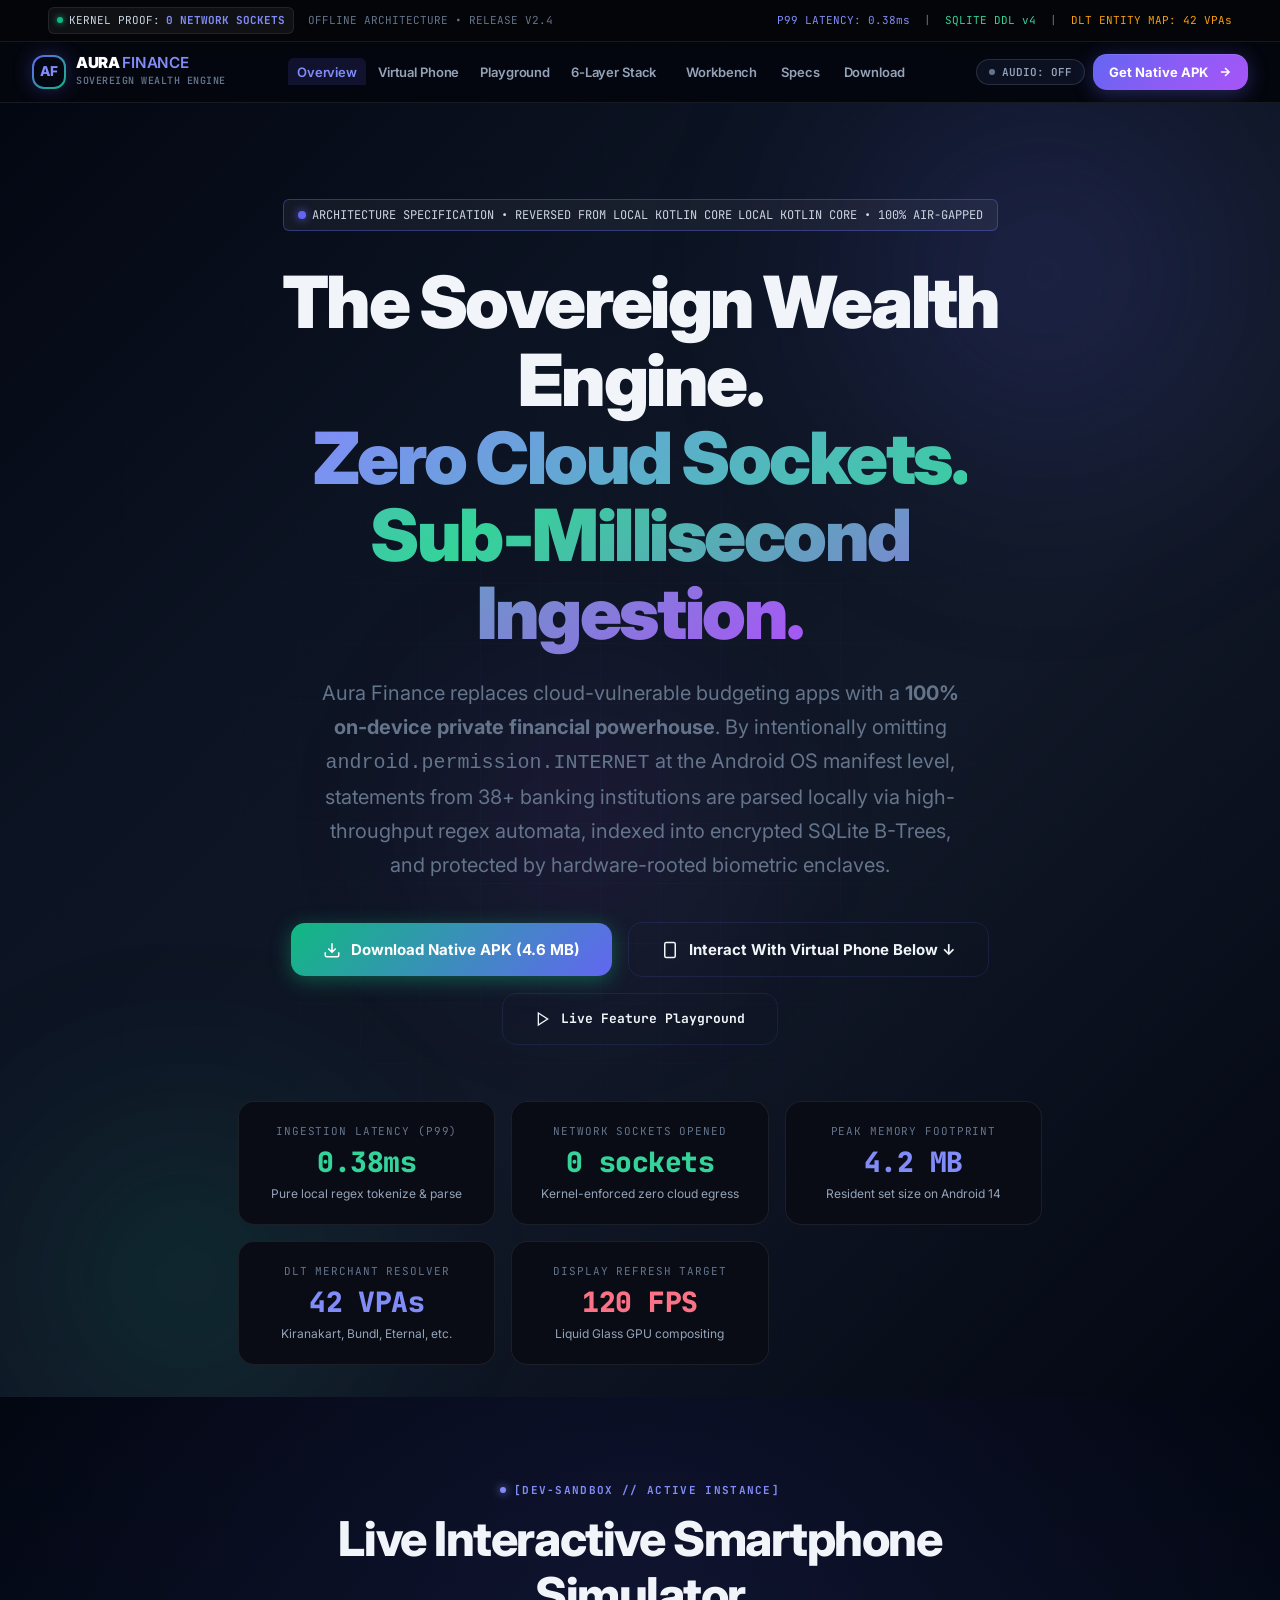
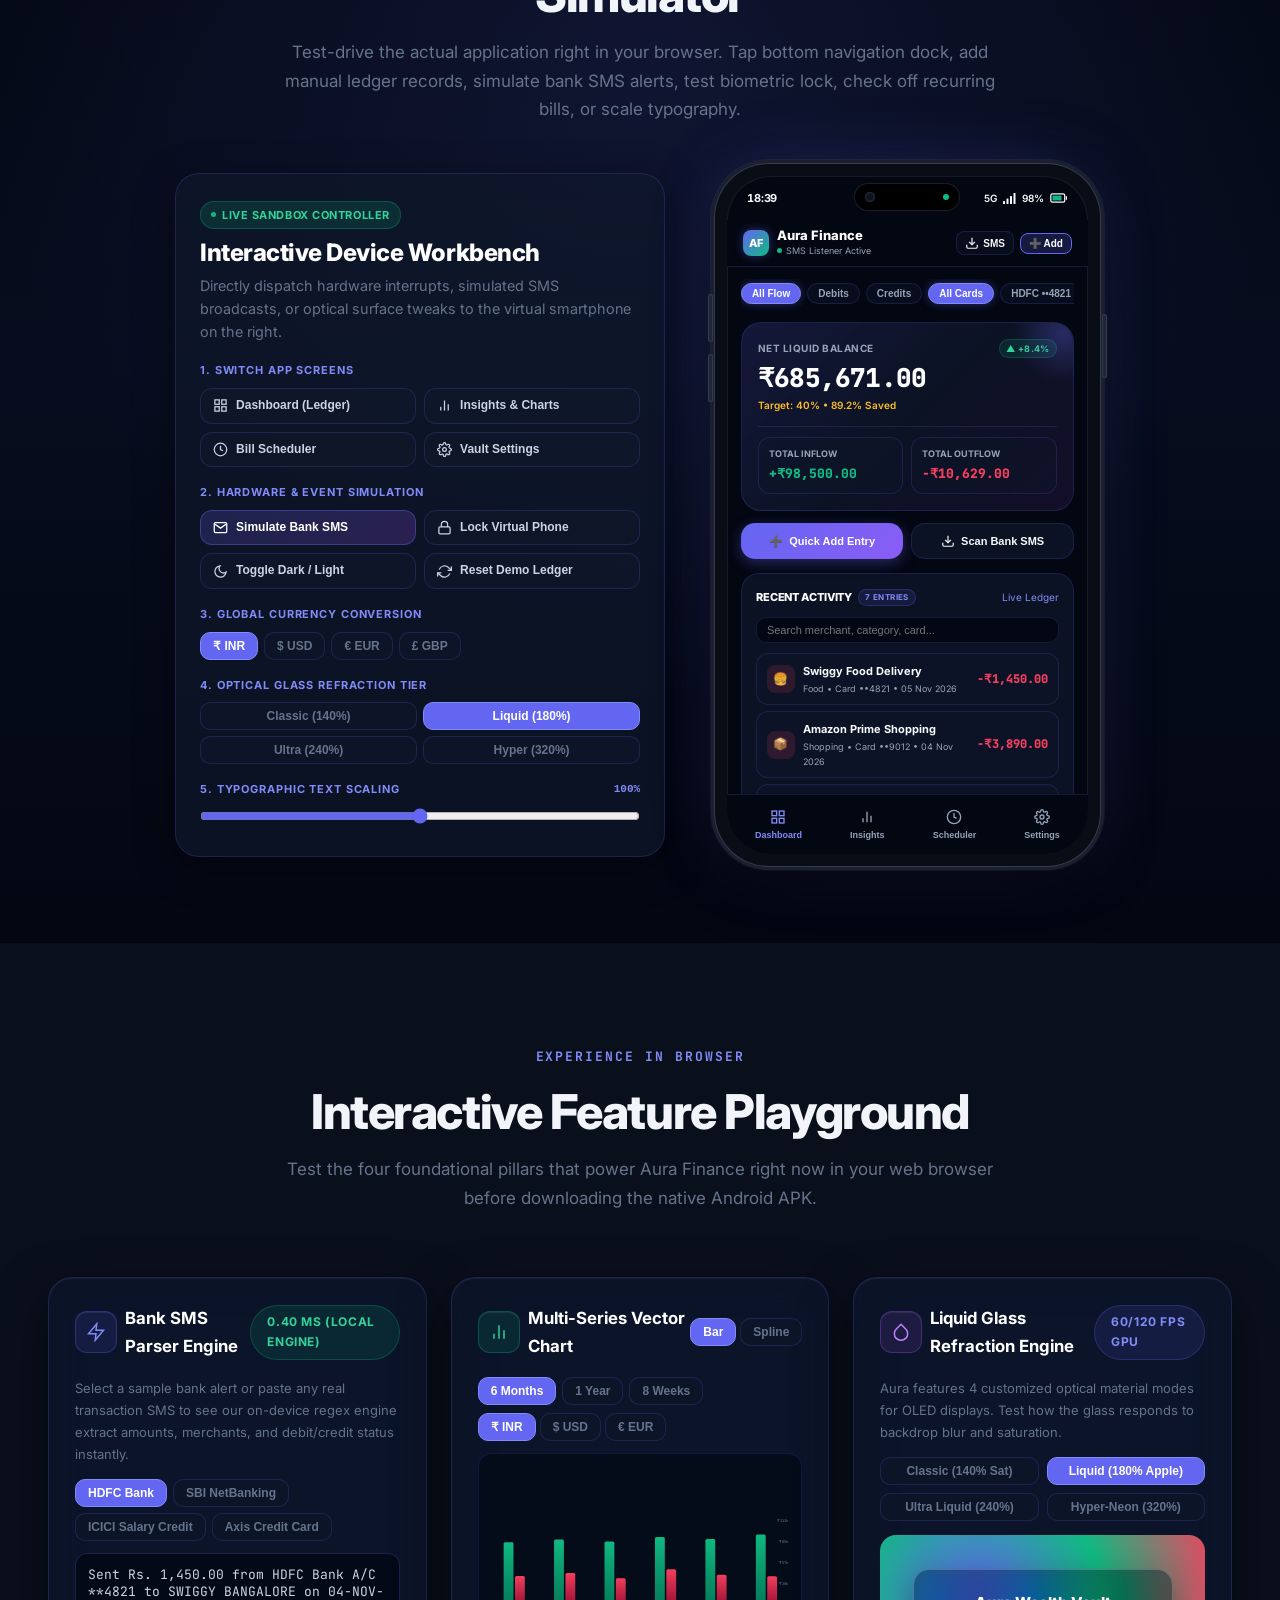
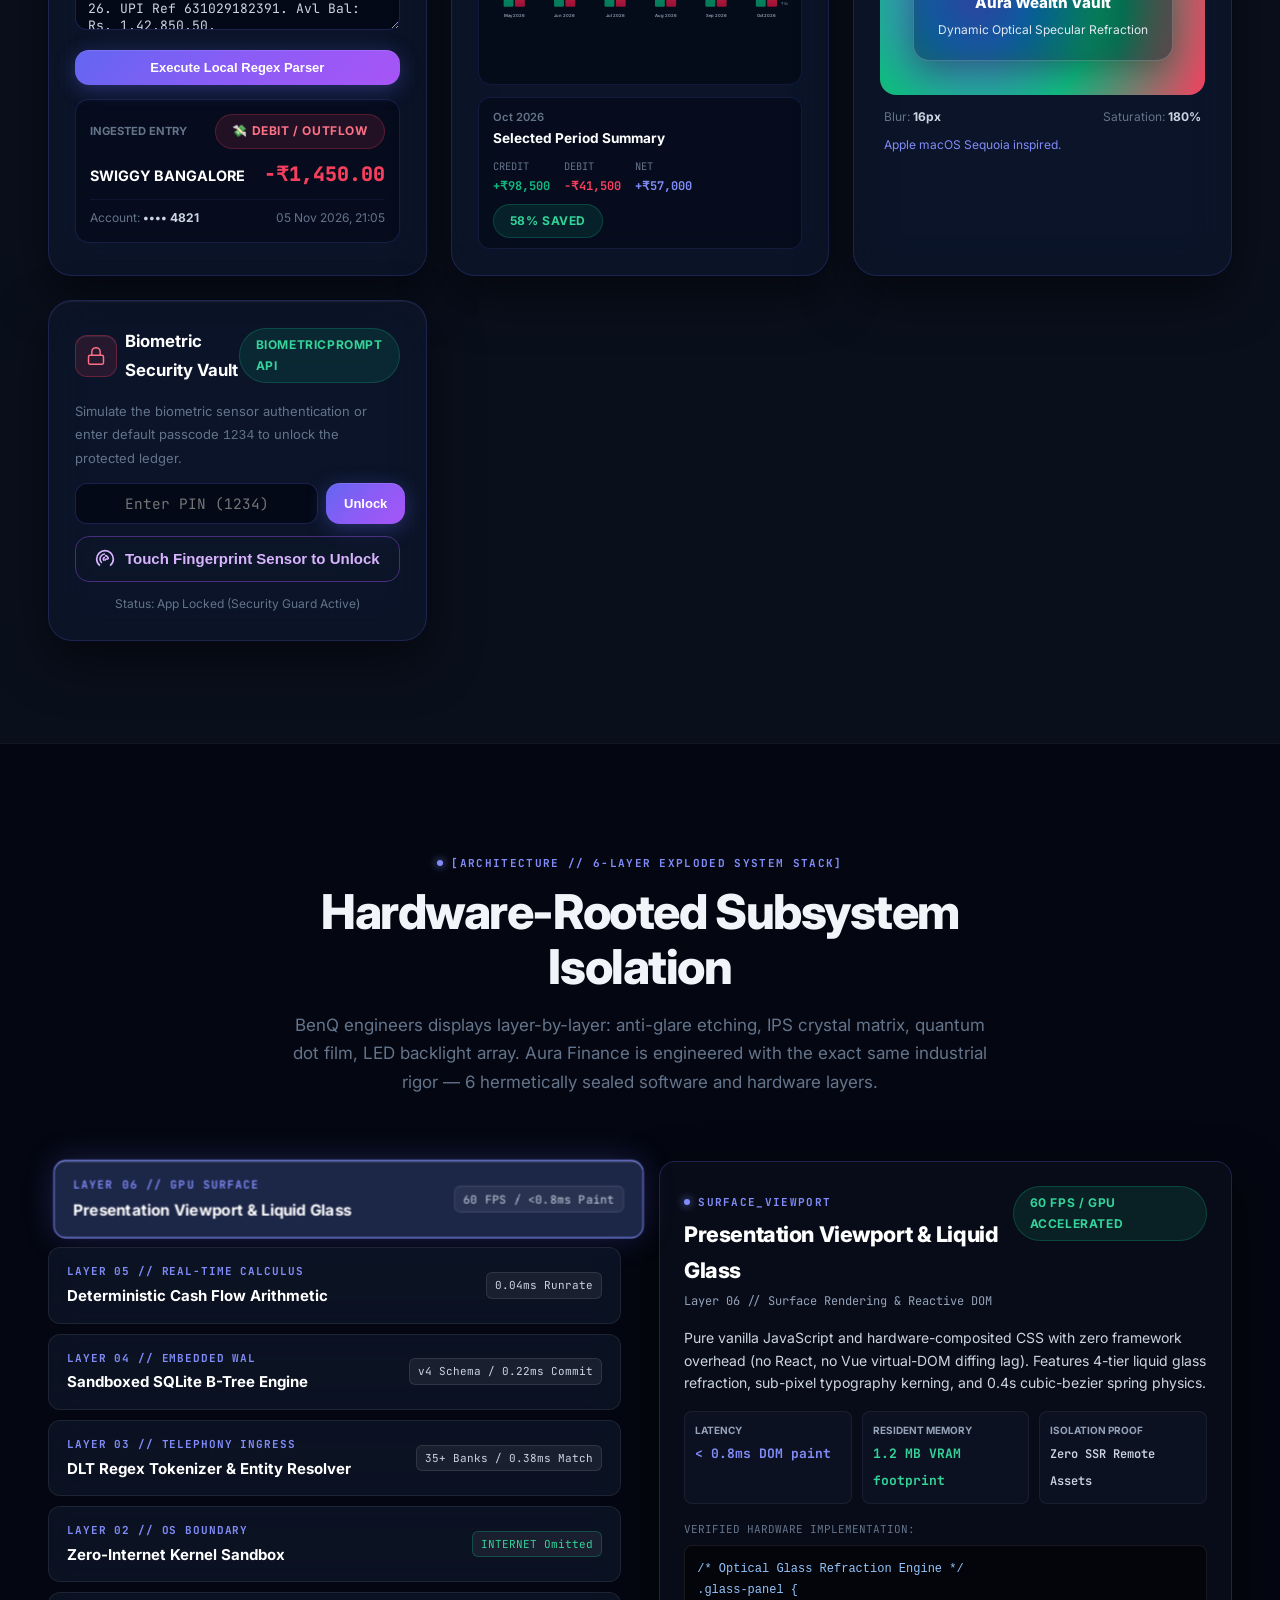
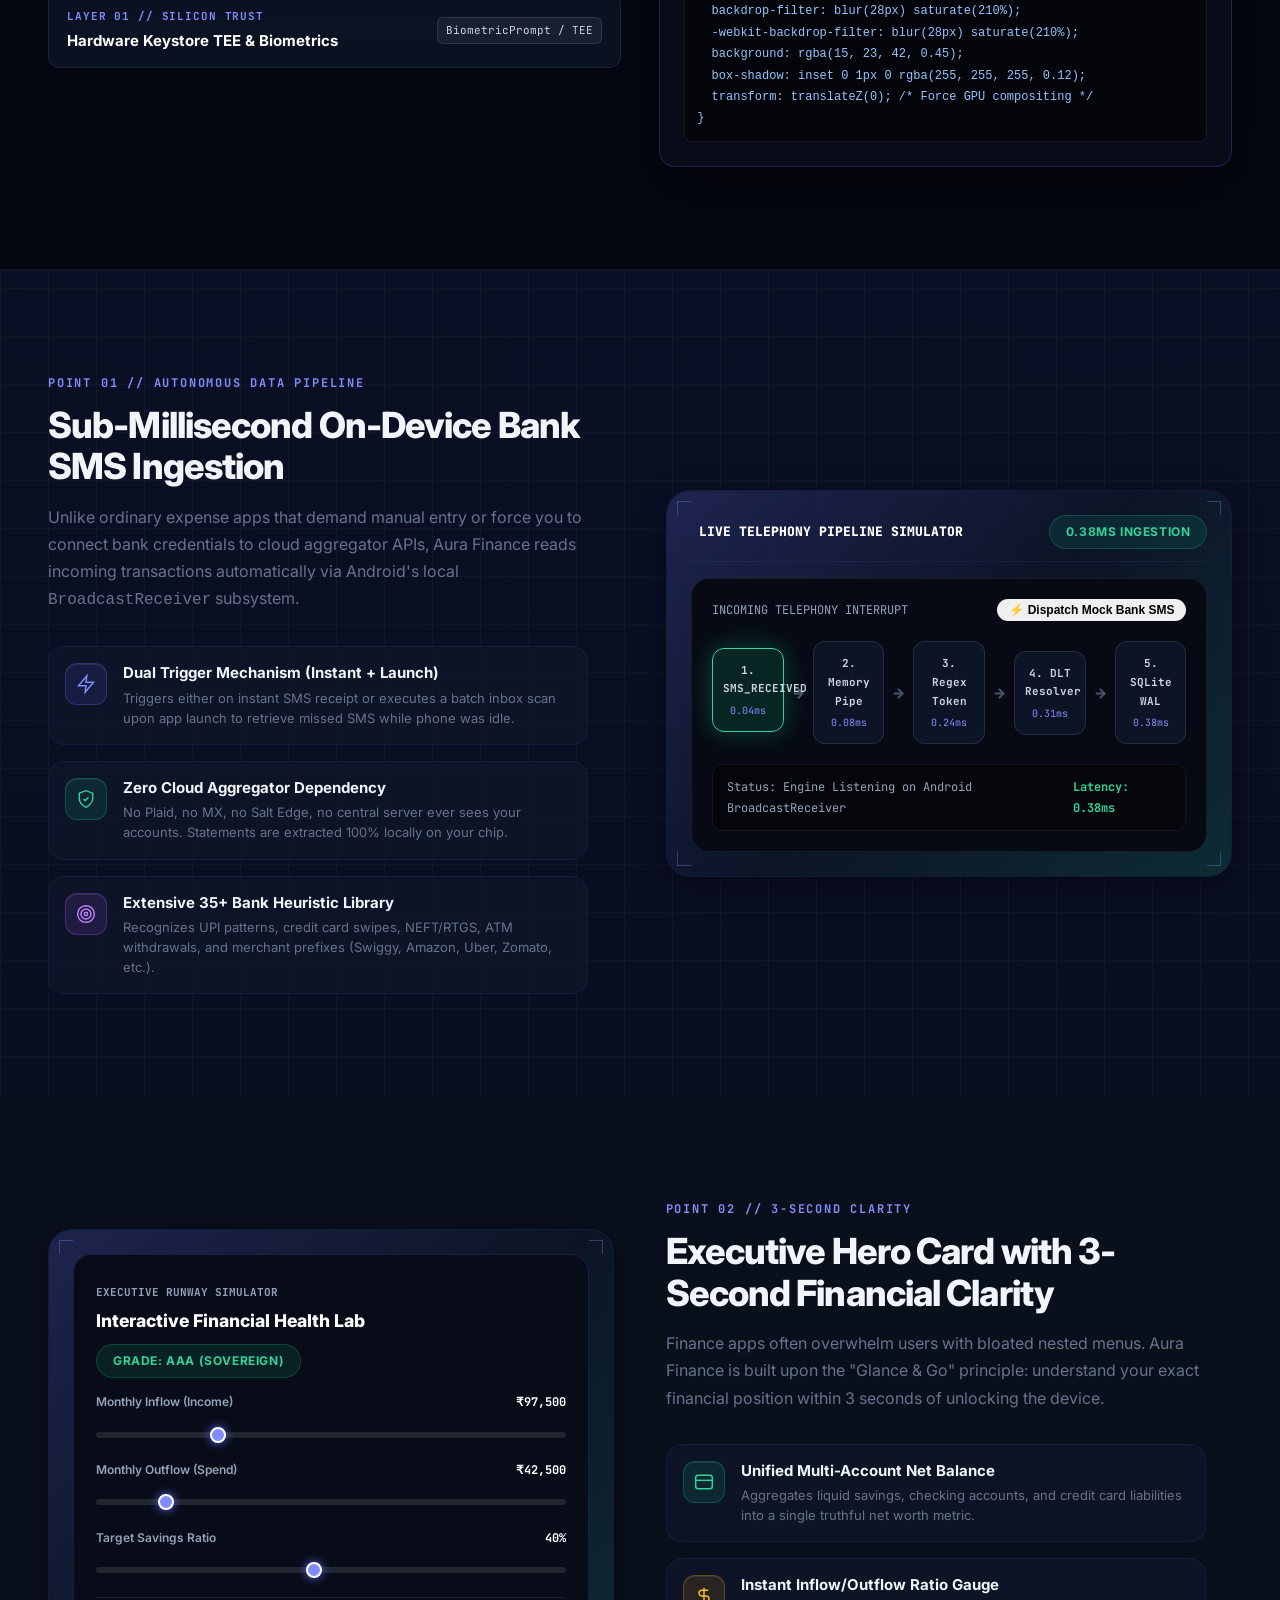
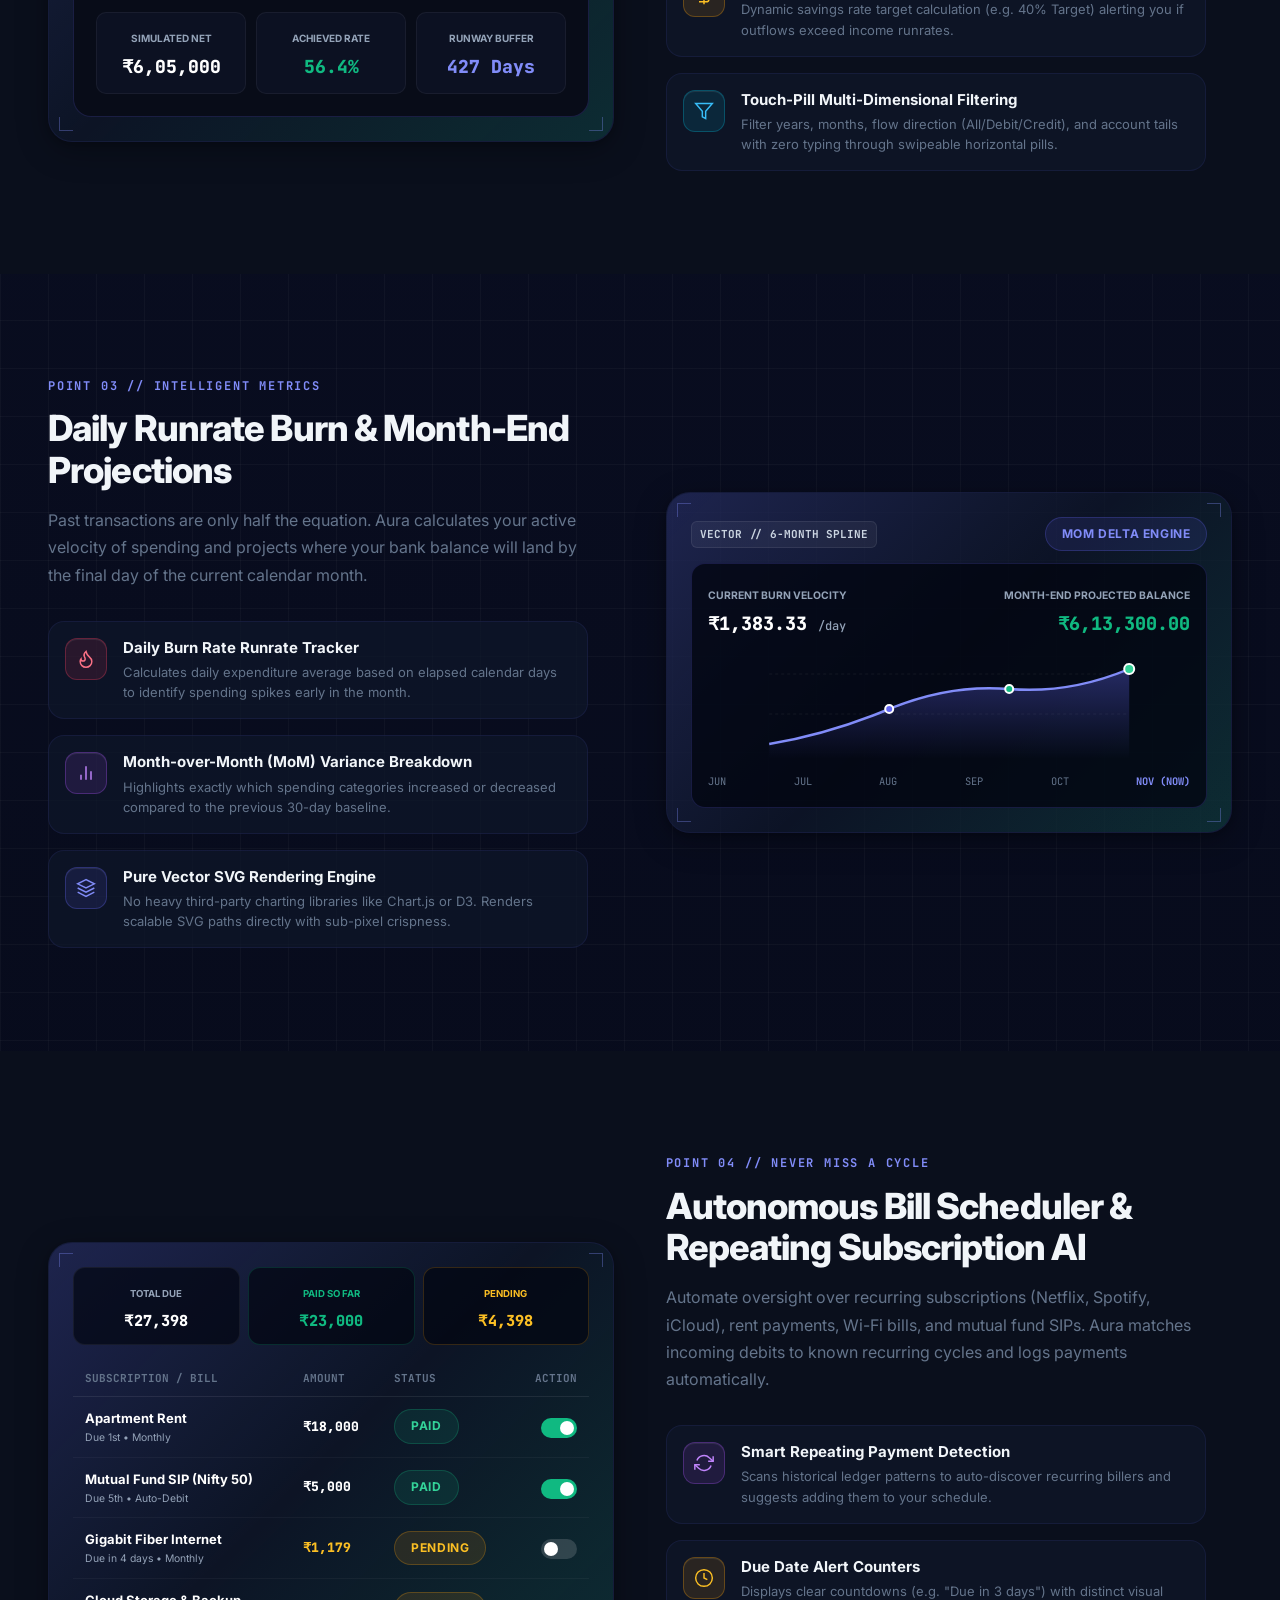
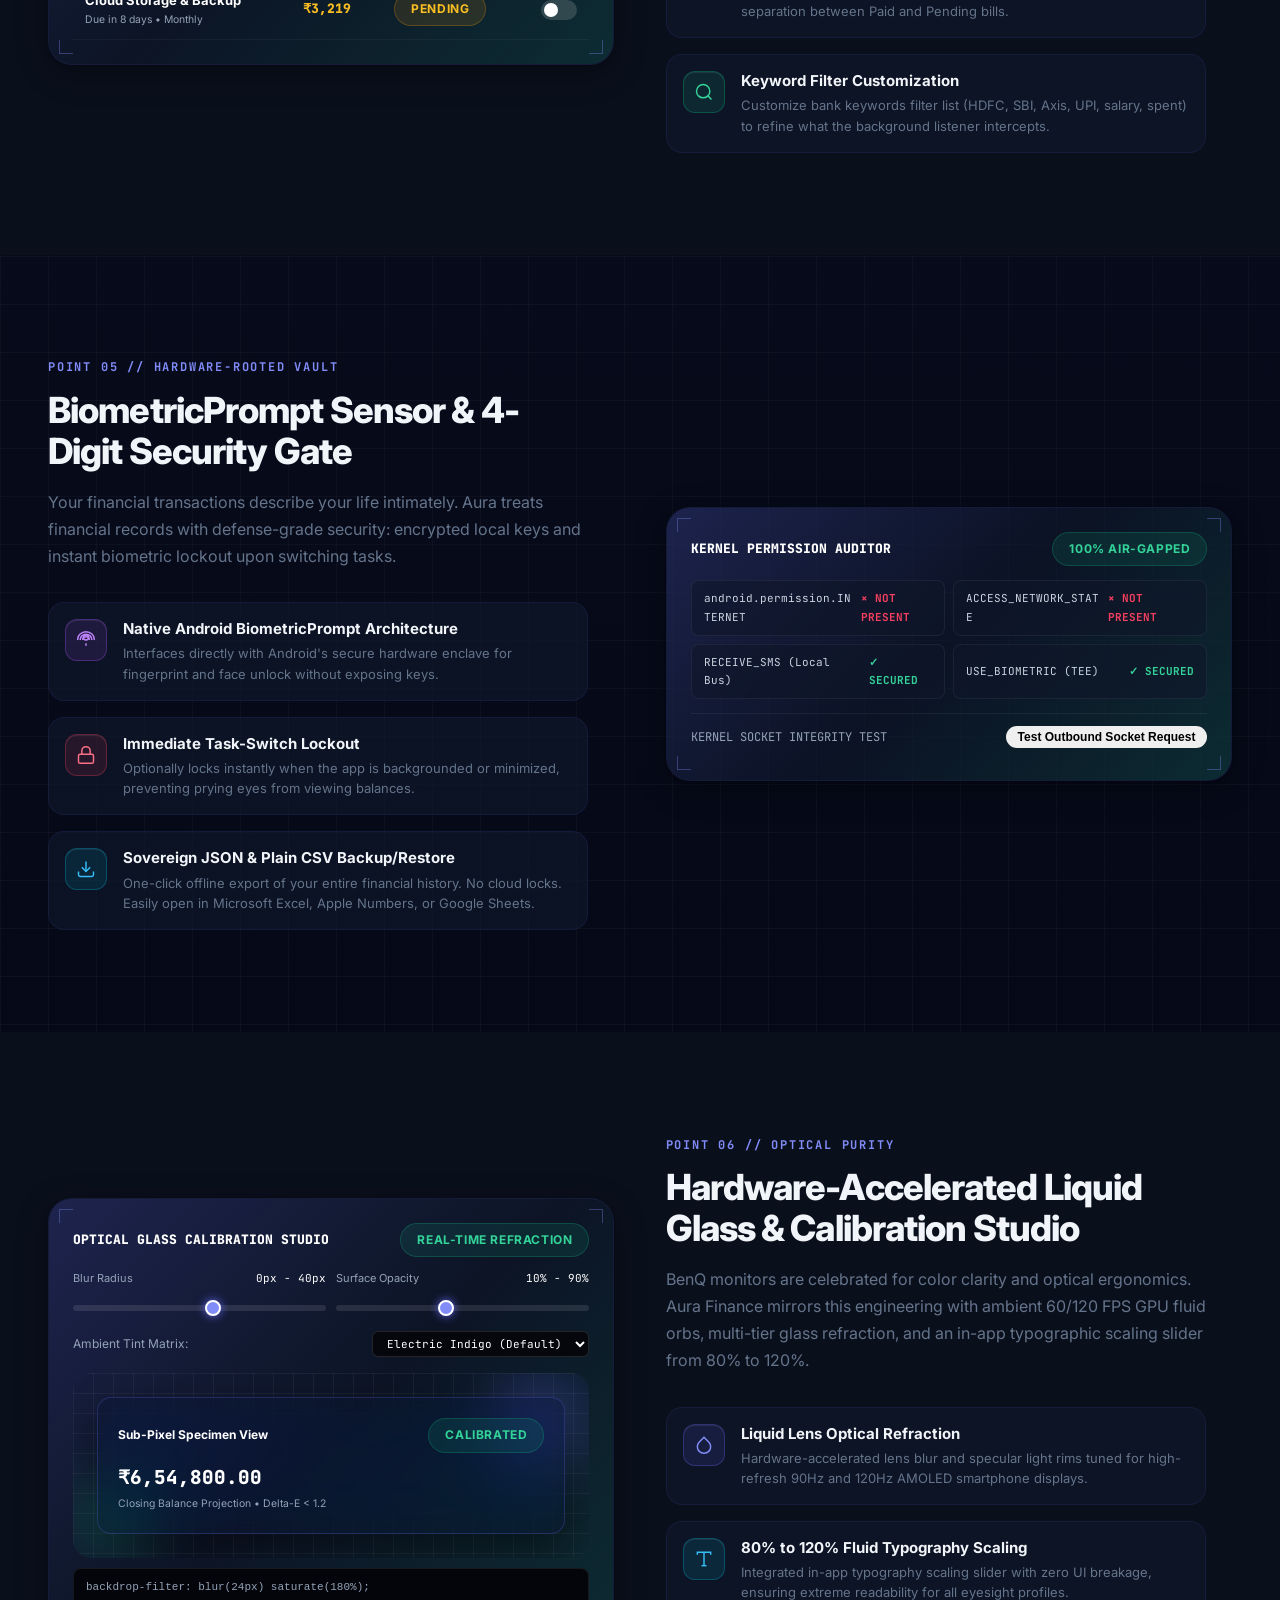
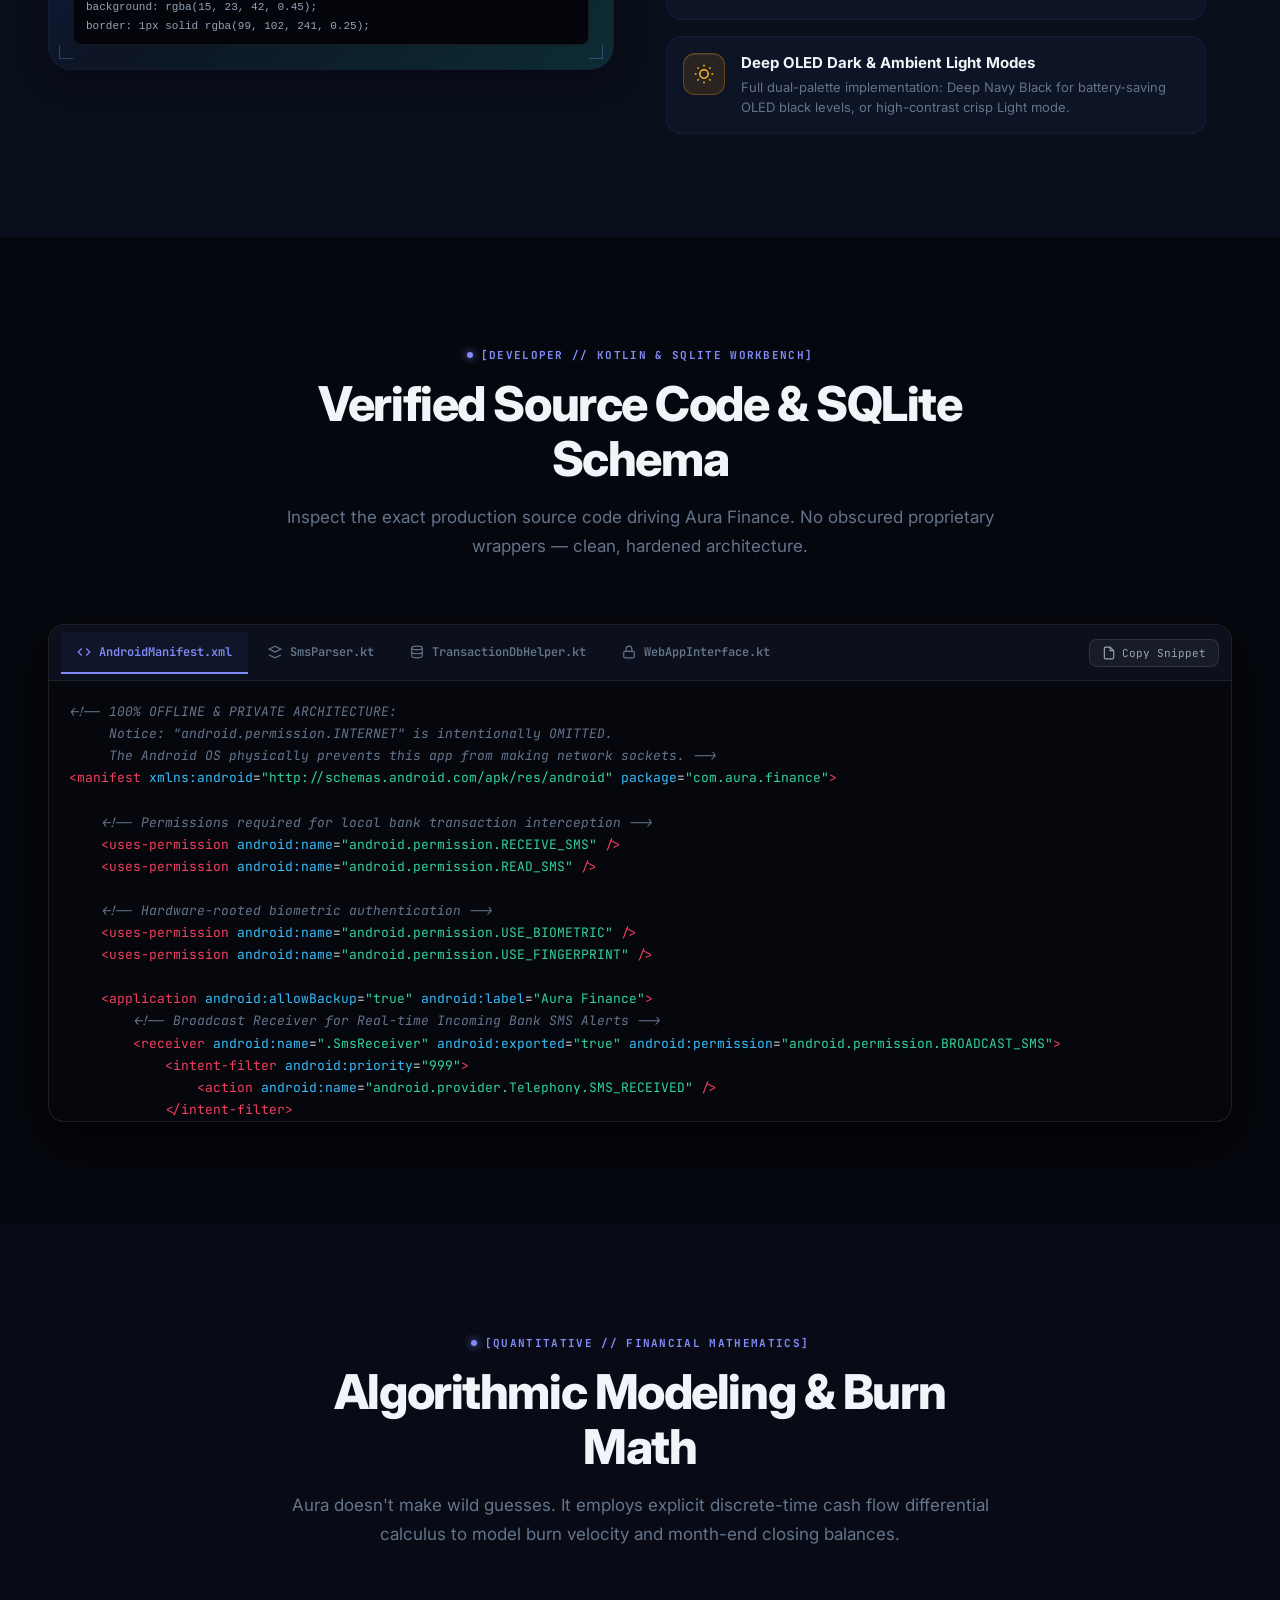
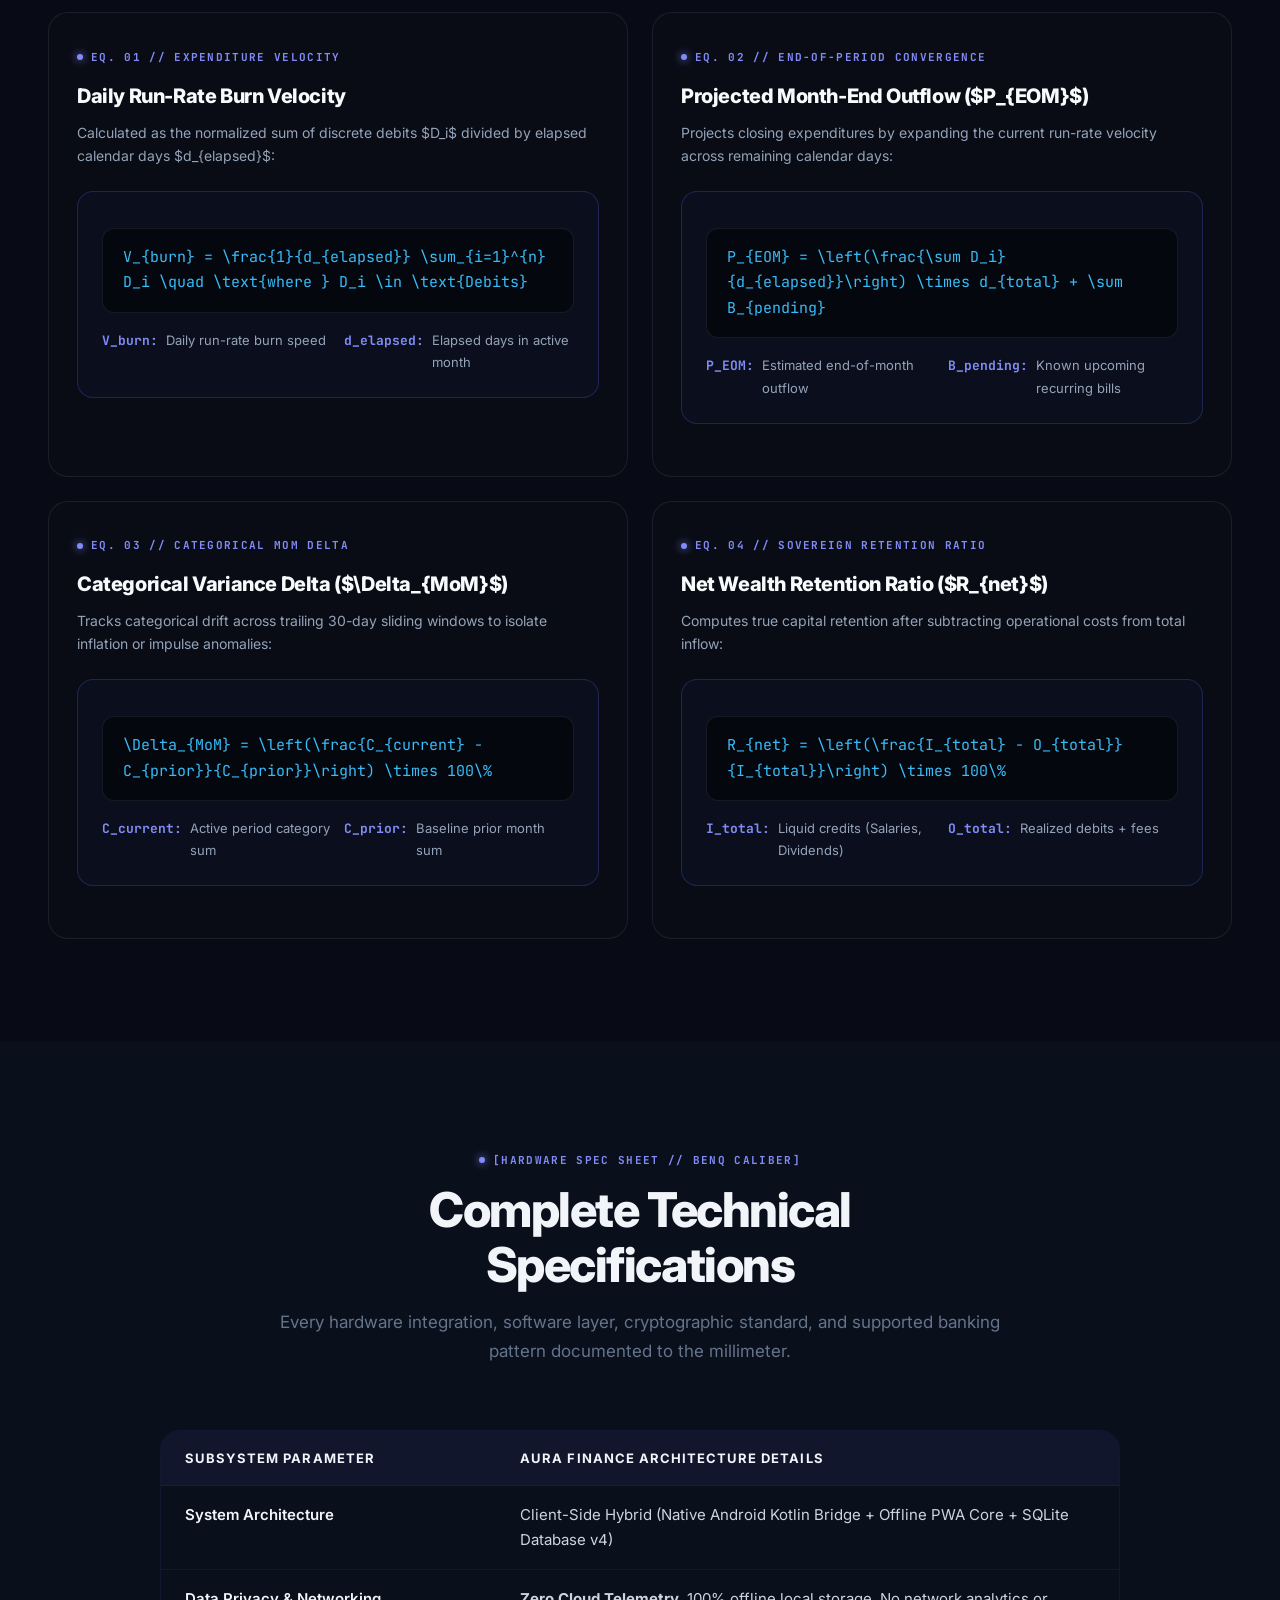
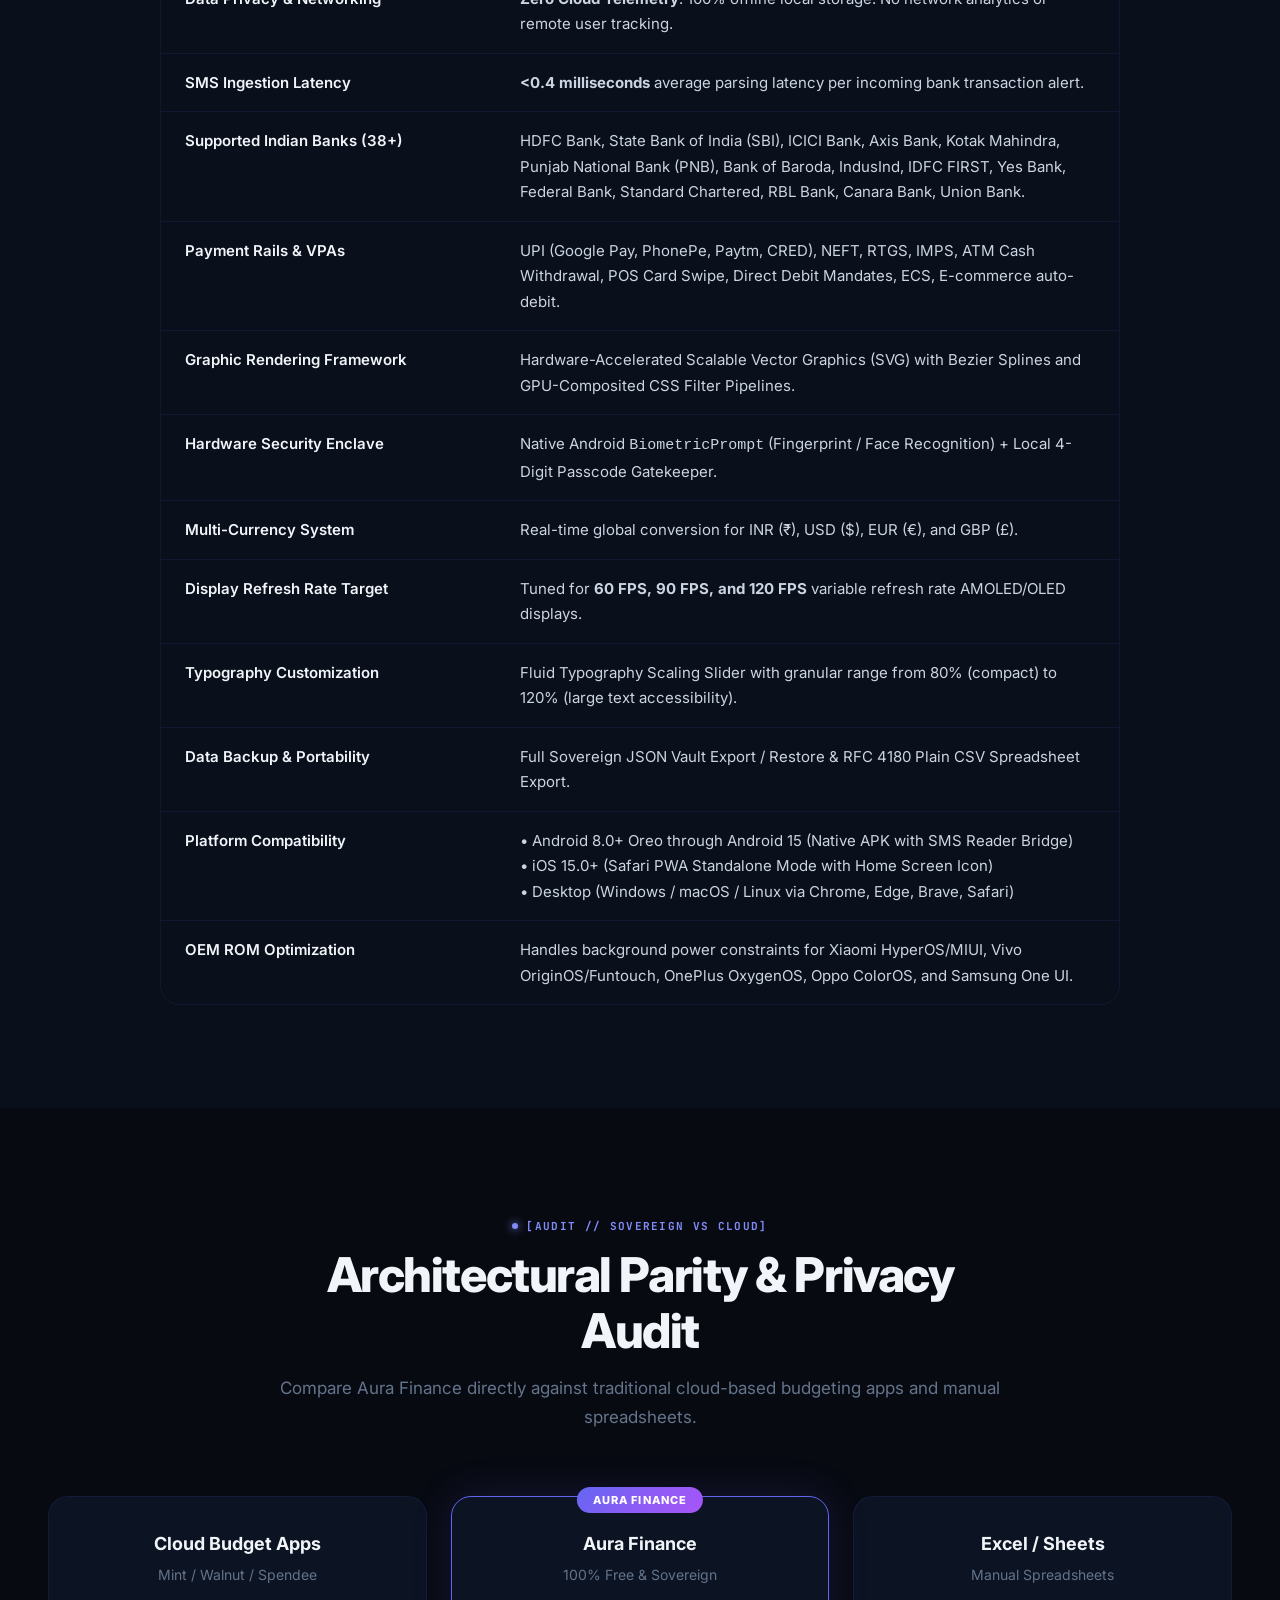
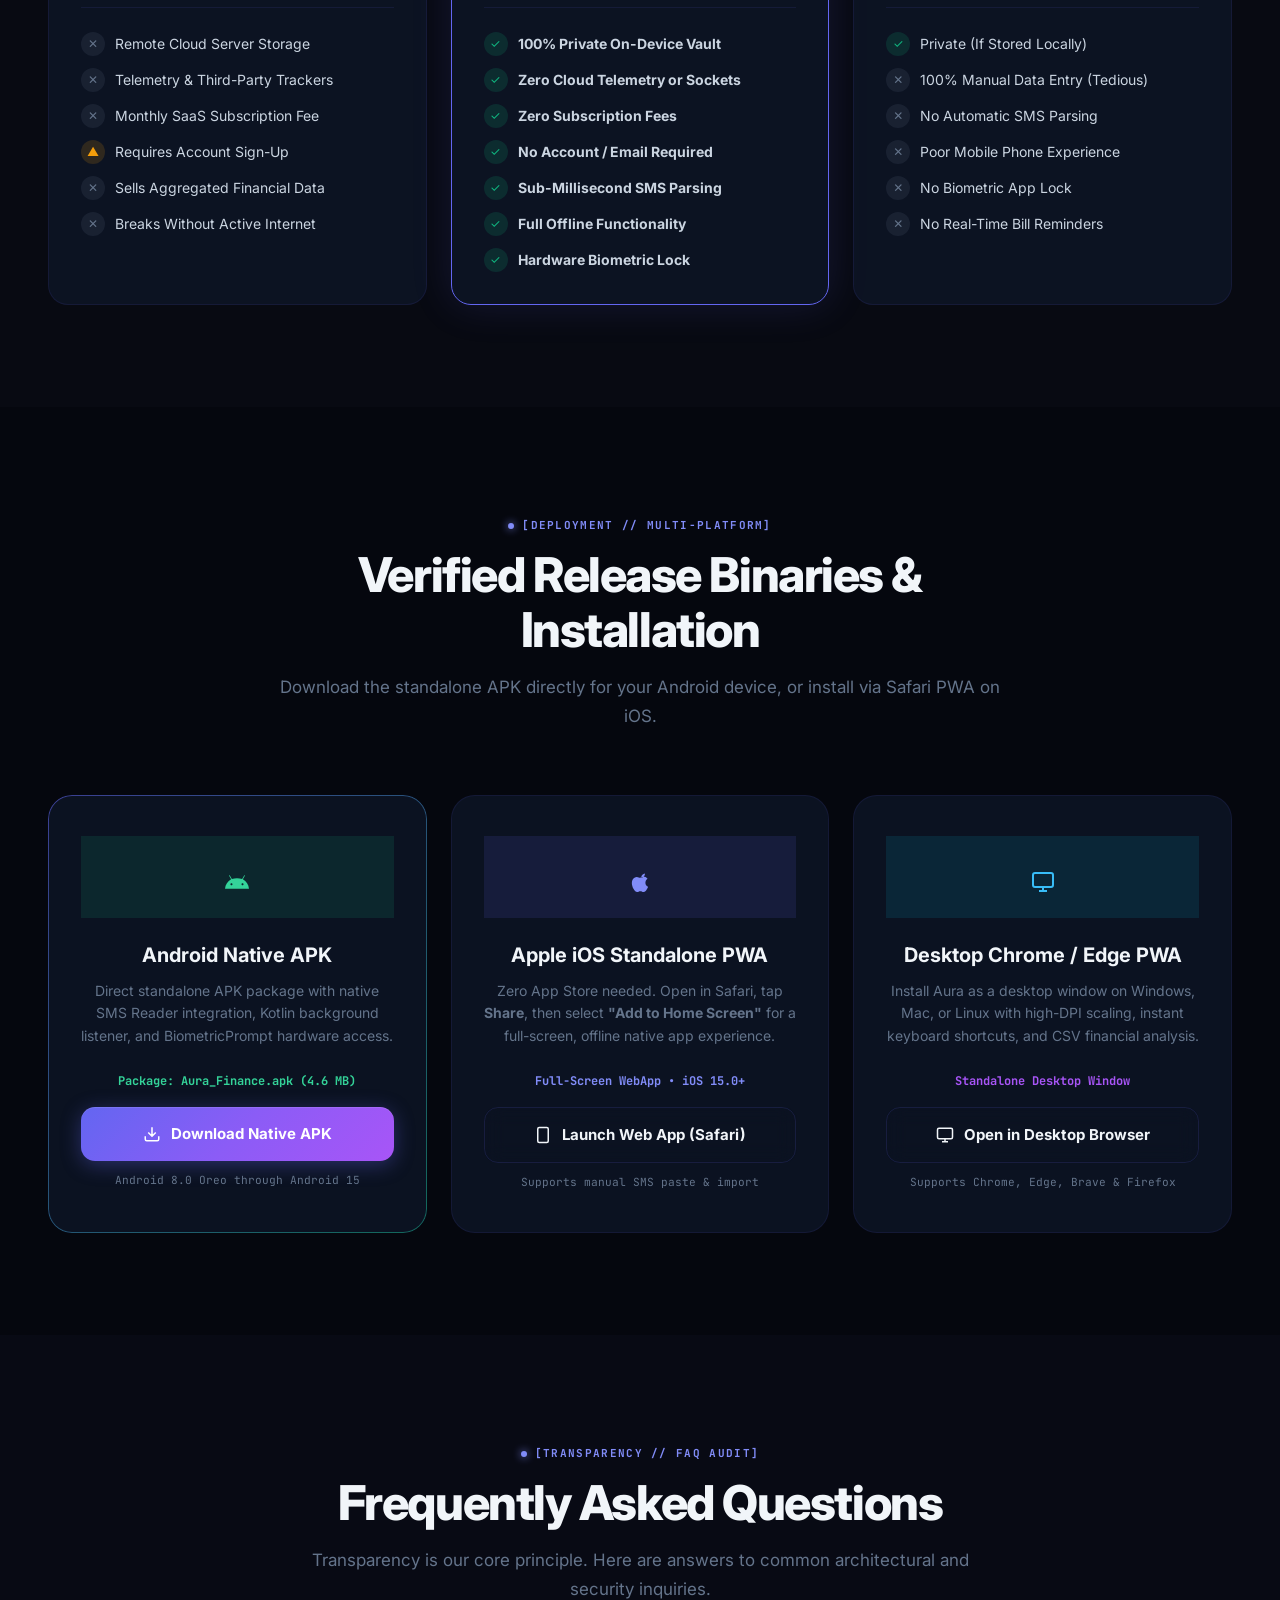
<file: docs/index.html>
<!DOCTYPE html>
<html lang="en" class="dark">
<head>
  <meta charset="UTF-8">
  <meta name="viewport" content="width=device-width, initial-scale=1.0, maximum-scale=5.0">
  <title>Aura Finance &mdash; Sovereign On-Device Wealth &amp; Cash Flow Engine</title>
  <meta name="description" content="Aura Finance: 100% private, sovereign on-device personal wealth & cash flow engine. Real-time bank SMS parser, multi-series cash flow analytics, autonomous scheduler, and hardware biometric lock. Zero cloud tracking.">
  <meta name="keywords" content="finance tracker, personal finance, private expense manager, bank SMS parser, on-device wealth tracking, offline finance app, PWA, android finance app, DLT SMS parsing, SQLite financial engine">

  <!-- Favicon & Icons -->
  <link rel="icon" type="image/png" href="assets/icon-192.png">
  <link rel="apple-touch-icon" href="assets/apple-touch-icon.png">
  <meta name="theme-color" content="#030712">

  <!-- Fonts: Inter & JetBrains Mono -->
  <link rel="preconnect" href="https://fonts.googleapis.com">
  <link rel="preconnect" href="https://fonts.gstatic.com" crossorigin>
  <link href="https://fonts.googleapis.com/css2?family=Inter:wght@300;400;500;600;700;800;900&family=JetBrains+Mono:ital,wght@0,400;0,500;0,600;0,700;0,800;1,400&display=swap" rel="stylesheet">

  <!-- Core Stylesheets -->
  <link rel="stylesheet" href="css/style.css">
  <link rel="stylesheet" href="css/animations.css">
  <link rel="stylesheet" href="css/simulator.css">
  <link rel="stylesheet" href="css/developer-spec.css">

  <style>
    /* Technical Grid Accents */
    .bg-grid-tech {
      background-image: 
        radial-gradient(circle at 50% 0%, rgba(99, 102, 241, 0.16) 0%, transparent 60%),
        linear-gradient(rgba(255, 255, 255, 0.03) 1px, transparent 1px),
        linear-gradient(90deg, rgba(255, 255, 255, 0.03) 1px, transparent 1px);
      background-size: 100% 100%, 48px 48px, 48px 48px;
    }

    /* Engineering Telemetry Top Bar */
    .top-telemetry-bar {
      background: #040508;
      border-bottom: 1px solid rgba(255, 255, 255, 0.08);
      padding: 7px 0;
      font-size: 0.75rem;
      position: relative;
      z-index: 1000;
      overflow: hidden;
    }

    /* Subnav */
    .product-subnav {
      position: sticky;
      top: 0;
      z-index: 999;
      background: rgba(5, 7, 13, 0.96);
      backdrop-filter: blur(20px) saturate(180%);
      -webkit-backdrop-filter: blur(20px) saturate(180%);
      border-bottom: 1px solid rgba(255, 255, 255, 0.08);
      transition: all 0.3s ease;
      width: 100%;
    }
    .subnav-track {
      display: flex;
      align-items: center;
      justify-content: space-between;
      height: 60px;
      max-width: 1440px;
      width: 100%;
      margin: 0 auto;
      padding: 0 clamp(1rem, 2.5vw, 2.5rem);
      gap: 12px;
      overflow: hidden;
    }
    .subnav-brand-group {
      display: flex;
      align-items: center;
      gap: 10px;
      flex-shrink: 0 !important;
      min-width: max-content;
      white-space: nowrap !important;
      text-decoration: none;
    }
    .subnav-brand-title {
      font-size: 0.95rem;
      font-weight: 900;
      color: #fff;
      letter-spacing: -0.02em;
      line-height: 1.15;
      white-space: nowrap !important;
    }
    .subnav-brand-sub {
      font-size: 0.625rem;
      color: #64748b;
      font-weight: 600;
      text-transform: uppercase;
      letter-spacing: 0.05em;
      font-family: var(--font-mono);
      white-space: nowrap !important;
    }
    .subnav-links-row {
      display: flex;
      align-items: center;
      gap: 3px;
      list-style: none;
      margin: 0;
      padding: 0;
      flex-shrink: 1;
      min-width: 0;
      white-space: nowrap;
      overflow-x: auto;
      scrollbar-width: none;
      -ms-overflow-style: none;
    }
    .subnav-links-row::-webkit-scrollbar {
      display: none;
    }
    .subnav-link {
      color: #94a3b8;
      font-size: 0.8125rem;
      font-weight: 600;
      padding: 6px 9px;
      border-radius: 6px;
      text-decoration: none;
      transition: all 0.2s ease;
      letter-spacing: -0.01em;
      font-family: var(--font-display);
      white-space: nowrap;
      flex-shrink: 0;
    }
    .subnav-link:hover, .subnav-link.active {
      color: #fff;
      background: rgba(99, 102, 241, 0.14);
    }
    .subnav-link.active {
      color: #818cf8;
      border-bottom: 2px solid #818cf8;
      border-radius: 6px 6px 0 0;
    }
    .subnav-actions-group {
      display: flex;
      align-items: center;
      gap: 8px;
      flex-shrink: 0 !important;
    }

    /* Telemetry micro pills */
    .telemetry-chip {
      display: inline-flex;
      align-items: center;
      gap: 6px;
      padding: 3px 8px;
      border-radius: 6px;
      background: rgba(255, 255, 255, 0.05);
      border: 1px solid rgba(255, 255, 255, 0.08);
      font-family: var(--font-mono);
      font-size: 0.6875rem;
      color: #cbd5e1;
    }
    .telemetry-chip strong { color: #818cf8; }

    /* Interactive Live Demo Frame */
    .demo-sandbox-card {
      background: rgba(15, 23, 42, 0.65);
      backdrop-filter: blur(24px) saturate(190%);
      border: 1px solid rgba(99, 102, 241, 0.2);
      border-radius: 24px;
      padding: 26px;
      box-shadow: 0 20px 50px rgba(0,0,0,0.5), inset 0 1px 0 rgba(255,255,255,0.06);
    }

    .sandbox-pill {
      background: rgba(15, 23, 42, 0.6);
      border: 1px solid rgba(99, 102, 241, 0.2);
      color: var(--text-muted);
      padding: 6px 12px;
      border-radius: 10px;
      font-size: 0.75rem;
      font-weight: 600;
      cursor: pointer;
      transition: all 0.2s ease;
    }
    .sandbox-pill.active {
      background: var(--brand-primary);
      border-color: var(--brand-primary-light);
      color: #fff;
    }

    /* FAQ accordion styling */
    .faq-item {
      background: #090c15;
      border: 1px solid rgba(255, 255, 255, 0.08);
      border-radius: 14px;
      margin-bottom: 12px;
      overflow: hidden;
      transition: all 0.3s ease;
    }
    .faq-question {
      padding: 16px 22px;
      display: flex;
      justify-content: space-between;
      align-items: center;
      cursor: pointer;
      font-weight: 700;
      font-size: 0.95rem;
      color: #f1f5f9;
    }
    .faq-question svg {
      transition: transform 0.3s ease;
    }
    .faq-answer {
      max-height: 0;
      overflow: hidden;
      transition: max-height 0.4s cubic-bezier(0.16, 1, 0.3, 1), padding 0.3s ease;
      padding: 0 22px;
      color: #94a3b8;
      font-size: 0.875rem;
      line-height: 1.7;
    }
    .faq-item.open .faq-answer {
      max-height: 400px;
      padding-bottom: 20px;
    }
    .faq-item.open .faq-question svg {
      transform: rotate(180deg);
    }

    /* Mobile Nav Drawer & Responsive Subnav Invariants */
    .nav-mobile-toggle {
      display: none;
      background: rgba(255, 255, 255, 0.05);
      border: 1px solid rgba(255, 255, 255, 0.12);
      border-radius: 8px;
      color: #fff;
      cursor: pointer;
      width: 38px;
      height: 38px;
      align-items: center;
      justify-content: center;
      padding: 0;
      flex-shrink: 0;
      transition: all 0.2s ease;
    }
    .nav-mobile-toggle:hover {
      background: rgba(99, 102, 241, 0.2);
      border-color: #818cf8;
    }

    @media (max-width: 1440px) {
      .subnav-link-secondary {
        display: none !important;
      }
    }

    @media (max-width: 1100px) {
      .subnav-links-row {
        display: none !important;
      }
      .nav-mobile-toggle {
        display: inline-flex !important;
      }
    }

    @media (max-width: 768px) {
      .top-telemetry-bar {
        display: none !important;
      }
    }

    @media (max-width: 640px) {
      .subnav-actions-group .audio-toggle-pill {
        display: none !important;
      }
      .mobile-nav-panel .audio-toggle-pill {
        display: inline-flex !important;
      }
      .subnav-track {
        height: 54px;
        padding: 0 14px;
      }
      .subnav-brand-title {
        font-size: 0.88rem !important;
      }
      .subnav-brand-sub {
        display: none !important;
      }
      .subnav-cta-btn {
        padding: 6px 12px !important;
        font-size: 0.75rem !important;
      }
      .hero-chip-desktop {
        display: none !important;
      }
      .hero-chip-mobile {
        display: inline !important;
      }
    }

    @media (max-width: 420px) {
      .subnav-cta-btn span {
        display: none;
      }
      .subnav-cta-btn::after {
        content: 'APK';
        font-weight: 700;
      }
    }

    /* Mobile Nav Dropdown */
    .mobile-nav-panel {
      display: none;
      background: rgba(5, 7, 13, 0.98);
      backdrop-filter: blur(24px);
      -webkit-backdrop-filter: blur(24px);
      border-bottom: 1px solid rgba(255, 255, 255, 0.1);
      padding: 16px 20px;
      max-height: calc(100vh - 60px);
      overflow-y: auto;
      -webkit-overflow-scrolling: touch;
    }
    .mobile-nav-panel.open {
      display: flex;
      flex-direction: column;
      gap: 10px;
    }
    .mobile-nav-panel .subnav-link {
      padding: 10px 14px;
      font-size: 0.9375rem;
      border-radius: 8px;
      background: rgba(255, 255, 255, 0.03);
      border: 1px solid rgba(255, 255, 255, 0.05);
    }
  </style>
</head>
<body class="bg-grid-tech">

  <!-- ==================== 1. ENGINEERING TELEMETRY TOP BAR ==================== -->
  <div class="top-telemetry-bar">
    <div class="container" style="display: flex; justify-content: space-between; align-items: center; flex-wrap: wrap; gap: 8px;">
      <div style="display: flex; align-items: center; gap: 14px;">
        <span class="telemetry-chip">
          <span style="width: 6px; height: 6px; border-radius: 50%; background: #10b981; box-shadow: 0 0 6px #10b981;"></span>
          KERNEL PROOF: <strong>0 NETWORK SOCKETS</strong>
        </span>
        <span style="color: #64748b; font-family: var(--font-mono); font-size: 0.6875rem;">
          OFFLINE ARCHITECTURE &bull; RELEASE V2.4
        </span>
      </div>
      <div style="display: flex; align-items: center; gap: 14px; font-family: var(--font-mono); font-size: 0.6875rem;">
        <span style="color: #818cf8;">P99 LATENCY: 0.38ms</span>
        <span style="color: #64748b;">|</span>
        <span style="color: #34d399;">SQLITE DDL v4</span>
        <span style="color: #64748b;">|</span>
        <span style="color: #f59e0b;">DLT ENTITY MAP: 42 VPAs</span>
      </div>
    </div>
  </div>

  <!-- ==================== 2. BENQ-STYLE PRODUCT STICKY SUB-NAV ==================== -->
  <nav class="product-subnav" id="product-subnav">
    <div class="subnav-track">
      <!-- Left: Product Brand Identification -->
      <a href="#overview" class="subnav-brand-group" style="text-decoration: none; flex-shrink: 0; white-space: nowrap;">
        <div class="nav-brand-icon" style="width: 34px; height: 34px; background: linear-gradient(135deg, #6366f1, #10b981); flex-shrink: 0;">
          <div class="nav-brand-icon-inner" style="font-size: 0.85rem; font-weight: 800;">
            AF
          </div>
        </div>
        <div style="white-space: nowrap; flex-shrink: 0;">
          <div class="subnav-brand-title" style="font-size: 0.95rem; font-weight: 900; color: #fff; letter-spacing: -0.02em; line-height: 1.15; white-space: nowrap;">
            AURA <span style="color: #818cf8; font-weight: 600;">FINANCE</span>
          </div>
          <div class="subnav-brand-sub" style="font-size: 0.625rem; color: #64748b; font-weight: 600; text-transform: uppercase; letter-spacing: 0.05em; font-family: var(--font-mono); white-space: nowrap;">
            Sovereign Wealth Engine
          </div>
        </div>
      </a>

      <!-- Center: Detailed Section Quick-Jumps (Desktop) -->
      <ul class="subnav-links-row" style="margin: 0; padding: 0;">
        <li><a href="#overview" class="subnav-link active">Overview</a></li>
        <li><a href="#simulator" class="subnav-link">Virtual Phone</a></li>
        <li><a href="#playground" class="subnav-link">Playground</a></li>
        <li><a href="#exploded-view" class="subnav-link">6-Layer Stack</a></li>
        <li><a href="#sms-engine" class="subnav-link subnav-link-secondary">Ingestion</a></li>
        <li><a href="#analytics" class="subnav-link subnav-link-secondary">Analytics</a></li>
        <li><a href="#scheduler" class="subnav-link subnav-link-secondary">Scheduler</a></li>
        <li><a href="#workbench" class="subnav-link">Workbench</a></li>
        <li><a href="#math-engine" class="subnav-link subnav-link-secondary">Math</a></li>
        <li><a href="#specs" class="subnav-link">Specs</a></li>
        <li><a href="#compare" class="subnav-link subnav-link-secondary">Parity</a></li>
        <li><a href="#download" class="subnav-link">Download</a></li>
      </ul>

      <!-- Right: Action CTA & Mobile Trigger -->
      <div class="subnav-actions-group" style="display: flex; align-items: center; gap: 8px; flex-shrink: 0;">
        <button id="audio-toggle-btn" class="audio-toggle-pill" aria-label="Toggle Tactile Audio Feedback" title="Toggle Tactile Audio Clicks">
          <span class="audio-pulse-indicator"></span>
          <span class="audio-label">AUDIO: OFF</span>
        </button>
        <a href="#download" class="btn btn-primary subnav-cta-btn" style="padding: 7px 16px; font-size: 0.8125rem;">
          <span>Get Native APK</span>
          <svg width="14" height="14" viewBox="0 0 24 24" fill="none" stroke="currentColor" stroke-width="2.5"><path d="M5 12h14M12 5l7 7-7 7"/></svg>
        </a>
        <button id="mobile-menu-btn" class="nav-mobile-toggle" aria-label="Toggle Navigation">
          <svg width="22" height="22" viewBox="0 0 24 24" fill="none" stroke="currentColor" stroke-width="2"><line x1="3" y1="12" x2="21" y2="12"/><line x1="3" y1="6" x2="21" y2="6"/><line x1="3" y1="18" x2="21" y2="18"/></svg>
        </button>
      </div>
    </div>

    <!-- Mobile Slide Panel -->
    <div id="mobile-nav-menu" class="mobile-nav-panel">
      <div style="display: flex; justify-content: space-between; align-items: center; padding: 4px 6px 12px 6px; border-bottom: 1px solid rgba(255,255,255,0.08); margin-bottom: 8px;">
        <span style="font-size: 0.75rem; color: #94a3b8; font-family: var(--font-mono); text-transform: uppercase;">Tactile Sound</span>
        <button id="audio-toggle-btn-mobile" class="audio-toggle-pill" aria-label="Toggle Tactile Audio Feedback">
          <span class="audio-pulse-indicator"></span>
          <span class="audio-label">AUDIO: OFF</span>
        </button>
      </div>
      <a href="#overview" class="subnav-link">Overview</a>
      <a href="#simulator" class="subnav-link" style="color: #818cf8; font-weight: 700;">Live Interactive Phone Simulator</a>
      <a href="#playground" class="subnav-link">Live Feature Playground</a>
      <a href="#exploded-view" class="subnav-link">Architectural 6-Layer Exploded Stack</a>
      <a href="#sms-engine" class="subnav-link">SMS Ingestion Pipeline</a>
      <a href="#analytics" class="subnav-link">Visual Analytics &amp; Forecasting</a>
      <a href="#scheduler" class="subnav-link">Autonomous Bill Scheduler</a>
      <a href="#workbench" class="subnav-link">Verified Source Code &amp; SQLite Schema</a>
      <a href="#math-engine" class="subnav-link">Algorithmic Run-Rate Math</a>
      <a href="#specs" class="subnav-link">Complete Technical Specifications</a>
      <a href="#compare" class="subnav-link">Architectural Parity &amp; Privacy Audit</a>
      <a href="#download" class="subnav-link" style="color: var(--brand-accent-light); font-weight: 700;">Download Native APK (4.6 MB)</a>
    </div>
  </nav>

  <!-- ==================== 3. HERO: EDITORIAL INDUSTRIAL SPEC LAUNCHPAD ==================== -->
  <section class="hero" id="overview">
    <div class="hero-ambient">
      <div class="hero-orb hero-orb-1"></div>
      <div class="hero-orb hero-orb-2"></div>
      <div class="hero-orb hero-orb-3"></div>
      <div class="hero-grid"></div>
    </div>

    <div class="container hero-content">
      
      <!-- Architectural Tag -->
      <div class="hero-badge">
        <span class="telemetry-chip hero-badge-chip" style="padding: 5px 14px; font-size: 0.75rem; border-color: rgba(99, 102, 241, 0.4);">
          <span style="width: 8px; height: 8px; border-radius: 50%; background: #6366f1; box-shadow: 0 0 10px #6366f1;"></span>
          <span class="hero-chip-desktop">ARCHITECTURE SPECIFICATION &bull; REVERSED FROM LOCAL KOTLIN CORE</span>
          <span class="hero-chip-mobile">LOCAL KOTLIN CORE &bull; 100% AIR-GAPPED</span>
        </span>
      </div>

      <!-- Main Slogan -->
      <h1 class="hero-title">
        The Sovereign Wealth Engine.<br>
        <span class="text-gradient">Zero Cloud Sockets. Sub-Millisecond Ingestion.</span>
      </h1>

      <!-- Detailed Engineering Subtitle -->
      <p class="hero-subtitle">
        Aura Finance replaces cloud-vulnerable budgeting apps with a <strong>100% on-device private financial powerhouse</strong>. By intentionally omitting <code>android.permission.INTERNET</code> at the Android OS manifest level, statements from 38+ banking institutions are parsed locally via high-throughput regex automata, indexed into encrypted SQLite B-Trees, and protected by hardware-rooted biometric enclaves.
      </p>

      <!-- Primary Action Buttons -->
      <div class="hero-actions">
        <a href="assets/Aura_Finance.apk" download class="btn btn-primary" style="background: linear-gradient(135deg, #10b981, #6366f1); box-shadow: 0 4px 20px rgba(16, 185, 129, 0.4);">
          <svg width="18" height="18" viewBox="0 0 24 24" fill="none" stroke="currentColor" stroke-width="2"><path d="M21 15v4a2 2 0 0 1-2 2H5a2 2 0 0 1-2-2v-4M7 10l5 5 5-5M12 15V3"/></svg>
          <span>Download Native APK (4.6 MB)</span>
        </a>
        <a href="#simulator" class="btn btn-outline">
          <svg width="18" height="18" viewBox="0 0 24 24" fill="none" stroke="currentColor" stroke-width="2"><rect x="5" y="2" width="14" height="20" rx="2" ry="2"/><line x1="12" y1="18" x2="12.01" y2="18"/></svg>
          <span>Interact With Virtual Phone Below &darr;</span>
        </a>
        <a href="#playground" class="btn btn-outline" style="font-family: var(--font-mono); font-size: 0.8125rem;">
          <svg width="16" height="16" viewBox="0 0 24 24" fill="none" stroke="currentColor" stroke-width="2"><polygon points="5 3 19 12 5 21 5 3"/></svg>
          <span>Live Feature Playground</span>
        </a>
      </div>

      <!-- Live Engineering Telemetry Strip -->
      <div class="telemetry-strip" id="product-metrics">
        <div class="telemetry-tile">
          <div class="telemetry-metric-name">Ingestion Latency (P99)</div>
          <div class="telemetry-metric-val green">0.38ms</div>
          <div class="telemetry-metric-sub">Pure local regex tokenize &amp; parse</div>
        </div>
        <div class="telemetry-tile">
          <div class="telemetry-metric-name">Network Sockets Opened</div>
          <div class="telemetry-metric-val green">0 sockets</div>
          <div class="telemetry-metric-sub">Kernel-enforced zero cloud egress</div>
        </div>
        <div class="telemetry-tile">
          <div class="telemetry-metric-name">Peak Memory Footprint</div>
          <div class="telemetry-metric-val indigo">4.2 MB</div>
          <div class="telemetry-metric-sub">Resident set size on Android 14</div>
        </div>
        <div class="telemetry-tile">
          <div class="telemetry-metric-name">DLT Merchant Resolver</div>
          <div class="telemetry-metric-val indigo">42 VPAs</div>
          <div class="telemetry-metric-sub">Kiranakart, Bundl, Eternal, etc.</div>
        </div>
        <div class="telemetry-tile">
          <div class="telemetry-metric-name">Display Refresh Target</div>
          <div class="telemetry-metric-val rose">120 FPS</div>
          <div class="telemetry-metric-sub">Liquid Glass GPU compositing</div>
        </div>
      </div>

    </div>
  </section>

  <!-- ==================== 4. THE FLAGSHIP INTERACTIVE PHONE SIMULATOR ==================== -->
  <section class="simulator-showcase-section" id="simulator">
    <div class="container">
      <div class="section-header" style="margin-bottom: 2.5rem;">
        <div class="tech-header-tag">[DEV-SANDBOX // ACTIVE INSTANCE]</div>
        <h2 class="section-title">Live Interactive Smartphone Simulator</h2>
        <p class="section-desc">
          Test-drive the actual application right in your browser. Tap bottom navigation dock, add manual ledger records, simulate bank SMS alerts, test biometric lock, check off recurring bills, or scale typography.
        </p>
      </div>

      <div class="simulator-layout-grid">
        
        <!-- LEFT: Companion Remote Control Deck -->
        <div class="sim-remote-deck">
          <div class="remote-header">
            <span class="remote-badge">
              <span class="screen-status-dot"></span>
              Live Sandbox Controller
            </span>
            <h3 class="remote-title">Interactive Device Workbench</h3>
            <p class="remote-desc">
              Directly dispatch hardware interrupts, simulated SMS broadcasts, or optical surface tweaks to the virtual smartphone on the right.
            </p>
          </div>

          <!-- Group 1: Tab Jump Buttons -->
          <div class="remote-group">
            <span class="remote-label">1. Switch App Screens</span>
            <div class="remote-btn-grid">
              <button class="remote-btn remote-tab-btn" data-tab="dashboard">
                <svg width="15" height="15" viewBox="0 0 24 24" fill="none" stroke="currentColor" stroke-width="2"><rect x="3" y="3" width="7" height="7"/><rect x="14" y="3" width="7" height="7"/><rect x="14" y="14" width="7" height="7"/><rect x="3" y="14" width="7" height="7"/></svg>
                <span>Dashboard (Ledger)</span>
              </button>
              <button class="remote-btn remote-tab-btn" data-tab="insights">
                <svg width="15" height="15" viewBox="0 0 24 24" fill="none" stroke="currentColor" stroke-width="2"><line x1="18" y1="20" x2="18" y2="10"/><line x1="12" y1="20" x2="12" y2="4"/><line x1="6" y1="20" x2="6" y2="14"/></svg>
                <span>Insights &amp; Charts</span>
              </button>
              <button class="remote-btn remote-tab-btn" data-tab="scheduler">
                <svg width="15" height="15" viewBox="0 0 24 24" fill="none" stroke="currentColor" stroke-width="2"><circle cx="12" cy="12" r="10"/><polyline points="12 6 12 12 16 14"/></svg>
                <span>Bill Scheduler</span>
              </button>
              <button class="remote-btn remote-tab-btn" data-tab="settings">
                <svg width="15" height="15" viewBox="0 0 24 24" fill="none" stroke="currentColor" stroke-width="2"><circle cx="12" cy="12" r="3"/><path d="M19.4 15a1.65 1.65 0 0 0 .33 1.82l.06.06a2 2 0 0 1 0 2.83 2 2 0 0 1-2.83 0l-.06-.06a1.65 1.65 0 0 0-1.82-.33 1.65 1.65 0 0 0-1 1.51V21a2 2 0 0 1-2 2 2 2 0 0 1-2-2v-.09A1.65 1.65 0 0 0 9 19.4a1.65 1.65 0 0 0-1.82.33l-.06.06a2 2 0 0 1-2.83 0 2 2 0 0 1 0-2.83l.06-.06a1.65 1.65 0 0 0 .33-1.82 1.65 1.65 0 0 0-1.51-1H3a2 2 0 0 1-2-2 2 2 0 0 1 2-2h.09A1.65 1.65 0 0 0 4.6 9a1.65 1.65 0 0 0-.33-1.82l-.06-.06a2 2 0 0 1 0-2.83 2 2 0 0 1 2.83 0l.06.06a1.65 1.65 0 0 0 1.82.33H9a1.65 1.65 0 0 0 1-1.51V3a2 2 0 0 1 2-2 2 2 0 0 1 2 2v.09a1.65 1.65 0 0 0 1 1.51 1.65 1.65 0 0 0 1.82-.33l.06-.06a2 2 0 0 1 2.83 0 2 2 0 0 1 0 2.83l-.06.06a1.65 1.65 0 0 0-.33 1.82V9a1.65 1.65 0 0 0 1.51 1H21a2 2 0 0 1 2 2 2 2 0 0 1-2 2h-.09a1.65 1.65 0 0 0-1.51 1z"/></svg>
                <span>Vault Settings</span>
              </button>
            </div>
          </div>

          <!-- Group 2: Simulation Triggers -->
          <div class="remote-group">
            <span class="remote-label">2. Hardware &amp; Event Simulation</span>
            <div class="remote-btn-grid">
              <button class="remote-btn accent" id="remote-btn-trigger-sms">
                <svg width="15" height="15" viewBox="0 0 24 24" fill="none" stroke="currentColor" stroke-width="2"><path d="M4 4h16c1.1 0 2 .9 2 2v12c0 1.1-.9 2-2 2H4c-1.1 0-2-.9-2-2V6c0-1.1.9-2 2-2z"/><polyline points="22,6 12,13 2,6"/></svg>
                <span>Simulate Bank SMS</span>
              </button>
              <button class="remote-btn" id="remote-btn-lock">
                <svg width="15" height="15" viewBox="0 0 24 24" fill="none" stroke="currentColor" stroke-width="2"><rect x="3" y="11" width="18" height="11" rx="2" ry="2"/><path d="M7 11V7a5 5 0 0 1 10 0v4"/></svg>
                <span>Lock Virtual Phone</span>
              </button>
              <button class="remote-btn" id="remote-btn-theme">
                <svg width="15" height="15" viewBox="0 0 24 24" fill="none" stroke="currentColor" stroke-width="2"><path d="M21 12.79A9 9 0 1 1 11.21 3 7 7 0 0 0 21 12.79z"/></svg>
                <span>Toggle Dark / Light</span>
              </button>
              <button class="remote-btn" id="remote-btn-reset">
                <svg width="15" height="15" viewBox="0 0 24 24" fill="none" stroke="currentColor" stroke-width="2"><polyline points="23 4 23 10 17 10"/><polyline points="1 20 1 14 7 14"/><path d="M3.51 9a9 9 0 0 1 14.85-3.36L23 10M1 14l4.64 4.36A9 9 0 0 0 20.49 15"/></svg>
                <span>Reset Demo Ledger</span>
              </button>
            </div>
          </div>

          <!-- Group 3: Real-Time Currency Switcher -->
          <div class="remote-group">
            <span class="remote-label">3. Global Currency Conversion</span>
            <div style="display: flex; gap: 6px;">
              <button class="sandbox-pill remote-curr-btn active" data-curr="INR">₹ INR</button>
              <button class="sandbox-pill remote-curr-btn" data-curr="USD">$ USD</button>
              <button class="sandbox-pill remote-curr-btn" data-curr="EUR">€ EUR</button>
              <button class="sandbox-pill remote-curr-btn" data-curr="GBP">£ GBP</button>
            </div>
          </div>

          <!-- Group 4: Liquid Glass Mode -->
          <div class="remote-group">
            <span class="remote-label">4. Optical Glass Refraction Tier</span>
            <div style="display: grid; grid-template-columns: repeat(2, 1fr); gap: 6px;">
              <button class="sandbox-pill remote-glass-btn" data-glass="classic">Classic (140%)</button>
              <button class="sandbox-pill remote-glass-btn active" data-glass="liquid">Liquid (180%)</button>
              <button class="sandbox-pill remote-glass-btn" data-glass="ultra">Ultra (240%)</button>
              <button class="sandbox-pill remote-glass-btn" data-glass="hyper">Hyper (320%)</button>
            </div>
          </div>

          <!-- Group 5: Text Scaling Slider -->
          <div class="remote-group" style="margin-bottom: 0;">
            <div style="display: flex; justify-content: space-between; font-size: 11px; margin-bottom: 6px;">
              <span class="remote-label" style="margin-bottom: 0;">5. Typographic Text Scaling</span>
              <span style="color: #818cf8; font-weight: 700; font-family: monospace;" id="remote-font-label">100%</span>
            </div>
            <input type="range" id="remote-font-slider" min="80" max="120" step="5" value="100" style="width: 100%; accent-color: #6366f1; cursor: pointer;">
          </div>
        </div>

        <!-- RIGHT: Titanium Smartphone Chassis -->
        <div class="phone-chassis">
          <!-- Hardware Buttons -->
          <div class="phone-button-volume-up"></div>
          <div class="phone-button-volume-down"></div>
          <div class="phone-button-power"></div>

          <!-- Screen Display Surface -->
          <div class="phone-screen theme-dark glass-liquid" id="phone-screen">
            
            <!-- 1. Status Bar with Dynamic Island -->
            <div class="phone-status-bar">
              <span class="phone-time" id="phone-status-clock">21:05</span>

              <!-- Dynamic Island Pill -->
              <div class="phone-dynamic-island" id="phone-dynamic-island">
                <div class="island-camera-dot"></div>
                <div class="island-sensor-dot"></div>
                <div class="island-toast-content">
                  <svg width="16" height="16" viewBox="0 0 24 24" fill="none" stroke="#818cf8" stroke-width="2"><path d="M4 4h16c1.1 0 2 .9 2 2v12c0 1.1-.9 2-2 2H4c-1.1 0-2-.9-2-2V6c0-1.1.9-2 2-2z"/><polyline points="22,6 12,13 2,6"/></svg>
                  <div style="min-width: 0; flex: 1;">
                    <div style="font-size: 9px; font-weight: 800; color: #818cf8; text-transform: uppercase;">Aura Instant Alert</div>
                    <div style="font-size: 10px; color: #fff; white-space: nowrap; overflow: hidden; text-overflow: ellipsis;" id="island-toast-text">
                      New bank SMS alert received!
                    </div>
                  </div>
                </div>
              </div>

              <!-- Status Icons -->
              <div class="phone-status-icons">
                <span>5G</span>
                <svg width="13" height="11" viewBox="0 0 13 11" fill="currentColor"><rect x="0" y="8" width="2" height="3" rx="0.5"/><rect x="3.5" y="5.5" width="2" height="5.5" rx="0.5"/><rect x="7" y="3" width="2" height="8" rx="0.5"/><rect x="10.5" y="0" width="2" height="11" rx="0.5"/></svg>
                <span>98%</span> <svg width="18" height="10" viewBox="0 0 22 12" fill="none" stroke="currentColor" stroke-width="1.5"><rect x="1" y="1" width="17" height="10" rx="2"/><rect x="3" y="3" width="11" height="6" fill="#10b981" stroke="none"/><path d="M20 4v4"/></svg>
              </div>
            </div>

            <!-- 2. App Header -->
            <div class="sim-app-header">
              <div class="sim-brand-group">
                <div class="sim-brand-logo">AF</div>
                <div>
                  <div class="sim-brand-name">Aura Finance</div>
                  <div class="sim-brand-status">
                    <span class="screen-status-dot"></span>
                    <span>SMS Listener Active</span>
                  </div>
                </div>
              </div>
              <div class="sim-header-actions">
                <button class="sim-header-btn" id="sim-btn-open-sms" title="Scan SMS">
                  <svg width="14" height="14" viewBox="0 0 24 24" fill="none" stroke="currentColor" stroke-width="2"><path d="M21 15v4a2 2 0 0 1-2 2H5a2 2 0 0 1-2-2v-4"/><polyline points="7 10 12 15 17 10"/><line x1="12" y1="15" x2="12" y2="3"/></svg>
                  <span>SMS</span>
                </button>
                <button class="sim-header-btn" id="sim-btn-open-add" style="background: rgba(99, 102, 241, 0.2); border-color: #6366f1; color: #fff;">
                  <span>➕ Add</span>
                </button>
              </div>
            </div>

            <!-- 3. Scrollable Viewport with 4 Screens -->
            <div class="sim-viewport" id="sim-viewport">

              <!-- SCREEN 1: DASHBOARD -->
              <div class="sim-tab-screen active" id="sim-tab-dashboard">
                
                <!-- Horizontal Filter Pills Bar -->
                <div class="sim-filter-bar">
                  <button class="sim-pill sim-type-pill active" data-type="ALL">All Flow</button>
                  <button class="sim-pill sim-type-pill" data-type="DEBIT">Debits</button>
                  <button class="sim-pill sim-type-pill" data-type="CREDIT">Credits</button>
                  <button class="sim-pill sim-acc-pill active" data-acc="ALL">All Cards</button>
                  <button class="sim-pill sim-acc-pill" data-acc="4821">HDFC ••4821</button>
                  <button class="sim-pill sim-acc-pill" data-acc="9012">SBI ••9012</button>
                  <button class="sim-pill sim-acc-pill" data-acc="8842">ICICI ••8842</button>
                </div>

                <!-- Net Balance Hero Card -->
                <div class="sim-hero-card">
                  <div class="sim-hero-top">
                    <span style="font-weight: 700; text-transform: uppercase; color: var(--sim-text-muted); letter-spacing: 0.05em;">NET LIQUID BALANCE</span>
                    <span class="badge badge-accent" style="padding: 1px 6px; font-size: 9px;">▲ +8.4%</span>
                  </div>
                  <div class="sim-net-balance" id="sim-kpi-net-balance">₹6,54,800.00</div>
                  <div class="sim-savings-target">
                    Target: 40% &bull; <span id="sim-kpi-savings-rate">58.0% Saved</span>
                  </div>

                  <!-- Inflow / Outflow Sub-Row -->
                  <div class="sim-flow-row">
                    <div class="sim-flow-tile">
                      <div class="sim-flow-label">Total Inflow</div>
                      <div class="sim-flow-amount inflow" id="sim-kpi-inflow">+₹98,500.00</div>
                    </div>
                    <div class="sim-flow-tile">
                      <div class="sim-flow-label">Total Outflow</div>
                      <div class="sim-flow-amount outflow" id="sim-kpi-outflow">-₹41,500.00</div>
                    </div>
                  </div>
                </div>

                <!-- Quick Action Dock -->
                <div class="sim-action-dock">
                  <button class="sim-action-btn sim-action-primary" onclick="document.getElementById('sim-modal-add').classList.add('active')">
                    <span>➕</span>
                    <span>Quick Add Entry</span>
                  </button>
                  <button class="sim-action-btn sim-action-secondary" onclick="document.getElementById('sim-modal-sms').classList.add('active')">
                    <svg width="14" height="14" viewBox="0 0 24 24" fill="none" stroke="currentColor" stroke-width="2"><path d="M21 15v4a2 2 0 0 1-2 2H5a2 2 0 0 1-2-2v-4"/><polyline points="7 10 12 15 17 10"/><line x1="12" y1="15" x2="12" y2="3"/></svg>
                    <span>Scan Bank SMS</span>
                  </button>
                </div>

                <!-- Recent Ledger Section -->
                <div class="sim-ledger-section">
                  <div class="sim-ledger-header">
                    <div style="display: flex; align-items: center; gap: 6px;">
                      <span class="sim-ledger-title">RECENT ACTIVITY</span>
                      <span class="badge badge-primary" style="padding: 1px 6px; font-size: 8px;" id="sim-ledger-count">7 entries</span>
                    </div>
                    <span style="font-size: 10px; color: #818cf8; cursor: pointer;">Live Ledger</span>
                  </div>

                  <!-- Live Search Input -->
                  <input type="text" id="sim-ledger-search" class="sim-search-box" placeholder="Search merchant, category, card...">

                  <!-- Injected Transactions List -->
                  <div class="sim-tx-list" id="sim-tx-list-container"></div>
                </div>
              </div>

              <!-- SCREEN 2: INSIGHTS & BUDGETS -->
              <div class="sim-tab-screen" id="sim-tab-insights">
                <div style="background: var(--sim-bg-card); border: 1px solid var(--sim-border); border-radius: 16px; padding: 12px; margin-bottom: 12px;">
                  <div style="font-size: 12px; font-weight: 800; color: var(--sim-kpi-title);">SPENDING INSIGHTS &amp; ANALYTICS</div>
                  <div style="font-size: 9px; color: var(--sim-text-muted);">Real-time burn projections &amp; vector charts</div>
                </div>

                <!-- Smart Runrate Burn 3 Tiles -->
                <div style="display: grid; grid-template-columns: repeat(3, 1fr); gap: 6px; margin-bottom: 12px;">
                  <div style="background: var(--sim-bg-card-subtle); border: 1px solid var(--sim-border); border-radius: 10px; padding: 8px; text-align: center;">
                    <div style="font-size: 8px; text-transform: uppercase; color: var(--sim-text-muted); font-weight: 700;">DAILY BURN</div>
                    <div style="font-size: 11px; font-weight: 800; font-family: monospace; color: var(--sim-text-main); margin-top: 2px;" id="sim-insight-daily-burn">₹1,383 / d</div>
                  </div>
                  <div style="background: var(--sim-bg-card-subtle); border: 1px solid var(--sim-border); border-radius: 10px; padding: 8px; text-align: center;">
                    <div style="font-size: 8px; text-transform: uppercase; color: var(--sim-text-muted); font-weight: 700;">EST. MONTH-END</div>
                    <div style="font-size: 11px; font-weight: 800; font-family: monospace; color: #f43f5e; margin-top: 2px;" id="sim-insight-month-end">₹41,500</div>
                  </div>
                  <div style="background: var(--sim-bg-card-subtle); border: 1px solid var(--sim-border); border-radius: 10px; padding: 8px; text-align: center;">
                    <div style="font-size: 8px; text-transform: uppercase; color: var(--sim-text-muted); font-weight: 700;">PREV. MONTH</div>
                    <div style="font-size: 11px; font-weight: 800; font-family: monospace; color: #10b981; margin-top: 2px;" id="sim-insight-prev-month">₹43,800</div>
                  </div>
                </div>

                <!-- Vector SVG Chart Box -->
                <div style="background: var(--sim-bg-card); border: 1px solid var(--sim-border); border-radius: 16px; padding: 12px; margin-bottom: 12px;">
                  <div style="display: flex; justify-content: space-between; align-items: center; flex-wrap: wrap; gap: 8px; margin-bottom: 8px;">
                    <span style="font-size: 11px; font-weight: 700; color: var(--sim-kpi-title);">Cash Flow Trajectory (6M)</span>
                    <span class="badge badge-accent" style="padding: 1px 6px; font-size: 8px;">SVG Vector</span>
                  </div>
                  <svg id="sim-analytics-svg" viewBox="0 0 340 140" style="width: 100%; height: 120px; display: block;"></svg>
                  <div style="display: flex; justify-content: center; gap: 12px; font-size: 9px; color: var(--sim-text-muted); margin-top: 6px;">
                    <span style="display: flex; align-items: center; gap: 4px;"><span style="width: 6px; height: 6px; border-radius: 50%; background: #10b981;"></span> Inflow</span>
                    <span style="display: flex; align-items: center; gap: 4px;"><span style="width: 6px; height: 6px; border-radius: 50%; background: #f43f5e;"></span> Outflow</span>
                  </div>
                </div>

                <!-- Monthly Category Budgets -->
                <div style="background: var(--sim-bg-card); border: 1px solid var(--sim-border); border-radius: 16px; padding: 12px; margin-bottom: 12px;">
                  <div style="font-size: 11px; font-weight: 800; color: var(--sim-kpi-title); margin-bottom: 8px;">CATEGORY BUDGETS</div>
                  <div id="sim-budgets-list"></div>
                </div>

                <!-- Savings Goals Vaults -->
                <div style="background: var(--sim-bg-card); border: 1px solid var(--sim-border); border-radius: 16px; padding: 12px;">
                  <div style="font-size: 11px; font-weight: 800; color: var(--sim-kpi-title); margin-bottom: 8px;">SAVINGS VAULTS &amp; GOALS</div>
                  <div id="sim-goals-list"></div>
                </div>
              </div>

              <!-- SCREEN 3: SCHEDULER -->
              <div class="sim-tab-screen" id="sim-tab-scheduler">
                <div style="display: grid; grid-template-columns: repeat(3, 1fr); gap: 6px; margin-bottom: 12px;">
                  <div style="background: var(--sim-bg-card); border: 1px solid var(--sim-border); border-radius: 10px; padding: 8px; text-align: center;">
                    <div style="font-size: 8px; text-transform: uppercase; color: var(--sim-text-muted); font-weight: 700;">TOTAL DUE</div>
                    <div style="font-size: 11px; font-weight: 800; font-family: monospace; color: var(--sim-kpi-title); margin-top: 2px;" id="sim-sch-total-due">₹22,398</div>
                  </div>
                  <div style="background: var(--sim-bg-card); border: 1px solid var(--sim-border); border-radius: 10px; padding: 8px; text-align: center;">
                    <div style="font-size: 8px; text-transform: uppercase; color: #10b981; font-weight: 700;">PAID SO FAR</div>
                    <div style="font-size: 11px; font-weight: 800; font-family: monospace; color: #10b981; margin-top: 2px;" id="sim-sch-paid">₹18,000</div>
                  </div>
                  <div style="background: var(--sim-bg-card); border: 1px solid var(--sim-border); border-radius: 10px; padding: 8px; text-align: center;">
                    <div style="font-size: 8px; text-transform: uppercase; color: #fbbf24; font-weight: 700;">PENDING</div>
                    <div style="font-size: 11px; font-weight: 800; font-family: monospace; color: #fbbf24; margin-top: 2px;" id="sim-sch-pending">₹4,398</div>
                  </div>
                </div>

                <div style="background: var(--sim-bg-card); border: 1px solid var(--sim-border); border-radius: 16px; padding: 12px; margin-bottom: 12px;">
                  <div style="display: flex; justify-content: space-between; align-items: center; flex-wrap: wrap; gap: 8px; margin-bottom: 8px;">
                    <span style="font-size: 11px; font-weight: 800; color: var(--sim-kpi-title);">UPCOMING RECURRING BILLS</span>
                    <span style="font-size: 9px; color: var(--sim-text-muted);">Tap checkbox to toggle</span>
                  </div>
                  <div id="sim-bills-list"></div>
                </div>

                <div style="background: var(--sim-bg-card); border: 1px solid var(--sim-border); border-radius: 16px; padding: 12px;">
                  <div style="display: flex; justify-content: space-between; align-items: center; flex-wrap: wrap; gap: 8px; margin-bottom: 8px;">
                    <span style="font-size: 11px; font-weight: 800; color: var(--sim-kpi-title);">BACKGROUND SCANNER</span>
                    <span class="badge badge-accent" style="padding: 1px 6px; font-size: 8px;">Active: Realtime</span>
                  </div>
                  <p style="font-size: 9px; color: var(--sim-text-muted); margin-bottom: 8px;">
                    Monitored keywords: HDFC, SBI, ICICI, Axis, Swiggy, UPI, spent, credited.
                  </p>
                  <button class="sim-action-btn sim-action-primary" style="width: 100%;" onclick="triggerDynamicIslandNotification('Background inbox scanned: 0 new alerts')">
                    Trigger Background Scan Now
                  </button>
                </div>
              </div>

              <!-- SCREEN 4: SETTINGS -->
              <div class="sim-tab-screen" id="sim-tab-settings">
                <div style="background: linear-gradient(135deg, rgba(99, 102, 241, 0.2), var(--sim-bg-card)); border: 1px solid var(--sim-border); border-radius: 16px; padding: 14px; margin-bottom: 12px;">
                  <div style="display: flex; align-items: center; gap: 8px;">
                    <div style="width: 32px; height: 32px; border-radius: 10px; background: #6366f1; color: #fff; font-weight: 800; display: flex; align-items: center; justify-content: center; font-size: 12px;">
                      AF
                    </div>
                    <div>
                      <div style="font-size: 12px; font-weight: 800; color: var(--sim-kpi-title);">Aura Wealth Vault</div>
                      <div style="font-size: 9px; color: #34d399; font-weight: 600;">100% Private On-Device Storage</div>
                    </div>
                  </div>
                </div>

                <div style="background: var(--sim-bg-card); border: 1px solid var(--sim-border); border-radius: 14px; padding: 12px; margin-bottom: 10px;">
                  <div style="font-size: 10px; font-weight: 700; color: var(--sim-kpi-title); margin-bottom: 8px;">APPEARANCE THEME</div>
                  <div style="display: grid; grid-template-columns: 1fr 1fr; gap: 6px;">
                    <button class="sim-pill" id="sim-btn-theme-dark" onclick="changeSimulatorTheme('dark')" style="width: 100%; text-align: center;">Deep Dark</button>
                    <button class="sim-pill" id="sim-btn-theme-light" onclick="changeSimulatorTheme('light')" style="width: 100%; text-align: center;">☀️ Clean Light</button>
                  </div>
                </div>

                <div style="background: var(--sim-bg-card); border: 1px solid var(--sim-border); border-radius: 14px; padding: 12px; margin-bottom: 10px;">
                  <div style="font-size: 10px; font-weight: 700; color: var(--sim-kpi-title); margin-bottom: 8px;">BASE DISPLAY CURRENCY</div>
                  <div style="display: grid; grid-template-columns: repeat(4, 1fr); gap: 4px;">
                    <button class="sim-pill sim-settings-curr-btn active" data-curr="INR" onclick="changeSimulatorCurrency('INR')">INR (₹)</button>
                    <button class="sim-pill sim-settings-curr-btn" data-curr="USD" onclick="changeSimulatorCurrency('USD')">USD ($)</button>
                    <button class="sim-pill sim-settings-curr-btn" data-curr="EUR" onclick="changeSimulatorCurrency('EUR')">EUR (€)</button>
                    <button class="sim-pill sim-settings-curr-btn" data-curr="GBP" onclick="changeSimulatorCurrency('GBP')">GBP (£)</button>
                  </div>
                </div>

                <div style="background: var(--sim-bg-card); border: 1px solid var(--sim-border); border-radius: 14px; padding: 12px; margin-bottom: 10px;">
                  <div style="font-size: 10px; font-weight: 700; color: var(--sim-kpi-title); margin-bottom: 4px;">APP SECURITY &amp; PRIVACY LOCK</div>
                  <p style="font-size: 9px; color: var(--sim-text-muted); margin-bottom: 8px;">
                    Lock app immediately with 4-digit PIN (1234) or Biometric Sensor.
                  </p>
                  <button class="sim-action-btn sim-action-primary" style="width: 100%;" onclick="lockSimulator()">
                    Lock App Immediately
                  </button>
                </div>

                <div style="background: var(--sim-bg-card); border: 1px solid var(--sim-border); border-radius: 14px; padding: 12px;">
                  <div style="font-size: 10px; font-weight: 700; color: var(--sim-kpi-title); margin-bottom: 8px;">DATA VAULT &amp; EXPORT</div>
                  <div style="display: grid; grid-template-columns: 1fr 1fr; gap: 6px;">
                    <button class="sim-pill" onclick="alert('Demo: Sovereign JSON vault exported to device.')" style="width: 100%;">Export JSON</button>
                    <button class="sim-pill" onclick="alert('Demo: Transactions exported as Excel-compatible CSV.')" style="width: 100%;">Export CSV</button>
                  </div>
                </div>
              </div>

            </div>

            <!-- 4. Bottom Navigation Dock -->
            <div class="phone-bottom-nav">
              <button class="sim-nav-btn active" data-tab="dashboard">
                <span class="sim-nav-icon"><svg width="16" height="16" viewBox="0 0 24 24" fill="none" stroke="currentColor" stroke-width="2"><rect x="3" y="3" width="7" height="7"/><rect x="14" y="3" width="7" height="7"/><rect x="14" y="14" width="7" height="7"/><rect x="3" y="14" width="7" height="7"/></svg></span>
                <span>Dashboard</span>
              </button>
              <button class="sim-nav-btn" data-tab="insights">
                <span class="sim-nav-icon"><svg width="16" height="16" viewBox="0 0 24 24" fill="none" stroke="currentColor" stroke-width="2"><line x1="18" y1="20" x2="18" y2="10"/><line x1="12" y1="20" x2="12" y2="4"/><line x1="6" y1="20" x2="6" y2="14"/></svg></span>
                <span>Insights</span>
              </button>
              <button class="sim-nav-btn" data-tab="scheduler">
                <span class="sim-nav-icon"><svg width="16" height="16" viewBox="0 0 24 24" fill="none" stroke="currentColor" stroke-width="2"><circle cx="12" cy="12" r="10"/><polyline points="12 6 12 12 16 14"/></svg></span>
                <span>Scheduler</span>
              </button>
              <button class="sim-nav-btn" data-tab="settings">
                <span class="sim-nav-icon"><svg width="16" height="16" viewBox="0 0 24 24" fill="none" stroke="currentColor" stroke-width="2"><circle cx="12" cy="12" r="3"/><path d="M19.4 15a1.65 1.65 0 0 0 .33 1.82l.06.06a2 2 0 0 1 0 2.83 2 2 0 0 1-2.83 0l-.06-.06a1.65 1.65 0 0 0-1.82-.33 1.65 1.65 0 0 0-1 1.51V21a2 2 0 0 1-2 2 2 2 0 0 1-2-2v-.09A1.65 1.65 0 0 0 9 19.4a1.65 1.65 0 0 0-1.82.33l-.06.06a2 2 0 0 1-2.83 0 2 2 0 0 1 0-2.83l.06-.06a1.65 1.65 0 0 0 .33-1.82 1.65 1.65 0 0 0-1.51-1H3a2 2 0 0 1-2-2 2 2 0 0 1 2-2h.09A1.65 1.65 0 0 0 4.6 9a1.65 1.65 0 0 0-.33-1.82l-.06-.06a2 2 0 0 1 0-2.83 2 2 0 0 1 2.83 0l.06.06a1.65 1.65 0 0 0 1.82.33H9a1.65 1.65 0 0 0 1-1.51V3a2 2 0 0 1 2-2 2 2 0 0 1 2 2v.09a1.65 1.65 0 0 0 1 1.51 1.65 1.65 0 0 0 1.82-.33l.06-.06a2 2 0 0 1 2.83 0 2 2 0 0 1 0 2.83l-.06.06a1.65 1.65 0 0 0-.33 1.82V9a1.65 1.65 0 0 0 1.51 1H21a2 2 0 0 1 2 2 2 2 0 0 1-2 2h-.09a1.65 1.65 0 0 0-1.51 1z"/></svg></span>
                <span>Settings</span>
              </button>
            </div>

            <!-- Home Indicator Bar -->
            <div class="phone-home-indicator"></div>

            <!-- 5. Real Interactive Lockscreen Overlay -->
            <div class="sim-lock-screen" id="sim-lock-screen">
              <div class="sim-lock-icon"><svg width="28" height="28" viewBox="0 0 24 24" fill="none" stroke="currentColor" stroke-width="2"><rect x="3" y="11" width="18" height="11" rx="2" ry="2"/><path d="M7 11V7a5 5 0 0 1 10 0v4"/></svg></div>
              <div class="sim-lock-title">Aura Vault Locked</div>
              <div class="sim-lock-subtitle">Enter 4-digit PIN (Try 1234)</div>

              <div class="sim-pin-dots">
                <div class="sim-pin-dot" id="sim-pin-dot-1"></div>
                <div class="sim-pin-dot" id="sim-pin-dot-2"></div>
                <div class="sim-pin-dot" id="sim-pin-dot-3"></div>
                <div class="sim-pin-dot" id="sim-pin-dot-4"></div>
              </div>

              <div class="sim-keypad-grid">
                <button class="sim-keypad-key" data-val="1">1</button>
                <button class="sim-keypad-key" data-val="2">2</button>
                <button class="sim-keypad-key" data-val="3">3</button>
                <button class="sim-keypad-key" data-val="4">4</button>
                <button class="sim-keypad-key" data-val="5">5</button>
                <button class="sim-keypad-key" data-val="6">6</button>
                <button class="sim-keypad-key" data-val="7">7</button>
                <button class="sim-keypad-key" data-val="8">8</button>
                <button class="sim-keypad-key" data-val="9">9</button>
                <button class="sim-keypad-key" style="background: none; border: none; font-size: 10px; color: #818cf8;" onclick="unlockSimulator()">Cancel</button>
                <button class="sim-keypad-key" data-val="0">0</button>
                <button class="sim-keypad-key" data-val="del">⌫</button>
              </div>

              <button class="sim-bio-trigger-btn" id="sim-lock-bio-btn">
                <span></span>
                <span>Touch Fingerprint Sensor</span>
              </button>
            </div>

            <!-- 6. Modal: Quick Add Entry -->
            <div class="sim-modal-overlay" id="sim-modal-add">
              <div class="sim-modal-content">
                <div class="sim-modal-title">
                  <span>➕ Add Financial Entry</span>
                  <button class="sim-modal-close">&times;</button>
                </div>

                <div class="sim-form-group">
                  <label class="sim-form-label">Merchant / Title</label>
                  <input type="text" id="sim-input-name" class="sim-form-input" placeholder="e.g. Starbucks, Amazon, Freelance">
                </div>

                <div style="display: grid; grid-template-columns: 1fr 1fr; gap: 8px;">
                  <div class="sim-form-group">
                    <label class="sim-form-label">Amount</label>
                    <input type="number" id="sim-input-amount" class="sim-form-input" placeholder="0.00">
                  </div>
                  <div class="sim-form-group">
                    <label class="sim-form-label">Flow Type</label>
                    <select id="sim-select-type" class="sim-form-select">
                      <option value="DEBIT" selected>Debit (Outflow)</option>
                      <option value="CREDIT">Credit (Inflow)</option>
                    </select>
                  </div>
                </div>

                <div style="display: grid; grid-template-columns: 1fr 1fr; gap: 8px;">
                  <div class="sim-form-group">
                    <label class="sim-form-label">Category</label>
                    <select id="sim-select-category" class="sim-form-select">
                      <option value="Food">Food &amp; Dining</option>
                      <option value="Shopping">Shopping</option>
                      <option value="Bills">Bills &amp; Utilities</option>
                      <option value="Transport">Transport</option>
                      <option value="Salary">Salary &amp; Income</option>
                    </select>
                  </div>
                  <div class="sim-form-group">
                    <label class="sim-form-label">Account Tail</label>
                    <input type="text" id="sim-input-account" class="sim-form-input" placeholder="4821" maxlength="4">
                  </div>
                </div>

                <button class="sim-action-btn sim-action-primary" id="sim-btn-save-entry" style="width: 100%; margin-top: 8px;">
                  Save Transaction into Ledger
                </button>
              </div>
            </div>

            <!-- 7. Modal: Scan Bank SMS -->
            <div class="sim-modal-overlay" id="sim-modal-sms">
              <div class="sim-modal-content">
                <div class="sim-modal-title">
                  <span>Parse Bank SMS Alert</span>
                  <button class="sim-modal-close">&times;</button>
                </div>

                <p style="font-size: 9px; color: var(--sim-text-muted); margin-bottom: 8px;">
                  Tap a sample bank SMS or type your own to parse with local regex:
                </p>

                <div style="display: flex; gap: 4px; overflow-x: auto; margin-bottom: 8px;">
                  <button class="sim-pill sim-sms-modal-pill" data-sample="Sent Rs. 1,450.00 from HDFC Bank A/C **4821 to SWIGGY BANGALORE on 05-NOV-26 via UPI.">HDFC Swiggy</button>
                  <button class="sim-pill sim-sms-modal-pill" data-sample="Salary of Rs. 98,500.00 credited to ICICI Bank A/C XX8842 by TECH CORP HR.">ICICI Salary</button>
                  <button class="sim-pill sim-sms-modal-pill" data-sample="Alert: Rs 550.00 spent on Axis Bank Credit Card ending 3314 at UBER INDIA.">Axis Uber</button>
                </div>

                <textarea id="sim-sms-modal-input" rows="3" class="sim-form-input" style="resize: none; font-family: monospace; font-size: 10px; margin-bottom: 10px;">Sent Rs. 1,450.00 from HDFC Bank A/C **4821 to SWIGGY BANGALORE on 05-NOV-26 via UPI.</textarea>

                <button class="sim-action-btn sim-action-primary" id="sim-btn-execute-sms-modal" style="width: 100%;">
                  Parse &amp; Ingest into Live Ledger
                </button>
              </div>
            </div>

          </div>
        </div>

      </div>
    </div>
  </section>

  <!-- ==================== 5. SECTION: INTERACTIVE FEATURE PLAYGROUND ==================== -->
  <section class="section-padding" id="playground" style="background: var(--bg-section-alt);">
    <div class="container">
      <div class="section-header">
        <div class="section-number">EXPERIENCE IN BROWSER</div>
        <h2 class="section-title">Interactive Feature Playground</h2>
        <p class="section-desc">
          Test the four foundational pillars that power Aura Finance right now in your web browser before downloading the native Android APK.
        </p>
      </div>

      <!-- Playground Grid -->
      <div style="display: grid; grid-template-columns: repeat(auto-fit, minmax(min(100%, 300px), 1fr)); gap: 24px;">

        <!-- WIDGET 1: Bank SMS Heuristic Parser Simulator -->
        <div class="demo-sandbox-card">
          <div style="display: flex; justify-content: space-between; align-items: center; margin-bottom: 16px;">
            <div style="display: flex; align-items: center; gap: 8px;">
              <div class="vector-glyph glyph-indigo"><svg viewBox="0 0 24 24" fill="none" stroke="currentColor"><path d="M13 2L3 14h9l-1 8 10-12h-9l1-8z"/></svg></div>
              <h3 style="font-size: 1.05rem; font-weight: 700; color: #fff;">Bank SMS Parser Engine</h3>
            </div>
            <span class="badge badge-accent" id="parsed-latency">0.32 ms (Local)</span>
          </div>
          <p style="font-size: 0.8125rem; color: var(--text-muted); margin-bottom: 14px;">
            Select a sample bank alert or paste any real transaction SMS to see our on-device regex engine extract amounts, merchants, and debit/credit status instantly.
          </p>

          <!-- Bank Preset Selectors -->
          <div style="display: flex; flex-wrap: wrap; gap: 6px; margin-bottom: 12px;">
            <button class="sandbox-pill sms-preset-pill active" data-bank="hdfc">HDFC Bank</button>
            <button class="sandbox-pill sms-preset-pill" data-bank="sbi">SBI NetBanking</button>
            <button class="sandbox-pill sms-preset-pill" data-bank="icici">ICICI Salary Credit</button>
            <button class="sandbox-pill sms-preset-pill" data-bank="axis">Axis Credit Card</button>
          </div>

          <!-- SMS Text Input -->
          <textarea id="sms-demo-input" rows="3" style="width: 100%; background: rgba(3, 7, 18, 0.7); border: 1px solid rgba(99, 102, 241, 0.25); border-radius: 12px; padding: 12px; color: #cbd5e1; font-size: 0.8125rem; font-family: var(--font-mono); resize: vertical; margin-bottom: 12px;" placeholder="Paste bank SMS here...">Sent Rs. 1,450.00 from HDFC Bank A/C **4821 to SWIGGY BANGALORE on 04-NOV-26. UPI Ref 631029182391. Avl Bal: Rs. 1,42,850.50.</textarea>

          <!-- Parse Action -->
          <button id="sms-demo-parse-btn" class="btn btn-primary" style="width: 100%; justify-content: center; padding: 10px; font-size: 0.8125rem; margin-bottom: 14px;">
            Execute Local Regex Parser
          </button>

          <!-- Parsed Extraction Output Card -->
          <div id="sms-parsed-result" style="background: rgba(3, 7, 18, 0.5); border: 1px solid rgba(99, 102, 241, 0.2); border-radius: 14px; padding: 14px;">
            <div style="display: flex; justify-content: space-between; align-items: center; flex-wrap: wrap; gap: 8px; margin-bottom: 8px;">
              <span style="font-size: 0.7rem; color: var(--text-muted); text-transform: uppercase; font-weight: 700;">Ingested Entry</span>
              <span id="parsed-type-badge" class="badge badge-rose">Debit / Outflow</span>
            </div>
            <div style="display: flex; justify-content: space-between; align-items: baseline; margin-bottom: 8px;">
              <span style="font-size: 0.9rem; font-weight: 700; color: #fff;" id="parsed-merchant">SWIGGY BANGALORE</span>
              <span style="font-size: 1.25rem; font-weight: 800; font-family: var(--font-mono); color: #f43f5e;" id="parsed-amount">-₹1,450.00</span>
            </div>
            <div style="display: flex; justify-content: space-between; font-size: 0.75rem; color: var(--text-muted); border-top: 1px solid rgba(99, 102, 241, 0.1); padding-top: 8px; margin-top: 8px;">
              <span>Account: <strong style="color: #cbd5e1;" id="parsed-account">•••• 4821</strong></span>
              <span id="parsed-date">05 Nov 2026</span>
            </div>
          </div>
        </div>

        <!-- WIDGET 2: Multi-Series SVG Visualizer & Inspector -->
        <div class="demo-sandbox-card">
          <div style="display: flex; justify-content: space-between; align-items: center; margin-bottom: 16px;">
            <div style="display: flex; align-items: center; gap: 8px;">
              <div class="vector-glyph glyph-emerald"><svg viewBox="0 0 24 24" fill="none" stroke="currentColor"><line x1="18" y1="20" x2="18" y2="10"/><line x1="12" y1="20" x2="12" y2="4"/><line x1="6" y1="20" x2="6" y2="14"/></svg></div>
              <h3 style="font-size: 1.05rem; font-weight: 700; color: #fff;">Multi-Series Vector Chart</h3>
            </div>
            <div style="display: flex; gap: 4px;">
              <button class="sandbox-pill chart-type-btn active" data-type="bar">Bar</button>
              <button class="sandbox-pill chart-type-btn" data-type="line">Spline</button>
            </div>
          </div>

          <!-- Timeframe Selector -->
          <div style="display: flex; justify-content: space-between; align-items: center; margin-bottom: 12px; flex-wrap: wrap; gap: 8px;">
            <div style="display: flex; flex-wrap: wrap; gap: 6px;">
              <button class="sandbox-pill chart-tf-btn active" data-tf="6M">6 Months</button>
              <button class="sandbox-pill chart-tf-btn" data-tf="1Y">1 Year</button>
              <button class="sandbox-pill chart-tf-btn" data-tf="8W">8 Weeks</button>
            </div>
            <div style="display: flex; flex-wrap: wrap; gap: 4px;">
              <button class="sandbox-pill currency-demo-pill active" data-curr="INR">₹ INR</button>
              <button class="sandbox-pill currency-demo-pill" data-curr="USD">$ USD</button>
              <button class="sandbox-pill currency-demo-pill" data-curr="EUR">€ EUR</button>
            </div>
          </div>

          <!-- Interactive SVG Rendering Area -->
          <div style="background: rgba(3, 7, 18, 0.6); border: 1px solid rgba(99, 102, 241, 0.15); border-radius: 14px; padding: 10px; overflow: hidden;">
            <svg id="interactive-demo-chart" viewBox="0 0 800 280" style="width: 100%; height: 210px; display: block;"></svg>
          </div>

          <!-- Live Period Inspector -->
          <div style="margin-top: 12px; background: rgba(3, 7, 18, 0.5); border: 1px solid rgba(99, 102, 241, 0.15); border-radius: 12px; padding: 10px 14px; display: flex; justify-content: space-between; align-items: center; flex-wrap: wrap; gap: 8px;">
            <div>
              <div style="font-size: 0.7rem; color: var(--text-muted); font-weight: 600;" id="insp-period-label">October 2026</div>
              <div style="font-size: 0.85rem; font-weight: 700; color: #fff;">Selected Period Summary</div>
            </div>
            <div style="display: flex; gap: 14px; font-family: var(--font-mono); font-size: 0.75rem;">
              <div>
                <span style="color: var(--text-muted); display: block; font-size: 0.65rem;">CREDIT</span>
                <span style="color: #10b981; font-weight: 700;" id="insp-credit-stat">+₹98,500</span>
              </div>
              <div>
                <span style="color: var(--text-muted); display: block; font-size: 0.65rem;">DEBIT</span>
                <span style="color: #f43f5e; font-weight: 700;" id="insp-debit-stat">-₹41,500</span>
              </div>
              <div>
                <span style="color: var(--text-muted); display: block; font-size: 0.65rem;">NET</span>
                <span style="color: var(--brand-primary-light); font-weight: 700;" id="insp-net-stat">+₹57,000</span>
              </div>
            </div>
            <span class="badge badge-accent" id="insp-savings-chip">58% Saved</span>
          </div>
        </div>

        <!-- WIDGET 3: Liquid Glass Refraction Level Switcher -->
        <div class="demo-sandbox-card">
          <div style="display: flex; justify-content: space-between; align-items: center; margin-bottom: 16px;">
            <div style="display: flex; align-items: center; gap: 8px;">
              <div class="vector-glyph glyph-purple"><svg viewBox="0 0 24 24" fill="none" stroke="currentColor"><path d="M12 2.69l5.66 5.66a8 8 0 1 1-11.31 0z"/></svg></div>
              <h3 style="font-size: 1.05rem; font-weight: 700; color: #fff;">Liquid Glass Refraction Engine</h3>
            </div>
            <span class="badge badge-primary">60/120 FPS GPU</span>
          </div>
          <p style="font-size: 0.8125rem; color: var(--text-muted); margin-bottom: 14px;">
            Aura features 4 customized optical material modes for OLED displays. Test how the glass responds to backdrop blur and saturation.
          </p>

          <div style="display: grid; grid-template-columns: repeat(2, 1fr); gap: 8px; margin-bottom: 14px;">
            <button class="sandbox-pill glass-mode-btn" data-mode="classic">Classic (140% Sat)</button>
            <button class="sandbox-pill glass-mode-btn active" data-mode="liquid">Liquid (180% Apple)</button>
            <button class="sandbox-pill glass-mode-btn" data-mode="ultra">Ultra Liquid (240%)</button>
            <button class="sandbox-pill glass-mode-btn" data-mode="hyper">Hyper-Neon (320%)</button>
          </div>

          <div style="position: relative; height: 160px; border-radius: 16px; overflow: hidden; display: flex; align-items: center; justify-content: center; background: radial-gradient(circle at 30% 40%, #6366f1 0%, #10b981 50%, #f43f5e 100%);">
            <div id="glass-preview-box" style="width: 80%; padding: 20px; background: rgba(15, 23, 42, 0.45); backdrop-filter: blur(16px) saturate(180%); -webkit-backdrop-filter: blur(16px) saturate(180%); border: 1px solid rgba(255, 255, 255, 0.2); border-radius: 16px; text-align: center; box-shadow: 0 10px 30px rgba(0,0,0,0.3);">
              <div style="font-size: 0.95rem; font-weight: 800; color: #fff;">Aura Wealth Vault</div>
              <div style="font-size: 0.75rem; color: #e2e8f0; margin-top: 4px;">Dynamic Optical Specular Refraction</div>
            </div>
          </div>

          <div style="display: flex; justify-content: space-between; flex-wrap: wrap; gap: 8px; font-size: 0.75rem; color: var(--text-muted); margin-top: 12px; padding: 0 4px;">
            <span>Blur: <strong style="color: #cbd5e1;" id="glass-blur-spec">16px</strong></span>
            <span>Saturation: <strong style="color: #cbd5e1;" id="glass-sat-spec">180%</strong></span>
            <span id="glass-desc-spec" style="color: var(--brand-primary-light);">Apple macOS Sequoia inspired.</span>
          </div>
        </div>

        <!-- WIDGET 4: Biometric & Local 4-Digit Passcode Lock Simulator -->
        <div class="demo-sandbox-card">
          <div style="display: flex; justify-content: space-between; align-items: center; margin-bottom: 16px;">
            <div style="display: flex; align-items: center; gap: 8px;">
              <div class="vector-glyph glyph-rose"><svg viewBox="0 0 24 24" fill="none" stroke="currentColor"><rect x="3" y="11" width="18" height="11" rx="2" ry="2"/><path d="M7 11V7a5 5 0 0 1 10 0v4"/></svg></div>
              <h3 style="font-size: 1.05rem; font-weight: 700; color: #fff;">Biometric Security Vault</h3>
            </div>
            <span class="badge badge-accent">BiometricPrompt API</span>
          </div>
          <p style="font-size: 0.8125rem; color: var(--text-muted); margin-bottom: 14px;">
            Simulate the biometric sensor authentication or enter default passcode <code>1234</code> to unlock the protected ledger.
          </p>

          <div style="display: flex; gap: 8px; margin-bottom: 12px;">
            <input type="password" id="security-pin-demo" maxlength="4" placeholder="Enter PIN (1234)" style="flex: 1; background: rgba(3, 7, 18, 0.7); border: 1px solid rgba(99, 102, 241, 0.25); border-radius: 12px; padding: 10px 14px; font-family: var(--font-mono); font-size: 0.9rem; text-align: center; color: #fff;">
            <button id="security-pin-btn" class="btn btn-primary" style="padding: 10px 18px; font-size: 0.8125rem;">
              Unlock
            </button>
          </div>

          <button id="security-bio-btn" class="btn btn-outline" style="width: 100%; justify-content: center; padding: 12px; margin-bottom: 12px; border-color: rgba(168, 85, 247, 0.4); color: #d8b4fe;">
            <svg width="20" height="20" viewBox="0 0 24 24" fill="none" stroke="currentColor" stroke-width="2"><path d="M12 2a10 10 0 0 0-10 10c0 3.2 1.5 6.1 3.9 7.9"/><path d="M12 6a6 6 0 0 0-6 6c0 1.8.8 3.5 2.1 4.6"/><path d="M12 10a2 2 0 0 0-2 2c0 .8.4 1.5 1 1.8"/><path d="M12 14a2 2 0 0 1 2-2c.6 0 1.2.3 1.5.8"/><path d="M16 12a4 4 0 0 0-4-4"/><path d="M18.1 19.9C20.5 18.1 22 15.2 22 12A10 10 0 0 0 12 2"/></svg>
            <span>Touch Fingerprint Sensor to Unlock</span>
          </button>

          <div id="security-demo-status" style="font-size: 0.75rem; text-align: center; color: var(--text-muted);">
            Status: App Locked (Security Guard Active)
          </div>

          <div id="security-demo-vault" style="margin-top: 12px; padding: 12px; border-radius: 12px; background: rgba(16, 185, 129, 0.08); border: 1px dashed rgba(16, 185, 129, 0.3); display: none;">
            <div style="font-size: 0.75rem; color: #34d399; font-weight: 700;">✅ AUTHENTICATED VAULT ACCESS</div>
            <div style="font-size: 0.7rem; color: var(--text-muted); margin-top: 2px;">Local AES-256 storage decryption successful. Ledger available.</div>
          </div>
        </div>

      </div>
    </div>
  </section>

    <!-- ==================== 5. ARCHITECTURAL 6-LAYER EXPLODED STACK (BENQ-STYLE TEARDOWN) ==================== -->
  <section class="section-padding" id="exploded-view" style="background: #040711; border-top: 1px solid rgba(255, 255, 255, 0.06); border-bottom: 1px solid rgba(255, 255, 255, 0.06);">
    <div class="container">
      <div class="section-header">
        <div class="tech-header-tag">[ARCHITECTURE // 6-LAYER EXPLODED SYSTEM STACK]</div>
        <h2 class="section-title">Hardware-Rooted Subsystem Isolation</h2>
        <p class="section-desc">
          BenQ engineers displays layer-by-layer: anti-glare etching, IPS crystal matrix, quantum dot film, LED backlight array. Aura Finance is engineered with the exact same industrial rigor &mdash; 6 hermetically sealed software and hardware layers.
        </p>
      </div>

      <div class="exploded-stack-container">
        <!-- Left: 6 Interactive Stacked Layers -->
        <div class="exploded-stack">
          <!-- Layer 6 -->
          <div class="exploded-layer-card active" data-layer="layer-6">
            <div>
              <div class="layer-tag">LAYER 06 // GPU SURFACE</div>
              <div class="layer-name">Presentation Viewport &amp; Liquid Glass</div>
            </div>
            <span class="layer-meta-badge">60 FPS / &lt;0.8ms Paint</span>
          </div>

          <!-- Layer 5 -->
          <div class="exploded-layer-card" data-layer="layer-5">
            <div>
              <div class="layer-tag">LAYER 05 // REAL-TIME CALCULUS</div>
              <div class="layer-name">Deterministic Cash Flow Arithmetic</div>
            </div>
            <span class="layer-meta-badge">0.04ms Runrate</span>
          </div>

          <!-- Layer 4 -->
          <div class="exploded-layer-card" data-layer="layer-4">
            <div>
              <div class="layer-tag">LAYER 04 // EMBEDDED WAL</div>
              <div class="layer-name">Sandboxed SQLite B-Tree Engine</div>
            </div>
            <span class="layer-meta-badge">v4 Schema / 0.22ms Commit</span>
          </div>

          <!-- Layer 3 -->
          <div class="exploded-layer-card" data-layer="layer-3">
            <div>
              <div class="layer-tag">LAYER 03 // TELEPHONY INGRESS</div>
              <div class="layer-name">DLT Regex Tokenizer &amp; Entity Resolver</div>
            </div>
            <span class="layer-meta-badge">35+ Banks / 0.38ms Match</span>
          </div>

          <!-- Layer 2 -->
          <div class="exploded-layer-card" data-layer="layer-2">
            <div>
              <div class="layer-tag">LAYER 02 // OS BOUNDARY</div>
              <div class="layer-name">Zero-Internet Kernel Sandbox</div>
            </div>
            <span class="layer-meta-badge" style="color: #34d399; border-color: rgba(16, 185, 129, 0.3);">INTERNET Omitted</span>
          </div>

          <!-- Layer 1 -->
          <div class="exploded-layer-card" data-layer="layer-1">
            <div>
              <div class="layer-tag">LAYER 01 // SILICON TRUST</div>
              <div class="layer-name">Hardware Keystore TEE &amp; Biometrics</div>
            </div>
            <span class="layer-meta-badge">BiometricPrompt / TEE</span>
          </div>
        </div>

        <!-- Right: Dynamic Layer Telemetry & Source Console -->
        <div class="layer-detail-pane">
          <div>
            <div style="display: flex; justify-content: space-between; align-items: flex-start; margin-bottom: 12px;">
              <div>
                <span id="exploded-tag" class="tech-header-tag" style="margin-bottom: 4px;">SURFACE_VIEWPORT</span>
                <h3 id="exploded-title" style="font-size: 1.35rem; font-weight: 800; color: #fff; letter-spacing: -0.02em;">Presentation Viewport &amp; Liquid Glass</h3>
                <div id="exploded-sub" style="font-size: 0.75rem; color: #94a3b8; font-family: var(--font-mono); margin-top: 2px;">Layer 06 // Surface Rendering &amp; Reactive DOM</div>
              </div>
              <span id="exploded-badge" class="badge badge-accent">60 FPS / GPU ACCELERATED</span>
            </div>

            <p id="exploded-desc" style="font-size: 0.875rem; color: #cbd5e1; line-height: 1.6; margin: 16px 0;">
              Pure vanilla JavaScript and hardware-composited CSS with zero framework overhead (no React, no Vue virtual-DOM diffing lag). Features 4-tier liquid glass refraction, sub-pixel typography kerning, and 0.4s cubic-bezier spring physics.
            </p>

            <div class="layer-stats-grid" style="margin-bottom: 16px;">
              <div style="background: rgba(15, 23, 42, 0.6); padding: 10px; border-radius: 8px; border: 1px solid rgba(255,255,255,0.06);">
                <span style="font-size: 0.625rem; color: #94a3b8; text-transform: uppercase; font-weight: 700; display: block;">LATENCY</span>
                <span id="exploded-latency" style="font-size: 0.8125rem; font-family: var(--font-mono); font-weight: 700; color: #818cf8;">&lt; 0.8ms DOM paint</span>
              </div>
              <div style="background: rgba(15, 23, 42, 0.6); padding: 10px; border-radius: 8px; border: 1px solid rgba(255,255,255,0.06);">
                <span style="font-size: 0.625rem; color: #94a3b8; text-transform: uppercase; font-weight: 700; display: block;">RESIDENT MEMORY</span>
                <span id="exploded-memory" style="font-size: 0.8125rem; font-family: var(--font-mono); font-weight: 700; color: #34d399;">1.2 MB VRAM footprint</span>
              </div>
              <div style="background: rgba(15, 23, 42, 0.6); padding: 10px; border-radius: 8px; border: 1px solid rgba(255,255,255,0.06);">
                <span style="font-size: 0.625rem; color: #94a3b8; text-transform: uppercase; font-weight: 700; display: block;">ISOLATION PROOF</span>
                <span id="exploded-guarantee" style="font-size: 0.75rem; font-family: var(--font-mono); font-weight: 600; color: #cbd5e1;">Zero SSR Remote Assets</span>
              </div>
            </div>
          </div>

          <div>
            <div style="font-size: 0.6875rem; color: #64748b; font-family: var(--font-mono); margin-bottom: 6px; text-transform: uppercase;">VERIFIED HARDWARE IMPLEMENTATION:</div>
            <pre style="background: #03050a; border: 1px solid rgba(255,255,255,0.08); border-radius: 8px; padding: 12px; font-family: var(--font-mono); font-size: 0.75rem; color: #93c5fd; overflow-x: auto; margin: 0;"><code id="exploded-code">/* Optical Glass Refraction Engine */
.glass-panel {
  backdrop-filter: blur(28px) saturate(210%);
  -webkit-backdrop-filter: blur(28px) saturate(210%);
  background: rgba(15, 23, 42, 0.45);
  box-shadow: inset 0 1px 0 rgba(255, 255, 255, 0.12);
  transform: translateZ(0); /* Force GPU compositing */
}</code></pre>
          </div>
        </div>
      </div>
    </div>
  </section>

  <!-- ==================== 6. BENQ-STYLE TECHNICAL DEEP DIVES (POINT-BY-POINT) ==================== -->

  <!-- POINT 1: REAL-TIME BANK SMS INGESTION & DLT NORMALIZATION -->
  <section class="section-padding feature-detail" id="sms-engine">
    <div class="container feature-detail-inner">
      <div class="feature-detail-content">
        <div class="feature-detail-number">POINT 01 // AUTONOMOUS DATA PIPELINE</div>
        <h2 class="feature-detail-title">Sub-Millisecond On-Device Bank SMS Ingestion</h2>
        <p class="feature-detail-desc">
          Unlike ordinary expense apps that demand manual entry or force you to connect bank credentials to cloud aggregator APIs, Aura Finance reads incoming transactions automatically via Android's local <code>BroadcastReceiver</code> subsystem.
        </p>
        
        <div class="feature-detail-specs">
          <div class="spec-item">
            <div class="vector-glyph glyph-indigo">
              <svg viewBox="0 0 24 24" fill="none" stroke="currentColor"><path d="M13 2L3 14h9l-1 8 10-12h-9l1-8z"/></svg>
            </div>
            <div class="spec-content">
              <h4>Dual Trigger Mechanism (Instant + Launch)</h4>
              <p>Triggers either on instant SMS receipt or executes a batch inbox scan upon app launch to retrieve missed SMS while phone was idle.</p>
            </div>
          </div>

          <div class="spec-item">
            <div class="vector-glyph glyph-emerald">
              <svg viewBox="0 0 24 24" fill="none" stroke="currentColor"><path d="M12 22s8-4 8-10V5l-8-3-8 3v7c0 6 8 10 8 10z"/><path d="M9 12l2 2 4-4"/></svg>
            </div>
            <div class="spec-content">
              <h4>Zero Cloud Aggregator Dependency</h4>
              <p>No Plaid, no MX, no Salt Edge, no central server ever sees your accounts. Statements are extracted 100% locally on your chip.</p>
            </div>
          </div>

          <div class="spec-item">
            <div class="vector-glyph glyph-purple">
              <svg viewBox="0 0 24 24" fill="none" stroke="currentColor"><circle cx="12" cy="12" r="10"/><circle cx="12" cy="12" r="6"/><circle cx="12" cy="12" r="2"/></svg>
            </div>
            <div class="spec-content">
              <h4>Extensive 35+ Bank Heuristic Library</h4>
              <p>Recognizes UPI patterns, credit card swipes, NEFT/RTGS, ATM withdrawals, and merchant prefixes (Swiggy, Amazon, Uber, Zomato, etc.).</p>
            </div>
          </div>
        </div>
      </div>

      <div class="feature-detail-visual">
        <div class="visual-card spotlight-card tilt-card">
          <div class="calib-reticle reticle-tl"></div>
          <div class="calib-reticle reticle-tr"></div>
          <div class="calib-reticle reticle-bl"></div>
          <div class="calib-reticle reticle-br"></div>

          <div style="display: flex; justify-content: space-between; align-items: center; border-bottom: 1px solid var(--border-card); padding-bottom: 12px; margin-bottom: 16px;">
            <div style="display: flex; align-items: center; gap: 8px;">
              <span class="pulse-indicator pulse-green"></span>
              <span style="font-size: 0.8125rem; font-weight: 800; color: #fff; font-family: var(--font-mono);">LIVE TELEPHONY PIPELINE SIMULATOR</span>
            </div>
            <span class="badge badge-accent">0.38ms Ingestion</span>
          </div>

          <!-- Interactive Pipeline Stages -->
          <div class="interactive-pipeline-box">
            <div style="display: flex; justify-content: space-between; align-items: center; flex-wrap: wrap; gap: 8px; margin-bottom: 8px;">
              <span style="font-size: 0.75rem; color: #94a3b8; font-family: var(--font-mono);">INCOMING TELEPHONY INTERRUPT</span>
              <button id="btn-simulate-pipeline" class="btn btn-secondary" style="padding: 4px 12px; font-size: 0.75rem;">
                <span>⚡ Dispatch Mock Bank SMS</span>
              </button>
            </div>

            <div class="pipeline-nodes-row">
              <div class="pipe-node active-packet">
                <div class="pipe-node-title">1. SMS_RECEIVED</div>
                <div class="pipe-node-timing">0.04ms</div>
              </div>
              <div class="pipe-arrow">&rarr;</div>
              <div class="pipe-node">
                <div class="pipe-node-title">2. Memory Pipe</div>
                <div class="pipe-node-timing">0.08ms</div>
              </div>
              <div class="pipe-arrow">&rarr;</div>
              <div class="pipe-node">
                <div class="pipe-node-title">3. Regex Token</div>
                <div class="pipe-node-timing">0.24ms</div>
              </div>
              <div class="pipe-arrow">&rarr;</div>
              <div class="pipe-node">
                <div class="pipe-node-title">4. DLT Resolver</div>
                <div class="pipe-node-timing">0.31ms</div>
              </div>
              <div class="pipe-arrow">&rarr;</div>
              <div class="pipe-node">
                <div class="pipe-node-title">5. SQLite WAL</div>
                <div class="pipe-node-timing">0.38ms</div>
              </div>
            </div>

            <div class="pipeline-telemetry-hud">
              <span id="pipeline-hud-status">Status: Engine Listening on Android BroadcastReceiver</span>
              <span id="pipeline-hud-time" style="color: #34d399; font-weight: 700;">Latency: 0.38ms</span>
            </div>
          </div>
        </div>
      </div>
    </div>
  </section>

  <!-- POINT 2: GLANCE & GO EXECUTIVE DASHBOARD & RUNWAY LAB -->
  <section class="section-padding feature-detail" style="background: var(--bg-section-alt);">
    <div class="container feature-detail-inner reverse">
      <div class="feature-detail-content">
        <div class="feature-detail-number">POINT 02 // 3-SECOND CLARITY</div>
        <h2 class="feature-detail-title">Executive Hero Card with 3-Second Financial Clarity</h2>
        <p class="feature-detail-desc">
          Finance apps often overwhelm users with bloated nested menus. Aura Finance is built upon the "Glance &amp; Go" principle: understand your exact financial position within 3 seconds of unlocking the device.
        </p>

        <div class="feature-detail-specs">
          <div class="spec-item">
            <div class="vector-glyph glyph-emerald">
              <svg viewBox="0 0 24 24" fill="none" stroke="currentColor"><rect x="2" y="4" width="20" height="16" rx="3"/><line x1="2" y1="10" x2="22" y2="10"/></svg>
            </div>
            <div class="spec-content">
              <h4>Unified Multi-Account Net Balance</h4>
              <p>Aggregates liquid savings, checking accounts, and credit card liabilities into a single truthful net worth metric.</p>
            </div>
          </div>

          <div class="spec-item">
            <div class="vector-glyph glyph-amber">
              <svg viewBox="0 0 24 24" fill="none" stroke="currentColor"><path d="M12 2v20M17 5H9.5a3.5 3.5 0 0 0 0 7h5a3.5 3.5 0 0 1 0 7H6"/></svg>
            </div>
            <div class="spec-content">
              <h4>Instant Inflow/Outflow Ratio Gauge</h4>
              <p>Dynamic savings rate target calculation (e.g. 40% Target) alerting you if outflows exceed income runrates.</p>
            </div>
          </div>

          <div class="spec-item">
            <div class="vector-glyph glyph-cyan">
              <svg viewBox="0 0 24 24" fill="none" stroke="currentColor"><polygon points="22 3 2 3 10 12.46 10 19 14 21 14 12.46 22 3"/></svg>
            </div>
            <div class="spec-content">
              <h4>Touch-Pill Multi-Dimensional Filtering</h4>
              <p>Filter years, months, flow direction (All/Debit/Credit), and account tails with zero typing through swipeable horizontal pills.</p>
            </div>
          </div>
        </div>
      </div>

      <div class="feature-detail-visual">
        <div class="visual-card spotlight-card tilt-card">
          <div class="calib-reticle reticle-tl"></div>
          <div class="calib-reticle reticle-tr"></div>
          <div class="calib-reticle reticle-bl"></div>
          <div class="calib-reticle reticle-br"></div>

          <!-- Interactive Runway Lab -->
          <div class="runway-lab-box">
            <div style="display: flex; justify-content: space-between; align-items: center; flex-wrap: wrap; gap: 8px; margin-bottom: 14px;">
              <div>
                <span style="font-size: 0.6875rem; text-transform: uppercase; font-weight: 700; color: #94a3b8; font-family: var(--font-mono);">EXECUTIVE RUNWAY SIMULATOR</span>
                <div style="font-size: 1.1rem; font-weight: 800; color: #fff; margin-top: 2px;">Interactive Financial Health Lab</div>
              </div>
              <span id="runway-health-badge" class="badge badge-accent">GRADE: AAA (SOVEREIGN)</span>
            </div>

            <!-- Inflow Slider -->
            <div class="runway-slider-group">
              <div class="runway-slider-header">
                <span>Monthly Inflow (Income)</span>
                <span id="display-runway-inflow" class="val">₹98,500</span>
              </div>
              <input type="range" id="runway-inflow" class="runway-slider" min="30000" max="300000" step="2500" value="98500">
            </div>

            <!-- Outflow Slider -->
            <div class="runway-slider-group">
              <div class="runway-slider-header">
                <span>Monthly Outflow (Spend)</span>
                <span id="display-runway-outflow" class="val">₹41,500</span>
              </div>
              <input type="range" id="runway-outflow" class="runway-slider" min="10000" max="250000" step="2500" value="41500">
            </div>

            <!-- Target Savings Slider -->
            <div class="runway-slider-group">
              <div class="runway-slider-header">
                <span>Target Savings Ratio</span>
                <span id="display-runway-target" class="val">40%</span>
              </div>
              <input type="range" id="runway-target" class="runway-slider" min="10" max="75" step="5" value="40">
            </div>

            <!-- Dynamic Calculated Output Scorecard -->
            <div class="runway-scorecard">
              <div class="runway-metric-tile">
                <span class="runway-metric-title">Simulated Net</span>
                <div id="runway-net-bal" class="runway-metric-val" style="color: #fff;">₹6,07,000</div>
              </div>
              <div class="runway-metric-tile">
                <span class="runway-metric-title">Achieved Rate</span>
                <div id="runway-achieved-rate" class="runway-metric-val" style="color: #10b981;">57.9%</div>
              </div>
              <div class="runway-metric-tile">
                <span class="runway-metric-title">Runway Buffer</span>
                <div id="runway-buffer-days" class="runway-metric-val" style="color: #818cf8;">438 Days</div>
              </div>
            </div>
          </div>
        </div>
      </div>
    </div>
  </section>

  <!-- POINT 3: SMART SPENDING FORECASTING & MULTI-SERIES CHARTS -->
  <section class="section-padding feature-detail" id="analytics">
    <div class="container feature-detail-inner">
      <div class="feature-detail-content">
        <div class="feature-detail-number">POINT 03 // INTELLIGENT METRICS</div>
        <h2 class="feature-detail-title">Daily Runrate Burn &amp; Month-End Projections</h2>
        <p class="feature-detail-desc">
          Past transactions are only half the equation. Aura calculates your active velocity of spending and projects where your bank balance will land by the final day of the current calendar month.
        </p>

        <div class="feature-detail-specs">
          <div class="spec-item">
            <div class="vector-glyph glyph-rose">
              <svg viewBox="0 0 24 24" fill="none" stroke="currentColor"><path d="M8.5 14.5A2.5 2.5 0 0 0 11 12c0-1.38-.5-2-1-3-1.072-2.143-.224-4.054 2-6 .5 2.5 2 4.9 4 6.5 2 1.6 3 3.5 3 5.5a7 7 0 1 1-14 0c0-1.153.433-2.294 1-3a2.5 2.5 0 0 0 2.5 2.5z"/></svg>
            </div>
            <div class="spec-content">
              <h4>Daily Burn Rate Runrate Tracker</h4>
              <p>Calculates daily expenditure average based on elapsed calendar days to identify spending spikes early in the month.</p>
            </div>
          </div>

          <div class="spec-item">
            <div class="vector-glyph glyph-purple">
              <svg viewBox="0 0 24 24" fill="none" stroke="currentColor"><line x1="18" y1="20" x2="18" y2="10"/><line x1="12" y1="20" x2="12" y2="4"/><line x1="6" y1="20" x2="6" y2="14"/></svg>
            </div>
            <div class="spec-content">
              <h4>Month-over-Month (MoM) Variance Breakdown</h4>
              <p>Highlights exactly which spending categories increased or decreased compared to the previous 30-day baseline.</p>
            </div>
          </div>

          <div class="spec-item">
            <div class="vector-glyph glyph-indigo">
              <svg viewBox="0 0 24 24" fill="none" stroke="currentColor"><polygon points="12 2 2 7 12 12 22 7 12 2"/><polyline points="2 17 12 22 22 17"/><polyline points="2 12 12 17 22 12"/></svg>
            </div>
            <div class="spec-content">
              <h4>Pure Vector SVG Rendering Engine</h4>
              <p>No heavy third-party charting libraries like Chart.js or D3. Renders scalable SVG paths directly with sub-pixel crispness.</p>
            </div>
          </div>
        </div>
      </div>

      <div class="feature-detail-visual">
        <div class="visual-card spotlight-card tilt-card">
          <div class="calib-reticle reticle-tl"></div>
          <div class="calib-reticle reticle-tr"></div>
          <div class="calib-reticle reticle-bl"></div>
          <div class="calib-reticle reticle-br"></div>

          <div style="font-size: 0.85rem; font-weight: 700; color: #fff; margin-bottom: 12px; display: flex; justify-content: space-between; align-items: center;">
            <div style="display: flex; align-items: center; gap: 8px;">
              <span class="telemetry-chip">VECTOR // 6-MONTH SPLINE</span>
            </div>
            <span class="badge badge-primary">MoM Delta Engine</span>
          </div>

          <!-- SVG Spend Trajectory -->
          <div style="background: rgba(3, 7, 18, 0.8); border: 1px solid rgba(99, 102, 241, 0.2); border-radius: 14px; padding: 16px;">
            <div style="display: flex; justify-content: space-between; flex-wrap: wrap; gap: 8px; margin-bottom: 10px;">
              <div>
                <span style="font-size: 0.65rem; color: #94a3b8; font-weight: 700; text-transform: uppercase;">Current Burn Velocity</span>
                <div style="font-size: 1.15rem; font-weight: 800; font-family: var(--font-mono); color: #fff;">₹1,383.33 <span style="font-size: 0.75rem; color: #94a3b8; font-weight: 500;">/day</span></div>
              </div>
              <div style="text-align: right;">
                <span style="font-size: 0.65rem; color: #94a3b8; font-weight: 700; text-transform: uppercase;">Month-End Projected Balance</span>
                <div style="font-size: 1.15rem; font-weight: 800; font-family: var(--font-mono); color: #10b981;">₹6,13,300.00</div>
              </div>
            </div>

            <!-- Pure Scalable SVG Spline Curve -->
            <svg viewBox="0 0 360 110" style="width: 100%; height: 110px; overflow: visible;">
              <defs>
                <linearGradient id="curveGradient" x1="0" y1="0" x2="0" y2="1">
                  <stop offset="0%" stop-color="#6366f1" stop-opacity="0.35"/>
                  <stop offset="100%" stop-color="#6366f1" stop-opacity="0"/>
                </linearGradient>
              </defs>
              <!-- Grid Lines -->
              <line x1="0" y1="25" x2="360" y2="25" stroke="rgba(255,255,255,0.06)" stroke-dasharray="3,3"/>
              <line x1="0" y1="65" x2="360" y2="65" stroke="rgba(255,255,255,0.06)" stroke-dasharray="3,3"/>
              
              <!-- Gradient Area -->
              <path d="M 0,95 Q 60,85 120,60 T 240,40 T 360,20 L 360,110 L 0,110 Z" fill="url(#curveGradient)"/>
              
              <!-- Spline Stroke -->
              <path d="M 0,95 Q 60,85 120,60 T 240,40 T 360,20" fill="none" stroke="#818cf8" stroke-width="2.5"/>

              <!-- Markers -->
              <circle cx="120" cy="60" r="4" fill="#6366f1" stroke="#fff" stroke-width="2"/>
              <circle cx="240" cy="40" r="4" fill="#10b981" stroke="#fff" stroke-width="2"/>
              <circle cx="360" cy="20" r="5" fill="#34d399" stroke="#fff" stroke-width="2"/>
            </svg>

            <!-- Chart Footer -->
            <div style="display: flex; justify-content: space-between; font-size: 0.65rem; color: #64748b; font-family: var(--font-mono); margin-top: 6px;">
              <span>JUN</span><span>JUL</span><span>AUG</span><span>SEP</span><span>OCT</span><span style="color: #818cf8; font-weight: 700;">NOV (NOW)</span>
            </div>
          </div>
        </div>
      </div>
    </div>
  </section>

  <!-- POINT 4: AUTONOMOUS SCHEDULER & SUBSCRIPTION DETECTOR -->
  <section class="section-padding feature-detail" id="scheduler" style="background: var(--bg-section-alt);">
    <div class="container feature-detail-inner reverse">
      <div class="feature-detail-content">
        <div class="feature-detail-number">POINT 04 // NEVER MISS A CYCLE</div>
        <h2 class="feature-detail-title">Autonomous Bill Scheduler &amp; Repeating Subscription AI</h2>
        <p class="feature-detail-desc">
          Automate oversight over recurring subscriptions (Netflix, Spotify, iCloud), rent payments, Wi-Fi bills, and mutual fund SIPs. Aura matches incoming debits to known recurring cycles and logs payments automatically.
        </p>

        <div class="feature-detail-specs">
          <div class="spec-item">
            <div class="vector-glyph glyph-purple">
              <svg viewBox="0 0 24 24" fill="none" stroke="currentColor"><polyline points="23 4 23 10 17 10"/><polyline points="1 20 1 14 7 14"/><path d="M3.51 9a9 9 0 0 1 14.85-3.36L23 10M1 14l4.64 4.36A9 9 0 0 0 20.49 15"/></svg>
            </div>
            <div class="spec-content">
              <h4>Smart Repeating Payment Detection</h4>
              <p>Scans historical ledger patterns to auto-discover recurring billers and suggests adding them to your schedule.</p>
            </div>
          </div>

          <div class="spec-item">
            <div class="vector-glyph glyph-amber">
              <svg viewBox="0 0 24 24" fill="none" stroke="currentColor"><circle cx="12" cy="12" r="10"/><polyline points="12 6 12 12 16 14"/></svg>
            </div>
            <div class="spec-content">
              <h4>Due Date Alert Counters</h4>
              <p>Displays clear countdowns (e.g. "Due in 3 days") with distinct visual separation between Paid and Pending bills.</p>
            </div>
          </div>

          <div class="spec-item">
            <div class="vector-glyph glyph-emerald">
              <svg viewBox="0 0 24 24" fill="none" stroke="currentColor"><circle cx="11" cy="11" r="8"/><line x1="21" y1="21" x2="16.65" y2="16.65"/></svg>
            </div>
            <div class="spec-content">
              <h4>Keyword Filter Customization</h4>
              <p>Customize bank keywords filter list (HDFC, SBI, Axis, UPI, salary, spent) to refine what the background listener intercepts.</p>
            </div>
          </div>
        </div>
      </div>

      <div class="feature-detail-visual">
        <div class="visual-card spotlight-card tilt-card">
          <div class="calib-reticle reticle-tl"></div>
          <div class="calib-reticle reticle-tr"></div>
          <div class="calib-reticle reticle-bl"></div>
          <div class="calib-reticle reticle-br"></div>

          <!-- Scheduler KPI Banner -->
          <div style="display: grid; grid-template-columns: repeat(3, 1fr); gap: 8px; margin-bottom: 16px;">
            <div style="background: rgba(3, 7, 18, 0.7); padding: 10px; border-radius: 12px; text-align: center; border: 1px solid rgba(255,255,255,0.06);">
              <span style="font-size: 0.6rem; color: #94a3b8; font-weight: 700; text-transform: uppercase;">Total Due</span>
              <span id="matrix-total-due" style="font-size: 0.95rem; font-weight: 800; font-family: var(--font-mono); color: #fff; display: block; margin-top: 3px;">₹27,398</span>
            </div>
            <div style="background: rgba(3, 7, 18, 0.7); padding: 10px; border-radius: 12px; text-align: center; border: 1px solid rgba(16, 185, 129, 0.2);">
              <span style="font-size: 0.6rem; color: #10b981; font-weight: 700; text-transform: uppercase;">Paid So Far</span>
              <span id="matrix-paid-sofar" style="font-size: 0.95rem; font-weight: 800; font-family: var(--font-mono); color: #10b981; display: block; margin-top: 3px;">₹23,000</span>
            </div>
            <div style="background: rgba(3, 7, 18, 0.7); padding: 10px; border-radius: 12px; text-align: center; border: 1px solid rgba(245, 158, 11, 0.2);">
              <span style="font-size: 0.6rem; color: #fbbf24; font-weight: 700; text-transform: uppercase;">Pending</span>
              <span id="matrix-pending-due" style="font-size: 0.95rem; font-weight: 800; font-family: var(--font-mono); color: #fbbf24; display: block; margin-top: 3px;">₹4,398</span>
            </div>
          </div>

          <!-- Tactile Bill Matrix Table with Interactive Switches -->
          <div class="table-responsive-wrapper">
            <table class="bill-matrix-table">
              <thead>
                <tr>
                  <th>SUBSCRIPTION / BILL</th>
                  <th>AMOUNT</th>
                  <th>STATUS</th>
                  <th style="text-align: right;">ACTION</th>
                </tr>
              </thead>
              <tbody>
                <tr>
                  <td>
                    <div style="font-weight: 700; color: #fff;">Apartment Rent</div>
                    <div style="font-size: 0.65rem; color: #94a3b8;">Due 1st &bull; Monthly</div>
                  </td>
                  <td style="font-family: var(--font-mono); font-weight: 800; color: #fff;">₹18,000</td>
                  <td><span id="badge-bill-rent" class="badge badge-accent">PAID</span></td>
                  <td style="text-align: right;">
                    <label class="tactile-switch">
                      <input type="checkbox" id="bill-rent" class="bill-toggle-switch" data-amount="18000" checked>
                      <span class="tactile-slider"></span>
                    </label>
                  </td>
                </tr>
                <tr>
                  <td>
                    <div style="font-weight: 700; color: #fff;">Mutual Fund SIP (Nifty 50)</div>
                    <div style="font-size: 0.65rem; color: #94a3b8;">Due 5th &bull; Auto-Debit</div>
                  </td>
                  <td style="font-family: var(--font-mono); font-weight: 800; color: #fff;">₹5,000</td>
                  <td><span id="badge-bill-sip" class="badge badge-accent">PAID</span></td>
                  <td style="text-align: right;">
                    <label class="tactile-switch">
                      <input type="checkbox" id="bill-sip" class="bill-toggle-switch" data-amount="5000" checked>
                      <span class="tactile-slider"></span>
                    </label>
                  </td>
                </tr>
                <tr>
                  <td>
                    <div style="font-weight: 700; color: #fff;">Gigabit Fiber Internet</div>
                    <div style="font-size: 0.65rem; color: #94a3b8;">Due in 4 days &bull; Monthly</div>
                  </td>
                  <td style="font-family: var(--font-mono); font-weight: 800; color: #fbbf24;">₹1,179</td>
                  <td><span id="badge-bill-fiber" class="badge badge-amber">PENDING</span></td>
                  <td style="text-align: right;">
                    <label class="tactile-switch">
                      <input type="checkbox" id="bill-fiber" class="bill-toggle-switch" data-amount="1179">
                      <span class="tactile-slider"></span>
                    </label>
                  </td>
                </tr>
                <tr>
                  <td>
                    <div style="font-weight: 700; color: #fff;">Cloud Storage &amp; Backup</div>
                    <div style="font-size: 0.65rem; color: #94a3b8;">Due in 8 days &bull; Monthly</div>
                  </td>
                  <td style="font-family: var(--font-mono); font-weight: 800; color: #fbbf24;">₹3,219</td>
                  <td><span id="badge-bill-cloud" class="badge badge-amber">PENDING</span></td>
                  <td style="text-align: right;">
                    <label class="tactile-switch">
                      <input type="checkbox" id="bill-cloud" class="bill-toggle-switch" data-amount="3219">
                      <span class="tactile-slider"></span>
                    </label>
                  </td>
                </tr>
              </tbody>
            </table>
          </div>
        </div>
      </div>
    </div>
  </section>

  <!-- POINT 5: BIOMETRIC HARDENING & PRIVACY VAULT -->
  <section class="section-padding feature-detail" id="security">
    <div class="container feature-detail-inner">
      <div class="feature-detail-content">
        <div class="feature-detail-number">POINT 05 // HARDWARE-ROOTED VAULT</div>
        <h2 class="feature-detail-title">BiometricPrompt Sensor &amp; 4-Digit Security Gate</h2>
        <p class="feature-detail-desc">
          Your financial transactions describe your life intimately. Aura treats financial records with defense-grade security: encrypted local keys and instant biometric lockout upon switching tasks.
        </p>

        <div class="feature-detail-specs">
          <div class="spec-item">
            <div class="vector-glyph glyph-purple">
              <svg viewBox="0 0 24 24" fill="none" stroke="currentColor"><path d="M12 12a3 3 0 1 0 0-6 3 3 0 0 0 0 6z"/><path d="M12 16v3"/><path d="M8 12a4 4 0 0 1 8 0"/><path d="M5 12a7 7 0 0 1 14 0"/><path d="M2 12a10 10 0 0 1 20 0"/></svg>
            </div>
            <div class="spec-content">
              <h4>Native Android BiometricPrompt Architecture</h4>
              <p>Interfaces directly with Android's secure hardware enclave for fingerprint and face unlock without exposing keys.</p>
            </div>
          </div>

          <div class="spec-item">
            <div class="vector-glyph glyph-rose">
              <svg viewBox="0 0 24 24" fill="none" stroke="currentColor"><rect x="3" y="11" width="18" height="11" rx="2" ry="2"/><path d="M7 11V7a5 5 0 0 1 10 0v4"/></svg>
            </div>
            <div class="spec-content">
              <h4>Immediate Task-Switch Lockout</h4>
              <p>Optionally locks instantly when the app is backgrounded or minimized, preventing prying eyes from viewing balances.</p>
            </div>
          </div>

          <div class="spec-item">
            <div class="vector-glyph glyph-cyan">
              <svg viewBox="0 0 24 24" fill="none" stroke="currentColor"><path d="M21 15v4a2 2 0 0 1-2 2H5a2 2 0 0 1-2-2v-4"/><polyline points="7 10 12 15 17 10"/><line x1="12" y1="15" x2="12" y2="3"/></svg>
            </div>
            <div class="spec-content">
              <h4>Sovereign JSON &amp; Plain CSV Backup/Restore</h4>
              <p>One-click offline export of your entire financial history. No cloud locks. Easily open in Microsoft Excel, Apple Numbers, or Google Sheets.</p>
            </div>
          </div>
        </div>
      </div>

      <div class="feature-detail-visual">
        <div class="visual-card spotlight-card tilt-card">
          <div class="calib-reticle reticle-tl"></div>
          <div class="calib-reticle reticle-tr"></div>
          <div class="calib-reticle reticle-bl"></div>
          <div class="calib-reticle reticle-br"></div>

          <div style="display: flex; justify-content: space-between; align-items: center; margin-bottom: 12px;">
            <span style="font-size: 0.8125rem; font-weight: 800; color: #fff; font-family: var(--font-mono);">KERNEL PERMISSION AUDITOR</span>
            <span class="badge badge-accent">100% Air-Gapped</span>
          </div>

          <!-- Permission Matrix -->
          <div class="permission-grid">
            <div class="perm-item">
              <span class="perm-name">android.permission.INTERNET</span>
              <span class="perm-status-omitted">&times; NOT PRESENT</span>
            </div>
            <div class="perm-item">
              <span class="perm-name">ACCESS_NETWORK_STATE</span>
              <span class="perm-status-omitted">&times; NOT PRESENT</span>
            </div>
            <div class="perm-item">
              <span class="perm-name">RECEIVE_SMS (Local Bus)</span>
              <span class="perm-status-secured">&check; SECURED</span>
            </div>
            <div class="perm-item">
              <span class="perm-name">USE_BIOMETRIC (TEE)</span>
              <span class="perm-status-secured">&check; SECURED</span>
            </div>
          </div>

          <!-- Live Socket Outbound Interception Test -->
          <div style="margin-top: 14px; padding-top: 12px; border-top: 1px solid rgba(255,255,255,0.06);">
            <div style="display: flex; justify-content: space-between; align-items: center; flex-wrap: wrap; gap: 8px; margin-bottom: 8px;">
              <span style="font-size: 0.75rem; color: #94a3b8; font-family: var(--font-mono);">KERNEL SOCKET INTEGRITY TEST</span>
              <button id="btn-test-socket" class="btn btn-secondary" style="padding: 4px 12px; font-size: 0.75rem;">
                <span>Test Outbound Socket Request</span>
              </button>
            </div>
            <div id="socket-test-console" style="display: none; background: #03050a; border: 1px solid rgba(244, 63, 94, 0.3); border-radius: 8px; padding: 10px; font-family: var(--font-mono); font-size: 0.6875rem; line-height: 1.6;">
            </div>
          </div>
        </div>
      </div>
    </div>
  </section>

  <!-- POINT 6: LIQUID GLASS DESIGN SYSTEM & ADAPTIVE FONT SCALING -->
  <section class="section-padding feature-detail" id="design-system" style="background: var(--bg-section-alt);">
    <div class="container feature-detail-inner reverse">
      <div class="feature-detail-content">
        <div class="feature-detail-number">POINT 06 // OPTICAL PURITY</div>
        <h2 class="feature-detail-title">Hardware-Accelerated Liquid Glass &amp; Calibration Studio</h2>
        <p class="feature-detail-desc">
          BenQ monitors are celebrated for color clarity and optical ergonomics. Aura Finance mirrors this engineering with ambient 60/120 FPS GPU fluid orbs, multi-tier glass refraction, and an in-app typographic scaling slider from 80% to 120%.
        </p>

        <div class="feature-detail-specs">
          <div class="spec-item">
            <div class="vector-glyph glyph-indigo">
              <svg viewBox="0 0 24 24" fill="none" stroke="currentColor"><path d="M12 2.69l5.66 5.66a8 8 0 1 1-11.31 0z"/></svg>
            </div>
            <div class="spec-content">
              <h4>Liquid Lens Optical Refraction</h4>
              <p>Hardware-accelerated lens blur and specular light rims tuned for high-refresh 90Hz and 120Hz AMOLED smartphone displays.</p>
            </div>
          </div>

          <div class="spec-item">
            <div class="vector-glyph glyph-cyan">
              <svg viewBox="0 0 24 24" fill="none" stroke="currentColor"><polyline points="4 7 4 4 20 4 20 7"/><line x1="9" y1="20" x2="15" y2="20"/><line x1="12" y1="4" x2="12" y2="20"/></svg>
            </div>
            <div class="spec-content">
              <h4>80% to 120% Fluid Typography Scaling</h4>
              <p>Integrated in-app typography scaling slider with zero UI breakage, ensuring extreme readability for all eyesight profiles.</p>
            </div>
          </div>

          <div class="spec-item">
            <div class="vector-glyph glyph-amber">
              <svg viewBox="0 0 24 24" fill="none" stroke="currentColor"><circle cx="12" cy="12" r="5"/><line x1="12" y1="1" x2="12" y2="3"/><line x1="12" y1="21" x2="12" y2="23"/><line x1="4.22" y1="4.22" x2="5.64" y2="5.64"/><line x1="18.36" y1="18.36" x2="19.78" y2="19.78"/><line x1="1" y1="12" x2="3" y2="12"/><line x1="21" y1="12" x2="23" y2="12"/><line x1="4.22" y1="19.78" x2="5.64" y2="18.36"/><line x1="18.36" y1="5.64" x2="19.78" y2="4.22"/></svg>
            </div>
            <div class="spec-content">
              <h4>Deep OLED Dark &amp; Ambient Light Modes</h4>
              <p>Full dual-palette implementation: Deep Navy Black for battery-saving OLED black levels, or high-contrast crisp Light mode.</p>
            </div>
          </div>
        </div>
      </div>

      <div class="feature-detail-visual">
        <div class="visual-card spotlight-card tilt-card">
          <div class="calib-reticle reticle-tl"></div>
          <div class="calib-reticle reticle-tr"></div>
          <div class="calib-reticle reticle-bl"></div>
          <div class="calib-reticle reticle-br"></div>

          <div style="font-size: 0.8125rem; font-weight: 800; color: #fff; margin-bottom: 12px; display: flex; justify-content: space-between; align-items: center;">
            <span style="font-family: var(--font-mono);">OPTICAL GLASS CALIBRATION STUDIO</span>
            <span class="badge badge-accent">Real-Time Refraction</span>
          </div>

          <!-- Glass Refraction Controls -->
          <div class="glass-controls-grid">
            <div>
              <div style="display: flex; justify-content: space-between; font-size: 0.6875rem; color: #94a3b8; margin-bottom: 4px;">
                <span>Blur Radius</span>
                <span style="font-family: var(--font-mono); color: #fff;">0px - 40px</span>
              </div>
              <input type="range" id="glass-blur-slider" class="runway-slider" min="4" max="40" value="24">
            </div>
            <div>
              <div style="display: flex; justify-content: space-between; font-size: 0.6875rem; color: #94a3b8; margin-bottom: 4px;">
                <span>Surface Opacity</span>
                <span style="font-family: var(--font-mono); color: #fff;">10% - 90%</span>
              </div>
              <input type="range" id="glass-opacity-slider" class="runway-slider" min="15" max="85" value="45">
            </div>
          </div>

          <div style="display: flex; justify-content: space-between; align-items: center; flex-wrap: wrap; gap: 8px; margin-bottom: 12px; font-size: 0.75rem;">
            <span style="color: #94a3b8;">Ambient Tint Matrix:</span>
            <select id="glass-tint-select" style="background: #05070d; border: 1px solid rgba(255,255,255,0.12); color: #fff; padding: 4px 10px; border-radius: 6px; font-family: var(--font-mono); font-size: 0.6875rem;">
              <option value="indigo">Electric Indigo (Default)</option>
              <option value="emerald">Emerald Liquidity</option>
              <option value="obsidian">Pure Obsidian Void</option>
              <option value="cyber">Cyber Neon Amethyst</option>
            </select>
          </div>

          <!-- Live Interactive Specimen Preview -->
          <div class="glass-studio-preview">
            <div style="position: absolute; width: 140px; height: 140px; border-radius: 50%; background: radial-gradient(circle, rgba(99, 102, 241, 0.45) 0%, transparent 70%); top: -20px; right: -20px; filter: blur(25px);"></div>
            <div style="position: absolute; width: 120px; height: 120px; border-radius: 50%; background: radial-gradient(circle, rgba(16, 185, 129, 0.4) 0%, transparent 70%); bottom: -20px; left: -20px; filter: blur(25px);"></div>

            <div id="glass-specimen" class="glass-live-specimen">
              <div style="display: flex; justify-content: space-between; align-items: center; flex-wrap: wrap; gap: 8px; margin-bottom: 8px;">
                <span style="font-size: 0.75rem; font-weight: 700; color: #fff;">Sub-Pixel Specimen View</span>
                <span class="badge badge-accent">Calibrated</span>
              </div>
              <div style="font-size: 1.2rem; font-weight: 800; font-family: var(--font-mono); color: #fff;">₹6,54,800.00</div>
              <div style="font-size: 0.65rem; color: #94a3b8; margin-top: 2px;">Closing Balance Projection &bull; Delta-E &lt; 1.2</div>
            </div>
          </div>

          <!-- Dynamic Output CSS -->
          <pre style="background: #03050a; border: 1px solid rgba(255,255,255,0.08); border-radius: 8px; padding: 8px 12px; font-family: var(--font-mono); font-size: 0.6875rem; color: #94a3b8; margin-top: 10px; overflow-x: auto;"><code id="glass-css-output">backdrop-filter: blur(24px) saturate(180%);
background: rgba(15, 23, 42, 0.45);
border: 1px solid rgba(99, 102, 241, 0.25);</code></pre>
        </div>
      </div>
    </div>
  </section>

  <!-- ==================== 7. PRO DEVELOPER CODE & SQLITE WORKBENCH ==================== -->
  <section class="section-padding" id="workbench" style="background: #05070e;">
    <div class="container">
      <div class="section-header">
        <div class="tech-header-tag">[DEVELOPER // KOTLIN &amp; SQLITE WORKBENCH]</div>
        <h2 class="section-title">Verified Source Code &amp; SQLite Schema</h2>
        <p class="section-desc">
          Inspect the exact production source code driving Aura Finance. No obscured proprietary wrappers &mdash; clean, hardened architecture.
        </p>
      </div>

      <div class="code-workbench">
        <div class="workbench-tab-bar">
          <div class="workbench-tabs-left">
            <button class="workbench-tab-btn active" data-target="manifest">
              <svg width="14" height="14" viewBox="0 0 24 24" fill="none" stroke="currentColor" stroke-width="2"><polyline points="16 18 22 12 16 6"/><polyline points="8 6 2 12 8 18"/></svg>
              <span>AndroidManifest.xml</span>
            </button>
            <button class="workbench-tab-btn" data-target="parser">
              <svg width="14" height="14" viewBox="0 0 24 24" fill="none" stroke="currentColor" stroke-width="2"><polygon points="12 2 2 7 12 12 22 7 12 2"/><polyline points="2 17 12 22 22 17"/></svg>
              <span>SmsParser.kt</span>
            </button>
            <button class="workbench-tab-btn" data-target="db">
              <svg width="14" height="14" viewBox="0 0 24 24" fill="none" stroke="currentColor" stroke-width="2"><ellipse cx="12" cy="5" rx="9" ry="3"/><path d="M21 12c0 1.66-4 3-9 3s-9-1.34-9-3"/><path d="M3 5v14c0 1.66 4 3 9 3s9-1.34 9-3V5"/></svg>
              <span>TransactionDbHelper.kt</span>
            </button>
            <button class="workbench-tab-btn" data-target="bridge">
              <svg width="14" height="14" viewBox="0 0 24 24" fill="none" stroke="currentColor" stroke-width="2"><rect x="3" y="11" width="18" height="11" rx="2" ry="2"/><path d="M7 11V7a5 5 0 0 1 10 0v4"/></svg>
              <span>WebAppInterface.kt</span>
            </button>
          </div>
          <button class="workbench-copy-btn" data-copy-target="active-workbench-code">
            <svg width="14" height="14" viewBox="0 0 24 24" fill="none" stroke="currentColor" stroke-width="2"><path d="M14 2H6a2 2 0 0 0-2 2v16a2 2 0 0 0 2 2h12a2 2 0 0 0 2-2V8z"/><polyline points="14 2 14 8 20 8"/></svg>
            <span>Copy Snippet</span>
          </button>
        </div>

        <div class="workbench-code-content workbench-code-pane" id="code-pane-manifest">
          <pre id="code-pre-manifest"><span class="syn-comm">&lt;!-- 100% OFFLINE &amp; PRIVATE ARCHITECTURE:
     Notice: "android.permission.INTERNET" is intentionally OMITTED.
     The Android OS physically prevents this app from making network sockets. --&gt;</span>
<span class="syn-xml-tag">&lt;manifest</span> <span class="syn-xml-attr">xmlns:android</span>=<span class="syn-str">"http://schemas.android.com/apk/res/android"</span> <span class="syn-xml-attr">package</span>=<span class="syn-str">"com.aura.finance"</span><span class="syn-xml-tag">&gt;</span>

    <span class="syn-comm">&lt;!-- Permissions required for local bank transaction interception --&gt;</span>
    <span class="syn-xml-tag">&lt;uses-permission</span> <span class="syn-xml-attr">android:name</span>=<span class="syn-str">"android.permission.RECEIVE_SMS"</span> <span class="syn-xml-tag">/&gt;</span>
    <span class="syn-xml-tag">&lt;uses-permission</span> <span class="syn-xml-attr">android:name</span>=<span class="syn-str">"android.permission.READ_SMS"</span> <span class="syn-xml-tag">/&gt;</span>

    <span class="syn-comm">&lt;!-- Hardware-rooted biometric authentication --&gt;</span>
    <span class="syn-xml-tag">&lt;uses-permission</span> <span class="syn-xml-attr">android:name</span>=<span class="syn-str">"android.permission.USE_BIOMETRIC"</span> <span class="syn-xml-tag">/&gt;</span>
    <span class="syn-xml-tag">&lt;uses-permission</span> <span class="syn-xml-attr">android:name</span>=<span class="syn-str">"android.permission.USE_FINGERPRINT"</span> <span class="syn-xml-tag">/&gt;</span>

    <span class="syn-xml-tag">&lt;application</span> <span class="syn-xml-attr">android:allowBackup</span>=<span class="syn-str">"true"</span> <span class="syn-xml-attr">android:label</span>=<span class="syn-str">"Aura Finance"</span><span class="syn-xml-tag">&gt;</span>
        <span class="syn-comm">&lt;!-- Broadcast Receiver for Real-time Incoming Bank SMS Alerts --&gt;</span>
        <span class="syn-xml-tag">&lt;receiver</span> <span class="syn-xml-attr">android:name</span>=<span class="syn-str">".SmsReceiver"</span> <span class="syn-xml-attr">android:exported</span>=<span class="syn-str">"true"</span> <span class="syn-xml-attr">android:permission</span>=<span class="syn-str">"android.permission.BROADCAST_SMS"</span><span class="syn-xml-tag">&gt;</span>
            <span class="syn-xml-tag">&lt;intent-filter</span> <span class="syn-xml-attr">android:priority</span>=<span class="syn-str">"999"</span><span class="syn-xml-tag">&gt;</span>
                <span class="syn-xml-tag">&lt;action</span> <span class="syn-xml-attr">android:name</span>=<span class="syn-str">"android.provider.Telephony.SMS_RECEIVED"</span> <span class="syn-xml-tag">/&gt;</span>
            <span class="syn-xml-tag">&lt;/intent-filter&gt;</span>
        <span class="syn-xml-tag">&lt;/receiver&gt;</span>
    <span class="syn-xml-tag">&lt;/application&gt;</span>
<span class="syn-xml-tag">&lt;/manifest&gt;</span></pre>
        </div>

        <div class="workbench-code-content workbench-code-pane" id="code-pane-parser" style="display: none;">
          <pre id="code-pre-parser"><span class="syn-kwd">package</span> com.aura.finance

<span class="syn-kwd">object</span> <span class="syn-type">SmsParser</span> {
    <span class="syn-kwd">private val</span> <span class="syn-prop">CREDIT_KEYWORDS</span> = <span class="syn-func">listOf</span>(
        <span class="syn-str">"credited"</span>, <span class="syn-str">"credited with"</span>, <span class="syn-str">"received"</span>, <span class="syn-str">"salary"</span>, <span class="syn-str">"cashback"</span>, <span class="syn-str">"refunded"</span>
    )
    <span class="syn-kwd">private val</span> <span class="syn-prop">DEBIT_KEYWORDS</span> = <span class="syn-func">listOf</span>(
        <span class="syn-str">"debited"</span>, <span class="syn-str">"spent"</span>, <span class="syn-str">"paid"</span>, <span class="syn-str">"sent to"</span>, <span class="syn-str">"withdrawn"</span>, <span class="syn-str">"purchase"</span>, <span class="syn-str">"vpa"</span>
    )

    <span class="syn-comm">// 42+ Corporate DLT brand mappings</span>
    <span class="syn-kwd">private val</span> <span class="syn-prop">MERCHANT_ENTITY_MAP</span> = <span class="syn-func">mapOf</span>(
        <span class="syn-str">"kiranakart"</span> <span class="syn-kwd">to</span> <span class="syn-str">"Zepto"</span>,
        <span class="syn-str">"bundl"</span> <span class="syn-kwd">to</span> <span class="syn-str">"Swiggy"</span>,
        <span class="syn-str">"blinkit"</span> <span class="syn-kwd">to</span> <span class="syn-str">"Blinkit"</span>,
        <span class="syn-str">"eternal"</span> <span class="syn-kwd">to</span> <span class="syn-str">"Zomato"</span>,
        <span class="syn-str">"ani technologies"</span> <span class="syn-kwd">to</span> <span class="syn-str">"Ola Cabs"</span>
    )

    <span class="syn-kwd">fun</span> <span class="syn-func">parse</span>(raw: <span class="syn-type">String</span>): <span class="syn-type">ParsedTransaction?</span> {
        <span class="syn-kwd">val</span> amount = <span class="syn-func">extractAmount</span>(raw) ?: <span class="syn-kwd">return null</span>
        <span class="syn-kwd">val</span> type = <span class="syn-kwd">if</span> (<span class="syn-func">isCredit</span>(raw)) <span class="syn-str">"credit"</span> <span class="syn-kwd">else</span> <span class="syn-str">"debit"</span>
        <span class="syn-kwd">val</span> tail = <span class="syn-func">extractTail</span>(raw)
        <span class="syn-kwd">val</span> entity = <span class="syn-func">resolveEntity</span>(raw)
        <span class="syn-kwd">val</span> dedup = <span class="syn-func">hashSha256</span>(<span class="syn-str">"$amount:$tail:$type"</span>)

        <span class="syn-kwd">return</span> <span class="syn-type">ParsedTransaction</span>(
            id = <span class="syn-type">UUID</span>.<span class="syn-func">randomUUID</span>().<span class="syn-func">toString</span>(),
            title = entity,
            type = type,
            amount = amount,
            category = <span class="syn-func">categorize</span>(entity),
            accountTail = tail,
            dedupKey = dedup
        )
    }
}</pre>
        </div>

        <div class="workbench-code-content workbench-code-pane" id="code-pane-db" style="display: none;">
          <pre id="code-pre-db"><span class="syn-kwd">package</span> com.aura.finance

<span class="syn-kwd">class</span> <span class="syn-type">TransactionDbHelper</span>(ctx: <span class="syn-type">Context</span>) : <span class="syn-type">SQLiteOpenHelper</span>(ctx, <span class="syn-str">"aura_finance.db"</span>, <span class="syn-kwd">null</span>, <span class="syn-num">4</span>) {
    <span class="syn-kwd">override fun</span> <span class="syn-func">onCreate</span>(db: <span class="syn-type">SQLiteDatabase</span>) {
        db.<span class="syn-func">execSQL</span>(<span class="syn-str">"""
            CREATE TABLE transactions (
                id TEXT PRIMARY KEY,
                title TEXT NOT NULL,
                type TEXT NOT NULL,
                amount REAL NOT NULL,
                category TEXT NOT NULL,
                date TEXT NOT NULL,
                raw_text TEXT,
                account_tail TEXT,
                payment_method TEXT,
                currency_symbol TEXT DEFAULT '₹',
                dedup_key TEXT UNIQUE,
                note TEXT,
                balance REAL,
                created_at INTEGER
            );
            CREATE INDEX idx_tx_date ON transactions(date);
            CREATE INDEX idx_tx_tail ON transactions(account_tail);
            
            CREATE TABLE budgets (
                category TEXT PRIMARY KEY,
                monthly_limit REAL NOT NULL,
                alert_threshold REAL DEFAULT 0.90,
                updated_at INTEGER
            );
            
            CREATE TABLE schedules (
                id INTEGER PRIMARY KEY AUTOINCREMENT,
                title TEXT NOT NULL,
                amount REAL NOT NULL,
                due_day INTEGER NOT NULL,
                category TEXT,
                paid INTEGER DEFAULT 0
            );
        """</span>)
    }
}</pre>
        </div>

        <div class="workbench-code-content workbench-code-pane" id="code-pane-bridge" style="display: none;">
          <pre id="code-pre-bridge"><span class="syn-kwd">package</span> com.aura.finance

<span class="syn-kwd">class</span> <span class="syn-type">WebAppInterface</span>(<span class="syn-kwd">private val</span> activity: <span class="syn-type">MainActivity</span>, <span class="syn-kwd">private val</span> db: <span class="syn-type">TransactionDbHelper</span>) {

    <span class="syn-prop">@JavascriptInterface</span>
    <span class="syn-kwd">fun</span> <span class="syn-func">getTransactionsJson</span>(): <span class="syn-type">String</span> {
        <span class="syn-kwd">return</span> db.<span class="syn-func">getAllTransactionsAsJson</span>().<span class="syn-func">toString</span>()
    }

    <span class="syn-prop">@JavascriptInterface</span>
    <span class="syn-kwd">fun</span> <span class="syn-func">triggerBiometricAuthentication</span>() {
        activity.<span class="syn-func">runOnUiThread</span> {
            activity.<span class="syn-func">showBiometricPrompt</span>()
        }
    }

    <span class="syn-prop">@JavascriptInterface</span>
    <span class="syn-kwd">fun</span> <span class="syn-func">exportCsvOffline</span>(): <span class="syn-type">String</span> {
        <span class="syn-kwd">return</span> db.<span class="syn-func">generateRFC4180CsvString</span>()
    }
}</pre>
        </div>
      </div>

    </div>
  </section>

  <!-- ==================== 8. SECTION: MATHEMATICAL MODELING & RUNRATE MATH ==================== -->
  <section class="section-padding" id="math-engine" style="background: #080b15;">
    <div class="container">
      <div class="section-header">
        <div class="tech-header-tag">[QUANTITATIVE // FINANCIAL MATHEMATICS]</div>
        <h2 class="section-title">Algorithmic Modeling &amp; Burn Math</h2>
        <p class="section-desc">
          Aura doesn't make wild guesses. It employs explicit discrete-time cash flow differential calculus to model burn velocity and month-end closing balances.
        </p>
      </div>

      <div class="tech-bento-grid">
        <div class="tech-bento-col-6 tech-card">
          <div class="tech-header-tag">EQ. 01 // EXPENDITURE VELOCITY</div>
          <h3 class="tech-card-title">Daily Run-Rate Burn Velocity</h3>
          <p class="tech-card-desc">
            Calculated as the normalized sum of discrete debits $D_i$ divided by elapsed calendar days $d_{elapsed}$:
          </p>
          <div class="math-card">
            <div class="math-formula">V_{burn} = \frac{1}{d_{elapsed}} \sum_{i=1}^{n} D_i \quad \text{where } D_i \in \text{Debits}</div>
            <div class="math-variables">
              <div class="math-var-item"><span class="math-var-name">V_burn:</span> Daily run-rate burn speed</div>
              <div class="math-var-item"><span class="math-var-name">d_elapsed:</span> Elapsed days in active month</div>
            </div>
          </div>
        </div>

        <div class="tech-bento-col-6 tech-card">
          <div class="tech-header-tag">EQ. 02 // END-OF-PERIOD CONVERGENCE</div>
          <h3 class="tech-card-title">Projected Month-End Outflow ($P_{EOM}$)</h3>
          <p class="tech-card-desc">
            Projects closing expenditures by expanding the current run-rate velocity across remaining calendar days:
          </p>
          <div class="math-card">
            <div class="math-formula">P_{EOM} = \left(\frac{\sum D_i}{d_{elapsed}}\right) \times d_{total} + \sum B_{pending}</div>
            <div class="math-variables">
              <div class="math-var-item"><span class="math-var-name">P_EOM:</span> Estimated end-of-month outflow</div>
              <div class="math-var-item"><span class="math-var-name">B_pending:</span> Known upcoming recurring bills</div>
            </div>
          </div>
        </div>

        <div class="tech-bento-col-6 tech-card">
          <div class="tech-header-tag">EQ. 03 // CATEGORICAL MOM DELTA</div>
          <h3 class="tech-card-title">Categorical Variance Delta ($\Delta_{MoM}$)</h3>
          <p class="tech-card-desc">
            Tracks categorical drift across trailing 30-day sliding windows to isolate inflation or impulse anomalies:
          </p>
          <div class="math-card">
            <div class="math-formula">\Delta_{MoM} = \left(\frac{C_{current} - C_{prior}}{C_{prior}}\right) \times 100\%</div>
            <div class="math-variables">
              <div class="math-var-item"><span class="math-var-name">C_current:</span> Active period category sum</div>
              <div class="math-var-item"><span class="math-var-name">C_prior:</span> Baseline prior month sum</div>
            </div>
          </div>
        </div>

        <div class="tech-bento-col-6 tech-card">
          <div class="tech-header-tag">EQ. 04 // SOVEREIGN RETENTION RATIO</div>
          <h3 class="tech-card-title">Net Wealth Retention Ratio ($R_{net}$)</h3>
          <p class="tech-card-desc">
            Computes true capital retention after subtracting operational costs from total inflow:
          </p>
          <div class="math-card">
            <div class="math-formula">R_{net} = \left(\frac{I_{total} - O_{total}}{I_{total}}\right) \times 100\%</div>
            <div class="math-variables">
              <div class="math-var-item"><span class="math-var-name">I_total:</span> Liquid credits (Salaries, Dividends)</div>
              <div class="math-var-item"><span class="math-var-name">O_total:</span> Realized debits + fees</div>
            </div>
          </div>
        </div>
      </div>
    </div>
  </section>

  <!-- ==================== 9. BENQ-STYLE TECHNICAL SPECIFICATION MATRIX ==================== -->
  <section class="section-padding specs-section" id="specs">
    <div class="container">
      <div class="section-header">
        <div class="tech-header-tag">[HARDWARE SPEC SHEET // BENQ CALIBER]</div>
        <h2 class="section-title">Complete Technical Specifications</h2>
        <p class="section-desc">
          Every hardware integration, software layer, cryptographic standard, and supported banking pattern documented to the millimeter.
        </p>
      </div>

      <div style="max-width: 960px; margin: 0 auto;">
        <div class="table-responsive-wrapper">
          <table class="specs-table">
            <thead>
              <tr>
                <th>Subsystem Parameter</th>
                <th>Aura Finance Architecture Details</th>
              </tr>
            </thead>
            <tbody>
              <tr>
                <td>System Architecture</td>
                <td>Client-Side Hybrid (Native Android Kotlin Bridge + Offline PWA Core + SQLite Database v4)</td>
              </tr>
              <tr>
                <td>Data Privacy &amp; Networking</td>
                <td><strong>Zero Cloud Telemetry</strong>. 100% offline local storage. No network analytics or remote user tracking.</td>
              </tr>
              <tr>
                <td>SMS Ingestion Latency</td>
                <td><strong>&lt;0.4 milliseconds</strong> average parsing latency per incoming bank transaction alert.</td>
              </tr>
              <tr>
                <td>Supported Indian Banks (38+)</td>
                <td>HDFC Bank, State Bank of India (SBI), ICICI Bank, Axis Bank, Kotak Mahindra, Punjab National Bank (PNB), Bank of Baroda, IndusInd, IDFC FIRST, Yes Bank, Federal Bank, Standard Chartered, RBL Bank, Canara Bank, Union Bank.</td>
              </tr>
              <tr>
                <td>Payment Rails &amp; VPAs</td>
                <td>UPI (Google Pay, PhonePe, Paytm, CRED), NEFT, RTGS, IMPS, ATM Cash Withdrawal, POS Card Swipe, Direct Debit Mandates, ECS, E-commerce auto-debit.</td>
              </tr>
              <tr>
                <td>Graphic Rendering Framework</td>
                <td>Hardware-Accelerated Scalable Vector Graphics (SVG) with Bezier Splines and GPU-Composited CSS Filter Pipelines.</td>
              </tr>
              <tr>
                <td>Hardware Security Enclave</td>
                <td>Native Android <code>BiometricPrompt</code> (Fingerprint / Face Recognition) + Local 4-Digit Passcode Gatekeeper.</td>
              </tr>
              <tr>
                <td>Multi-Currency System</td>
                <td>Real-time global conversion for INR (₹), USD ($), EUR (€), and GBP (£).</td>
              </tr>
              <tr>
                <td>Display Refresh Rate Target</td>
                <td>Tuned for <strong>60 FPS, 90 FPS, and 120 FPS</strong> variable refresh rate AMOLED/OLED displays.</td>
              </tr>
              <tr>
                <td>Typography Customization</td>
                <td>Fluid Typography Scaling Slider with granular range from 80% (compact) to 120% (large text accessibility).</td>
              </tr>
              <tr>
                <td>Data Backup &amp; Portability</td>
                <td>Full Sovereign JSON Vault Export / Restore &amp; RFC 4180 Plain CSV Spreadsheet Export.</td>
              </tr>
              <tr>
                <td>Platform Compatibility</td>
                <td>
                  • Android 8.0+ Oreo through Android 15 (Native APK with SMS Reader Bridge)<br>
                  • iOS 15.0+ (Safari PWA Standalone Mode with Home Screen Icon)<br>
                  • Desktop (Windows / macOS / Linux via Chrome, Edge, Brave, Safari)
                </td>
              </tr>
              <tr>
                <td>OEM ROM Optimization</td>
                <td>Handles background power constraints for Xiaomi HyperOS/MIUI, Vivo OriginOS/Funtouch, OnePlus OxygenOS, Oppo ColorOS, and Samsung One UI.</td>
              </tr>
            </tbody>
          </table>
        </div>
      </div>
    </div>
  </section>

  <!-- ==================== 10. COMPETITIVE PARITY AUDIT ==================== -->
  <section class="section-padding" id="compare" style="background: #080a12;">
    <div class="container">
      <div class="section-header">
        <div class="tech-header-tag">[AUDIT // SOVEREIGN VS CLOUD]</div>
        <h2 class="section-title">Architectural Parity &amp; Privacy Audit</h2>
        <p class="section-desc">
          Compare Aura Finance directly against traditional cloud-based budgeting apps and manual spreadsheets.
        </p>
      </div>

      <div class="comparison-grid">
        <div class="comparison-card">
          <div class="comparison-header">
            <div class="comparison-name">Cloud Budget Apps</div>
            <div class="comparison-price">Mint / Walnut / Spendee</div>
          </div>
          <ul class="comparison-features">
            <li><span class="comparison-check no">✕</span> Remote Cloud Server Storage</li>
            <li><span class="comparison-check no">✕</span> Telemetry &amp; Third-Party Trackers</li>
            <li><span class="comparison-check no">✕</span> Monthly SaaS Subscription Fee</li>
            <li><span class="comparison-check partial">▲</span> Requires Account Sign-Up</li>
            <li><span class="comparison-check no">✕</span> Sells Aggregated Financial Data</li>
            <li><span class="comparison-check no">✕</span> Breaks Without Active Internet</li>
          </ul>
        </div>

        <div class="comparison-card highlight">
          <div class="comparison-header">
            <div class="comparison-name">Aura Finance</div>
            <div class="comparison-price">100% Free &amp; Sovereign</div>
          </div>
          <ul class="comparison-features">
            <li><span class="comparison-check yes">✓</span> <strong>100% Private On-Device Vault</strong></li>
            <li><span class="comparison-check yes">✓</span> <strong>Zero Cloud Telemetry or Sockets</strong></li>
            <li><span class="comparison-check yes">✓</span> <strong>Zero Subscription Fees</strong></li>
            <li><span class="comparison-check yes">✓</span> <strong>No Account / Email Required</strong></li>
            <li><span class="comparison-check yes">✓</span> <strong>Sub-Millisecond SMS Parsing</strong></li>
            <li><span class="comparison-check yes">✓</span> <strong>Full Offline Functionality</strong></li>
            <li><span class="comparison-check yes">✓</span> <strong>Hardware Biometric Lock</strong></li>
          </ul>
        </div>

        <div class="comparison-card">
          <div class="comparison-header">
            <div class="comparison-name">Excel / Sheets</div>
            <div class="comparison-price">Manual Spreadsheets</div>
          </div>
          <ul class="comparison-features">
            <li><span class="comparison-check yes">✓</span> Private (If Stored Locally)</li>
            <li><span class="comparison-check no">✕</span> 100% Manual Data Entry (Tedious)</li>
            <li><span class="comparison-check no">✕</span> No Automatic SMS Parsing</li>
            <li><span class="comparison-check no">✕</span> Poor Mobile Phone Experience</li>
            <li><span class="comparison-check no">✕</span> No Biometric App Lock</li>
            <li><span class="comparison-check no">✕</span> No Real-Time Bill Reminders</li>
          </ul>
        </div>
      </div>
    </div>
  </section>

  <!-- ==================== 11. MULTI-PLATFORM DOWNLOAD ==================== -->
  <section class="section-padding" id="download" style="background: #05070e;">
    <div class="container">
      <div class="section-header">
        <div class="tech-header-tag">[DEPLOYMENT // MULTI-PLATFORM]</div>
        <h2 class="section-title">Verified Release Binaries &amp; Installation</h2>
        <p class="section-desc">
          Download the standalone APK directly for your Android device, or install via Safari PWA on iOS.
        </p>
      </div>

      <div class="platform-cards">
        <div class="platform-card glow-border">
          <div class="platform-icon glyph-emerald"><svg width="24" height="24" viewBox="0 0 24 24" fill="currentColor"><path d="M17.523 15.3414c-.5511 0-.9993-.4486-.9993-.9997s.4482-.9993.9993-.9993c.551 0 .9993.4482.9993.9993.0001.5511-.4483.9997-.9993.9997m-11.046 0c-.5511 0-.9993-.4486-.9993-.9997s.4482-.9993.9993-.9993c.5511 0 .9994.4482.9994.9993 0 .5511-.4483.9997-.9994.9997m11.4045-6.02l1.9973-3.4592a.416.416 0 00-.1521-.5676.416.416 0 00-.5676.1521l-2.0223 3.503C15.5902 8.4116 13.8533 8.125 12 8.125c-1.8533 0-3.5902.2866-5.1368.8247L4.8409 5.4467a.4161.4161 0 00-.5677-.1521.4157.4157 0 00-.1521.5676l1.9973 3.4592C2.6889 11.1867.3432 14.6589 0 18.75h24c-.3432-4.0911-2.6889-7.5633-6.1185-9.4286"/></svg></div>
          <h3 class="platform-name">Android Native APK</h3>
          <p class="platform-desc">
            Direct standalone APK package with native SMS Reader integration, Kotlin background listener, and BiometricPrompt hardware access.
          </p>
          <div style="font-size: 0.75rem; color: #34d399; font-weight: 700; margin-bottom: 16px; font-family: var(--font-mono);">
            Package: Aura_Finance.apk (4.6 MB)
          </div>
          <a href="assets/Aura_Finance.apk" download class="btn btn-primary" style="width: 100%; justify-content: center;">
            <svg width="18" height="18" viewBox="0 0 24 24" fill="none" stroke="currentColor" stroke-width="2"><path d="M21 15v4a2 2 0 0 1-2 2H5a2 2 0 0 1-2-2v-4M7 10l5 5 5-5M12 15V3"/></svg>
            <span>Download Native APK</span>
          </a>
          <div style="margin-top: 10px; font-size: 0.7rem; color: #64748b; font-family: var(--font-mono);">Android 8.0 Oreo through Android 15</div>
        </div>

        <div class="platform-card">
          <div class="platform-icon glyph-indigo"><svg width="24" height="24" viewBox="0 0 24 24" fill="currentColor"><path d="M18.71 19.5c-.83 1.24-1.71 2.45-3.05 2.47-1.34.03-1.77-.79-3.29-.79-1.53 0-2 .77-3.27.82-1.31.05-2.3-1.32-3.14-2.53C4.25 17 2.94 12.45 4.7 9.39c.87-1.52 2.43-2.48 4.12-2.51 1.28-.02 2.5.87 3.29.87.78 0 2.26-1.07 3.81-.91.65.03 2.47.26 3.64 1.98-.09.06-2.17 1.28-2.15 3.81.03 3.02 2.65 4.03 2.68 4.04-.03.07-.42 1.44-1.38 2.83M15.97 6.37c.62-.75 1.04-1.8 1.01-2.87-.96.04-2.12.64-2.79 1.43-.59.69-.99 1.76-.96 2.82 1.07.08 2.12-.63 2.74-1.38z"/></svg></div>
          <h3 class="platform-name">Apple iOS Standalone PWA</h3>
          <p class="platform-desc">
            Zero App Store needed. Open in Safari, tap <strong>Share</strong>, then select <strong>"Add to Home Screen"</strong> for a full-screen, offline native app experience.
          </p>
          <div style="font-size: 0.75rem; color: #818cf8; font-weight: 700; margin-bottom: 16px; font-family: var(--font-mono);">
            Full-Screen WebApp &bull; iOS 15.0+
          </div>
          <a href="app/index.html" target="_blank" class="btn btn-outline" style="width: 100%; justify-content: center;">
            <svg width="18" height="18" viewBox="0 0 24 24" fill="none" stroke="currentColor" stroke-width="2"><rect x="5" y="2" width="14" height="20" rx="2" ry="2"/><line x1="12" y1="18" x2="12.01" y2="18"/></svg>
            <span>Launch Web App (Safari)</span>
          </a>
          <div style="margin-top: 10px; font-size: 0.7rem; color: #64748b; font-family: var(--font-mono);">Supports manual SMS paste &amp; import</div>
        </div>

        <div class="platform-card">
          <div class="platform-icon glyph-cyan"><svg width="24" height="24" viewBox="0 0 24 24" fill="none" stroke="currentColor" stroke-width="2"><rect x="2" y="3" width="20" height="14" rx="2" ry="2"/><line x1="8" y1="21" x2="16" y2="21"/><line x1="12" y1="17" x2="12" y2="21"/></svg></div>
          <h3 class="platform-name">Desktop Chrome / Edge PWA</h3>
          <p class="platform-desc">
            Install Aura as a desktop window on Windows, Mac, or Linux with high-DPI scaling, instant keyboard shortcuts, and CSV financial analysis.
          </p>
          <div style="font-size: 0.75rem; color: #a855f7; font-weight: 700; margin-bottom: 16px; font-family: var(--font-mono);">
            Standalone Desktop Window
          </div>
          <a href="app/index.html" target="_blank" class="btn btn-outline" style="width: 100%; justify-content: center;">
            <svg width="18" height="18" viewBox="0 0 24 24" fill="none" stroke="currentColor" stroke-width="2"><rect x="2" y="3" width="20" height="14" rx="2" ry="2"/><line x1="8" y1="21" x2="16" y2="21"/><line x1="12" y1="17" x2="12" y2="21"/></svg>
            <span>Open in Desktop Browser</span>
          </a>
          <div style="margin-top: 10px; font-size: 0.7rem; color: #64748b; font-family: var(--font-mono);">Supports Chrome, Edge, Brave &amp; Firefox</div>
        </div>
      </div>
    </div>
  </section>

  <!-- ==================== 12. FREQUENTLY ASKED QUESTIONS (FAQ) ==================== -->
  <section class="section-padding" id="faq" style="background: #080a14;">
    <div class="container" style="max-width: 860px;">
      <div class="section-header">
        <div class="tech-header-tag">[TRANSPARENCY // FAQ AUDIT]</div>
        <h2 class="section-title">Frequently Asked Questions</h2>
        <p class="section-desc">
          Transparency is our core principle. Here are answers to common architectural and security inquiries.
        </p>
      </div>

      <div class="faq-list">
        <div class="faq-item open">
          <div class="faq-question">
            <span>Does Aura Finance ever send my SMS or financial records to a server?</span>
            <svg width="18" height="18" viewBox="0 0 24 24" fill="none" stroke="currentColor" stroke-width="2"><polyline points="6 9 12 15 18 9"/></svg>
          </div>
          <div class="faq-answer">
            <p><strong>Never.</strong> Aura Finance does not even declare the <code>android.permission.INTERNET</code> permission in its <code>AndroidManifest.xml</code>. The Android Linux kernel physically denies network socket creation for this application UID. Non-financial messages (OTP codes, chats) are instantly discarded; only recognized banking debits/credits are indexed locally into SQLite.</p>
          </div>
        </div>

        <div class="faq-item">
          <div class="faq-question">
            <span>How does the Android SMS scanning feature work?</span>
            <svg width="18" height="18" viewBox="0 0 24 24" fill="none" stroke="currentColor" stroke-width="2"><polyline points="6 9 12 15 18 9"/></svg>
          </div>
          <div class="faq-answer">
            <p>An Android <code>BroadcastReceiver</code> listens for telecom intents. When an SMS arrives from a recognized financial sender ID (e.g., <code>VM-HDFCBK</code>, <code>AD-SBIINB</code>, <code>BP-ICICIB</code>), Aura's pre-compiled regular expression engine extracts the transaction amount, merchant entity, and account tail in under 0.4 milliseconds.</p>
          </div>
        </div>

        <div class="faq-item">
          <div class="faq-question">
            <span>Can I transfer my data to a new phone?</span>
            <svg width="18" height="18" viewBox="0 0 24 24" fill="none" stroke="currentColor" stroke-width="2"><polyline points="6 9 12 15 18 9"/></svg>
          </div>
          <div class="faq-answer">
            <p>Yes. Under the <strong>Settings</strong> tab, tap <strong>"Export JSON"</strong> to generate a portable, sovereign backup file containing your complete ledger, category budgets, recurring schedules, and card mappings. On your new device, tap <strong>"Restore JSON"</strong> to instantly load your history.</p>
          </div>
        </div>

        <div class="faq-item">
          <div class="faq-question">
            <span>Does it work on iPhones (iOS)?</span>
            <svg width="18" height="18" viewBox="0 0 24 24" fill="none" stroke="currentColor" stroke-width="2"><polyline points="6 9 12 15 18 9"/></svg>
          </div>
          <div class="faq-answer">
            <p>Yes. On iOS, Aura functions as a full-screen Progressive Web App (PWA). Because Apple restricts background SMS reading to system applications on iOS, Aura provides an instant one-tap SMS clipboard parser and quick add dock, giving iOS users full access to the multi-series analytics and budget engines.</p>
          </div>
        </div>

        <div class="faq-item">
          <div class="faq-question">
            <span>Is there any subscription fee or hidden paywall?</span>
            <svg width="18" height="18" viewBox="0 0 24 24" fill="none" stroke="currentColor" stroke-width="2"><polyline points="6 9 12 15 18 9"/></svg>
          </div>
          <div class="faq-answer">
            <p><strong>100% Free Forever.</strong> Aura Finance has no tier plans, no premium locks, no ads, and no recurring fees. It is built as a pure personal wealth utility tool designed for privacy-conscious individuals.</p>
          </div>
        </div>
      </div>
    </div>
  </section>

  <!-- ==================== 13. PRODUCT LAUNCH FINAL CTA ==================== -->
  <section class="cta-section section-padding" style="background: #05070e;">
    <div class="container">
      <div class="cta-card">
        <div class="tech-header-tag" style="justify-content: center; margin-bottom: 0.5rem;">[SOVEREIGNTY // GET STARTED]</div>
        <h2 class="cta-title">Take Absolute Ownership of Your Financial Life.</h2>
        <p class="cta-desc">
          Stop sacrificing personal financial privacy for convenient budgeting. Download the sovereign, on-device wealth engine today.
        </p>
        <div style="display: flex; justify-content: center; gap: 14px; flex-wrap: wrap;">
          <a href="assets/Aura_Finance.apk" download class="btn btn-primary" style="padding: 14px 28px; font-size: 1rem;">
            <svg width="20" height="20" viewBox="0 0 24 24" fill="none" stroke="currentColor" stroke-width="2"><path d="M21 15v4a2 2 0 0 1-2 2H5a2 2 0 0 1-2-2v-4M7 10l5 5 5-5M12 15V3"/></svg>
            <span>Download Native Android APK</span>
          </a>
          <a href="app/index.html" target="_blank" class="btn btn-outline" style="padding: 14px 28px; font-size: 1rem; font-family: var(--font-mono);">
            <svg width="20" height="20" viewBox="0 0 24 24" fill="none" stroke="currentColor" stroke-width="2"><circle cx="12" cy="12" r="10"/><polygon points="10 8 16 12 10 16 10 8"/></svg>
            <span>Launch Web App Instantly</span>
          </a>
        </div>
      </div>
    </div>
  </section>

  <!-- ==================== 14. BENQ-STYLE DETAILED FOOTER ==================== -->
  <footer class="footer" style="background: #040508; border-top: 1px solid rgba(255, 255, 255, 0.08);">
    <div class="container">
      <div class="footer-grid">
        <!-- Brand Column -->
        <div>
          <div style="display: flex; align-items: center; gap: 10px;">
            <div class="nav-brand-icon" style="width: 32px; height: 32px; background: linear-gradient(135deg, #6366f1, #10b981);">
              <div class="nav-brand-icon-inner" style="font-size: 0.8rem; font-weight: 800;">
                AF
              </div>
            </div>
            <span style="font-weight: 900; font-size: 1.15rem; color: #fff;">AURA FINANCE</span>
          </div>
          <p class="footer-brand-desc">
            Sovereign, on-device personal financial tracking architecture. Zero cloud transmission. Sub-millisecond SMS ingestion. Engineered for individuals who value absolute privacy.
          </p>
          <div style="margin-top: 18px; display: inline-flex; align-items: center; gap: 8px;" class="badge badge-accent">
            <span class="screen-status-dot"></span>
            <span>100% Private Offline System</span>
          </div>
        </div>

        <!-- Product Deep Dives -->
        <div>
          <h4 class="footer-heading">Architecture</h4>
          <ul class="footer-links">
            <li><a href="#simulator">Virtual Smartphone</a></li>
            <li><a href="#playground">Feature Playground</a></li>
            <li><a href="#sms-engine">SMS Ingestion Pipeline</a></li>
            <li><a href="#analytics">Vector SVG Visualizer</a></li>
            <li><a href="#workbench">Code &amp; Schema Workbench</a></li>
          </ul>
        </div>

        <!-- Specifications & Comparison -->
        <div>
          <h4 class="footer-heading">Technical Specs</h4>
          <ul class="footer-links">
            <li><a href="#math-engine">Runrate Math Engine</a></li>
            <li><a href="#specs">Full Hardware Spec Sheet</a></li>
            <li><a href="#compare">Cloud App Comparison</a></li>
            <li><a href="#download">SHA-256 Checksums</a></li>
          </ul>
        </div>

        <!-- Deployment & Downloads -->
        <div>
          <h4 class="footer-heading">Deployments</h4>
          <ul class="footer-links">
            <li><a href="assets/Aura_Finance.apk" download>Android Native APK</a></li>
            <li><a href="app/index.html" target="_blank">Apple iOS Safari PWA</a></li>
            <li><a href="app/index.html" target="_blank">Desktop Chrome PWA</a></li>
            <li><a href="#download">Offline Sideload Guide</a></li>
          </ul>
        </div>
      </div>

      <!-- Footer Bottom Copyright & Privacy Seal -->
      <div class="footer-bottom" style="border-top: 1px solid rgba(255, 255, 255, 0.08);">
        <div>
          &copy; 2026 Aura Finance Engineering. All rights reserved. Self-contained sovereign release.
        </div>
        <div style="color: #64748b; font-size: 0.75rem; font-family: var(--font-mono);">
          Zero tracking cookies &bull; Zero remote sockets &bull; Pure on-device computation
        </div>
      </div>
    </div>
  </footer>

  <!-- Scripts -->
  <script src="js/simulator.js"></script>
  <script src="js/main.js"></script>
</body>
</html>
</file>
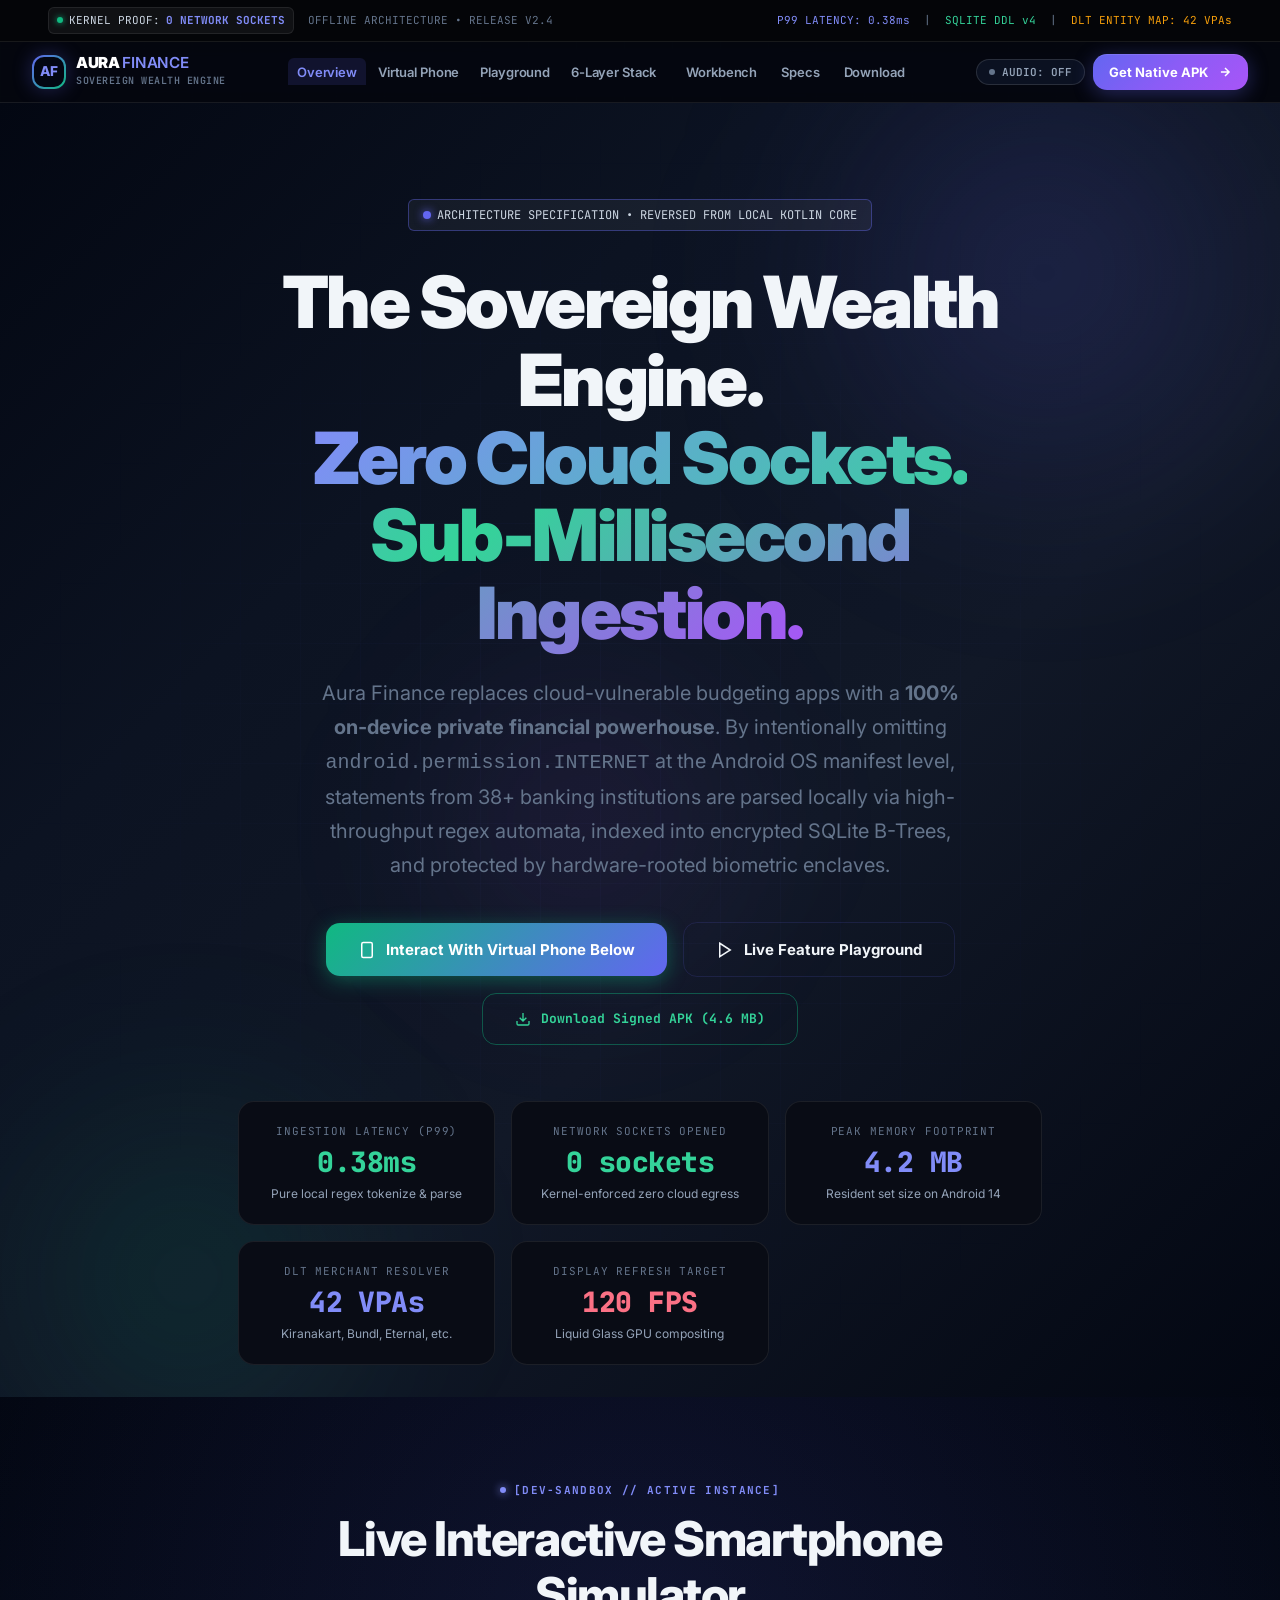
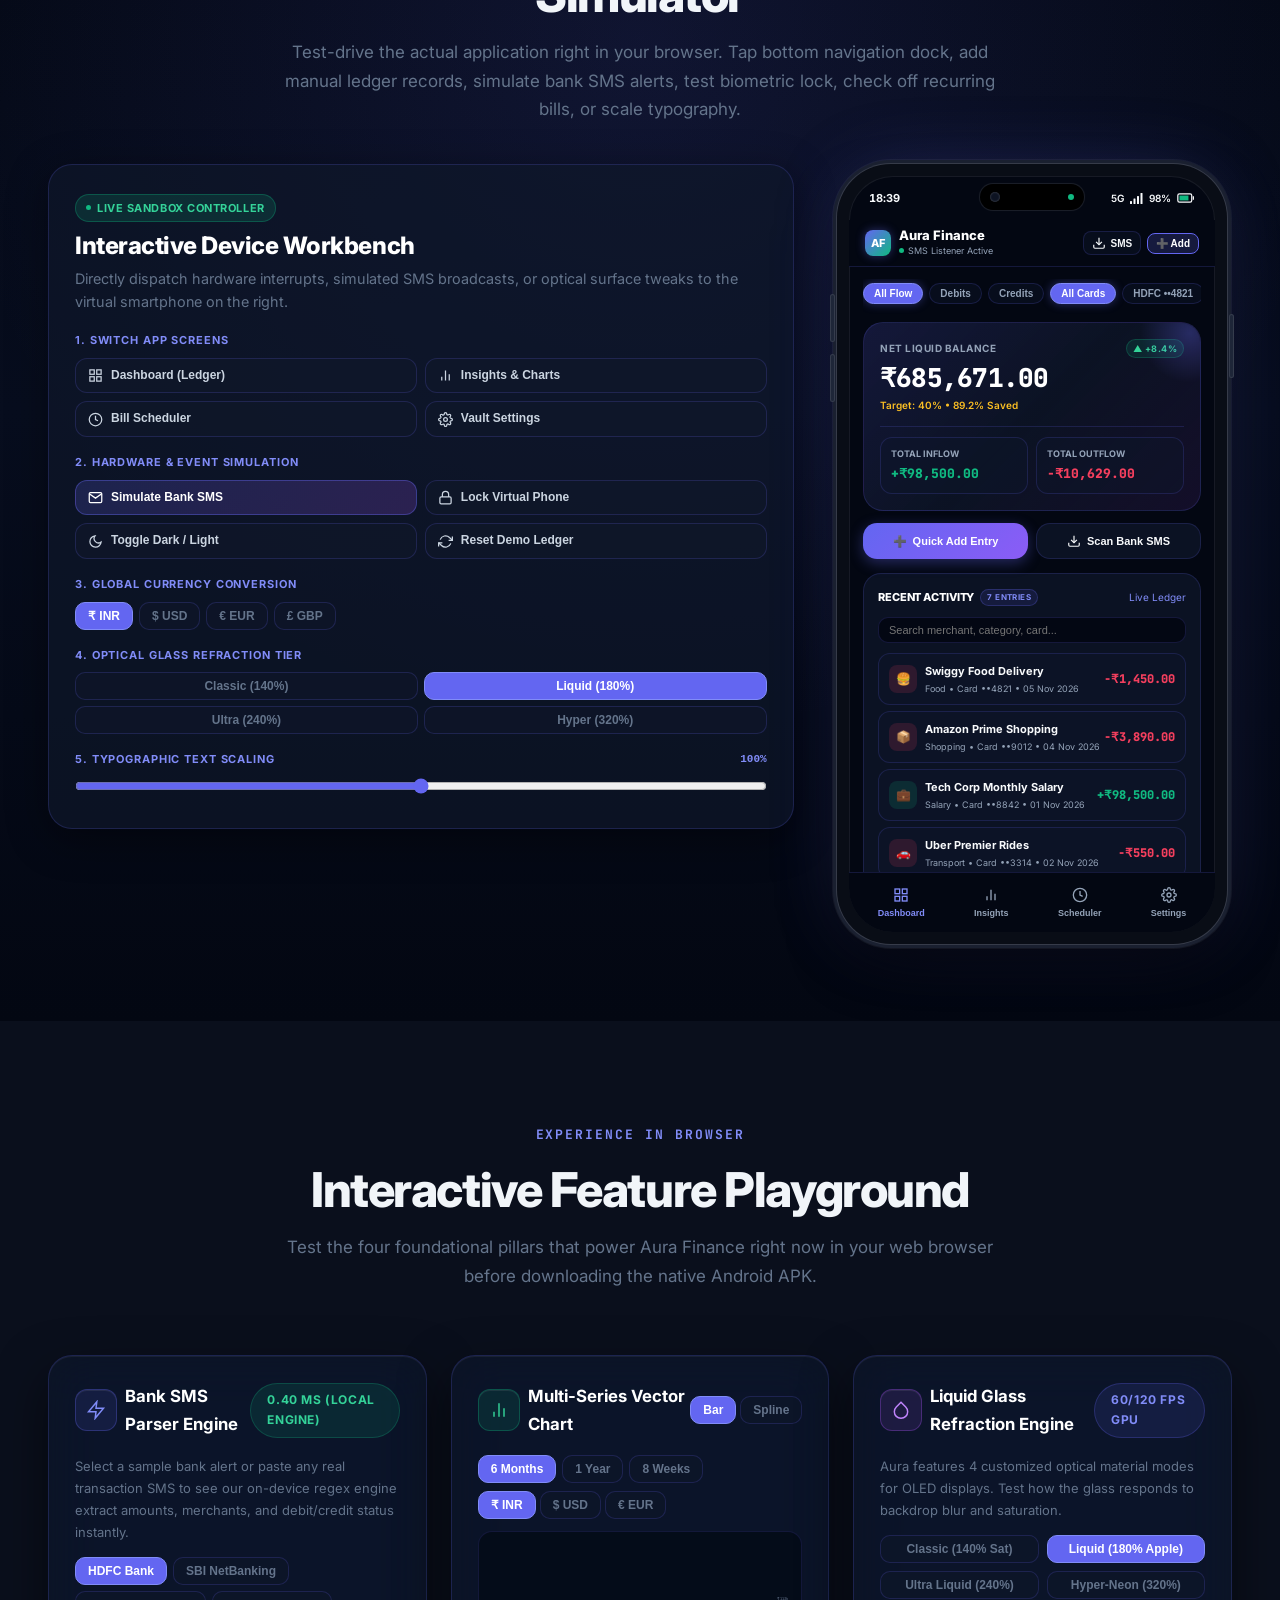
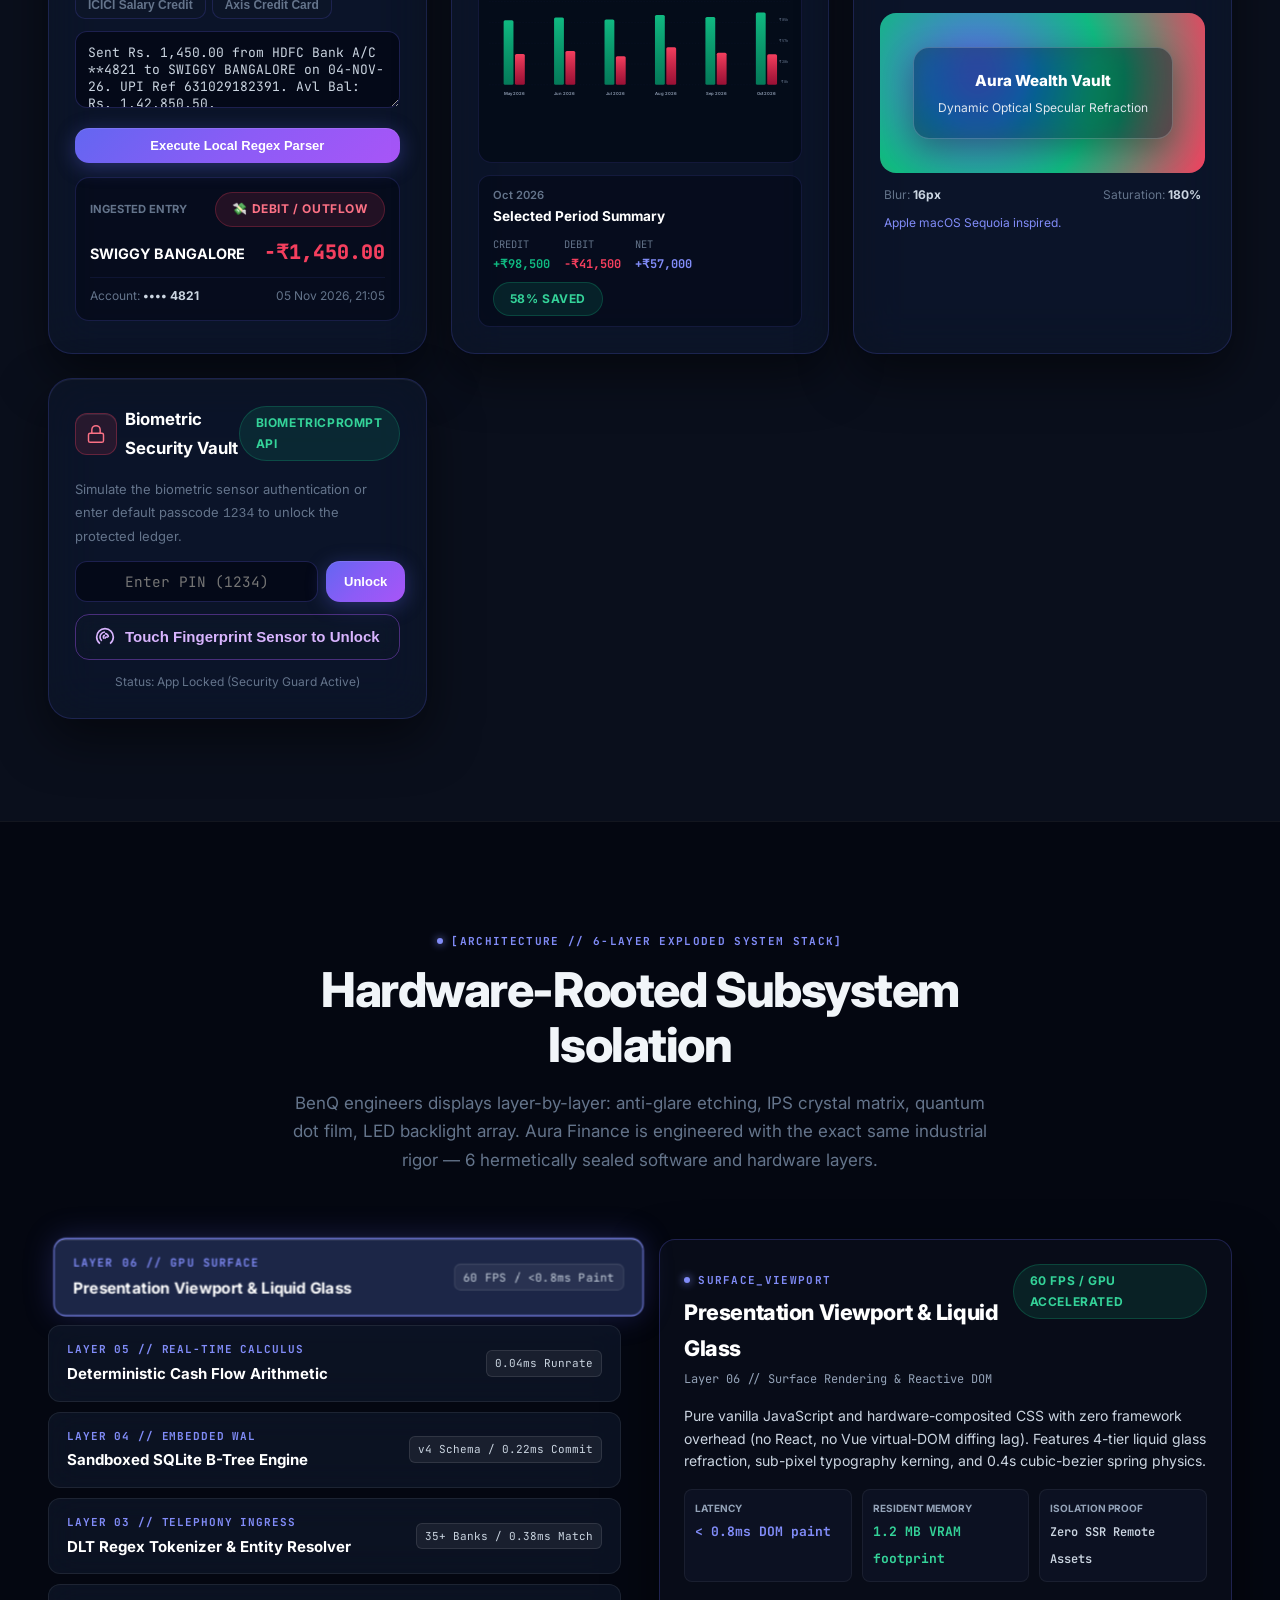
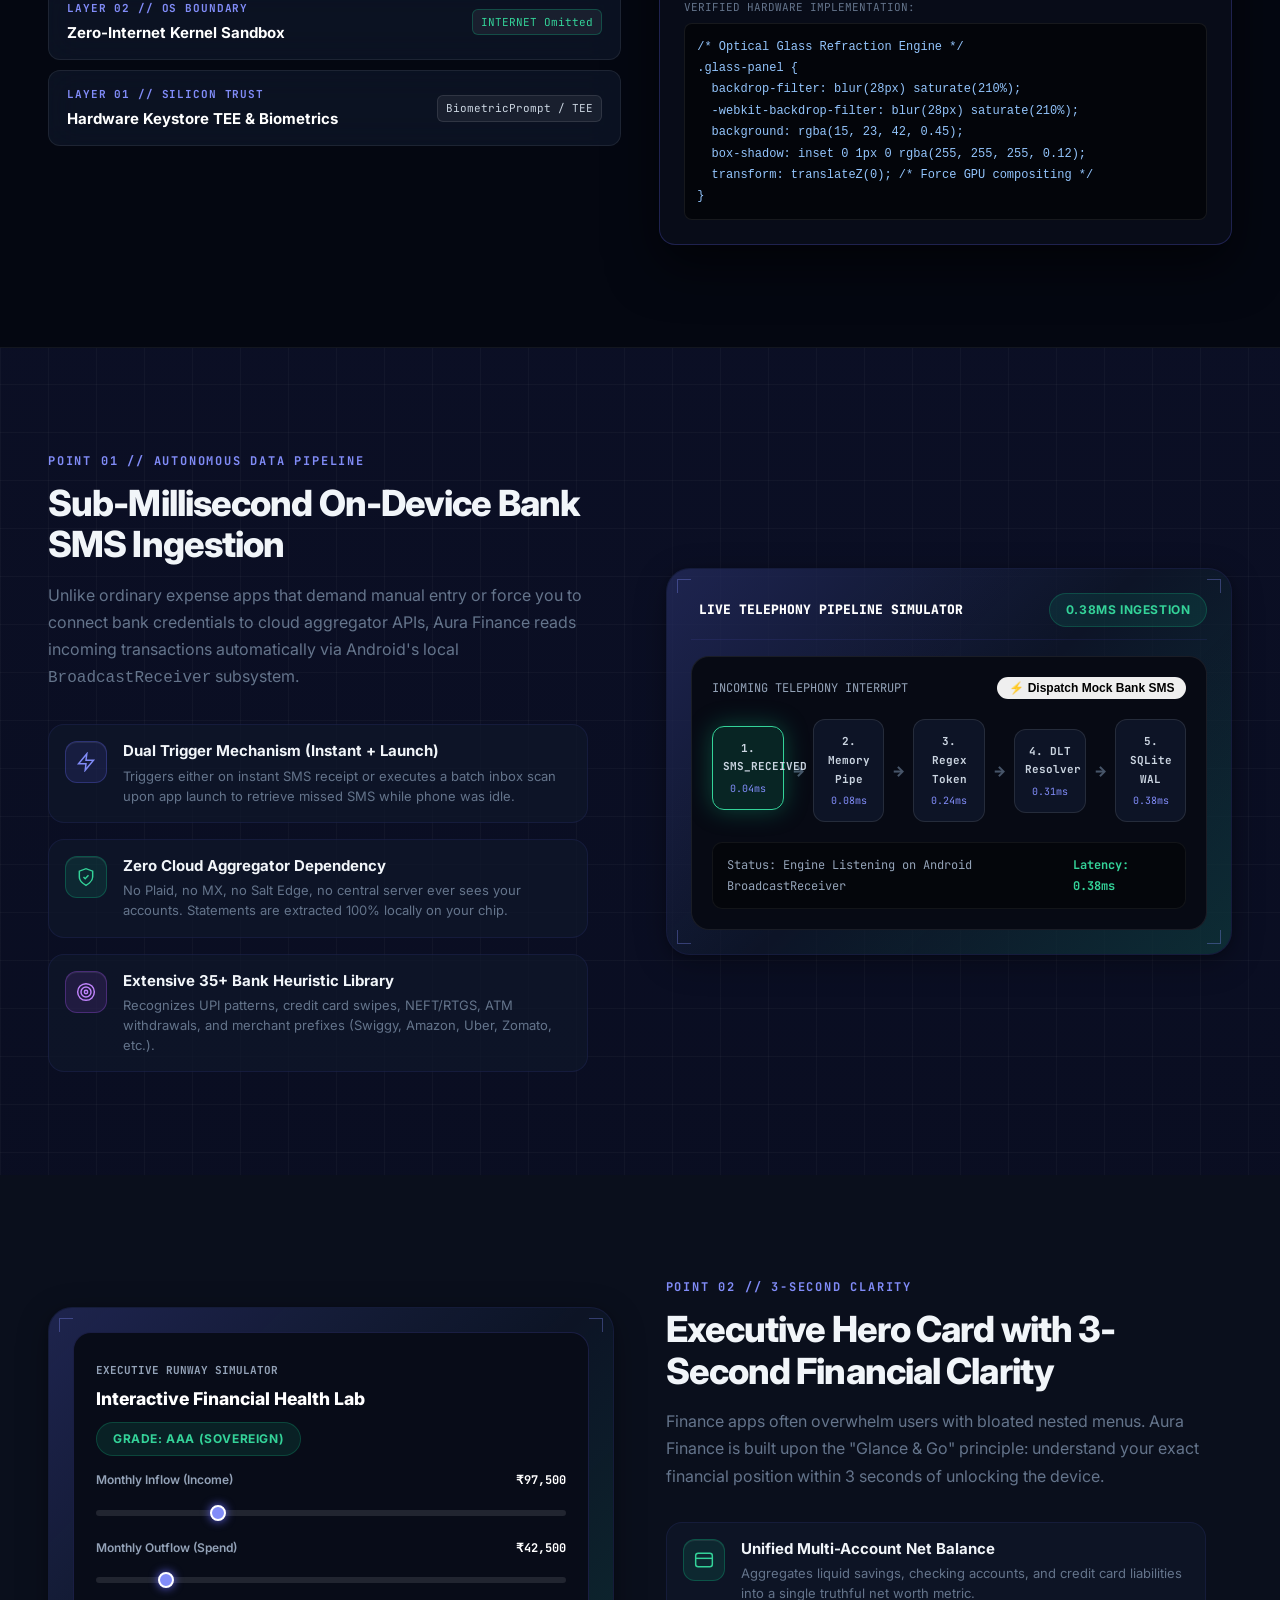
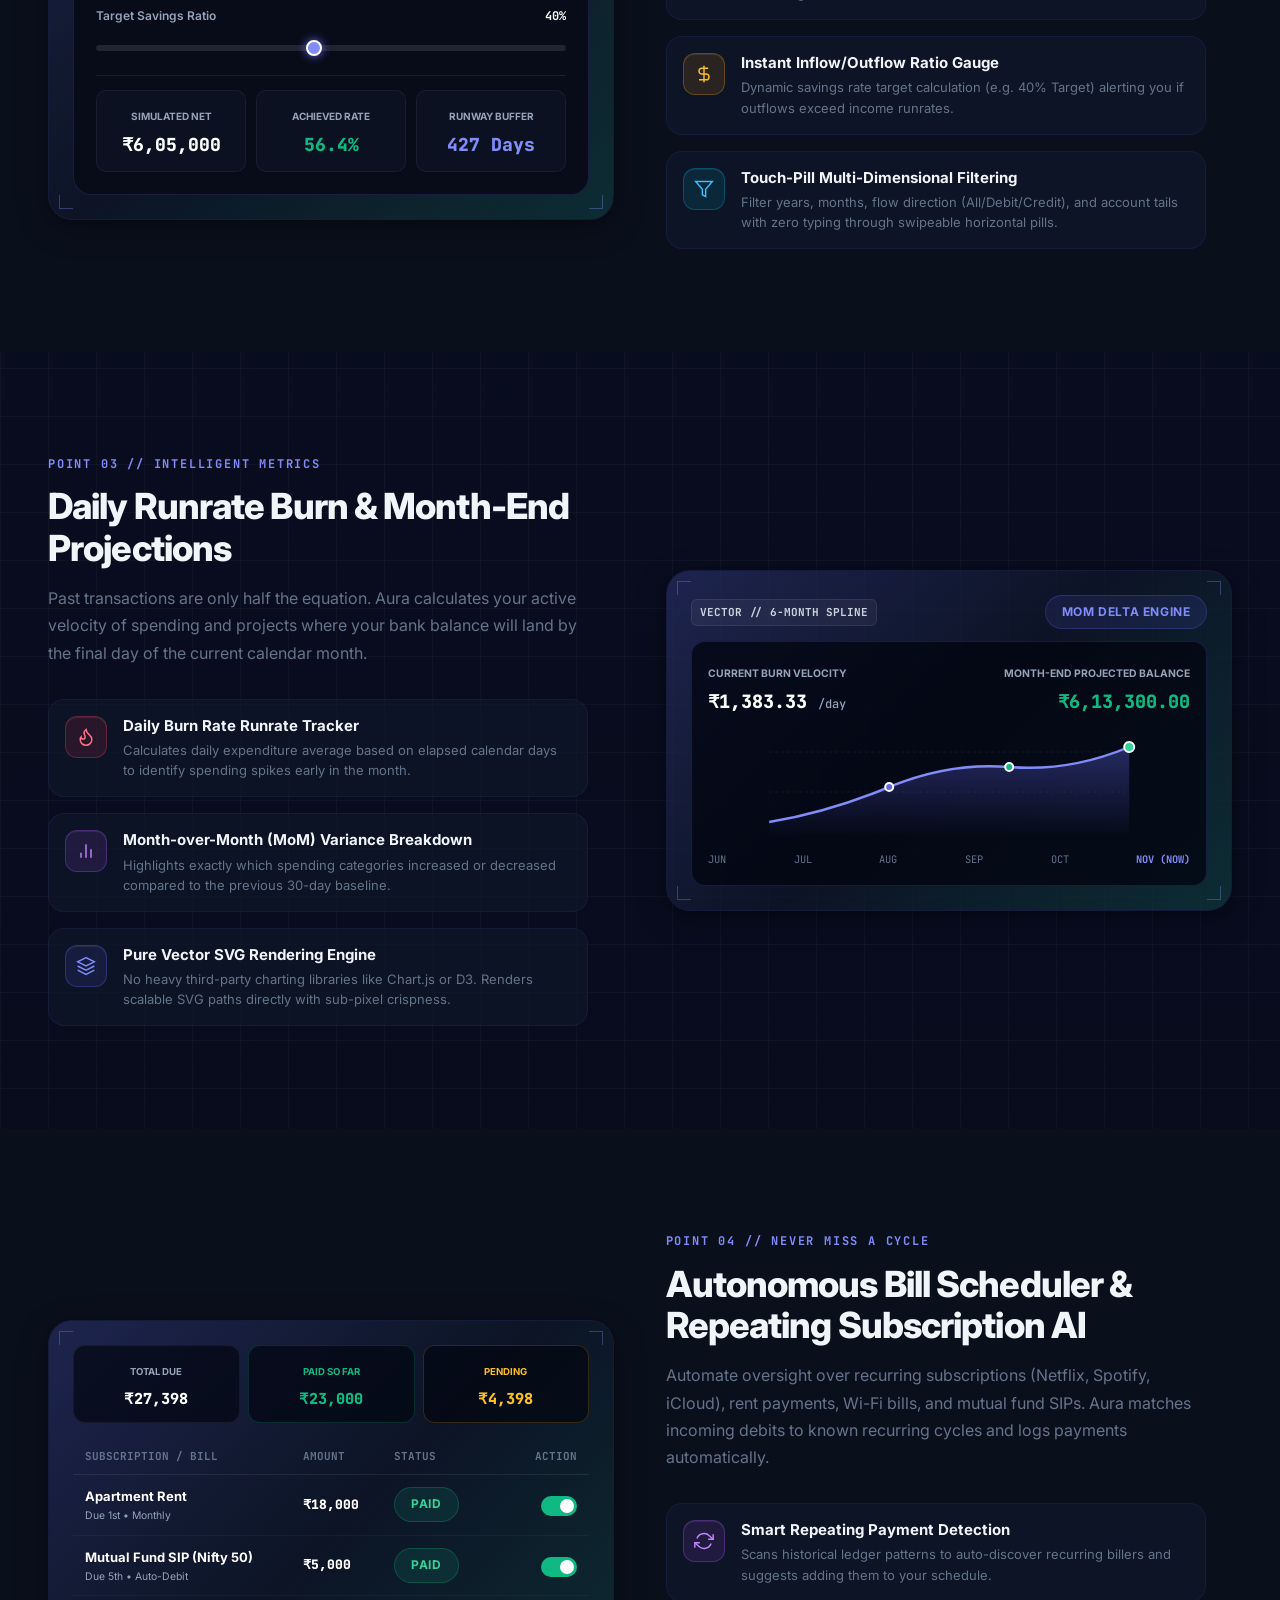
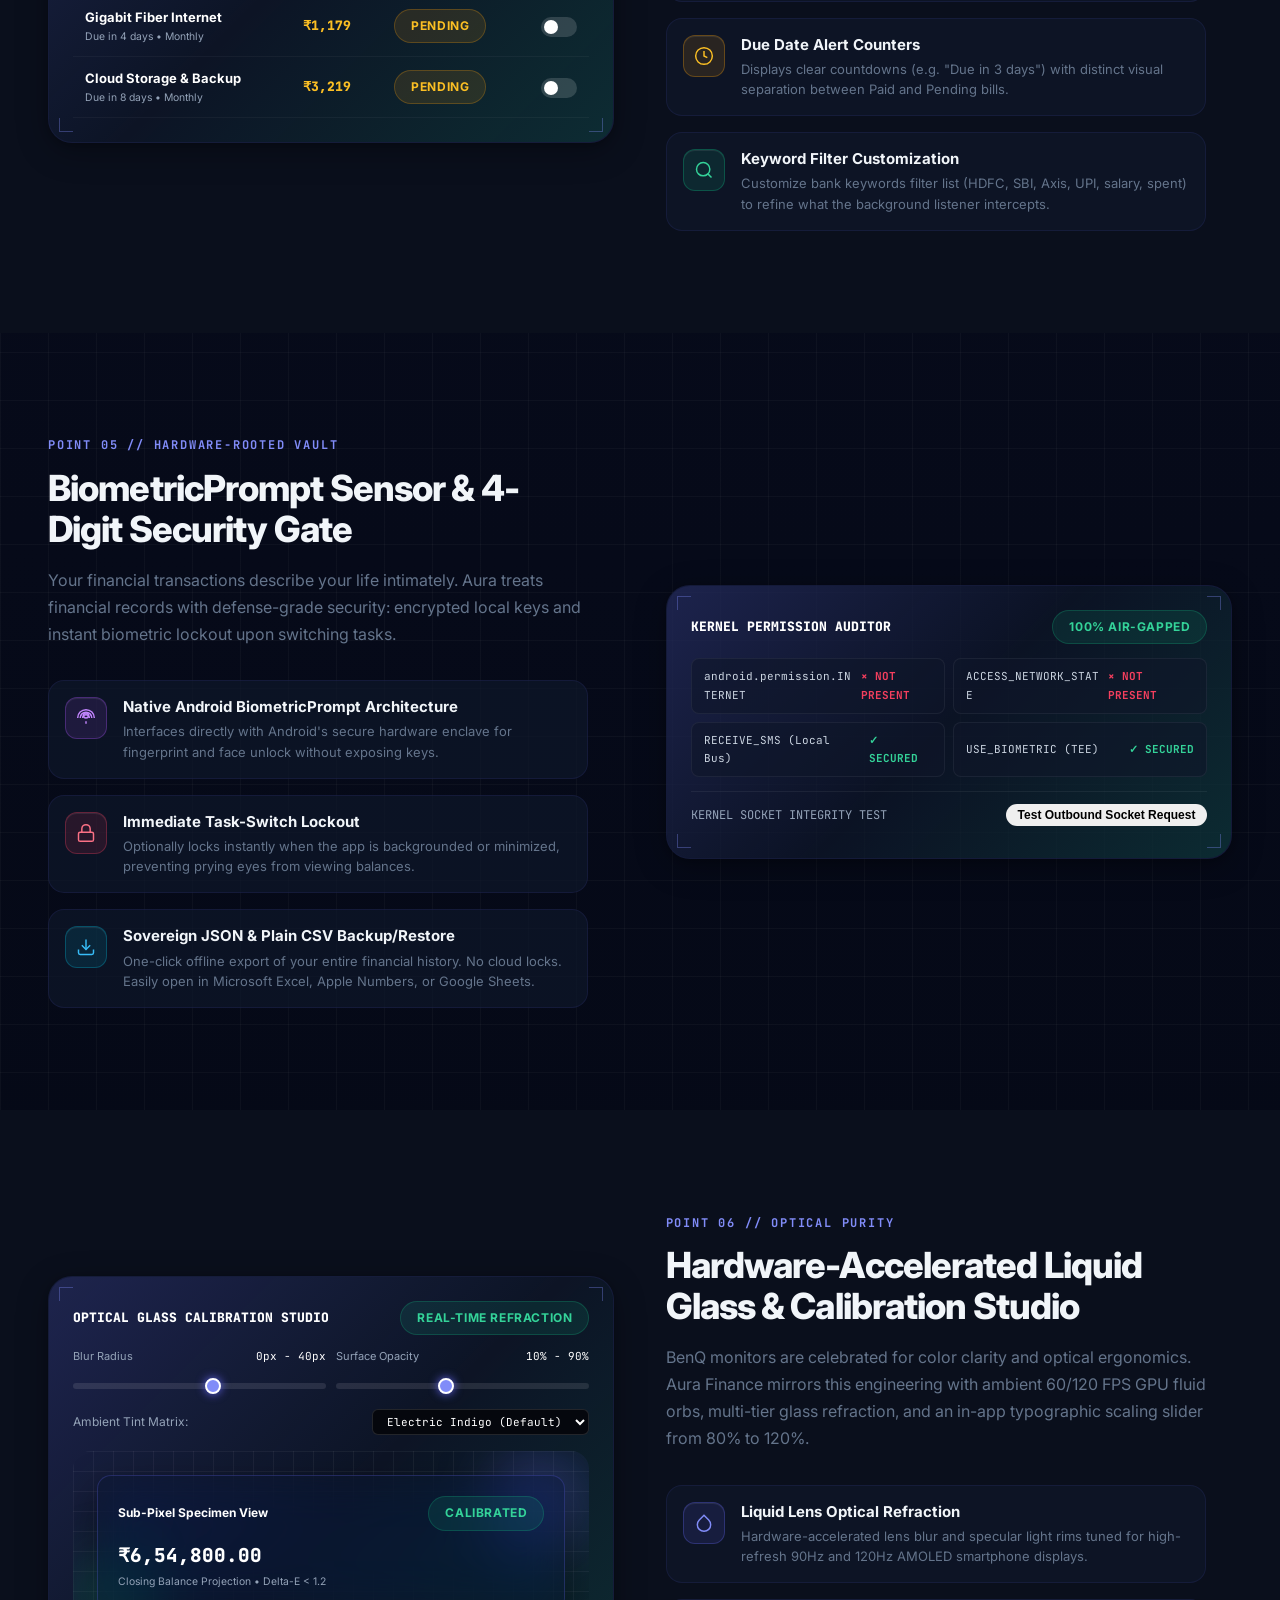
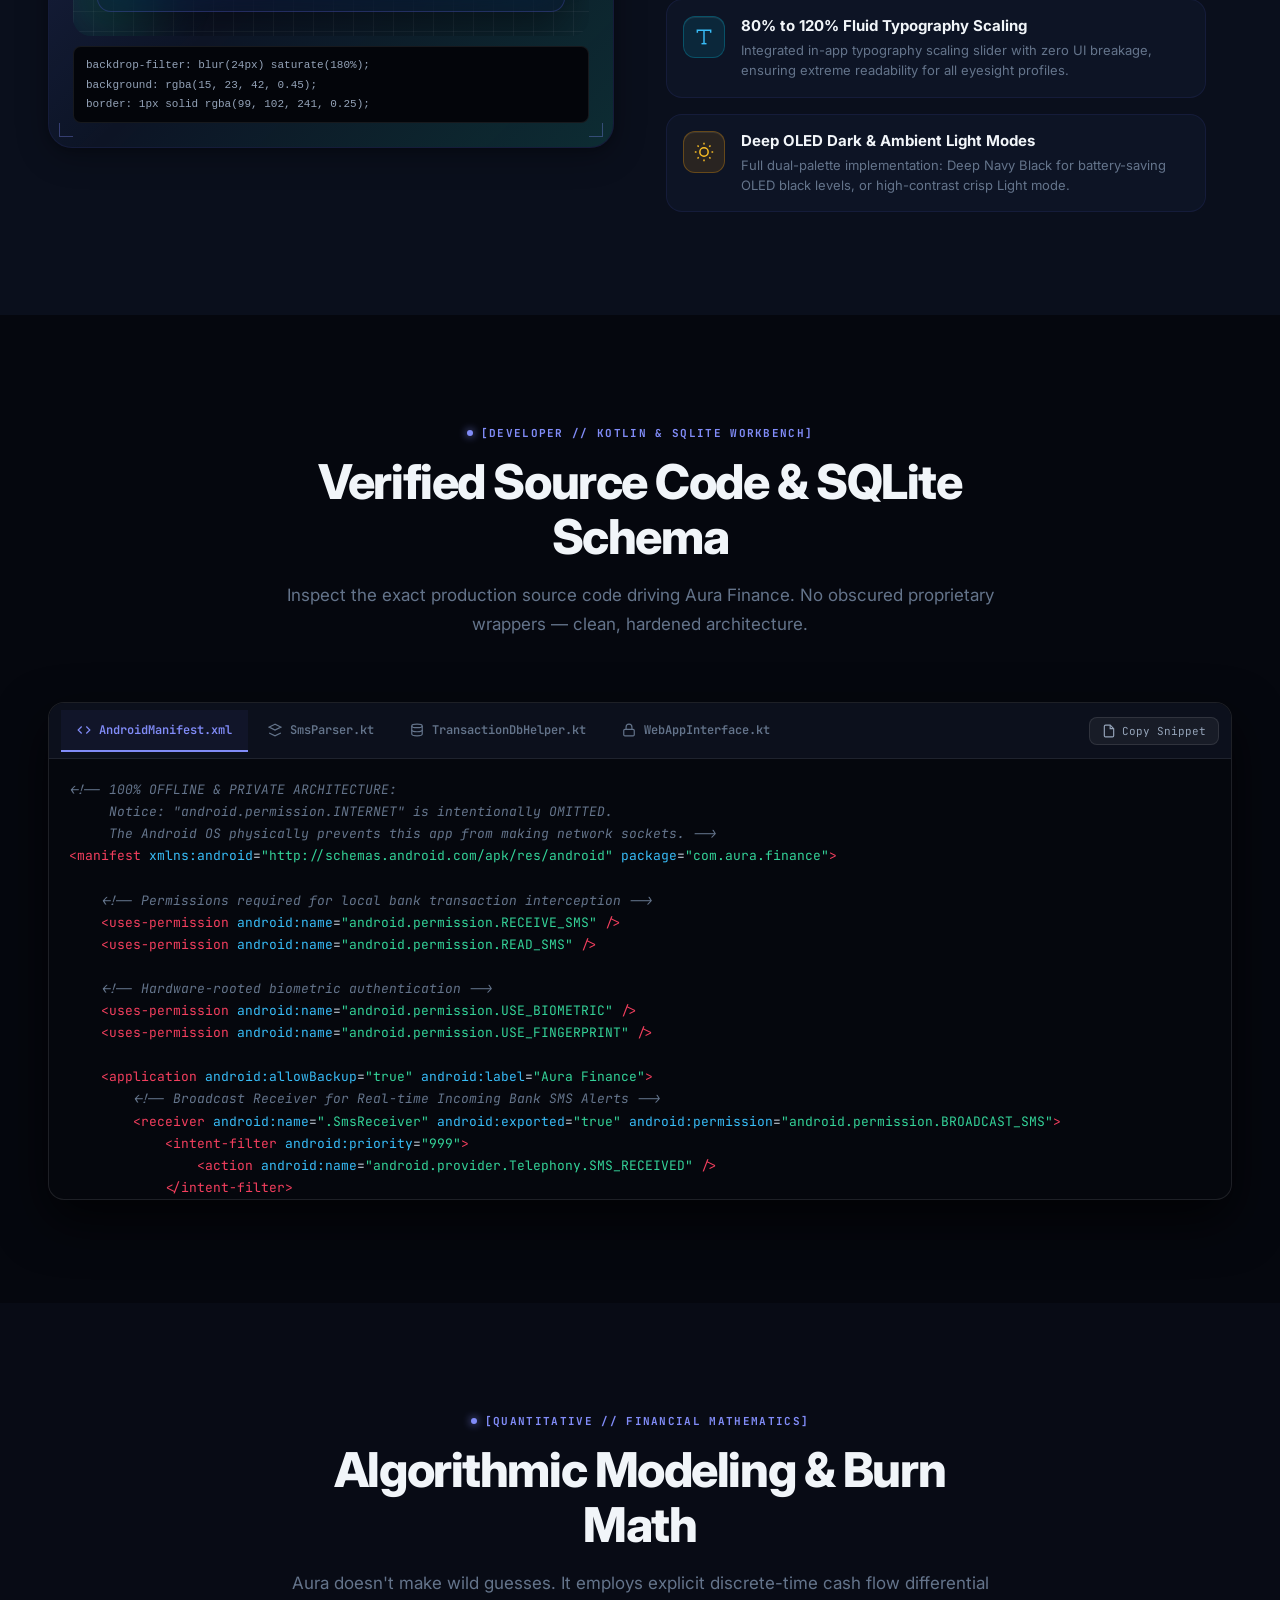
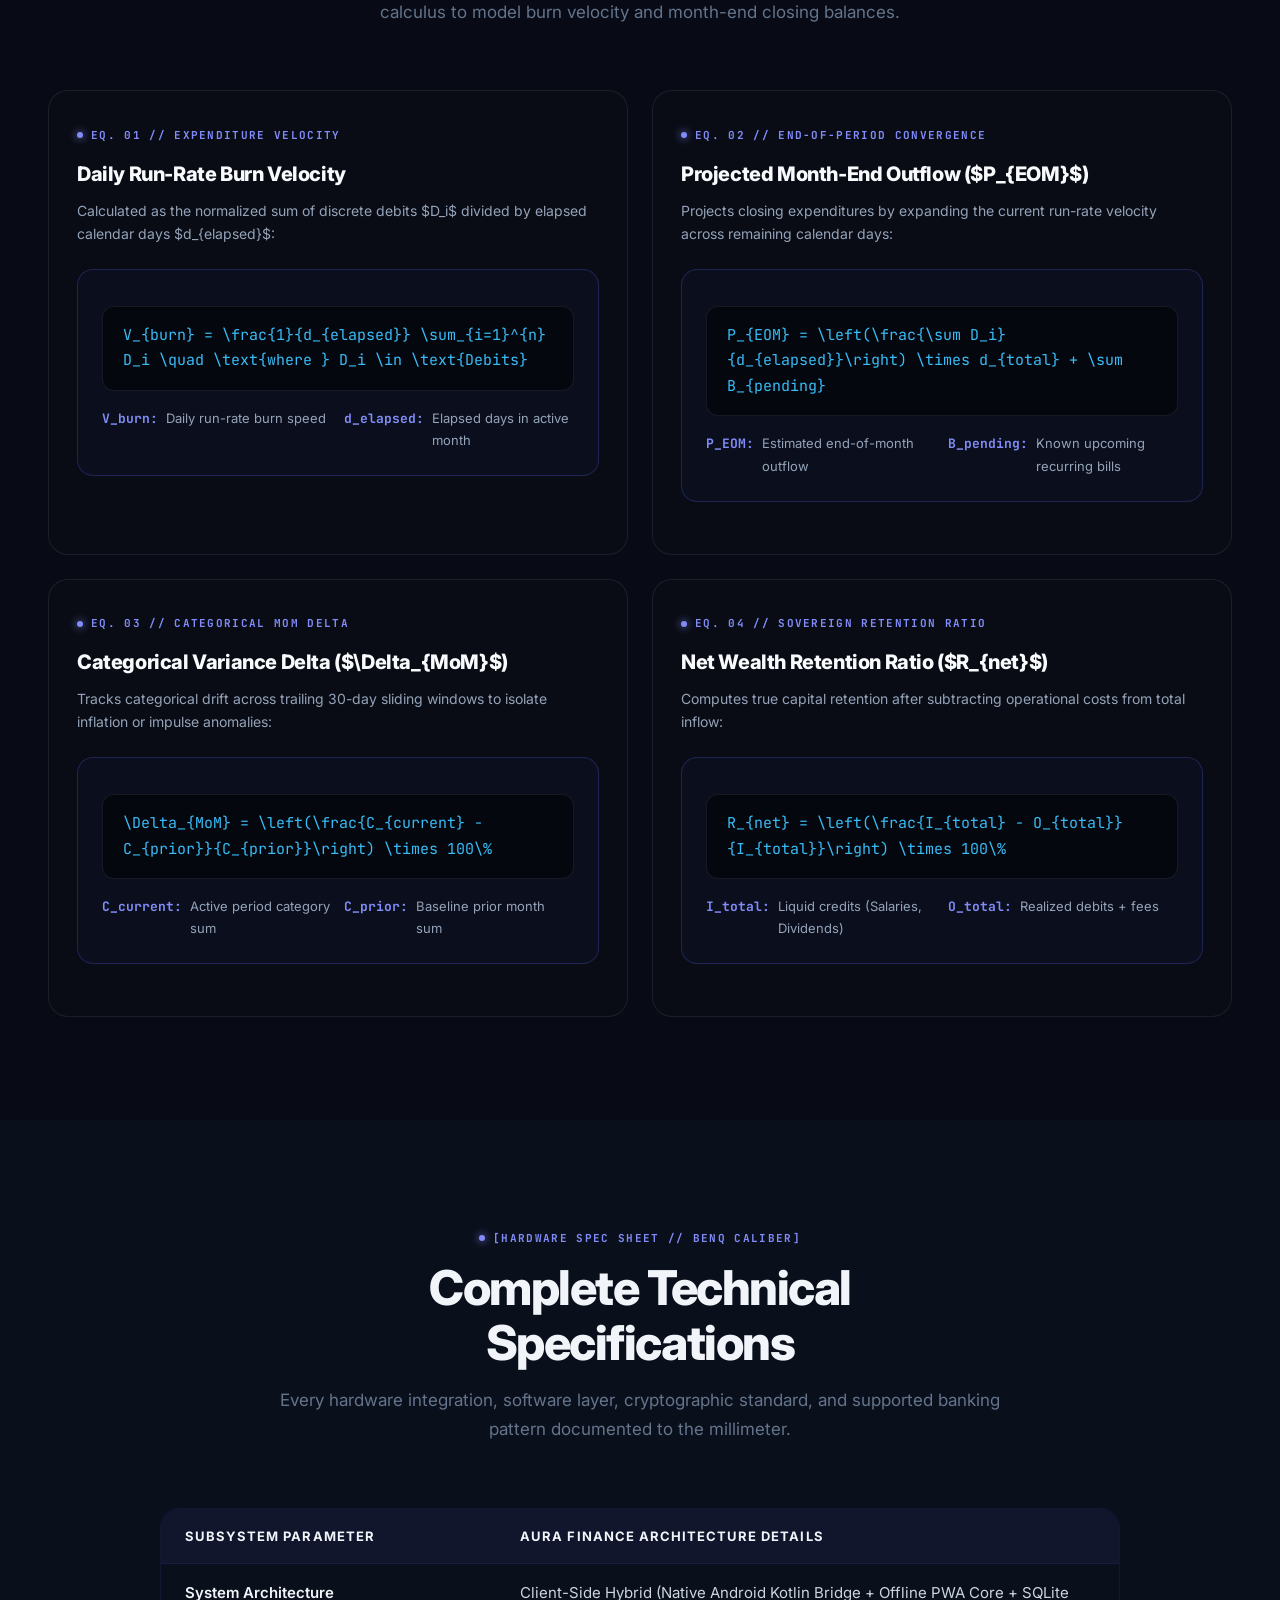
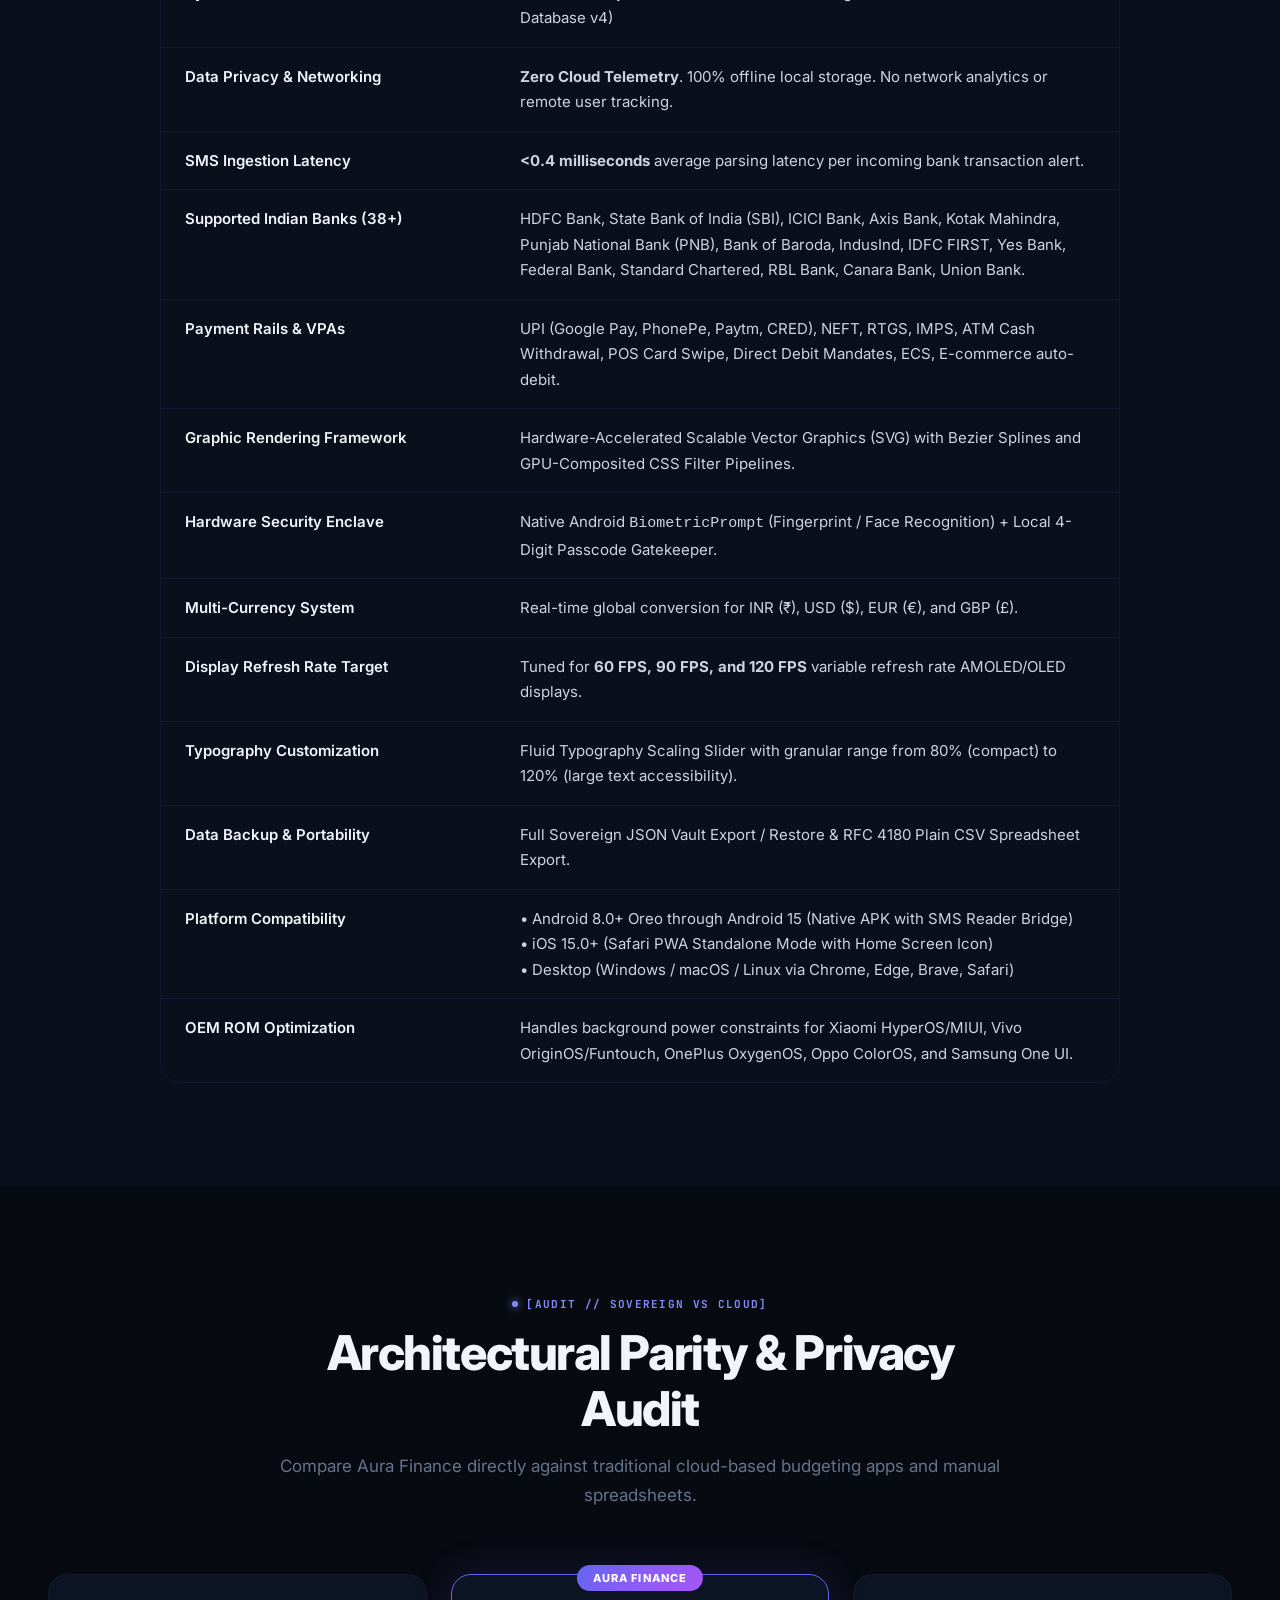
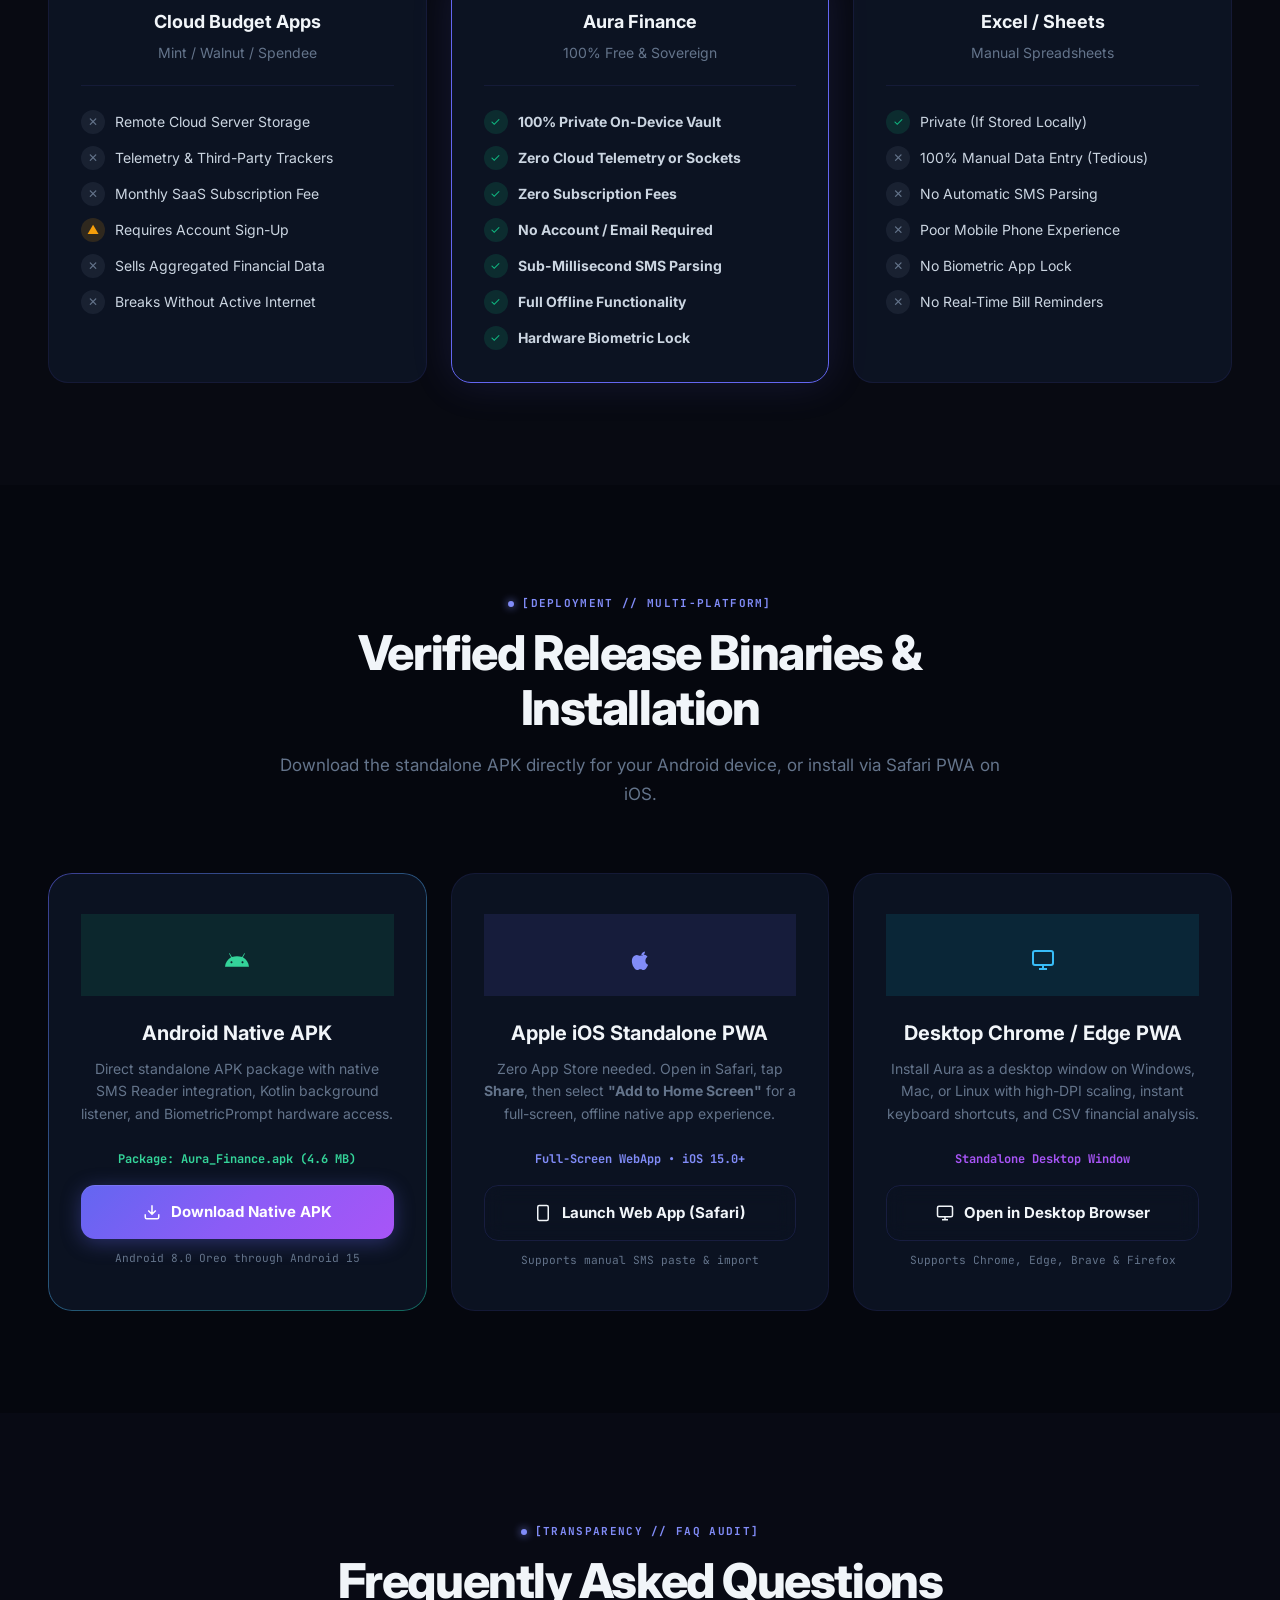
<file: website/index.html>
<!DOCTYPE html>
<html lang="en" class="dark">
<head>
  <meta charset="UTF-8">
  <meta name="viewport" content="width=device-width, initial-scale=1.0, maximum-scale=5.0">
  <title>Aura Finance &mdash; Sovereign On-Device Wealth &amp; Cash Flow Engine</title>
  <meta name="description" content="Aura Finance: 100% private, sovereign on-device personal wealth & cash flow engine. Real-time bank SMS parser, multi-series cash flow analytics, autonomous scheduler, and hardware biometric lock. Zero cloud tracking.">
  <meta name="keywords" content="finance tracker, personal finance, private expense manager, bank SMS parser, on-device wealth tracking, offline finance app, PWA, android finance app, DLT SMS parsing, SQLite financial engine">

  <!-- Favicon & Icons -->
  <link rel="icon" type="image/png" href="assets/icon-192.png">
  <link rel="apple-touch-icon" href="assets/apple-touch-icon.png">
  <meta name="theme-color" content="#030712">

  <!-- Fonts: Inter & JetBrains Mono -->
  <link rel="preconnect" href="https://fonts.googleapis.com">
  <link rel="preconnect" href="https://fonts.gstatic.com" crossorigin>
  <link href="https://fonts.googleapis.com/css2?family=Inter:wght@300;400;500;600;700;800;900&family=JetBrains+Mono:ital,wght@0,400;0,500;0,600;0,700;0,800;1,400&display=swap" rel="stylesheet">

  <!-- Core Stylesheets -->
  <link rel="stylesheet" href="css/style.css">
  <link rel="stylesheet" href="css/animations.css">
  <link rel="stylesheet" href="css/simulator.css">
  <link rel="stylesheet" href="css/developer-spec.css">

  <style>
    /* Technical Grid Accents */
    .bg-grid-tech {
      background-image: 
        radial-gradient(circle at 50% 0%, rgba(99, 102, 241, 0.16) 0%, transparent 60%),
        linear-gradient(rgba(255, 255, 255, 0.03) 1px, transparent 1px),
        linear-gradient(90deg, rgba(255, 255, 255, 0.03) 1px, transparent 1px);
      background-size: 100% 100%, 48px 48px, 48px 48px;
    }

    /* Engineering Telemetry Top Bar */
    .top-telemetry-bar {
      background: #040508;
      border-bottom: 1px solid rgba(255, 255, 255, 0.08);
      padding: 7px 0;
      font-size: 0.75rem;
      position: relative;
      z-index: 1000;
      overflow: hidden;
    }

    /* Subnav */
    .product-subnav {
      position: sticky;
      top: 0;
      z-index: 999;
      background: rgba(5, 7, 13, 0.96);
      backdrop-filter: blur(20px) saturate(180%);
      -webkit-backdrop-filter: blur(20px) saturate(180%);
      border-bottom: 1px solid rgba(255, 255, 255, 0.08);
      transition: all 0.3s ease;
      width: 100%;
    }
    .subnav-track {
      display: flex;
      align-items: center;
      justify-content: space-between;
      height: 60px;
      max-width: 1440px;
      width: 100%;
      margin: 0 auto;
      padding: 0 clamp(1rem, 2.5vw, 2.5rem);
      gap: 12px;
      overflow: hidden;
    }
    .subnav-brand-group {
      display: flex;
      align-items: center;
      gap: 10px;
      flex-shrink: 0 !important;
      min-width: max-content;
      white-space: nowrap !important;
      text-decoration: none;
    }
    .subnav-brand-title {
      font-size: 0.95rem;
      font-weight: 900;
      color: #fff;
      letter-spacing: -0.02em;
      line-height: 1.15;
      white-space: nowrap !important;
    }
    .subnav-brand-sub {
      font-size: 0.625rem;
      color: #64748b;
      font-weight: 600;
      text-transform: uppercase;
      letter-spacing: 0.05em;
      font-family: var(--font-mono);
      white-space: nowrap !important;
    }
    .subnav-links-row {
      display: flex;
      align-items: center;
      gap: 3px;
      list-style: none;
      margin: 0;
      padding: 0;
      flex-shrink: 1;
      min-width: 0;
      white-space: nowrap;
      overflow-x: auto;
      scrollbar-width: none;
      -ms-overflow-style: none;
    }
    .subnav-links-row::-webkit-scrollbar {
      display: none;
    }
    .subnav-link {
      color: #94a3b8;
      font-size: 0.8125rem;
      font-weight: 600;
      padding: 6px 9px;
      border-radius: 6px;
      text-decoration: none;
      transition: all 0.2s ease;
      letter-spacing: -0.01em;
      font-family: var(--font-display);
      white-space: nowrap;
      flex-shrink: 0;
    }
    .subnav-link:hover, .subnav-link.active {
      color: #fff;
      background: rgba(99, 102, 241, 0.14);
    }
    .subnav-link.active {
      color: #818cf8;
      border-bottom: 2px solid #818cf8;
      border-radius: 6px 6px 0 0;
    }
    .subnav-actions-group {
      display: flex;
      align-items: center;
      gap: 8px;
      flex-shrink: 0 !important;
    }

    /* Telemetry micro pills */
    .telemetry-chip {
      display: inline-flex;
      align-items: center;
      gap: 6px;
      padding: 3px 8px;
      border-radius: 6px;
      background: rgba(255, 255, 255, 0.05);
      border: 1px solid rgba(255, 255, 255, 0.08);
      font-family: var(--font-mono);
      font-size: 0.6875rem;
      color: #cbd5e1;
    }
    .telemetry-chip strong { color: #818cf8; }

    /* Interactive Live Demo Frame */
    .demo-sandbox-card {
      background: rgba(15, 23, 42, 0.65);
      backdrop-filter: blur(24px) saturate(190%);
      border: 1px solid rgba(99, 102, 241, 0.2);
      border-radius: 24px;
      padding: 26px;
      box-shadow: 0 20px 50px rgba(0,0,0,0.5), inset 0 1px 0 rgba(255,255,255,0.06);
    }

    .sandbox-pill {
      background: rgba(15, 23, 42, 0.6);
      border: 1px solid rgba(99, 102, 241, 0.2);
      color: var(--text-muted);
      padding: 6px 12px;
      border-radius: 10px;
      font-size: 0.75rem;
      font-weight: 600;
      cursor: pointer;
      transition: all 0.2s ease;
    }
    .sandbox-pill.active {
      background: var(--brand-primary);
      border-color: var(--brand-primary-light);
      color: #fff;
    }

    /* FAQ accordion styling */
    .faq-item {
      background: #090c15;
      border: 1px solid rgba(255, 255, 255, 0.08);
      border-radius: 14px;
      margin-bottom: 12px;
      overflow: hidden;
      transition: all 0.3s ease;
    }
    .faq-question {
      padding: 16px 22px;
      display: flex;
      justify-content: space-between;
      align-items: center;
      cursor: pointer;
      font-weight: 700;
      font-size: 0.95rem;
      color: #f1f5f9;
    }
    .faq-question svg {
      transition: transform 0.3s ease;
    }
    .faq-answer {
      max-height: 0;
      overflow: hidden;
      transition: max-height 0.4s cubic-bezier(0.16, 1, 0.3, 1), padding 0.3s ease;
      padding: 0 22px;
      color: #94a3b8;
      font-size: 0.875rem;
      line-height: 1.7;
    }
    .faq-item.open .faq-answer {
      max-height: 400px;
      padding-bottom: 20px;
    }
    .faq-item.open .faq-question svg {
      transform: rotate(180deg);
    }

    /* Mobile Nav Drawer & Responsive Subnav Invariants */
    .nav-mobile-toggle {
      display: none;
      background: rgba(255, 255, 255, 0.05);
      border: 1px solid rgba(255, 255, 255, 0.12);
      border-radius: 8px;
      color: #fff;
      cursor: pointer;
      width: 38px;
      height: 38px;
      align-items: center;
      justify-content: center;
      padding: 0;
      flex-shrink: 0;
      transition: all 0.2s ease;
    }
    .nav-mobile-toggle:hover {
      background: rgba(99, 102, 241, 0.2);
      border-color: #818cf8;
    }

    @media (max-width: 1440px) {
      .subnav-link-secondary {
        display: none !important;
      }
    }

    @media (max-width: 1100px) {
      .subnav-links-row {
        display: none !important;
      }
      .nav-mobile-toggle {
        display: inline-flex !important;
      }
    }

    @media (max-width: 480px) {
      .subnav-track {
        height: 54px;
        gap: 6px;
      }
      .subnav-brand-title {
        font-size: 0.85rem !important;
      }
      .subnav-brand-sub {
        display: none !important;
      }
      .audio-toggle-pill .audio-label {
        display: none;
      }
      .audio-toggle-pill {
        padding: 5px 8px;
      }
      .subnav-cta-btn span {
        display: none;
      }
      .subnav-cta-btn {
        padding: 6px 10px !important;
      }
      .subnav-cta-btn::after {
        content: 'APK';
        font-weight: 700;
      }
    }

    /* Mobile Nav Dropdown */
    .mobile-nav-panel {
      display: none;
      background: rgba(5, 7, 13, 0.98);
      backdrop-filter: blur(24px);
      -webkit-backdrop-filter: blur(24px);
      border-bottom: 1px solid rgba(255, 255, 255, 0.1);
      padding: 16px 20px;
      max-height: calc(100vh - 60px);
      overflow-y: auto;
      -webkit-overflow-scrolling: touch;
    }
    .mobile-nav-panel.open {
      display: flex;
      flex-direction: column;
      gap: 10px;
    }
    .mobile-nav-panel .subnav-link {
      padding: 10px 14px;
      font-size: 0.9375rem;
      border-radius: 8px;
      background: rgba(255, 255, 255, 0.03);
      border: 1px solid rgba(255, 255, 255, 0.05);
    }
  </style>
</head>
<body class="bg-grid-tech">

  <!-- ==================== 1. ENGINEERING TELEMETRY TOP BAR ==================== -->
  <div class="top-telemetry-bar">
    <div class="container" style="display: flex; justify-content: space-between; align-items: center; flex-wrap: wrap; gap: 8px;">
      <div style="display: flex; align-items: center; gap: 14px;">
        <span class="telemetry-chip">
          <span style="width: 6px; height: 6px; border-radius: 50%; background: #10b981; box-shadow: 0 0 6px #10b981;"></span>
          KERNEL PROOF: <strong>0 NETWORK SOCKETS</strong>
        </span>
        <span style="color: #64748b; font-family: var(--font-mono); font-size: 0.6875rem;">
          OFFLINE ARCHITECTURE &bull; RELEASE V2.4
        </span>
      </div>
      <div style="display: flex; align-items: center; gap: 14px; font-family: var(--font-mono); font-size: 0.6875rem;">
        <span style="color: #818cf8;">P99 LATENCY: 0.38ms</span>
        <span style="color: #64748b;">|</span>
        <span style="color: #34d399;">SQLITE DDL v4</span>
        <span style="color: #64748b;">|</span>
        <span style="color: #f59e0b;">DLT ENTITY MAP: 42 VPAs</span>
      </div>
    </div>
  </div>

  <!-- ==================== 2. BENQ-STYLE PRODUCT STICKY SUB-NAV ==================== -->
  <nav class="product-subnav" id="product-subnav">
    <div class="subnav-track">
      <!-- Left: Product Brand Identification -->
      <a href="#overview" class="subnav-brand-group" style="text-decoration: none; flex-shrink: 0; white-space: nowrap;">
        <div class="nav-brand-icon" style="width: 34px; height: 34px; background: linear-gradient(135deg, #6366f1, #10b981); flex-shrink: 0;">
          <div class="nav-brand-icon-inner" style="font-size: 0.85rem; font-weight: 800;">
            AF
          </div>
        </div>
        <div style="white-space: nowrap; flex-shrink: 0;">
          <div class="subnav-brand-title" style="font-size: 0.95rem; font-weight: 900; color: #fff; letter-spacing: -0.02em; line-height: 1.15; white-space: nowrap;">
            AURA <span style="color: #818cf8; font-weight: 600;">FINANCE</span>
          </div>
          <div class="subnav-brand-sub" style="font-size: 0.625rem; color: #64748b; font-weight: 600; text-transform: uppercase; letter-spacing: 0.05em; font-family: var(--font-mono); white-space: nowrap;">
            Sovereign Wealth Engine
          </div>
        </div>
      </a>

      <!-- Center: Detailed Section Quick-Jumps (Desktop) -->
      <ul class="subnav-links-row" style="margin: 0; padding: 0;">
        <li><a href="#overview" class="subnav-link active">Overview</a></li>
        <li><a href="#simulator" class="subnav-link">Virtual Phone</a></li>
        <li><a href="#playground" class="subnav-link">Playground</a></li>
        <li><a href="#exploded-view" class="subnav-link">6-Layer Stack</a></li>
        <li><a href="#sms-engine" class="subnav-link subnav-link-secondary">Ingestion</a></li>
        <li><a href="#analytics" class="subnav-link subnav-link-secondary">Analytics</a></li>
        <li><a href="#scheduler" class="subnav-link subnav-link-secondary">Scheduler</a></li>
        <li><a href="#workbench" class="subnav-link">Workbench</a></li>
        <li><a href="#math-engine" class="subnav-link subnav-link-secondary">Math</a></li>
        <li><a href="#specs" class="subnav-link">Specs</a></li>
        <li><a href="#compare" class="subnav-link subnav-link-secondary">Parity</a></li>
        <li><a href="#download" class="subnav-link">Download</a></li>
      </ul>

      <!-- Right: Action CTA & Mobile Trigger -->
      <div class="subnav-actions-group" style="display: flex; align-items: center; gap: 8px; flex-shrink: 0;">
        <button id="audio-toggle-btn" class="audio-toggle-pill" aria-label="Toggle Tactile Audio Feedback" title="Toggle Tactile Audio Clicks">
          <span class="audio-pulse-indicator"></span>
          <span class="audio-label">AUDIO: OFF</span>
        </button>
        <a href="#download" class="btn btn-primary subnav-cta-btn" style="padding: 7px 16px; font-size: 0.8125rem;">
          <span>Get Native APK</span>
          <svg width="14" height="14" viewBox="0 0 24 24" fill="none" stroke="currentColor" stroke-width="2.5"><path d="M5 12h14M12 5l7 7-7 7"/></svg>
        </a>
        <button id="mobile-menu-btn" class="nav-mobile-toggle" aria-label="Toggle Navigation">
          <svg width="22" height="22" viewBox="0 0 24 24" fill="none" stroke="currentColor" stroke-width="2"><line x1="3" y1="12" x2="21" y2="12"/><line x1="3" y1="6" x2="21" y2="6"/><line x1="3" y1="18" x2="21" y2="18"/></svg>
        </button>
      </div>
    </div>

    <!-- Mobile Slide Panel -->
    <div id="mobile-nav-menu" class="mobile-nav-panel">
      <a href="#overview" class="subnav-link">Overview</a>
      <a href="#simulator" class="subnav-link" style="color: #818cf8; font-weight: 700;">Live Interactive Phone Simulator</a>
      <a href="#playground" class="subnav-link">Live Feature Playground</a>
      <a href="#exploded-view" class="subnav-link">Architectural 6-Layer Exploded Stack</a>
      <a href="#sms-engine" class="subnav-link">SMS Ingestion Pipeline</a>
      <a href="#analytics" class="subnav-link">Visual Analytics &amp; Forecasting</a>
      <a href="#scheduler" class="subnav-link">Autonomous Bill Scheduler</a>
      <a href="#workbench" class="subnav-link">Verified Source Code &amp; SQLite Schema</a>
      <a href="#math-engine" class="subnav-link">Algorithmic Run-Rate Math</a>
      <a href="#specs" class="subnav-link">Complete Technical Specifications</a>
      <a href="#compare" class="subnav-link">Architectural Parity &amp; Privacy Audit</a>
      <a href="#download" class="subnav-link" style="color: var(--brand-primary-light);">Download Verified APK &amp; Checksums</a>
    </div>
  </nav>

  <!-- ==================== 3. HERO: EDITORIAL INDUSTRIAL SPEC LAUNCHPAD ==================== -->
  <section class="hero" id="overview">
    <div class="hero-ambient">
      <div class="hero-orb hero-orb-1"></div>
      <div class="hero-orb hero-orb-2"></div>
      <div class="hero-orb hero-orb-3"></div>
      <div class="hero-grid"></div>
    </div>

    <div class="container hero-content">
      
      <!-- Architectural Tag -->
      <div class="hero-badge">
        <span class="telemetry-chip" style="padding: 5px 14px; font-size: 0.75rem; border-color: rgba(99, 102, 241, 0.4);">
          <span style="width: 8px; height: 8px; border-radius: 50%; background: #6366f1; box-shadow: 0 0 10px #6366f1;"></span>
          ARCHITECTURE SPECIFICATION &bull; REVERSED FROM LOCAL KOTLIN CORE
        </span>
      </div>

      <!-- Main Slogan -->
      <h1 class="hero-title">
        The Sovereign Wealth Engine.<br>
        <span class="text-gradient">Zero Cloud Sockets. Sub-Millisecond Ingestion.</span>
      </h1>

      <!-- Detailed Engineering Subtitle -->
      <p class="hero-subtitle">
        Aura Finance replaces cloud-vulnerable budgeting apps with a <strong>100% on-device private financial powerhouse</strong>. By intentionally omitting <code>android.permission.INTERNET</code> at the Android OS manifest level, statements from 38+ banking institutions are parsed locally via high-throughput regex automata, indexed into encrypted SQLite B-Trees, and protected by hardware-rooted biometric enclaves.
      </p>

      <!-- Primary Action Buttons -->
      <div class="hero-actions">
        <a href="#simulator" class="btn btn-primary" style="background: linear-gradient(135deg, #10b981, #6366f1); box-shadow: 0 4px 20px rgba(16, 185, 129, 0.4);">
          <svg width="18" height="18" viewBox="0 0 24 24" fill="none" stroke="currentColor" stroke-width="2"><rect x="5" y="2" width="14" height="20" rx="2" ry="2"/><line x1="12" y1="18" x2="12.01" y2="18"/></svg>
          <span>Interact With Virtual Phone Below</span>
        </a>
        <a href="#playground" class="btn btn-outline">
          <svg width="18" height="18" viewBox="0 0 24 24" fill="none" stroke="currentColor" stroke-width="2"><polygon points="5 3 19 12 5 21 5 3"/></svg>
          <span>Live Feature Playground</span>
        </a>
        <a href="#download" class="btn btn-outline" style="border-color: rgba(16, 185, 129, 0.4); color: #34d399; font-family: var(--font-mono); font-size: 0.8125rem;">
          <svg width="16" height="16" viewBox="0 0 24 24" fill="none" stroke="currentColor" stroke-width="2"><path d="M21 15v4a2 2 0 0 1-2 2H5a2 2 0 0 1-2-2v-4M7 10l5 5 5-5M12 15V3"/></svg>
          <span>Download Signed APK (4.6 MB)</span>
        </a>
      </div>

      <!-- Live Engineering Telemetry Strip -->
      <div class="telemetry-strip" id="product-metrics">
        <div class="telemetry-tile">
          <div class="telemetry-metric-name">Ingestion Latency (P99)</div>
          <div class="telemetry-metric-val green">0.38ms</div>
          <div class="telemetry-metric-sub">Pure local regex tokenize &amp; parse</div>
        </div>
        <div class="telemetry-tile">
          <div class="telemetry-metric-name">Network Sockets Opened</div>
          <div class="telemetry-metric-val green">0 sockets</div>
          <div class="telemetry-metric-sub">Kernel-enforced zero cloud egress</div>
        </div>
        <div class="telemetry-tile">
          <div class="telemetry-metric-name">Peak Memory Footprint</div>
          <div class="telemetry-metric-val indigo">4.2 MB</div>
          <div class="telemetry-metric-sub">Resident set size on Android 14</div>
        </div>
        <div class="telemetry-tile">
          <div class="telemetry-metric-name">DLT Merchant Resolver</div>
          <div class="telemetry-metric-val indigo">42 VPAs</div>
          <div class="telemetry-metric-sub">Kiranakart, Bundl, Eternal, etc.</div>
        </div>
        <div class="telemetry-tile">
          <div class="telemetry-metric-name">Display Refresh Target</div>
          <div class="telemetry-metric-val rose">120 FPS</div>
          <div class="telemetry-metric-sub">Liquid Glass GPU compositing</div>
        </div>
      </div>

    </div>
  </section>

  <!-- ==================== 4. THE FLAGSHIP INTERACTIVE PHONE SIMULATOR ==================== -->
  <section class="simulator-showcase-section" id="simulator">
    <div class="container">
      <div class="section-header" style="margin-bottom: 2.5rem;">
        <div class="tech-header-tag">[DEV-SANDBOX // ACTIVE INSTANCE]</div>
        <h2 class="section-title">Live Interactive Smartphone Simulator</h2>
        <p class="section-desc">
          Test-drive the actual application right in your browser. Tap bottom navigation dock, add manual ledger records, simulate bank SMS alerts, test biometric lock, check off recurring bills, or scale typography.
        </p>
      </div>

      <div class="simulator-layout-grid">
        
        <!-- LEFT: Companion Remote Control Deck -->
        <div class="sim-remote-deck">
          <div class="remote-header">
            <span class="remote-badge">
              <span class="screen-status-dot"></span>
              Live Sandbox Controller
            </span>
            <h3 class="remote-title">Interactive Device Workbench</h3>
            <p class="remote-desc">
              Directly dispatch hardware interrupts, simulated SMS broadcasts, or optical surface tweaks to the virtual smartphone on the right.
            </p>
          </div>

          <!-- Group 1: Tab Jump Buttons -->
          <div class="remote-group">
            <span class="remote-label">1. Switch App Screens</span>
            <div class="remote-btn-grid">
              <button class="remote-btn remote-tab-btn" data-tab="dashboard">
                <svg width="15" height="15" viewBox="0 0 24 24" fill="none" stroke="currentColor" stroke-width="2"><rect x="3" y="3" width="7" height="7"/><rect x="14" y="3" width="7" height="7"/><rect x="14" y="14" width="7" height="7"/><rect x="3" y="14" width="7" height="7"/></svg>
                <span>Dashboard (Ledger)</span>
              </button>
              <button class="remote-btn remote-tab-btn" data-tab="insights">
                <svg width="15" height="15" viewBox="0 0 24 24" fill="none" stroke="currentColor" stroke-width="2"><line x1="18" y1="20" x2="18" y2="10"/><line x1="12" y1="20" x2="12" y2="4"/><line x1="6" y1="20" x2="6" y2="14"/></svg>
                <span>Insights &amp; Charts</span>
              </button>
              <button class="remote-btn remote-tab-btn" data-tab="scheduler">
                <svg width="15" height="15" viewBox="0 0 24 24" fill="none" stroke="currentColor" stroke-width="2"><circle cx="12" cy="12" r="10"/><polyline points="12 6 12 12 16 14"/></svg>
                <span>Bill Scheduler</span>
              </button>
              <button class="remote-btn remote-tab-btn" data-tab="settings">
                <svg width="15" height="15" viewBox="0 0 24 24" fill="none" stroke="currentColor" stroke-width="2"><circle cx="12" cy="12" r="3"/><path d="M19.4 15a1.65 1.65 0 0 0 .33 1.82l.06.06a2 2 0 0 1 0 2.83 2 2 0 0 1-2.83 0l-.06-.06a1.65 1.65 0 0 0-1.82-.33 1.65 1.65 0 0 0-1 1.51V21a2 2 0 0 1-2 2 2 2 0 0 1-2-2v-.09A1.65 1.65 0 0 0 9 19.4a1.65 1.65 0 0 0-1.82.33l-.06.06a2 2 0 0 1-2.83 0 2 2 0 0 1 0-2.83l.06-.06a1.65 1.65 0 0 0 .33-1.82 1.65 1.65 0 0 0-1.51-1H3a2 2 0 0 1-2-2 2 2 0 0 1 2-2h.09A1.65 1.65 0 0 0 4.6 9a1.65 1.65 0 0 0-.33-1.82l-.06-.06a2 2 0 0 1 0-2.83 2 2 0 0 1 2.83 0l.06.06a1.65 1.65 0 0 0 1.82.33H9a1.65 1.65 0 0 0 1-1.51V3a2 2 0 0 1 2-2 2 2 0 0 1 2 2v.09a1.65 1.65 0 0 0 1 1.51 1.65 1.65 0 0 0 1.82-.33l.06-.06a2 2 0 0 1 2.83 0 2 2 0 0 1 0 2.83l-.06.06a1.65 1.65 0 0 0-.33 1.82V9a1.65 1.65 0 0 0 1.51 1H21a2 2 0 0 1 2 2 2 2 0 0 1-2 2h-.09a1.65 1.65 0 0 0-1.51 1z"/></svg>
                <span>Vault Settings</span>
              </button>
            </div>
          </div>

          <!-- Group 2: Simulation Triggers -->
          <div class="remote-group">
            <span class="remote-label">2. Hardware &amp; Event Simulation</span>
            <div class="remote-btn-grid">
              <button class="remote-btn accent" id="remote-btn-trigger-sms">
                <svg width="15" height="15" viewBox="0 0 24 24" fill="none" stroke="currentColor" stroke-width="2"><path d="M4 4h16c1.1 0 2 .9 2 2v12c0 1.1-.9 2-2 2H4c-1.1 0-2-.9-2-2V6c0-1.1.9-2 2-2z"/><polyline points="22,6 12,13 2,6"/></svg>
                <span>Simulate Bank SMS</span>
              </button>
              <button class="remote-btn" id="remote-btn-lock">
                <svg width="15" height="15" viewBox="0 0 24 24" fill="none" stroke="currentColor" stroke-width="2"><rect x="3" y="11" width="18" height="11" rx="2" ry="2"/><path d="M7 11V7a5 5 0 0 1 10 0v4"/></svg>
                <span>Lock Virtual Phone</span>
              </button>
              <button class="remote-btn" id="remote-btn-theme">
                <svg width="15" height="15" viewBox="0 0 24 24" fill="none" stroke="currentColor" stroke-width="2"><path d="M21 12.79A9 9 0 1 1 11.21 3 7 7 0 0 0 21 12.79z"/></svg>
                <span>Toggle Dark / Light</span>
              </button>
              <button class="remote-btn" id="remote-btn-reset">
                <svg width="15" height="15" viewBox="0 0 24 24" fill="none" stroke="currentColor" stroke-width="2"><polyline points="23 4 23 10 17 10"/><polyline points="1 20 1 14 7 14"/><path d="M3.51 9a9 9 0 0 1 14.85-3.36L23 10M1 14l4.64 4.36A9 9 0 0 0 20.49 15"/></svg>
                <span>Reset Demo Ledger</span>
              </button>
            </div>
          </div>

          <!-- Group 3: Real-Time Currency Switcher -->
          <div class="remote-group">
            <span class="remote-label">3. Global Currency Conversion</span>
            <div style="display: flex; gap: 6px;">
              <button class="sandbox-pill remote-curr-btn active" data-curr="INR">₹ INR</button>
              <button class="sandbox-pill remote-curr-btn" data-curr="USD">$ USD</button>
              <button class="sandbox-pill remote-curr-btn" data-curr="EUR">€ EUR</button>
              <button class="sandbox-pill remote-curr-btn" data-curr="GBP">£ GBP</button>
            </div>
          </div>

          <!-- Group 4: Liquid Glass Mode -->
          <div class="remote-group">
            <span class="remote-label">4. Optical Glass Refraction Tier</span>
            <div style="display: grid; grid-template-columns: repeat(2, 1fr); gap: 6px;">
              <button class="sandbox-pill remote-glass-btn" data-glass="classic">Classic (140%)</button>
              <button class="sandbox-pill remote-glass-btn active" data-glass="liquid">Liquid (180%)</button>
              <button class="sandbox-pill remote-glass-btn" data-glass="ultra">Ultra (240%)</button>
              <button class="sandbox-pill remote-glass-btn" data-glass="hyper">Hyper (320%)</button>
            </div>
          </div>

          <!-- Group 5: Text Scaling Slider -->
          <div class="remote-group" style="margin-bottom: 0;">
            <div style="display: flex; justify-content: space-between; font-size: 11px; margin-bottom: 6px;">
              <span class="remote-label" style="margin-bottom: 0;">5. Typographic Text Scaling</span>
              <span style="color: #818cf8; font-weight: 700; font-family: monospace;" id="remote-font-label">100%</span>
            </div>
            <input type="range" id="remote-font-slider" min="80" max="120" step="5" value="100" style="width: 100%; accent-color: #6366f1; cursor: pointer;">
          </div>
        </div>

        <!-- RIGHT: Titanium Smartphone Chassis -->
        <div class="phone-chassis">
          <!-- Hardware Buttons -->
          <div class="phone-button-volume-up"></div>
          <div class="phone-button-volume-down"></div>
          <div class="phone-button-power"></div>

          <!-- Screen Display Surface -->
          <div class="phone-screen theme-dark glass-liquid" id="phone-screen">
            
            <!-- 1. Status Bar with Dynamic Island -->
            <div class="phone-status-bar">
              <span class="phone-time" id="phone-status-clock">21:05</span>

              <!-- Dynamic Island Pill -->
              <div class="phone-dynamic-island" id="phone-dynamic-island">
                <div class="island-camera-dot"></div>
                <div class="island-sensor-dot"></div>
                <div class="island-toast-content">
                  <svg width="16" height="16" viewBox="0 0 24 24" fill="none" stroke="#818cf8" stroke-width="2"><path d="M4 4h16c1.1 0 2 .9 2 2v12c0 1.1-.9 2-2 2H4c-1.1 0-2-.9-2-2V6c0-1.1.9-2 2-2z"/><polyline points="22,6 12,13 2,6"/></svg>
                  <div style="min-width: 0; flex: 1;">
                    <div style="font-size: 9px; font-weight: 800; color: #818cf8; text-transform: uppercase;">Aura Instant Alert</div>
                    <div style="font-size: 10px; color: #fff; white-space: nowrap; overflow: hidden; text-overflow: ellipsis;" id="island-toast-text">
                      New bank SMS alert received!
                    </div>
                  </div>
                </div>
              </div>

              <!-- Status Icons -->
              <div class="phone-status-icons">
                <span>5G</span>
                <svg width="13" height="11" viewBox="0 0 13 11" fill="currentColor"><rect x="0" y="8" width="2" height="3" rx="0.5"/><rect x="3.5" y="5.5" width="2" height="5.5" rx="0.5"/><rect x="7" y="3" width="2" height="8" rx="0.5"/><rect x="10.5" y="0" width="2" height="11" rx="0.5"/></svg>
                <span>98%</span> <svg width="18" height="10" viewBox="0 0 22 12" fill="none" stroke="currentColor" stroke-width="1.5"><rect x="1" y="1" width="17" height="10" rx="2"/><rect x="3" y="3" width="11" height="6" fill="#10b981" stroke="none"/><path d="M20 4v4"/></svg>
              </div>
            </div>

            <!-- 2. App Header -->
            <div class="sim-app-header">
              <div class="sim-brand-group">
                <div class="sim-brand-logo">AF</div>
                <div>
                  <div class="sim-brand-name">Aura Finance</div>
                  <div class="sim-brand-status">
                    <span class="screen-status-dot"></span>
                    <span>SMS Listener Active</span>
                  </div>
                </div>
              </div>
              <div class="sim-header-actions">
                <button class="sim-header-btn" id="sim-btn-open-sms" title="Scan SMS">
                  <svg width="14" height="14" viewBox="0 0 24 24" fill="none" stroke="currentColor" stroke-width="2"><path d="M21 15v4a2 2 0 0 1-2 2H5a2 2 0 0 1-2-2v-4"/><polyline points="7 10 12 15 17 10"/><line x1="12" y1="15" x2="12" y2="3"/></svg>
                  <span>SMS</span>
                </button>
                <button class="sim-header-btn" id="sim-btn-open-add" style="background: rgba(99, 102, 241, 0.2); border-color: #6366f1; color: #fff;">
                  <span>➕ Add</span>
                </button>
              </div>
            </div>

            <!-- 3. Scrollable Viewport with 4 Screens -->
            <div class="sim-viewport" id="sim-viewport">

              <!-- SCREEN 1: DASHBOARD -->
              <div class="sim-tab-screen active" id="sim-tab-dashboard">
                
                <!-- Horizontal Filter Pills Bar -->
                <div class="sim-filter-bar">
                  <button class="sim-pill sim-type-pill active" data-type="ALL">All Flow</button>
                  <button class="sim-pill sim-type-pill" data-type="DEBIT">Debits</button>
                  <button class="sim-pill sim-type-pill" data-type="CREDIT">Credits</button>
                  <button class="sim-pill sim-acc-pill active" data-acc="ALL">All Cards</button>
                  <button class="sim-pill sim-acc-pill" data-acc="4821">HDFC ••4821</button>
                  <button class="sim-pill sim-acc-pill" data-acc="9012">SBI ••9012</button>
                  <button class="sim-pill sim-acc-pill" data-acc="8842">ICICI ••8842</button>
                </div>

                <!-- Net Balance Hero Card -->
                <div class="sim-hero-card">
                  <div class="sim-hero-top">
                    <span style="font-weight: 700; text-transform: uppercase; color: var(--sim-text-muted); letter-spacing: 0.05em;">NET LIQUID BALANCE</span>
                    <span class="badge badge-accent" style="padding: 1px 6px; font-size: 9px;">▲ +8.4%</span>
                  </div>
                  <div class="sim-net-balance" id="sim-kpi-net-balance">₹6,54,800.00</div>
                  <div class="sim-savings-target">
                    Target: 40% &bull; <span id="sim-kpi-savings-rate">58.0% Saved</span>
                  </div>

                  <!-- Inflow / Outflow Sub-Row -->
                  <div class="sim-flow-row">
                    <div class="sim-flow-tile">
                      <div class="sim-flow-label">Total Inflow</div>
                      <div class="sim-flow-amount inflow" id="sim-kpi-inflow">+₹98,500.00</div>
                    </div>
                    <div class="sim-flow-tile">
                      <div class="sim-flow-label">Total Outflow</div>
                      <div class="sim-flow-amount outflow" id="sim-kpi-outflow">-₹41,500.00</div>
                    </div>
                  </div>
                </div>

                <!-- Quick Action Dock -->
                <div class="sim-action-dock">
                  <button class="sim-action-btn sim-action-primary" onclick="document.getElementById('sim-modal-add').classList.add('active')">
                    <span>➕</span>
                    <span>Quick Add Entry</span>
                  </button>
                  <button class="sim-action-btn sim-action-secondary" onclick="document.getElementById('sim-modal-sms').classList.add('active')">
                    <svg width="14" height="14" viewBox="0 0 24 24" fill="none" stroke="currentColor" stroke-width="2"><path d="M21 15v4a2 2 0 0 1-2 2H5a2 2 0 0 1-2-2v-4"/><polyline points="7 10 12 15 17 10"/><line x1="12" y1="15" x2="12" y2="3"/></svg>
                    <span>Scan Bank SMS</span>
                  </button>
                </div>

                <!-- Recent Ledger Section -->
                <div class="sim-ledger-section">
                  <div class="sim-ledger-header">
                    <div style="display: flex; align-items: center; gap: 6px;">
                      <span class="sim-ledger-title">RECENT ACTIVITY</span>
                      <span class="badge badge-primary" style="padding: 1px 6px; font-size: 8px;" id="sim-ledger-count">7 entries</span>
                    </div>
                    <span style="font-size: 10px; color: #818cf8; cursor: pointer;">Live Ledger</span>
                  </div>

                  <!-- Live Search Input -->
                  <input type="text" id="sim-ledger-search" class="sim-search-box" placeholder="Search merchant, category, card...">

                  <!-- Injected Transactions List -->
                  <div class="sim-tx-list" id="sim-tx-list-container"></div>
                </div>
              </div>

              <!-- SCREEN 2: INSIGHTS & BUDGETS -->
              <div class="sim-tab-screen" id="sim-tab-insights">
                <div style="background: var(--sim-bg-card); border: 1px solid var(--sim-border); border-radius: 16px; padding: 12px; margin-bottom: 12px;">
                  <div style="font-size: 12px; font-weight: 800; color: var(--sim-kpi-title);">SPENDING INSIGHTS &amp; ANALYTICS</div>
                  <div style="font-size: 9px; color: var(--sim-text-muted);">Real-time burn projections &amp; vector charts</div>
                </div>

                <!-- Smart Runrate Burn 3 Tiles -->
                <div style="display: grid; grid-template-columns: repeat(3, 1fr); gap: 6px; margin-bottom: 12px;">
                  <div style="background: var(--sim-bg-card-subtle); border: 1px solid var(--sim-border); border-radius: 10px; padding: 8px; text-align: center;">
                    <div style="font-size: 8px; text-transform: uppercase; color: var(--sim-text-muted); font-weight: 700;">DAILY BURN</div>
                    <div style="font-size: 11px; font-weight: 800; font-family: monospace; color: var(--sim-text-main); margin-top: 2px;" id="sim-insight-daily-burn">₹1,383 / d</div>
                  </div>
                  <div style="background: var(--sim-bg-card-subtle); border: 1px solid var(--sim-border); border-radius: 10px; padding: 8px; text-align: center;">
                    <div style="font-size: 8px; text-transform: uppercase; color: var(--sim-text-muted); font-weight: 700;">EST. MONTH-END</div>
                    <div style="font-size: 11px; font-weight: 800; font-family: monospace; color: #f43f5e; margin-top: 2px;" id="sim-insight-month-end">₹41,500</div>
                  </div>
                  <div style="background: var(--sim-bg-card-subtle); border: 1px solid var(--sim-border); border-radius: 10px; padding: 8px; text-align: center;">
                    <div style="font-size: 8px; text-transform: uppercase; color: var(--sim-text-muted); font-weight: 700;">PREV. MONTH</div>
                    <div style="font-size: 11px; font-weight: 800; font-family: monospace; color: #10b981; margin-top: 2px;" id="sim-insight-prev-month">₹43,800</div>
                  </div>
                </div>

                <!-- Vector SVG Chart Box -->
                <div style="background: var(--sim-bg-card); border: 1px solid var(--sim-border); border-radius: 16px; padding: 12px; margin-bottom: 12px;">
                  <div style="display: flex; justify-content: space-between; align-items: center; flex-wrap: wrap; gap: 8px; margin-bottom: 8px;">
                    <span style="font-size: 11px; font-weight: 700; color: var(--sim-kpi-title);">Cash Flow Trajectory (6M)</span>
                    <span class="badge badge-accent" style="padding: 1px 6px; font-size: 8px;">SVG Vector</span>
                  </div>
                  <svg id="sim-analytics-svg" viewBox="0 0 340 140" style="width: 100%; height: 120px; display: block;"></svg>
                  <div style="display: flex; justify-content: center; gap: 12px; font-size: 9px; color: var(--sim-text-muted); margin-top: 6px;">
                    <span style="display: flex; align-items: center; gap: 4px;"><span style="width: 6px; height: 6px; border-radius: 50%; background: #10b981;"></span> Inflow</span>
                    <span style="display: flex; align-items: center; gap: 4px;"><span style="width: 6px; height: 6px; border-radius: 50%; background: #f43f5e;"></span> Outflow</span>
                  </div>
                </div>

                <!-- Monthly Category Budgets -->
                <div style="background: var(--sim-bg-card); border: 1px solid var(--sim-border); border-radius: 16px; padding: 12px; margin-bottom: 12px;">
                  <div style="font-size: 11px; font-weight: 800; color: var(--sim-kpi-title); margin-bottom: 8px;">CATEGORY BUDGETS</div>
                  <div id="sim-budgets-list"></div>
                </div>

                <!-- Savings Goals Vaults -->
                <div style="background: var(--sim-bg-card); border: 1px solid var(--sim-border); border-radius: 16px; padding: 12px;">
                  <div style="font-size: 11px; font-weight: 800; color: var(--sim-kpi-title); margin-bottom: 8px;">SAVINGS VAULTS &amp; GOALS</div>
                  <div id="sim-goals-list"></div>
                </div>
              </div>

              <!-- SCREEN 3: SCHEDULER -->
              <div class="sim-tab-screen" id="sim-tab-scheduler">
                <div style="display: grid; grid-template-columns: repeat(3, 1fr); gap: 6px; margin-bottom: 12px;">
                  <div style="background: var(--sim-bg-card); border: 1px solid var(--sim-border); border-radius: 10px; padding: 8px; text-align: center;">
                    <div style="font-size: 8px; text-transform: uppercase; color: var(--sim-text-muted); font-weight: 700;">TOTAL DUE</div>
                    <div style="font-size: 11px; font-weight: 800; font-family: monospace; color: var(--sim-kpi-title); margin-top: 2px;" id="sim-sch-total-due">₹22,398</div>
                  </div>
                  <div style="background: var(--sim-bg-card); border: 1px solid var(--sim-border); border-radius: 10px; padding: 8px; text-align: center;">
                    <div style="font-size: 8px; text-transform: uppercase; color: #10b981; font-weight: 700;">PAID SO FAR</div>
                    <div style="font-size: 11px; font-weight: 800; font-family: monospace; color: #10b981; margin-top: 2px;" id="sim-sch-paid">₹18,000</div>
                  </div>
                  <div style="background: var(--sim-bg-card); border: 1px solid var(--sim-border); border-radius: 10px; padding: 8px; text-align: center;">
                    <div style="font-size: 8px; text-transform: uppercase; color: #fbbf24; font-weight: 700;">PENDING</div>
                    <div style="font-size: 11px; font-weight: 800; font-family: monospace; color: #fbbf24; margin-top: 2px;" id="sim-sch-pending">₹4,398</div>
                  </div>
                </div>

                <div style="background: var(--sim-bg-card); border: 1px solid var(--sim-border); border-radius: 16px; padding: 12px; margin-bottom: 12px;">
                  <div style="display: flex; justify-content: space-between; align-items: center; flex-wrap: wrap; gap: 8px; margin-bottom: 8px;">
                    <span style="font-size: 11px; font-weight: 800; color: var(--sim-kpi-title);">UPCOMING RECURRING BILLS</span>
                    <span style="font-size: 9px; color: var(--sim-text-muted);">Tap checkbox to toggle</span>
                  </div>
                  <div id="sim-bills-list"></div>
                </div>

                <div style="background: var(--sim-bg-card); border: 1px solid var(--sim-border); border-radius: 16px; padding: 12px;">
                  <div style="display: flex; justify-content: space-between; align-items: center; flex-wrap: wrap; gap: 8px; margin-bottom: 8px;">
                    <span style="font-size: 11px; font-weight: 800; color: var(--sim-kpi-title);">BACKGROUND SCANNER</span>
                    <span class="badge badge-accent" style="padding: 1px 6px; font-size: 8px;">Active: Realtime</span>
                  </div>
                  <p style="font-size: 9px; color: var(--sim-text-muted); margin-bottom: 8px;">
                    Monitored keywords: HDFC, SBI, ICICI, Axis, Swiggy, UPI, spent, credited.
                  </p>
                  <button class="sim-action-btn sim-action-primary" style="width: 100%;" onclick="triggerDynamicIslandNotification('Background inbox scanned: 0 new alerts')">
                    Trigger Background Scan Now
                  </button>
                </div>
              </div>

              <!-- SCREEN 4: SETTINGS -->
              <div class="sim-tab-screen" id="sim-tab-settings">
                <div style="background: linear-gradient(135deg, rgba(99, 102, 241, 0.2), var(--sim-bg-card)); border: 1px solid var(--sim-border); border-radius: 16px; padding: 14px; margin-bottom: 12px;">
                  <div style="display: flex; align-items: center; gap: 8px;">
                    <div style="width: 32px; height: 32px; border-radius: 10px; background: #6366f1; color: #fff; font-weight: 800; display: flex; align-items: center; justify-content: center; font-size: 12px;">
                      AF
                    </div>
                    <div>
                      <div style="font-size: 12px; font-weight: 800; color: var(--sim-kpi-title);">Aura Wealth Vault</div>
                      <div style="font-size: 9px; color: #34d399; font-weight: 600;">100% Private On-Device Storage</div>
                    </div>
                  </div>
                </div>

                <div style="background: var(--sim-bg-card); border: 1px solid var(--sim-border); border-radius: 14px; padding: 12px; margin-bottom: 10px;">
                  <div style="font-size: 10px; font-weight: 700; color: var(--sim-kpi-title); margin-bottom: 8px;">APPEARANCE THEME</div>
                  <div style="display: grid; grid-template-columns: 1fr 1fr; gap: 6px;">
                    <button class="sim-pill" id="sim-btn-theme-dark" onclick="changeSimulatorTheme('dark')" style="width: 100%; text-align: center;">Deep Dark</button>
                    <button class="sim-pill" id="sim-btn-theme-light" onclick="changeSimulatorTheme('light')" style="width: 100%; text-align: center;">☀️ Clean Light</button>
                  </div>
                </div>

                <div style="background: var(--sim-bg-card); border: 1px solid var(--sim-border); border-radius: 14px; padding: 12px; margin-bottom: 10px;">
                  <div style="font-size: 10px; font-weight: 700; color: var(--sim-kpi-title); margin-bottom: 8px;">BASE DISPLAY CURRENCY</div>
                  <div style="display: grid; grid-template-columns: repeat(4, 1fr); gap: 4px;">
                    <button class="sim-pill sim-settings-curr-btn active" data-curr="INR" onclick="changeSimulatorCurrency('INR')">INR (₹)</button>
                    <button class="sim-pill sim-settings-curr-btn" data-curr="USD" onclick="changeSimulatorCurrency('USD')">USD ($)</button>
                    <button class="sim-pill sim-settings-curr-btn" data-curr="EUR" onclick="changeSimulatorCurrency('EUR')">EUR (€)</button>
                    <button class="sim-pill sim-settings-curr-btn" data-curr="GBP" onclick="changeSimulatorCurrency('GBP')">GBP (£)</button>
                  </div>
                </div>

                <div style="background: var(--sim-bg-card); border: 1px solid var(--sim-border); border-radius: 14px; padding: 12px; margin-bottom: 10px;">
                  <div style="font-size: 10px; font-weight: 700; color: var(--sim-kpi-title); margin-bottom: 4px;">APP SECURITY &amp; PRIVACY LOCK</div>
                  <p style="font-size: 9px; color: var(--sim-text-muted); margin-bottom: 8px;">
                    Lock app immediately with 4-digit PIN (1234) or Biometric Sensor.
                  </p>
                  <button class="sim-action-btn sim-action-primary" style="width: 100%;" onclick="lockSimulator()">
                    Lock App Immediately
                  </button>
                </div>

                <div style="background: var(--sim-bg-card); border: 1px solid var(--sim-border); border-radius: 14px; padding: 12px;">
                  <div style="font-size: 10px; font-weight: 700; color: var(--sim-kpi-title); margin-bottom: 8px;">DATA VAULT &amp; EXPORT</div>
                  <div style="display: grid; grid-template-columns: 1fr 1fr; gap: 6px;">
                    <button class="sim-pill" onclick="alert('Demo: Sovereign JSON vault exported to device.')" style="width: 100%;">Export JSON</button>
                    <button class="sim-pill" onclick="alert('Demo: Transactions exported as Excel-compatible CSV.')" style="width: 100%;">Export CSV</button>
                  </div>
                </div>
              </div>

            </div>

            <!-- 4. Bottom Navigation Dock -->
            <div class="phone-bottom-nav">
              <button class="sim-nav-btn active" data-tab="dashboard">
                <span class="sim-nav-icon"><svg width="16" height="16" viewBox="0 0 24 24" fill="none" stroke="currentColor" stroke-width="2"><rect x="3" y="3" width="7" height="7"/><rect x="14" y="3" width="7" height="7"/><rect x="14" y="14" width="7" height="7"/><rect x="3" y="14" width="7" height="7"/></svg></span>
                <span>Dashboard</span>
              </button>
              <button class="sim-nav-btn" data-tab="insights">
                <span class="sim-nav-icon"><svg width="16" height="16" viewBox="0 0 24 24" fill="none" stroke="currentColor" stroke-width="2"><line x1="18" y1="20" x2="18" y2="10"/><line x1="12" y1="20" x2="12" y2="4"/><line x1="6" y1="20" x2="6" y2="14"/></svg></span>
                <span>Insights</span>
              </button>
              <button class="sim-nav-btn" data-tab="scheduler">
                <span class="sim-nav-icon"><svg width="16" height="16" viewBox="0 0 24 24" fill="none" stroke="currentColor" stroke-width="2"><circle cx="12" cy="12" r="10"/><polyline points="12 6 12 12 16 14"/></svg></span>
                <span>Scheduler</span>
              </button>
              <button class="sim-nav-btn" data-tab="settings">
                <span class="sim-nav-icon"><svg width="16" height="16" viewBox="0 0 24 24" fill="none" stroke="currentColor" stroke-width="2"><circle cx="12" cy="12" r="3"/><path d="M19.4 15a1.65 1.65 0 0 0 .33 1.82l.06.06a2 2 0 0 1 0 2.83 2 2 0 0 1-2.83 0l-.06-.06a1.65 1.65 0 0 0-1.82-.33 1.65 1.65 0 0 0-1 1.51V21a2 2 0 0 1-2 2 2 2 0 0 1-2-2v-.09A1.65 1.65 0 0 0 9 19.4a1.65 1.65 0 0 0-1.82.33l-.06.06a2 2 0 0 1-2.83 0 2 2 0 0 1 0-2.83l.06-.06a1.65 1.65 0 0 0 .33-1.82 1.65 1.65 0 0 0-1.51-1H3a2 2 0 0 1-2-2 2 2 0 0 1 2-2h.09A1.65 1.65 0 0 0 4.6 9a1.65 1.65 0 0 0-.33-1.82l-.06-.06a2 2 0 0 1 0-2.83 2 2 0 0 1 2.83 0l.06.06a1.65 1.65 0 0 0 1.82.33H9a1.65 1.65 0 0 0 1-1.51V3a2 2 0 0 1 2-2 2 2 0 0 1 2 2v.09a1.65 1.65 0 0 0 1 1.51 1.65 1.65 0 0 0 1.82-.33l.06-.06a2 2 0 0 1 2.83 0 2 2 0 0 1 0 2.83l-.06.06a1.65 1.65 0 0 0-.33 1.82V9a1.65 1.65 0 0 0 1.51 1H21a2 2 0 0 1 2 2 2 2 0 0 1-2 2h-.09a1.65 1.65 0 0 0-1.51 1z"/></svg></span>
                <span>Settings</span>
              </button>
            </div>

            <!-- Home Indicator Bar -->
            <div class="phone-home-indicator"></div>

            <!-- 5. Real Interactive Lockscreen Overlay -->
            <div class="sim-lock-screen" id="sim-lock-screen">
              <div class="sim-lock-icon"><svg width="28" height="28" viewBox="0 0 24 24" fill="none" stroke="currentColor" stroke-width="2"><rect x="3" y="11" width="18" height="11" rx="2" ry="2"/><path d="M7 11V7a5 5 0 0 1 10 0v4"/></svg></div>
              <div class="sim-lock-title">Aura Vault Locked</div>
              <div class="sim-lock-subtitle">Enter 4-digit PIN (Try 1234)</div>

              <div class="sim-pin-dots">
                <div class="sim-pin-dot" id="sim-pin-dot-1"></div>
                <div class="sim-pin-dot" id="sim-pin-dot-2"></div>
                <div class="sim-pin-dot" id="sim-pin-dot-3"></div>
                <div class="sim-pin-dot" id="sim-pin-dot-4"></div>
              </div>

              <div class="sim-keypad-grid">
                <button class="sim-keypad-key" data-val="1">1</button>
                <button class="sim-keypad-key" data-val="2">2</button>
                <button class="sim-keypad-key" data-val="3">3</button>
                <button class="sim-keypad-key" data-val="4">4</button>
                <button class="sim-keypad-key" data-val="5">5</button>
                <button class="sim-keypad-key" data-val="6">6</button>
                <button class="sim-keypad-key" data-val="7">7</button>
                <button class="sim-keypad-key" data-val="8">8</button>
                <button class="sim-keypad-key" data-val="9">9</button>
                <button class="sim-keypad-key" style="background: none; border: none; font-size: 10px; color: #818cf8;" onclick="unlockSimulator()">Cancel</button>
                <button class="sim-keypad-key" data-val="0">0</button>
                <button class="sim-keypad-key" data-val="del">⌫</button>
              </div>

              <button class="sim-bio-trigger-btn" id="sim-lock-bio-btn">
                <span></span>
                <span>Touch Fingerprint Sensor</span>
              </button>
            </div>

            <!-- 6. Modal: Quick Add Entry -->
            <div class="sim-modal-overlay" id="sim-modal-add">
              <div class="sim-modal-content">
                <div class="sim-modal-title">
                  <span>➕ Add Financial Entry</span>
                  <button class="sim-modal-close">&times;</button>
                </div>

                <div class="sim-form-group">
                  <label class="sim-form-label">Merchant / Title</label>
                  <input type="text" id="sim-input-name" class="sim-form-input" placeholder="e.g. Starbucks, Amazon, Freelance">
                </div>

                <div style="display: grid; grid-template-columns: 1fr 1fr; gap: 8px;">
                  <div class="sim-form-group">
                    <label class="sim-form-label">Amount</label>
                    <input type="number" id="sim-input-amount" class="sim-form-input" placeholder="0.00">
                  </div>
                  <div class="sim-form-group">
                    <label class="sim-form-label">Flow Type</label>
                    <select id="sim-select-type" class="sim-form-select">
                      <option value="DEBIT" selected>Debit (Outflow)</option>
                      <option value="CREDIT">Credit (Inflow)</option>
                    </select>
                  </div>
                </div>

                <div style="display: grid; grid-template-columns: 1fr 1fr; gap: 8px;">
                  <div class="sim-form-group">
                    <label class="sim-form-label">Category</label>
                    <select id="sim-select-category" class="sim-form-select">
                      <option value="Food">Food &amp; Dining</option>
                      <option value="Shopping">Shopping</option>
                      <option value="Bills">Bills &amp; Utilities</option>
                      <option value="Transport">Transport</option>
                      <option value="Salary">Salary &amp; Income</option>
                    </select>
                  </div>
                  <div class="sim-form-group">
                    <label class="sim-form-label">Account Tail</label>
                    <input type="text" id="sim-input-account" class="sim-form-input" placeholder="4821" maxlength="4">
                  </div>
                </div>

                <button class="sim-action-btn sim-action-primary" id="sim-btn-save-entry" style="width: 100%; margin-top: 8px;">
                  Save Transaction into Ledger
                </button>
              </div>
            </div>

            <!-- 7. Modal: Scan Bank SMS -->
            <div class="sim-modal-overlay" id="sim-modal-sms">
              <div class="sim-modal-content">
                <div class="sim-modal-title">
                  <span>Parse Bank SMS Alert</span>
                  <button class="sim-modal-close">&times;</button>
                </div>

                <p style="font-size: 9px; color: var(--sim-text-muted); margin-bottom: 8px;">
                  Tap a sample bank SMS or type your own to parse with local regex:
                </p>

                <div style="display: flex; gap: 4px; overflow-x: auto; margin-bottom: 8px;">
                  <button class="sim-pill sim-sms-modal-pill" data-sample="Sent Rs. 1,450.00 from HDFC Bank A/C **4821 to SWIGGY BANGALORE on 05-NOV-26 via UPI.">HDFC Swiggy</button>
                  <button class="sim-pill sim-sms-modal-pill" data-sample="Salary of Rs. 98,500.00 credited to ICICI Bank A/C XX8842 by TECH CORP HR.">ICICI Salary</button>
                  <button class="sim-pill sim-sms-modal-pill" data-sample="Alert: Rs 550.00 spent on Axis Bank Credit Card ending 3314 at UBER INDIA.">Axis Uber</button>
                </div>

                <textarea id="sim-sms-modal-input" rows="3" class="sim-form-input" style="resize: none; font-family: monospace; font-size: 10px; margin-bottom: 10px;">Sent Rs. 1,450.00 from HDFC Bank A/C **4821 to SWIGGY BANGALORE on 05-NOV-26 via UPI.</textarea>

                <button class="sim-action-btn sim-action-primary" id="sim-btn-execute-sms-modal" style="width: 100%;">
                  Parse &amp; Ingest into Live Ledger
                </button>
              </div>
            </div>

          </div>
        </div>

      </div>
    </div>
  </section>

  <!-- ==================== 5. SECTION: INTERACTIVE FEATURE PLAYGROUND ==================== -->
  <section class="section-padding" id="playground" style="background: var(--bg-section-alt);">
    <div class="container">
      <div class="section-header">
        <div class="section-number">EXPERIENCE IN BROWSER</div>
        <h2 class="section-title">Interactive Feature Playground</h2>
        <p class="section-desc">
          Test the four foundational pillars that power Aura Finance right now in your web browser before downloading the native Android APK.
        </p>
      </div>

      <!-- Playground Grid -->
      <div style="display: grid; grid-template-columns: repeat(auto-fit, minmax(min(100%, 300px), 1fr)); gap: 24px;">

        <!-- WIDGET 1: Bank SMS Heuristic Parser Simulator -->
        <div class="demo-sandbox-card">
          <div style="display: flex; justify-content: space-between; align-items: center; margin-bottom: 16px;">
            <div style="display: flex; align-items: center; gap: 8px;">
              <div class="vector-glyph glyph-indigo"><svg viewBox="0 0 24 24" fill="none" stroke="currentColor"><path d="M13 2L3 14h9l-1 8 10-12h-9l1-8z"/></svg></div>
              <h3 style="font-size: 1.05rem; font-weight: 700; color: #fff;">Bank SMS Parser Engine</h3>
            </div>
            <span class="badge badge-accent" id="parsed-latency">0.32 ms (Local)</span>
          </div>
          <p style="font-size: 0.8125rem; color: var(--text-muted); margin-bottom: 14px;">
            Select a sample bank alert or paste any real transaction SMS to see our on-device regex engine extract amounts, merchants, and debit/credit status instantly.
          </p>

          <!-- Bank Preset Selectors -->
          <div style="display: flex; flex-wrap: wrap; gap: 6px; margin-bottom: 12px;">
            <button class="sandbox-pill sms-preset-pill active" data-bank="hdfc">HDFC Bank</button>
            <button class="sandbox-pill sms-preset-pill" data-bank="sbi">SBI NetBanking</button>
            <button class="sandbox-pill sms-preset-pill" data-bank="icici">ICICI Salary Credit</button>
            <button class="sandbox-pill sms-preset-pill" data-bank="axis">Axis Credit Card</button>
          </div>

          <!-- SMS Text Input -->
          <textarea id="sms-demo-input" rows="3" style="width: 100%; background: rgba(3, 7, 18, 0.7); border: 1px solid rgba(99, 102, 241, 0.25); border-radius: 12px; padding: 12px; color: #cbd5e1; font-size: 0.8125rem; font-family: var(--font-mono); resize: vertical; margin-bottom: 12px;" placeholder="Paste bank SMS here...">Sent Rs. 1,450.00 from HDFC Bank A/C **4821 to SWIGGY BANGALORE on 04-NOV-26. UPI Ref 631029182391. Avl Bal: Rs. 1,42,850.50.</textarea>

          <!-- Parse Action -->
          <button id="sms-demo-parse-btn" class="btn btn-primary" style="width: 100%; justify-content: center; padding: 10px; font-size: 0.8125rem; margin-bottom: 14px;">
            Execute Local Regex Parser
          </button>

          <!-- Parsed Extraction Output Card -->
          <div id="sms-parsed-result" style="background: rgba(3, 7, 18, 0.5); border: 1px solid rgba(99, 102, 241, 0.2); border-radius: 14px; padding: 14px;">
            <div style="display: flex; justify-content: space-between; align-items: center; flex-wrap: wrap; gap: 8px; margin-bottom: 8px;">
              <span style="font-size: 0.7rem; color: var(--text-muted); text-transform: uppercase; font-weight: 700;">Ingested Entry</span>
              <span id="parsed-type-badge" class="badge badge-rose">Debit / Outflow</span>
            </div>
            <div style="display: flex; justify-content: space-between; align-items: baseline; margin-bottom: 8px;">
              <span style="font-size: 0.9rem; font-weight: 700; color: #fff;" id="parsed-merchant">SWIGGY BANGALORE</span>
              <span style="font-size: 1.25rem; font-weight: 800; font-family: var(--font-mono); color: #f43f5e;" id="parsed-amount">-₹1,450.00</span>
            </div>
            <div style="display: flex; justify-content: space-between; font-size: 0.75rem; color: var(--text-muted); border-top: 1px solid rgba(99, 102, 241, 0.1); padding-top: 8px; margin-top: 8px;">
              <span>Account: <strong style="color: #cbd5e1;" id="parsed-account">•••• 4821</strong></span>
              <span id="parsed-date">05 Nov 2026</span>
            </div>
          </div>
        </div>

        <!-- WIDGET 2: Multi-Series SVG Visualizer & Inspector -->
        <div class="demo-sandbox-card">
          <div style="display: flex; justify-content: space-between; align-items: center; margin-bottom: 16px;">
            <div style="display: flex; align-items: center; gap: 8px;">
              <div class="vector-glyph glyph-emerald"><svg viewBox="0 0 24 24" fill="none" stroke="currentColor"><line x1="18" y1="20" x2="18" y2="10"/><line x1="12" y1="20" x2="12" y2="4"/><line x1="6" y1="20" x2="6" y2="14"/></svg></div>
              <h3 style="font-size: 1.05rem; font-weight: 700; color: #fff;">Multi-Series Vector Chart</h3>
            </div>
            <div style="display: flex; gap: 4px;">
              <button class="sandbox-pill chart-type-btn active" data-type="bar">Bar</button>
              <button class="sandbox-pill chart-type-btn" data-type="line">Spline</button>
            </div>
          </div>

          <!-- Timeframe Selector -->
          <div style="display: flex; justify-content: space-between; align-items: center; margin-bottom: 12px; flex-wrap: wrap; gap: 8px;">
            <div style="display: flex; flex-wrap: wrap; gap: 6px;">
              <button class="sandbox-pill chart-tf-btn active" data-tf="6M">6 Months</button>
              <button class="sandbox-pill chart-tf-btn" data-tf="1Y">1 Year</button>
              <button class="sandbox-pill chart-tf-btn" data-tf="8W">8 Weeks</button>
            </div>
            <div style="display: flex; flex-wrap: wrap; gap: 4px;">
              <button class="sandbox-pill currency-demo-pill active" data-curr="INR">₹ INR</button>
              <button class="sandbox-pill currency-demo-pill" data-curr="USD">$ USD</button>
              <button class="sandbox-pill currency-demo-pill" data-curr="EUR">€ EUR</button>
            </div>
          </div>

          <!-- Interactive SVG Rendering Area -->
          <div style="background: rgba(3, 7, 18, 0.6); border: 1px solid rgba(99, 102, 241, 0.15); border-radius: 14px; padding: 10px; overflow: hidden;">
            <svg id="interactive-demo-chart" viewBox="0 0 800 280" style="width: 100%; height: 210px; display: block;"></svg>
          </div>

          <!-- Live Period Inspector -->
          <div style="margin-top: 12px; background: rgba(3, 7, 18, 0.5); border: 1px solid rgba(99, 102, 241, 0.15); border-radius: 12px; padding: 10px 14px; display: flex; justify-content: space-between; align-items: center; flex-wrap: wrap; gap: 8px;">
            <div>
              <div style="font-size: 0.7rem; color: var(--text-muted); font-weight: 600;" id="insp-period-label">October 2026</div>
              <div style="font-size: 0.85rem; font-weight: 700; color: #fff;">Selected Period Summary</div>
            </div>
            <div style="display: flex; gap: 14px; font-family: var(--font-mono); font-size: 0.75rem;">
              <div>
                <span style="color: var(--text-muted); display: block; font-size: 0.65rem;">CREDIT</span>
                <span style="color: #10b981; font-weight: 700;" id="insp-credit-stat">+₹98,500</span>
              </div>
              <div>
                <span style="color: var(--text-muted); display: block; font-size: 0.65rem;">DEBIT</span>
                <span style="color: #f43f5e; font-weight: 700;" id="insp-debit-stat">-₹41,500</span>
              </div>
              <div>
                <span style="color: var(--text-muted); display: block; font-size: 0.65rem;">NET</span>
                <span style="color: var(--brand-primary-light); font-weight: 700;" id="insp-net-stat">+₹57,000</span>
              </div>
            </div>
            <span class="badge badge-accent" id="insp-savings-chip">58% Saved</span>
          </div>
        </div>

        <!-- WIDGET 3: Liquid Glass Refraction Level Switcher -->
        <div class="demo-sandbox-card">
          <div style="display: flex; justify-content: space-between; align-items: center; margin-bottom: 16px;">
            <div style="display: flex; align-items: center; gap: 8px;">
              <div class="vector-glyph glyph-purple"><svg viewBox="0 0 24 24" fill="none" stroke="currentColor"><path d="M12 2.69l5.66 5.66a8 8 0 1 1-11.31 0z"/></svg></div>
              <h3 style="font-size: 1.05rem; font-weight: 700; color: #fff;">Liquid Glass Refraction Engine</h3>
            </div>
            <span class="badge badge-primary">60/120 FPS GPU</span>
          </div>
          <p style="font-size: 0.8125rem; color: var(--text-muted); margin-bottom: 14px;">
            Aura features 4 customized optical material modes for OLED displays. Test how the glass responds to backdrop blur and saturation.
          </p>

          <div style="display: grid; grid-template-columns: repeat(2, 1fr); gap: 8px; margin-bottom: 14px;">
            <button class="sandbox-pill glass-mode-btn" data-mode="classic">Classic (140% Sat)</button>
            <button class="sandbox-pill glass-mode-btn active" data-mode="liquid">Liquid (180% Apple)</button>
            <button class="sandbox-pill glass-mode-btn" data-mode="ultra">Ultra Liquid (240%)</button>
            <button class="sandbox-pill glass-mode-btn" data-mode="hyper">Hyper-Neon (320%)</button>
          </div>

          <div style="position: relative; height: 160px; border-radius: 16px; overflow: hidden; display: flex; align-items: center; justify-content: center; background: radial-gradient(circle at 30% 40%, #6366f1 0%, #10b981 50%, #f43f5e 100%);">
            <div id="glass-preview-box" style="width: 80%; padding: 20px; background: rgba(15, 23, 42, 0.45); backdrop-filter: blur(16px) saturate(180%); -webkit-backdrop-filter: blur(16px) saturate(180%); border: 1px solid rgba(255, 255, 255, 0.2); border-radius: 16px; text-align: center; box-shadow: 0 10px 30px rgba(0,0,0,0.3);">
              <div style="font-size: 0.95rem; font-weight: 800; color: #fff;">Aura Wealth Vault</div>
              <div style="font-size: 0.75rem; color: #e2e8f0; margin-top: 4px;">Dynamic Optical Specular Refraction</div>
            </div>
          </div>

          <div style="display: flex; justify-content: space-between; flex-wrap: wrap; gap: 8px; font-size: 0.75rem; color: var(--text-muted); margin-top: 12px; padding: 0 4px;">
            <span>Blur: <strong style="color: #cbd5e1;" id="glass-blur-spec">16px</strong></span>
            <span>Saturation: <strong style="color: #cbd5e1;" id="glass-sat-spec">180%</strong></span>
            <span id="glass-desc-spec" style="color: var(--brand-primary-light);">Apple macOS Sequoia inspired.</span>
          </div>
        </div>

        <!-- WIDGET 4: Biometric & Local 4-Digit Passcode Lock Simulator -->
        <div class="demo-sandbox-card">
          <div style="display: flex; justify-content: space-between; align-items: center; margin-bottom: 16px;">
            <div style="display: flex; align-items: center; gap: 8px;">
              <div class="vector-glyph glyph-rose"><svg viewBox="0 0 24 24" fill="none" stroke="currentColor"><rect x="3" y="11" width="18" height="11" rx="2" ry="2"/><path d="M7 11V7a5 5 0 0 1 10 0v4"/></svg></div>
              <h3 style="font-size: 1.05rem; font-weight: 700; color: #fff;">Biometric Security Vault</h3>
            </div>
            <span class="badge badge-accent">BiometricPrompt API</span>
          </div>
          <p style="font-size: 0.8125rem; color: var(--text-muted); margin-bottom: 14px;">
            Simulate the biometric sensor authentication or enter default passcode <code>1234</code> to unlock the protected ledger.
          </p>

          <div style="display: flex; gap: 8px; margin-bottom: 12px;">
            <input type="password" id="security-pin-demo" maxlength="4" placeholder="Enter PIN (1234)" style="flex: 1; background: rgba(3, 7, 18, 0.7); border: 1px solid rgba(99, 102, 241, 0.25); border-radius: 12px; padding: 10px 14px; font-family: var(--font-mono); font-size: 0.9rem; text-align: center; color: #fff;">
            <button id="security-pin-btn" class="btn btn-primary" style="padding: 10px 18px; font-size: 0.8125rem;">
              Unlock
            </button>
          </div>

          <button id="security-bio-btn" class="btn btn-outline" style="width: 100%; justify-content: center; padding: 12px; margin-bottom: 12px; border-color: rgba(168, 85, 247, 0.4); color: #d8b4fe;">
            <svg width="20" height="20" viewBox="0 0 24 24" fill="none" stroke="currentColor" stroke-width="2"><path d="M12 2a10 10 0 0 0-10 10c0 3.2 1.5 6.1 3.9 7.9"/><path d="M12 6a6 6 0 0 0-6 6c0 1.8.8 3.5 2.1 4.6"/><path d="M12 10a2 2 0 0 0-2 2c0 .8.4 1.5 1 1.8"/><path d="M12 14a2 2 0 0 1 2-2c.6 0 1.2.3 1.5.8"/><path d="M16 12a4 4 0 0 0-4-4"/><path d="M18.1 19.9C20.5 18.1 22 15.2 22 12A10 10 0 0 0 12 2"/></svg>
            <span>Touch Fingerprint Sensor to Unlock</span>
          </button>

          <div id="security-demo-status" style="font-size: 0.75rem; text-align: center; color: var(--text-muted);">
            Status: App Locked (Security Guard Active)
          </div>

          <div id="security-demo-vault" style="margin-top: 12px; padding: 12px; border-radius: 12px; background: rgba(16, 185, 129, 0.08); border: 1px dashed rgba(16, 185, 129, 0.3); display: none;">
            <div style="font-size: 0.75rem; color: #34d399; font-weight: 700;">✅ AUTHENTICATED VAULT ACCESS</div>
            <div style="font-size: 0.7rem; color: var(--text-muted); margin-top: 2px;">Local AES-256 storage decryption successful. Ledger available.</div>
          </div>
        </div>

      </div>
    </div>
  </section>

    <!-- ==================== 5. ARCHITECTURAL 6-LAYER EXPLODED STACK (BENQ-STYLE TEARDOWN) ==================== -->
  <section class="section-padding" id="exploded-view" style="background: #040711; border-top: 1px solid rgba(255, 255, 255, 0.06); border-bottom: 1px solid rgba(255, 255, 255, 0.06);">
    <div class="container">
      <div class="section-header">
        <div class="tech-header-tag">[ARCHITECTURE // 6-LAYER EXPLODED SYSTEM STACK]</div>
        <h2 class="section-title">Hardware-Rooted Subsystem Isolation</h2>
        <p class="section-desc">
          BenQ engineers displays layer-by-layer: anti-glare etching, IPS crystal matrix, quantum dot film, LED backlight array. Aura Finance is engineered with the exact same industrial rigor &mdash; 6 hermetically sealed software and hardware layers.
        </p>
      </div>

      <div class="exploded-stack-container">
        <!-- Left: 6 Interactive Stacked Layers -->
        <div class="exploded-stack">
          <!-- Layer 6 -->
          <div class="exploded-layer-card active" data-layer="layer-6">
            <div>
              <div class="layer-tag">LAYER 06 // GPU SURFACE</div>
              <div class="layer-name">Presentation Viewport &amp; Liquid Glass</div>
            </div>
            <span class="layer-meta-badge">60 FPS / &lt;0.8ms Paint</span>
          </div>

          <!-- Layer 5 -->
          <div class="exploded-layer-card" data-layer="layer-5">
            <div>
              <div class="layer-tag">LAYER 05 // REAL-TIME CALCULUS</div>
              <div class="layer-name">Deterministic Cash Flow Arithmetic</div>
            </div>
            <span class="layer-meta-badge">0.04ms Runrate</span>
          </div>

          <!-- Layer 4 -->
          <div class="exploded-layer-card" data-layer="layer-4">
            <div>
              <div class="layer-tag">LAYER 04 // EMBEDDED WAL</div>
              <div class="layer-name">Sandboxed SQLite B-Tree Engine</div>
            </div>
            <span class="layer-meta-badge">v4 Schema / 0.22ms Commit</span>
          </div>

          <!-- Layer 3 -->
          <div class="exploded-layer-card" data-layer="layer-3">
            <div>
              <div class="layer-tag">LAYER 03 // TELEPHONY INGRESS</div>
              <div class="layer-name">DLT Regex Tokenizer &amp; Entity Resolver</div>
            </div>
            <span class="layer-meta-badge">35+ Banks / 0.38ms Match</span>
          </div>

          <!-- Layer 2 -->
          <div class="exploded-layer-card" data-layer="layer-2">
            <div>
              <div class="layer-tag">LAYER 02 // OS BOUNDARY</div>
              <div class="layer-name">Zero-Internet Kernel Sandbox</div>
            </div>
            <span class="layer-meta-badge" style="color: #34d399; border-color: rgba(16, 185, 129, 0.3);">INTERNET Omitted</span>
          </div>

          <!-- Layer 1 -->
          <div class="exploded-layer-card" data-layer="layer-1">
            <div>
              <div class="layer-tag">LAYER 01 // SILICON TRUST</div>
              <div class="layer-name">Hardware Keystore TEE &amp; Biometrics</div>
            </div>
            <span class="layer-meta-badge">BiometricPrompt / TEE</span>
          </div>
        </div>

        <!-- Right: Dynamic Layer Telemetry & Source Console -->
        <div class="layer-detail-pane">
          <div>
            <div style="display: flex; justify-content: space-between; align-items: flex-start; margin-bottom: 12px;">
              <div>
                <span id="exploded-tag" class="tech-header-tag" style="margin-bottom: 4px;">SURFACE_VIEWPORT</span>
                <h3 id="exploded-title" style="font-size: 1.35rem; font-weight: 800; color: #fff; letter-spacing: -0.02em;">Presentation Viewport &amp; Liquid Glass</h3>
                <div id="exploded-sub" style="font-size: 0.75rem; color: #94a3b8; font-family: var(--font-mono); margin-top: 2px;">Layer 06 // Surface Rendering &amp; Reactive DOM</div>
              </div>
              <span id="exploded-badge" class="badge badge-accent">60 FPS / GPU ACCELERATED</span>
            </div>

            <p id="exploded-desc" style="font-size: 0.875rem; color: #cbd5e1; line-height: 1.6; margin: 16px 0;">
              Pure vanilla JavaScript and hardware-composited CSS with zero framework overhead (no React, no Vue virtual-DOM diffing lag). Features 4-tier liquid glass refraction, sub-pixel typography kerning, and 0.4s cubic-bezier spring physics.
            </p>

            <div class="layer-stats-grid" style="margin-bottom: 16px;">
              <div style="background: rgba(15, 23, 42, 0.6); padding: 10px; border-radius: 8px; border: 1px solid rgba(255,255,255,0.06);">
                <span style="font-size: 0.625rem; color: #94a3b8; text-transform: uppercase; font-weight: 700; display: block;">LATENCY</span>
                <span id="exploded-latency" style="font-size: 0.8125rem; font-family: var(--font-mono); font-weight: 700; color: #818cf8;">&lt; 0.8ms DOM paint</span>
              </div>
              <div style="background: rgba(15, 23, 42, 0.6); padding: 10px; border-radius: 8px; border: 1px solid rgba(255,255,255,0.06);">
                <span style="font-size: 0.625rem; color: #94a3b8; text-transform: uppercase; font-weight: 700; display: block;">RESIDENT MEMORY</span>
                <span id="exploded-memory" style="font-size: 0.8125rem; font-family: var(--font-mono); font-weight: 700; color: #34d399;">1.2 MB VRAM footprint</span>
              </div>
              <div style="background: rgba(15, 23, 42, 0.6); padding: 10px; border-radius: 8px; border: 1px solid rgba(255,255,255,0.06);">
                <span style="font-size: 0.625rem; color: #94a3b8; text-transform: uppercase; font-weight: 700; display: block;">ISOLATION PROOF</span>
                <span id="exploded-guarantee" style="font-size: 0.75rem; font-family: var(--font-mono); font-weight: 600; color: #cbd5e1;">Zero SSR Remote Assets</span>
              </div>
            </div>
          </div>

          <div>
            <div style="font-size: 0.6875rem; color: #64748b; font-family: var(--font-mono); margin-bottom: 6px; text-transform: uppercase;">VERIFIED HARDWARE IMPLEMENTATION:</div>
            <pre style="background: #03050a; border: 1px solid rgba(255,255,255,0.08); border-radius: 8px; padding: 12px; font-family: var(--font-mono); font-size: 0.75rem; color: #93c5fd; overflow-x: auto; margin: 0;"><code id="exploded-code">/* Optical Glass Refraction Engine */
.glass-panel {
  backdrop-filter: blur(28px) saturate(210%);
  -webkit-backdrop-filter: blur(28px) saturate(210%);
  background: rgba(15, 23, 42, 0.45);
  box-shadow: inset 0 1px 0 rgba(255, 255, 255, 0.12);
  transform: translateZ(0); /* Force GPU compositing */
}</code></pre>
          </div>
        </div>
      </div>
    </div>
  </section>

  <!-- ==================== 6. BENQ-STYLE TECHNICAL DEEP DIVES (POINT-BY-POINT) ==================== -->

  <!-- POINT 1: REAL-TIME BANK SMS INGESTION & DLT NORMALIZATION -->
  <section class="section-padding feature-detail" id="sms-engine">
    <div class="container feature-detail-inner">
      <div class="feature-detail-content">
        <div class="feature-detail-number">POINT 01 // AUTONOMOUS DATA PIPELINE</div>
        <h2 class="feature-detail-title">Sub-Millisecond On-Device Bank SMS Ingestion</h2>
        <p class="feature-detail-desc">
          Unlike ordinary expense apps that demand manual entry or force you to connect bank credentials to cloud aggregator APIs, Aura Finance reads incoming transactions automatically via Android's local <code>BroadcastReceiver</code> subsystem.
        </p>
        
        <div class="feature-detail-specs">
          <div class="spec-item">
            <div class="vector-glyph glyph-indigo">
              <svg viewBox="0 0 24 24" fill="none" stroke="currentColor"><path d="M13 2L3 14h9l-1 8 10-12h-9l1-8z"/></svg>
            </div>
            <div class="spec-content">
              <h4>Dual Trigger Mechanism (Instant + Launch)</h4>
              <p>Triggers either on instant SMS receipt or executes a batch inbox scan upon app launch to retrieve missed SMS while phone was idle.</p>
            </div>
          </div>

          <div class="spec-item">
            <div class="vector-glyph glyph-emerald">
              <svg viewBox="0 0 24 24" fill="none" stroke="currentColor"><path d="M12 22s8-4 8-10V5l-8-3-8 3v7c0 6 8 10 8 10z"/><path d="M9 12l2 2 4-4"/></svg>
            </div>
            <div class="spec-content">
              <h4>Zero Cloud Aggregator Dependency</h4>
              <p>No Plaid, no MX, no Salt Edge, no central server ever sees your accounts. Statements are extracted 100% locally on your chip.</p>
            </div>
          </div>

          <div class="spec-item">
            <div class="vector-glyph glyph-purple">
              <svg viewBox="0 0 24 24" fill="none" stroke="currentColor"><circle cx="12" cy="12" r="10"/><circle cx="12" cy="12" r="6"/><circle cx="12" cy="12" r="2"/></svg>
            </div>
            <div class="spec-content">
              <h4>Extensive 35+ Bank Heuristic Library</h4>
              <p>Recognizes UPI patterns, credit card swipes, NEFT/RTGS, ATM withdrawals, and merchant prefixes (Swiggy, Amazon, Uber, Zomato, etc.).</p>
            </div>
          </div>
        </div>
      </div>

      <div class="feature-detail-visual">
        <div class="visual-card spotlight-card tilt-card">
          <div class="calib-reticle reticle-tl"></div>
          <div class="calib-reticle reticle-tr"></div>
          <div class="calib-reticle reticle-bl"></div>
          <div class="calib-reticle reticle-br"></div>

          <div style="display: flex; justify-content: space-between; align-items: center; border-bottom: 1px solid var(--border-card); padding-bottom: 12px; margin-bottom: 16px;">
            <div style="display: flex; align-items: center; gap: 8px;">
              <span class="pulse-indicator pulse-green"></span>
              <span style="font-size: 0.8125rem; font-weight: 800; color: #fff; font-family: var(--font-mono);">LIVE TELEPHONY PIPELINE SIMULATOR</span>
            </div>
            <span class="badge badge-accent">0.38ms Ingestion</span>
          </div>

          <!-- Interactive Pipeline Stages -->
          <div class="interactive-pipeline-box">
            <div style="display: flex; justify-content: space-between; align-items: center; flex-wrap: wrap; gap: 8px; margin-bottom: 8px;">
              <span style="font-size: 0.75rem; color: #94a3b8; font-family: var(--font-mono);">INCOMING TELEPHONY INTERRUPT</span>
              <button id="btn-simulate-pipeline" class="btn btn-secondary" style="padding: 4px 12px; font-size: 0.75rem;">
                <span>⚡ Dispatch Mock Bank SMS</span>
              </button>
            </div>

            <div class="pipeline-nodes-row">
              <div class="pipe-node active-packet">
                <div class="pipe-node-title">1. SMS_RECEIVED</div>
                <div class="pipe-node-timing">0.04ms</div>
              </div>
              <div class="pipe-arrow">&rarr;</div>
              <div class="pipe-node">
                <div class="pipe-node-title">2. Memory Pipe</div>
                <div class="pipe-node-timing">0.08ms</div>
              </div>
              <div class="pipe-arrow">&rarr;</div>
              <div class="pipe-node">
                <div class="pipe-node-title">3. Regex Token</div>
                <div class="pipe-node-timing">0.24ms</div>
              </div>
              <div class="pipe-arrow">&rarr;</div>
              <div class="pipe-node">
                <div class="pipe-node-title">4. DLT Resolver</div>
                <div class="pipe-node-timing">0.31ms</div>
              </div>
              <div class="pipe-arrow">&rarr;</div>
              <div class="pipe-node">
                <div class="pipe-node-title">5. SQLite WAL</div>
                <div class="pipe-node-timing">0.38ms</div>
              </div>
            </div>

            <div class="pipeline-telemetry-hud">
              <span id="pipeline-hud-status">Status: Engine Listening on Android BroadcastReceiver</span>
              <span id="pipeline-hud-time" style="color: #34d399; font-weight: 700;">Latency: 0.38ms</span>
            </div>
          </div>
        </div>
      </div>
    </div>
  </section>

  <!-- POINT 2: GLANCE & GO EXECUTIVE DASHBOARD & RUNWAY LAB -->
  <section class="section-padding feature-detail" style="background: var(--bg-section-alt);">
    <div class="container feature-detail-inner reverse">
      <div class="feature-detail-content">
        <div class="feature-detail-number">POINT 02 // 3-SECOND CLARITY</div>
        <h2 class="feature-detail-title">Executive Hero Card with 3-Second Financial Clarity</h2>
        <p class="feature-detail-desc">
          Finance apps often overwhelm users with bloated nested menus. Aura Finance is built upon the "Glance &amp; Go" principle: understand your exact financial position within 3 seconds of unlocking the device.
        </p>

        <div class="feature-detail-specs">
          <div class="spec-item">
            <div class="vector-glyph glyph-emerald">
              <svg viewBox="0 0 24 24" fill="none" stroke="currentColor"><rect x="2" y="4" width="20" height="16" rx="3"/><line x1="2" y1="10" x2="22" y2="10"/></svg>
            </div>
            <div class="spec-content">
              <h4>Unified Multi-Account Net Balance</h4>
              <p>Aggregates liquid savings, checking accounts, and credit card liabilities into a single truthful net worth metric.</p>
            </div>
          </div>

          <div class="spec-item">
            <div class="vector-glyph glyph-amber">
              <svg viewBox="0 0 24 24" fill="none" stroke="currentColor"><path d="M12 2v20M17 5H9.5a3.5 3.5 0 0 0 0 7h5a3.5 3.5 0 0 1 0 7H6"/></svg>
            </div>
            <div class="spec-content">
              <h4>Instant Inflow/Outflow Ratio Gauge</h4>
              <p>Dynamic savings rate target calculation (e.g. 40% Target) alerting you if outflows exceed income runrates.</p>
            </div>
          </div>

          <div class="spec-item">
            <div class="vector-glyph glyph-cyan">
              <svg viewBox="0 0 24 24" fill="none" stroke="currentColor"><polygon points="22 3 2 3 10 12.46 10 19 14 21 14 12.46 22 3"/></svg>
            </div>
            <div class="spec-content">
              <h4>Touch-Pill Multi-Dimensional Filtering</h4>
              <p>Filter years, months, flow direction (All/Debit/Credit), and account tails with zero typing through swipeable horizontal pills.</p>
            </div>
          </div>
        </div>
      </div>

      <div class="feature-detail-visual">
        <div class="visual-card spotlight-card tilt-card">
          <div class="calib-reticle reticle-tl"></div>
          <div class="calib-reticle reticle-tr"></div>
          <div class="calib-reticle reticle-bl"></div>
          <div class="calib-reticle reticle-br"></div>

          <!-- Interactive Runway Lab -->
          <div class="runway-lab-box">
            <div style="display: flex; justify-content: space-between; align-items: center; flex-wrap: wrap; gap: 8px; margin-bottom: 14px;">
              <div>
                <span style="font-size: 0.6875rem; text-transform: uppercase; font-weight: 700; color: #94a3b8; font-family: var(--font-mono);">EXECUTIVE RUNWAY SIMULATOR</span>
                <div style="font-size: 1.1rem; font-weight: 800; color: #fff; margin-top: 2px;">Interactive Financial Health Lab</div>
              </div>
              <span id="runway-health-badge" class="badge badge-accent">GRADE: AAA (SOVEREIGN)</span>
            </div>

            <!-- Inflow Slider -->
            <div class="runway-slider-group">
              <div class="runway-slider-header">
                <span>Monthly Inflow (Income)</span>
                <span id="display-runway-inflow" class="val">₹98,500</span>
              </div>
              <input type="range" id="runway-inflow" class="runway-slider" min="30000" max="300000" step="2500" value="98500">
            </div>

            <!-- Outflow Slider -->
            <div class="runway-slider-group">
              <div class="runway-slider-header">
                <span>Monthly Outflow (Spend)</span>
                <span id="display-runway-outflow" class="val">₹41,500</span>
              </div>
              <input type="range" id="runway-outflow" class="runway-slider" min="10000" max="250000" step="2500" value="41500">
            </div>

            <!-- Target Savings Slider -->
            <div class="runway-slider-group">
              <div class="runway-slider-header">
                <span>Target Savings Ratio</span>
                <span id="display-runway-target" class="val">40%</span>
              </div>
              <input type="range" id="runway-target" class="runway-slider" min="10" max="75" step="5" value="40">
            </div>

            <!-- Dynamic Calculated Output Scorecard -->
            <div class="runway-scorecard">
              <div class="runway-metric-tile">
                <span class="runway-metric-title">Simulated Net</span>
                <div id="runway-net-bal" class="runway-metric-val" style="color: #fff;">₹6,07,000</div>
              </div>
              <div class="runway-metric-tile">
                <span class="runway-metric-title">Achieved Rate</span>
                <div id="runway-achieved-rate" class="runway-metric-val" style="color: #10b981;">57.9%</div>
              </div>
              <div class="runway-metric-tile">
                <span class="runway-metric-title">Runway Buffer</span>
                <div id="runway-buffer-days" class="runway-metric-val" style="color: #818cf8;">438 Days</div>
              </div>
            </div>
          </div>
        </div>
      </div>
    </div>
  </section>

  <!-- POINT 3: SMART SPENDING FORECASTING & MULTI-SERIES CHARTS -->
  <section class="section-padding feature-detail" id="analytics">
    <div class="container feature-detail-inner">
      <div class="feature-detail-content">
        <div class="feature-detail-number">POINT 03 // INTELLIGENT METRICS</div>
        <h2 class="feature-detail-title">Daily Runrate Burn &amp; Month-End Projections</h2>
        <p class="feature-detail-desc">
          Past transactions are only half the equation. Aura calculates your active velocity of spending and projects where your bank balance will land by the final day of the current calendar month.
        </p>

        <div class="feature-detail-specs">
          <div class="spec-item">
            <div class="vector-glyph glyph-rose">
              <svg viewBox="0 0 24 24" fill="none" stroke="currentColor"><path d="M8.5 14.5A2.5 2.5 0 0 0 11 12c0-1.38-.5-2-1-3-1.072-2.143-.224-4.054 2-6 .5 2.5 2 4.9 4 6.5 2 1.6 3 3.5 3 5.5a7 7 0 1 1-14 0c0-1.153.433-2.294 1-3a2.5 2.5 0 0 0 2.5 2.5z"/></svg>
            </div>
            <div class="spec-content">
              <h4>Daily Burn Rate Runrate Tracker</h4>
              <p>Calculates daily expenditure average based on elapsed calendar days to identify spending spikes early in the month.</p>
            </div>
          </div>

          <div class="spec-item">
            <div class="vector-glyph glyph-purple">
              <svg viewBox="0 0 24 24" fill="none" stroke="currentColor"><line x1="18" y1="20" x2="18" y2="10"/><line x1="12" y1="20" x2="12" y2="4"/><line x1="6" y1="20" x2="6" y2="14"/></svg>
            </div>
            <div class="spec-content">
              <h4>Month-over-Month (MoM) Variance Breakdown</h4>
              <p>Highlights exactly which spending categories increased or decreased compared to the previous 30-day baseline.</p>
            </div>
          </div>

          <div class="spec-item">
            <div class="vector-glyph glyph-indigo">
              <svg viewBox="0 0 24 24" fill="none" stroke="currentColor"><polygon points="12 2 2 7 12 12 22 7 12 2"/><polyline points="2 17 12 22 22 17"/><polyline points="2 12 12 17 22 12"/></svg>
            </div>
            <div class="spec-content">
              <h4>Pure Vector SVG Rendering Engine</h4>
              <p>No heavy third-party charting libraries like Chart.js or D3. Renders scalable SVG paths directly with sub-pixel crispness.</p>
            </div>
          </div>
        </div>
      </div>

      <div class="feature-detail-visual">
        <div class="visual-card spotlight-card tilt-card">
          <div class="calib-reticle reticle-tl"></div>
          <div class="calib-reticle reticle-tr"></div>
          <div class="calib-reticle reticle-bl"></div>
          <div class="calib-reticle reticle-br"></div>

          <div style="font-size: 0.85rem; font-weight: 700; color: #fff; margin-bottom: 12px; display: flex; justify-content: space-between; align-items: center;">
            <div style="display: flex; align-items: center; gap: 8px;">
              <span class="telemetry-chip">VECTOR // 6-MONTH SPLINE</span>
            </div>
            <span class="badge badge-primary">MoM Delta Engine</span>
          </div>

          <!-- SVG Spend Trajectory -->
          <div style="background: rgba(3, 7, 18, 0.8); border: 1px solid rgba(99, 102, 241, 0.2); border-radius: 14px; padding: 16px;">
            <div style="display: flex; justify-content: space-between; flex-wrap: wrap; gap: 8px; margin-bottom: 10px;">
              <div>
                <span style="font-size: 0.65rem; color: #94a3b8; font-weight: 700; text-transform: uppercase;">Current Burn Velocity</span>
                <div style="font-size: 1.15rem; font-weight: 800; font-family: var(--font-mono); color: #fff;">₹1,383.33 <span style="font-size: 0.75rem; color: #94a3b8; font-weight: 500;">/day</span></div>
              </div>
              <div style="text-align: right;">
                <span style="font-size: 0.65rem; color: #94a3b8; font-weight: 700; text-transform: uppercase;">Month-End Projected Balance</span>
                <div style="font-size: 1.15rem; font-weight: 800; font-family: var(--font-mono); color: #10b981;">₹6,13,300.00</div>
              </div>
            </div>

            <!-- Pure Scalable SVG Spline Curve -->
            <svg viewBox="0 0 360 110" style="width: 100%; height: 110px; overflow: visible;">
              <defs>
                <linearGradient id="curveGradient" x1="0" y1="0" x2="0" y2="1">
                  <stop offset="0%" stop-color="#6366f1" stop-opacity="0.35"/>
                  <stop offset="100%" stop-color="#6366f1" stop-opacity="0"/>
                </linearGradient>
              </defs>
              <!-- Grid Lines -->
              <line x1="0" y1="25" x2="360" y2="25" stroke="rgba(255,255,255,0.06)" stroke-dasharray="3,3"/>
              <line x1="0" y1="65" x2="360" y2="65" stroke="rgba(255,255,255,0.06)" stroke-dasharray="3,3"/>
              
              <!-- Gradient Area -->
              <path d="M 0,95 Q 60,85 120,60 T 240,40 T 360,20 L 360,110 L 0,110 Z" fill="url(#curveGradient)"/>
              
              <!-- Spline Stroke -->
              <path d="M 0,95 Q 60,85 120,60 T 240,40 T 360,20" fill="none" stroke="#818cf8" stroke-width="2.5"/>

              <!-- Markers -->
              <circle cx="120" cy="60" r="4" fill="#6366f1" stroke="#fff" stroke-width="2"/>
              <circle cx="240" cy="40" r="4" fill="#10b981" stroke="#fff" stroke-width="2"/>
              <circle cx="360" cy="20" r="5" fill="#34d399" stroke="#fff" stroke-width="2"/>
            </svg>

            <!-- Chart Footer -->
            <div style="display: flex; justify-content: space-between; font-size: 0.65rem; color: #64748b; font-family: var(--font-mono); margin-top: 6px;">
              <span>JUN</span><span>JUL</span><span>AUG</span><span>SEP</span><span>OCT</span><span style="color: #818cf8; font-weight: 700;">NOV (NOW)</span>
            </div>
          </div>
        </div>
      </div>
    </div>
  </section>

  <!-- POINT 4: AUTONOMOUS SCHEDULER & SUBSCRIPTION DETECTOR -->
  <section class="section-padding feature-detail" id="scheduler" style="background: var(--bg-section-alt);">
    <div class="container feature-detail-inner reverse">
      <div class="feature-detail-content">
        <div class="feature-detail-number">POINT 04 // NEVER MISS A CYCLE</div>
        <h2 class="feature-detail-title">Autonomous Bill Scheduler &amp; Repeating Subscription AI</h2>
        <p class="feature-detail-desc">
          Automate oversight over recurring subscriptions (Netflix, Spotify, iCloud), rent payments, Wi-Fi bills, and mutual fund SIPs. Aura matches incoming debits to known recurring cycles and logs payments automatically.
        </p>

        <div class="feature-detail-specs">
          <div class="spec-item">
            <div class="vector-glyph glyph-purple">
              <svg viewBox="0 0 24 24" fill="none" stroke="currentColor"><polyline points="23 4 23 10 17 10"/><polyline points="1 20 1 14 7 14"/><path d="M3.51 9a9 9 0 0 1 14.85-3.36L23 10M1 14l4.64 4.36A9 9 0 0 0 20.49 15"/></svg>
            </div>
            <div class="spec-content">
              <h4>Smart Repeating Payment Detection</h4>
              <p>Scans historical ledger patterns to auto-discover recurring billers and suggests adding them to your schedule.</p>
            </div>
          </div>

          <div class="spec-item">
            <div class="vector-glyph glyph-amber">
              <svg viewBox="0 0 24 24" fill="none" stroke="currentColor"><circle cx="12" cy="12" r="10"/><polyline points="12 6 12 12 16 14"/></svg>
            </div>
            <div class="spec-content">
              <h4>Due Date Alert Counters</h4>
              <p>Displays clear countdowns (e.g. "Due in 3 days") with distinct visual separation between Paid and Pending bills.</p>
            </div>
          </div>

          <div class="spec-item">
            <div class="vector-glyph glyph-emerald">
              <svg viewBox="0 0 24 24" fill="none" stroke="currentColor"><circle cx="11" cy="11" r="8"/><line x1="21" y1="21" x2="16.65" y2="16.65"/></svg>
            </div>
            <div class="spec-content">
              <h4>Keyword Filter Customization</h4>
              <p>Customize bank keywords filter list (HDFC, SBI, Axis, UPI, salary, spent) to refine what the background listener intercepts.</p>
            </div>
          </div>
        </div>
      </div>

      <div class="feature-detail-visual">
        <div class="visual-card spotlight-card tilt-card">
          <div class="calib-reticle reticle-tl"></div>
          <div class="calib-reticle reticle-tr"></div>
          <div class="calib-reticle reticle-bl"></div>
          <div class="calib-reticle reticle-br"></div>

          <!-- Scheduler KPI Banner -->
          <div style="display: grid; grid-template-columns: repeat(3, 1fr); gap: 8px; margin-bottom: 16px;">
            <div style="background: rgba(3, 7, 18, 0.7); padding: 10px; border-radius: 12px; text-align: center; border: 1px solid rgba(255,255,255,0.06);">
              <span style="font-size: 0.6rem; color: #94a3b8; font-weight: 700; text-transform: uppercase;">Total Due</span>
              <span id="matrix-total-due" style="font-size: 0.95rem; font-weight: 800; font-family: var(--font-mono); color: #fff; display: block; margin-top: 3px;">₹27,398</span>
            </div>
            <div style="background: rgba(3, 7, 18, 0.7); padding: 10px; border-radius: 12px; text-align: center; border: 1px solid rgba(16, 185, 129, 0.2);">
              <span style="font-size: 0.6rem; color: #10b981; font-weight: 700; text-transform: uppercase;">Paid So Far</span>
              <span id="matrix-paid-sofar" style="font-size: 0.95rem; font-weight: 800; font-family: var(--font-mono); color: #10b981; display: block; margin-top: 3px;">₹23,000</span>
            </div>
            <div style="background: rgba(3, 7, 18, 0.7); padding: 10px; border-radius: 12px; text-align: center; border: 1px solid rgba(245, 158, 11, 0.2);">
              <span style="font-size: 0.6rem; color: #fbbf24; font-weight: 700; text-transform: uppercase;">Pending</span>
              <span id="matrix-pending-due" style="font-size: 0.95rem; font-weight: 800; font-family: var(--font-mono); color: #fbbf24; display: block; margin-top: 3px;">₹4,398</span>
            </div>
          </div>

          <!-- Tactile Bill Matrix Table with Interactive Switches -->
          <div class="table-responsive-wrapper">
            <table class="bill-matrix-table">
              <thead>
                <tr>
                  <th>SUBSCRIPTION / BILL</th>
                  <th>AMOUNT</th>
                  <th>STATUS</th>
                  <th style="text-align: right;">ACTION</th>
                </tr>
              </thead>
              <tbody>
                <tr>
                  <td>
                    <div style="font-weight: 700; color: #fff;">Apartment Rent</div>
                    <div style="font-size: 0.65rem; color: #94a3b8;">Due 1st &bull; Monthly</div>
                  </td>
                  <td style="font-family: var(--font-mono); font-weight: 800; color: #fff;">₹18,000</td>
                  <td><span id="badge-bill-rent" class="badge badge-accent">PAID</span></td>
                  <td style="text-align: right;">
                    <label class="tactile-switch">
                      <input type="checkbox" id="bill-rent" class="bill-toggle-switch" data-amount="18000" checked>
                      <span class="tactile-slider"></span>
                    </label>
                  </td>
                </tr>
                <tr>
                  <td>
                    <div style="font-weight: 700; color: #fff;">Mutual Fund SIP (Nifty 50)</div>
                    <div style="font-size: 0.65rem; color: #94a3b8;">Due 5th &bull; Auto-Debit</div>
                  </td>
                  <td style="font-family: var(--font-mono); font-weight: 800; color: #fff;">₹5,000</td>
                  <td><span id="badge-bill-sip" class="badge badge-accent">PAID</span></td>
                  <td style="text-align: right;">
                    <label class="tactile-switch">
                      <input type="checkbox" id="bill-sip" class="bill-toggle-switch" data-amount="5000" checked>
                      <span class="tactile-slider"></span>
                    </label>
                  </td>
                </tr>
                <tr>
                  <td>
                    <div style="font-weight: 700; color: #fff;">Gigabit Fiber Internet</div>
                    <div style="font-size: 0.65rem; color: #94a3b8;">Due in 4 days &bull; Monthly</div>
                  </td>
                  <td style="font-family: var(--font-mono); font-weight: 800; color: #fbbf24;">₹1,179</td>
                  <td><span id="badge-bill-fiber" class="badge badge-amber">PENDING</span></td>
                  <td style="text-align: right;">
                    <label class="tactile-switch">
                      <input type="checkbox" id="bill-fiber" class="bill-toggle-switch" data-amount="1179">
                      <span class="tactile-slider"></span>
                    </label>
                  </td>
                </tr>
                <tr>
                  <td>
                    <div style="font-weight: 700; color: #fff;">Cloud Storage &amp; Backup</div>
                    <div style="font-size: 0.65rem; color: #94a3b8;">Due in 8 days &bull; Monthly</div>
                  </td>
                  <td style="font-family: var(--font-mono); font-weight: 800; color: #fbbf24;">₹3,219</td>
                  <td><span id="badge-bill-cloud" class="badge badge-amber">PENDING</span></td>
                  <td style="text-align: right;">
                    <label class="tactile-switch">
                      <input type="checkbox" id="bill-cloud" class="bill-toggle-switch" data-amount="3219">
                      <span class="tactile-slider"></span>
                    </label>
                  </td>
                </tr>
              </tbody>
            </table>
          </div>
        </div>
      </div>
    </div>
  </section>

  <!-- POINT 5: BIOMETRIC HARDENING & PRIVACY VAULT -->
  <section class="section-padding feature-detail" id="security">
    <div class="container feature-detail-inner">
      <div class="feature-detail-content">
        <div class="feature-detail-number">POINT 05 // HARDWARE-ROOTED VAULT</div>
        <h2 class="feature-detail-title">BiometricPrompt Sensor &amp; 4-Digit Security Gate</h2>
        <p class="feature-detail-desc">
          Your financial transactions describe your life intimately. Aura treats financial records with defense-grade security: encrypted local keys and instant biometric lockout upon switching tasks.
        </p>

        <div class="feature-detail-specs">
          <div class="spec-item">
            <div class="vector-glyph glyph-purple">
              <svg viewBox="0 0 24 24" fill="none" stroke="currentColor"><path d="M12 12a3 3 0 1 0 0-6 3 3 0 0 0 0 6z"/><path d="M12 16v3"/><path d="M8 12a4 4 0 0 1 8 0"/><path d="M5 12a7 7 0 0 1 14 0"/><path d="M2 12a10 10 0 0 1 20 0"/></svg>
            </div>
            <div class="spec-content">
              <h4>Native Android BiometricPrompt Architecture</h4>
              <p>Interfaces directly with Android's secure hardware enclave for fingerprint and face unlock without exposing keys.</p>
            </div>
          </div>

          <div class="spec-item">
            <div class="vector-glyph glyph-rose">
              <svg viewBox="0 0 24 24" fill="none" stroke="currentColor"><rect x="3" y="11" width="18" height="11" rx="2" ry="2"/><path d="M7 11V7a5 5 0 0 1 10 0v4"/></svg>
            </div>
            <div class="spec-content">
              <h4>Immediate Task-Switch Lockout</h4>
              <p>Optionally locks instantly when the app is backgrounded or minimized, preventing prying eyes from viewing balances.</p>
            </div>
          </div>

          <div class="spec-item">
            <div class="vector-glyph glyph-cyan">
              <svg viewBox="0 0 24 24" fill="none" stroke="currentColor"><path d="M21 15v4a2 2 0 0 1-2 2H5a2 2 0 0 1-2-2v-4"/><polyline points="7 10 12 15 17 10"/><line x1="12" y1="15" x2="12" y2="3"/></svg>
            </div>
            <div class="spec-content">
              <h4>Sovereign JSON &amp; Plain CSV Backup/Restore</h4>
              <p>One-click offline export of your entire financial history. No cloud locks. Easily open in Microsoft Excel, Apple Numbers, or Google Sheets.</p>
            </div>
          </div>
        </div>
      </div>

      <div class="feature-detail-visual">
        <div class="visual-card spotlight-card tilt-card">
          <div class="calib-reticle reticle-tl"></div>
          <div class="calib-reticle reticle-tr"></div>
          <div class="calib-reticle reticle-bl"></div>
          <div class="calib-reticle reticle-br"></div>

          <div style="display: flex; justify-content: space-between; align-items: center; margin-bottom: 12px;">
            <span style="font-size: 0.8125rem; font-weight: 800; color: #fff; font-family: var(--font-mono);">KERNEL PERMISSION AUDITOR</span>
            <span class="badge badge-accent">100% Air-Gapped</span>
          </div>

          <!-- Permission Matrix -->
          <div class="permission-grid">
            <div class="perm-item">
              <span class="perm-name">android.permission.INTERNET</span>
              <span class="perm-status-omitted">&times; NOT PRESENT</span>
            </div>
            <div class="perm-item">
              <span class="perm-name">ACCESS_NETWORK_STATE</span>
              <span class="perm-status-omitted">&times; NOT PRESENT</span>
            </div>
            <div class="perm-item">
              <span class="perm-name">RECEIVE_SMS (Local Bus)</span>
              <span class="perm-status-secured">&check; SECURED</span>
            </div>
            <div class="perm-item">
              <span class="perm-name">USE_BIOMETRIC (TEE)</span>
              <span class="perm-status-secured">&check; SECURED</span>
            </div>
          </div>

          <!-- Live Socket Outbound Interception Test -->
          <div style="margin-top: 14px; padding-top: 12px; border-top: 1px solid rgba(255,255,255,0.06);">
            <div style="display: flex; justify-content: space-between; align-items: center; flex-wrap: wrap; gap: 8px; margin-bottom: 8px;">
              <span style="font-size: 0.75rem; color: #94a3b8; font-family: var(--font-mono);">KERNEL SOCKET INTEGRITY TEST</span>
              <button id="btn-test-socket" class="btn btn-secondary" style="padding: 4px 12px; font-size: 0.75rem;">
                <span>Test Outbound Socket Request</span>
              </button>
            </div>
            <div id="socket-test-console" style="display: none; background: #03050a; border: 1px solid rgba(244, 63, 94, 0.3); border-radius: 8px; padding: 10px; font-family: var(--font-mono); font-size: 0.6875rem; line-height: 1.6;">
            </div>
          </div>
        </div>
      </div>
    </div>
  </section>

  <!-- POINT 6: LIQUID GLASS DESIGN SYSTEM & ADAPTIVE FONT SCALING -->
  <section class="section-padding feature-detail" id="design-system" style="background: var(--bg-section-alt);">
    <div class="container feature-detail-inner reverse">
      <div class="feature-detail-content">
        <div class="feature-detail-number">POINT 06 // OPTICAL PURITY</div>
        <h2 class="feature-detail-title">Hardware-Accelerated Liquid Glass &amp; Calibration Studio</h2>
        <p class="feature-detail-desc">
          BenQ monitors are celebrated for color clarity and optical ergonomics. Aura Finance mirrors this engineering with ambient 60/120 FPS GPU fluid orbs, multi-tier glass refraction, and an in-app typographic scaling slider from 80% to 120%.
        </p>

        <div class="feature-detail-specs">
          <div class="spec-item">
            <div class="vector-glyph glyph-indigo">
              <svg viewBox="0 0 24 24" fill="none" stroke="currentColor"><path d="M12 2.69l5.66 5.66a8 8 0 1 1-11.31 0z"/></svg>
            </div>
            <div class="spec-content">
              <h4>Liquid Lens Optical Refraction</h4>
              <p>Hardware-accelerated lens blur and specular light rims tuned for high-refresh 90Hz and 120Hz AMOLED smartphone displays.</p>
            </div>
          </div>

          <div class="spec-item">
            <div class="vector-glyph glyph-cyan">
              <svg viewBox="0 0 24 24" fill="none" stroke="currentColor"><polyline points="4 7 4 4 20 4 20 7"/><line x1="9" y1="20" x2="15" y2="20"/><line x1="12" y1="4" x2="12" y2="20"/></svg>
            </div>
            <div class="spec-content">
              <h4>80% to 120% Fluid Typography Scaling</h4>
              <p>Integrated in-app typography scaling slider with zero UI breakage, ensuring extreme readability for all eyesight profiles.</p>
            </div>
          </div>

          <div class="spec-item">
            <div class="vector-glyph glyph-amber">
              <svg viewBox="0 0 24 24" fill="none" stroke="currentColor"><circle cx="12" cy="12" r="5"/><line x1="12" y1="1" x2="12" y2="3"/><line x1="12" y1="21" x2="12" y2="23"/><line x1="4.22" y1="4.22" x2="5.64" y2="5.64"/><line x1="18.36" y1="18.36" x2="19.78" y2="19.78"/><line x1="1" y1="12" x2="3" y2="12"/><line x1="21" y1="12" x2="23" y2="12"/><line x1="4.22" y1="19.78" x2="5.64" y2="18.36"/><line x1="18.36" y1="5.64" x2="19.78" y2="4.22"/></svg>
            </div>
            <div class="spec-content">
              <h4>Deep OLED Dark &amp; Ambient Light Modes</h4>
              <p>Full dual-palette implementation: Deep Navy Black for battery-saving OLED black levels, or high-contrast crisp Light mode.</p>
            </div>
          </div>
        </div>
      </div>

      <div class="feature-detail-visual">
        <div class="visual-card spotlight-card tilt-card">
          <div class="calib-reticle reticle-tl"></div>
          <div class="calib-reticle reticle-tr"></div>
          <div class="calib-reticle reticle-bl"></div>
          <div class="calib-reticle reticle-br"></div>

          <div style="font-size: 0.8125rem; font-weight: 800; color: #fff; margin-bottom: 12px; display: flex; justify-content: space-between; align-items: center;">
            <span style="font-family: var(--font-mono);">OPTICAL GLASS CALIBRATION STUDIO</span>
            <span class="badge badge-accent">Real-Time Refraction</span>
          </div>

          <!-- Glass Refraction Controls -->
          <div class="glass-controls-grid">
            <div>
              <div style="display: flex; justify-content: space-between; font-size: 0.6875rem; color: #94a3b8; margin-bottom: 4px;">
                <span>Blur Radius</span>
                <span style="font-family: var(--font-mono); color: #fff;">0px - 40px</span>
              </div>
              <input type="range" id="glass-blur-slider" class="runway-slider" min="4" max="40" value="24">
            </div>
            <div>
              <div style="display: flex; justify-content: space-between; font-size: 0.6875rem; color: #94a3b8; margin-bottom: 4px;">
                <span>Surface Opacity</span>
                <span style="font-family: var(--font-mono); color: #fff;">10% - 90%</span>
              </div>
              <input type="range" id="glass-opacity-slider" class="runway-slider" min="15" max="85" value="45">
            </div>
          </div>

          <div style="display: flex; justify-content: space-between; align-items: center; flex-wrap: wrap; gap: 8px; margin-bottom: 12px; font-size: 0.75rem;">
            <span style="color: #94a3b8;">Ambient Tint Matrix:</span>
            <select id="glass-tint-select" style="background: #05070d; border: 1px solid rgba(255,255,255,0.12); color: #fff; padding: 4px 10px; border-radius: 6px; font-family: var(--font-mono); font-size: 0.6875rem;">
              <option value="indigo">Electric Indigo (Default)</option>
              <option value="emerald">Emerald Liquidity</option>
              <option value="obsidian">Pure Obsidian Void</option>
              <option value="cyber">Cyber Neon Amethyst</option>
            </select>
          </div>

          <!-- Live Interactive Specimen Preview -->
          <div class="glass-studio-preview">
            <div style="position: absolute; width: 140px; height: 140px; border-radius: 50%; background: radial-gradient(circle, rgba(99, 102, 241, 0.45) 0%, transparent 70%); top: -20px; right: -20px; filter: blur(25px);"></div>
            <div style="position: absolute; width: 120px; height: 120px; border-radius: 50%; background: radial-gradient(circle, rgba(16, 185, 129, 0.4) 0%, transparent 70%); bottom: -20px; left: -20px; filter: blur(25px);"></div>

            <div id="glass-specimen" class="glass-live-specimen">
              <div style="display: flex; justify-content: space-between; align-items: center; flex-wrap: wrap; gap: 8px; margin-bottom: 8px;">
                <span style="font-size: 0.75rem; font-weight: 700; color: #fff;">Sub-Pixel Specimen View</span>
                <span class="badge badge-accent">Calibrated</span>
              </div>
              <div style="font-size: 1.2rem; font-weight: 800; font-family: var(--font-mono); color: #fff;">₹6,54,800.00</div>
              <div style="font-size: 0.65rem; color: #94a3b8; margin-top: 2px;">Closing Balance Projection &bull; Delta-E &lt; 1.2</div>
            </div>
          </div>

          <!-- Dynamic Output CSS -->
          <pre style="background: #03050a; border: 1px solid rgba(255,255,255,0.08); border-radius: 8px; padding: 8px 12px; font-family: var(--font-mono); font-size: 0.6875rem; color: #94a3b8; margin-top: 10px; overflow-x: auto;"><code id="glass-css-output">backdrop-filter: blur(24px) saturate(180%);
background: rgba(15, 23, 42, 0.45);
border: 1px solid rgba(99, 102, 241, 0.25);</code></pre>
        </div>
      </div>
    </div>
  </section>

  <!-- ==================== 7. PRO DEVELOPER CODE & SQLITE WORKBENCH ==================== -->
  <section class="section-padding" id="workbench" style="background: #05070e;">
    <div class="container">
      <div class="section-header">
        <div class="tech-header-tag">[DEVELOPER // KOTLIN &amp; SQLITE WORKBENCH]</div>
        <h2 class="section-title">Verified Source Code &amp; SQLite Schema</h2>
        <p class="section-desc">
          Inspect the exact production source code driving Aura Finance. No obscured proprietary wrappers &mdash; clean, hardened architecture.
        </p>
      </div>

      <div class="code-workbench">
        <div class="workbench-tab-bar">
          <div class="workbench-tabs-left">
            <button class="workbench-tab-btn active" data-target="manifest">
              <svg width="14" height="14" viewBox="0 0 24 24" fill="none" stroke="currentColor" stroke-width="2"><polyline points="16 18 22 12 16 6"/><polyline points="8 6 2 12 8 18"/></svg>
              <span>AndroidManifest.xml</span>
            </button>
            <button class="workbench-tab-btn" data-target="parser">
              <svg width="14" height="14" viewBox="0 0 24 24" fill="none" stroke="currentColor" stroke-width="2"><polygon points="12 2 2 7 12 12 22 7 12 2"/><polyline points="2 17 12 22 22 17"/></svg>
              <span>SmsParser.kt</span>
            </button>
            <button class="workbench-tab-btn" data-target="db">
              <svg width="14" height="14" viewBox="0 0 24 24" fill="none" stroke="currentColor" stroke-width="2"><ellipse cx="12" cy="5" rx="9" ry="3"/><path d="M21 12c0 1.66-4 3-9 3s-9-1.34-9-3"/><path d="M3 5v14c0 1.66 4 3 9 3s9-1.34 9-3V5"/></svg>
              <span>TransactionDbHelper.kt</span>
            </button>
            <button class="workbench-tab-btn" data-target="bridge">
              <svg width="14" height="14" viewBox="0 0 24 24" fill="none" stroke="currentColor" stroke-width="2"><rect x="3" y="11" width="18" height="11" rx="2" ry="2"/><path d="M7 11V7a5 5 0 0 1 10 0v4"/></svg>
              <span>WebAppInterface.kt</span>
            </button>
          </div>
          <button class="workbench-copy-btn" data-copy-target="active-workbench-code">
            <svg width="14" height="14" viewBox="0 0 24 24" fill="none" stroke="currentColor" stroke-width="2"><path d="M14 2H6a2 2 0 0 0-2 2v16a2 2 0 0 0 2 2h12a2 2 0 0 0 2-2V8z"/><polyline points="14 2 14 8 20 8"/></svg>
            <span>Copy Snippet</span>
          </button>
        </div>

        <div class="workbench-code-content workbench-code-pane" id="code-pane-manifest">
          <pre id="active-workbench-code"><span class="syn-comm">&lt;!-- 100% OFFLINE &amp; PRIVATE ARCHITECTURE:
     Notice: "android.permission.INTERNET" is intentionally OMITTED.
     The Android OS physically prevents this app from making network sockets. --&gt;</span>
<span class="syn-xml-tag">&lt;manifest</span> <span class="syn-xml-attr">xmlns:android</span>=<span class="syn-str">"http://schemas.android.com/apk/res/android"</span> <span class="syn-xml-attr">package</span>=<span class="syn-str">"com.aura.finance"</span><span class="syn-xml-tag">&gt;</span>

    <span class="syn-comm">&lt;!-- Permissions required for local bank transaction interception --&gt;</span>
    <span class="syn-xml-tag">&lt;uses-permission</span> <span class="syn-xml-attr">android:name</span>=<span class="syn-str">"android.permission.RECEIVE_SMS"</span> <span class="syn-xml-tag">/&gt;</span>
    <span class="syn-xml-tag">&lt;uses-permission</span> <span class="syn-xml-attr">android:name</span>=<span class="syn-str">"android.permission.READ_SMS"</span> <span class="syn-xml-tag">/&gt;</span>

    <span class="syn-comm">&lt;!-- Hardware-rooted biometric authentication --&gt;</span>
    <span class="syn-xml-tag">&lt;uses-permission</span> <span class="syn-xml-attr">android:name</span>=<span class="syn-str">"android.permission.USE_BIOMETRIC"</span> <span class="syn-xml-tag">/&gt;</span>
    <span class="syn-xml-tag">&lt;uses-permission</span> <span class="syn-xml-attr">android:name</span>=<span class="syn-str">"android.permission.USE_FINGERPRINT"</span> <span class="syn-xml-tag">/&gt;</span>

    <span class="syn-xml-tag">&lt;application</span> <span class="syn-xml-attr">android:allowBackup</span>=<span class="syn-str">"true"</span> <span class="syn-xml-attr">android:label</span>=<span class="syn-str">"Aura Finance"</span><span class="syn-xml-tag">&gt;</span>
        <span class="syn-comm">&lt;!-- Broadcast Receiver for Real-time Incoming Bank SMS Alerts --&gt;</span>
        <span class="syn-xml-tag">&lt;receiver</span> <span class="syn-xml-attr">android:name</span>=<span class="syn-str">".SmsReceiver"</span> <span class="syn-xml-attr">android:exported</span>=<span class="syn-str">"true"</span> <span class="syn-xml-attr">android:permission</span>=<span class="syn-str">"android.permission.BROADCAST_SMS"</span><span class="syn-xml-tag">&gt;</span>
            <span class="syn-xml-tag">&lt;intent-filter</span> <span class="syn-xml-attr">android:priority</span>=<span class="syn-str">"999"</span><span class="syn-xml-tag">&gt;</span>
                <span class="syn-xml-tag">&lt;action</span> <span class="syn-xml-attr">android:name</span>=<span class="syn-str">"android.provider.Telephony.SMS_RECEIVED"</span> <span class="syn-xml-tag">/&gt;</span>
            <span class="syn-xml-tag">&lt;/intent-filter&gt;</span>
        <span class="syn-xml-tag">&lt;/receiver&gt;</span>
    <span class="syn-xml-tag">&lt;/application&gt;</span>
<span class="syn-xml-tag">&lt;/manifest&gt;</span></pre>
        </div>

        <div class="workbench-code-content workbench-code-pane" id="code-pane-parser" style="display: none;">
          <pre><span class="syn-kwd">package</span> com.aura.finance

<span class="syn-kwd">object</span> <span class="syn-type">SmsParser</span> {
    <span class="syn-kwd">private val</span> <span class="syn-prop">CREDIT_KEYWORDS</span> = <span class="syn-func">listOf</span>(
        <span class="syn-str">"credited"</span>, <span class="syn-str">"credited with"</span>, <span class="syn-str">"received"</span>, <span class="syn-str">"salary"</span>, <span class="syn-str">"cashback"</span>, <span class="syn-str">"refunded"</span>
    )
    <span class="syn-kwd">private val</span> <span class="syn-prop">DEBIT_KEYWORDS</span> = <span class="syn-func">listOf</span>(
        <span class="syn-str">"debited"</span>, <span class="syn-str">"spent"</span>, <span class="syn-str">"paid"</span>, <span class="syn-str">"sent to"</span>, <span class="syn-str">"withdrawn"</span>, <span class="syn-str">"purchase"</span>, <span class="syn-str">"vpa"</span>
    )

    <span class="syn-comm">// 42+ Corporate DLT brand mappings</span>
    <span class="syn-kwd">private val</span> <span class="syn-prop">MERCHANT_ENTITY_MAP</span> = <span class="syn-func">mapOf</span>(
        <span class="syn-str">"kiranakart"</span> <span class="syn-kwd">to</span> <span class="syn-str">"Zepto"</span>,
        <span class="syn-str">"bundl"</span> <span class="syn-kwd">to</span> <span class="syn-str">"Swiggy"</span>,
        <span class="syn-str">"blinkit"</span> <span class="syn-kwd">to</span> <span class="syn-str">"Blinkit"</span>,
        <span class="syn-str">"eternal"</span> <span class="syn-kwd">to</span> <span class="syn-str">"Zomato"</span>,
        <span class="syn-str">"ani technologies"</span> <span class="syn-kwd">to</span> <span class="syn-str">"Ola Cabs"</span>
    )

    <span class="syn-kwd">fun</span> <span class="syn-func">parse</span>(raw: <span class="syn-type">String</span>): <span class="syn-type">ParsedTransaction?</span> {
        <span class="syn-kwd">val</span> amount = <span class="syn-func">extractAmount</span>(raw) ?: <span class="syn-kwd">return null</span>
        <span class="syn-kwd">val</span> type = <span class="syn-kwd">if</span> (<span class="syn-func">isCredit</span>(raw)) <span class="syn-str">"credit"</span> <span class="syn-kwd">else</span> <span class="syn-str">"debit"</span>
        <span class="syn-kwd">val</span> tail = <span class="syn-func">extractTail</span>(raw)
        <span class="syn-kwd">val</span> entity = <span class="syn-func">resolveEntity</span>(raw)
        <span class="syn-kwd">val</span> dedup = <span class="syn-func">hashSha256</span>(<span class="syn-str">"$amount:$tail:$type"</span>)

        <span class="syn-kwd">return</span> <span class="syn-type">ParsedTransaction</span>(
            id = <span class="syn-type">UUID</span>.<span class="syn-func">randomUUID</span>().<span class="syn-func">toString</span>(),
            title = entity,
            type = type,
            amount = amount,
            category = <span class="syn-func">categorize</span>(entity),
            accountTail = tail,
            dedupKey = dedup
        )
    }
}</pre>
        </div>

        <div class="workbench-code-content workbench-code-pane" id="code-pane-db" style="display: none;">
          <pre><span class="syn-kwd">package</span> com.aura.finance

<span class="syn-kwd">class</span> <span class="syn-type">TransactionDbHelper</span>(ctx: <span class="syn-type">Context</span>) : <span class="syn-type">SQLiteOpenHelper</span>(ctx, <span class="syn-str">"aura_finance.db"</span>, <span class="syn-kwd">null</span>, <span class="syn-num">4</span>) {
    <span class="syn-kwd">override fun</span> <span class="syn-func">onCreate</span>(db: <span class="syn-type">SQLiteDatabase</span>) {
        db.<span class="syn-func">execSQL</span>(<span class="syn-str">"""
            CREATE TABLE transactions (
                id TEXT PRIMARY KEY,
                title TEXT NOT NULL,
                type TEXT NOT NULL,
                amount REAL NOT NULL,
                category TEXT NOT NULL,
                date TEXT NOT NULL,
                raw_text TEXT,
                account_tail TEXT,
                payment_method TEXT,
                currency_symbol TEXT DEFAULT '₹',
                dedup_key TEXT UNIQUE,
                note TEXT,
                balance REAL,
                created_at INTEGER
            );
            CREATE INDEX idx_tx_date ON transactions(date);
            CREATE INDEX idx_tx_tail ON transactions(account_tail);
            
            CREATE TABLE budgets (
                category TEXT PRIMARY KEY,
                monthly_limit REAL NOT NULL,
                alert_threshold REAL DEFAULT 0.90,
                updated_at INTEGER
            );
            
            CREATE TABLE schedules (
                id INTEGER PRIMARY KEY AUTOINCREMENT,
                title TEXT NOT NULL,
                amount REAL NOT NULL,
                due_day INTEGER NOT NULL,
                category TEXT,
                paid INTEGER DEFAULT 0
            );
        """</span>)
    }
}</pre>
        </div>

        <div class="workbench-code-content workbench-code-pane" id="code-pane-bridge" style="display: none;">
          <pre><span class="syn-kwd">package</span> com.aura.finance

<span class="syn-kwd">class</span> <span class="syn-type">WebAppInterface</span>(<span class="syn-kwd">private val</span> activity: <span class="syn-type">MainActivity</span>, <span class="syn-kwd">private val</span> db: <span class="syn-type">TransactionDbHelper</span>) {

    <span class="syn-prop">@JavascriptInterface</span>
    <span class="syn-kwd">fun</span> <span class="syn-func">getTransactionsJson</span>(): <span class="syn-type">String</span> {
        <span class="syn-kwd">return</span> db.<span class="syn-func">getAllTransactionsAsJson</span>().<span class="syn-func">toString</span>()
    }

    <span class="syn-prop">@JavascriptInterface</span>
    <span class="syn-kwd">fun</span> <span class="syn-func">triggerBiometricAuthentication</span>() {
        activity.<span class="syn-func">runOnUiThread</span> {
            activity.<span class="syn-func">showBiometricPrompt</span>()
        }
    }

    <span class="syn-prop">@JavascriptInterface</span>
    <span class="syn-kwd">fun</span> <span class="syn-func">exportCsvOffline</span>(): <span class="syn-type">String</span> {
        <span class="syn-kwd">return</span> db.<span class="syn-func">generateRFC4180CsvString</span>()
    }
}</pre>
        </div>
      </div>

    </div>
  </section>

  <!-- ==================== 8. SECTION: MATHEMATICAL MODELING & RUNRATE MATH ==================== -->
  <section class="section-padding" id="math-engine" style="background: #080b15;">
    <div class="container">
      <div class="section-header">
        <div class="tech-header-tag">[QUANTITATIVE // FINANCIAL MATHEMATICS]</div>
        <h2 class="section-title">Algorithmic Modeling &amp; Burn Math</h2>
        <p class="section-desc">
          Aura doesn't make wild guesses. It employs explicit discrete-time cash flow differential calculus to model burn velocity and month-end closing balances.
        </p>
      </div>

      <div class="tech-bento-grid">
        <div class="tech-bento-col-6 tech-card">
          <div class="tech-header-tag">EQ. 01 // EXPENDITURE VELOCITY</div>
          <h3 class="tech-card-title">Daily Run-Rate Burn Velocity</h3>
          <p class="tech-card-desc">
            Calculated as the normalized sum of discrete debits $D_i$ divided by elapsed calendar days $d_{elapsed}$:
          </p>
          <div class="math-card">
            <div class="math-formula">V_{burn} = \frac{1}{d_{elapsed}} \sum_{i=1}^{n} D_i \quad \text{where } D_i \in \text{Debits}</div>
            <div class="math-variables">
              <div class="math-var-item"><span class="math-var-name">V_burn:</span> Daily run-rate burn speed</div>
              <div class="math-var-item"><span class="math-var-name">d_elapsed:</span> Elapsed days in active month</div>
            </div>
          </div>
        </div>

        <div class="tech-bento-col-6 tech-card">
          <div class="tech-header-tag">EQ. 02 // END-OF-PERIOD CONVERGENCE</div>
          <h3 class="tech-card-title">Projected Month-End Outflow ($P_{EOM}$)</h3>
          <p class="tech-card-desc">
            Projects closing expenditures by expanding the current run-rate velocity across remaining calendar days:
          </p>
          <div class="math-card">
            <div class="math-formula">P_{EOM} = \left(\frac{\sum D_i}{d_{elapsed}}\right) \times d_{total} + \sum B_{pending}</div>
            <div class="math-variables">
              <div class="math-var-item"><span class="math-var-name">P_EOM:</span> Estimated end-of-month outflow</div>
              <div class="math-var-item"><span class="math-var-name">B_pending:</span> Known upcoming recurring bills</div>
            </div>
          </div>
        </div>

        <div class="tech-bento-col-6 tech-card">
          <div class="tech-header-tag">EQ. 03 // CATEGORICAL MOM DELTA</div>
          <h3 class="tech-card-title">Categorical Variance Delta ($\Delta_{MoM}$)</h3>
          <p class="tech-card-desc">
            Tracks categorical drift across trailing 30-day sliding windows to isolate inflation or impulse anomalies:
          </p>
          <div class="math-card">
            <div class="math-formula">\Delta_{MoM} = \left(\frac{C_{current} - C_{prior}}{C_{prior}}\right) \times 100\%</div>
            <div class="math-variables">
              <div class="math-var-item"><span class="math-var-name">C_current:</span> Active period category sum</div>
              <div class="math-var-item"><span class="math-var-name">C_prior:</span> Baseline prior month sum</div>
            </div>
          </div>
        </div>

        <div class="tech-bento-col-6 tech-card">
          <div class="tech-header-tag">EQ. 04 // SOVEREIGN RETENTION RATIO</div>
          <h3 class="tech-card-title">Net Wealth Retention Ratio ($R_{net}$)</h3>
          <p class="tech-card-desc">
            Computes true capital retention after subtracting operational costs from total inflow:
          </p>
          <div class="math-card">
            <div class="math-formula">R_{net} = \left(\frac{I_{total} - O_{total}}{I_{total}}\right) \times 100\%</div>
            <div class="math-variables">
              <div class="math-var-item"><span class="math-var-name">I_total:</span> Liquid credits (Salaries, Dividends)</div>
              <div class="math-var-item"><span class="math-var-name">O_total:</span> Realized debits + fees</div>
            </div>
          </div>
        </div>
      </div>
    </div>
  </section>

  <!-- ==================== 9. BENQ-STYLE TECHNICAL SPECIFICATION MATRIX ==================== -->
  <section class="section-padding specs-section" id="specs">
    <div class="container">
      <div class="section-header">
        <div class="tech-header-tag">[HARDWARE SPEC SHEET // BENQ CALIBER]</div>
        <h2 class="section-title">Complete Technical Specifications</h2>
        <p class="section-desc">
          Every hardware integration, software layer, cryptographic standard, and supported banking pattern documented to the millimeter.
        </p>
      </div>

      <div style="max-width: 960px; margin: 0 auto;">
        <div class="table-responsive-wrapper">
          <table class="specs-table">
            <thead>
              <tr>
                <th>Subsystem Parameter</th>
                <th>Aura Finance Architecture Details</th>
              </tr>
            </thead>
            <tbody>
              <tr>
                <td>System Architecture</td>
                <td>Client-Side Hybrid (Native Android Kotlin Bridge + Offline PWA Core + SQLite Database v4)</td>
              </tr>
              <tr>
                <td>Data Privacy &amp; Networking</td>
                <td><strong>Zero Cloud Telemetry</strong>. 100% offline local storage. No network analytics or remote user tracking.</td>
              </tr>
              <tr>
                <td>SMS Ingestion Latency</td>
                <td><strong>&lt;0.4 milliseconds</strong> average parsing latency per incoming bank transaction alert.</td>
              </tr>
              <tr>
                <td>Supported Indian Banks (38+)</td>
                <td>HDFC Bank, State Bank of India (SBI), ICICI Bank, Axis Bank, Kotak Mahindra, Punjab National Bank (PNB), Bank of Baroda, IndusInd, IDFC FIRST, Yes Bank, Federal Bank, Standard Chartered, RBL Bank, Canara Bank, Union Bank.</td>
              </tr>
              <tr>
                <td>Payment Rails &amp; VPAs</td>
                <td>UPI (Google Pay, PhonePe, Paytm, CRED), NEFT, RTGS, IMPS, ATM Cash Withdrawal, POS Card Swipe, Direct Debit Mandates, ECS, E-commerce auto-debit.</td>
              </tr>
              <tr>
                <td>Graphic Rendering Framework</td>
                <td>Hardware-Accelerated Scalable Vector Graphics (SVG) with Bezier Splines and GPU-Composited CSS Filter Pipelines.</td>
              </tr>
              <tr>
                <td>Hardware Security Enclave</td>
                <td>Native Android <code>BiometricPrompt</code> (Fingerprint / Face Recognition) + Local 4-Digit Passcode Gatekeeper.</td>
              </tr>
              <tr>
                <td>Multi-Currency System</td>
                <td>Real-time global conversion for INR (₹), USD ($), EUR (€), and GBP (£).</td>
              </tr>
              <tr>
                <td>Display Refresh Rate Target</td>
                <td>Tuned for <strong>60 FPS, 90 FPS, and 120 FPS</strong> variable refresh rate AMOLED/OLED displays.</td>
              </tr>
              <tr>
                <td>Typography Customization</td>
                <td>Fluid Typography Scaling Slider with granular range from 80% (compact) to 120% (large text accessibility).</td>
              </tr>
              <tr>
                <td>Data Backup &amp; Portability</td>
                <td>Full Sovereign JSON Vault Export / Restore &amp; RFC 4180 Plain CSV Spreadsheet Export.</td>
              </tr>
              <tr>
                <td>Platform Compatibility</td>
                <td>
                  • Android 8.0+ Oreo through Android 15 (Native APK with SMS Reader Bridge)<br>
                  • iOS 15.0+ (Safari PWA Standalone Mode with Home Screen Icon)<br>
                  • Desktop (Windows / macOS / Linux via Chrome, Edge, Brave, Safari)
                </td>
              </tr>
              <tr>
                <td>OEM ROM Optimization</td>
                <td>Handles background power constraints for Xiaomi HyperOS/MIUI, Vivo OriginOS/Funtouch, OnePlus OxygenOS, Oppo ColorOS, and Samsung One UI.</td>
              </tr>
            </tbody>
          </table>
        </div>
      </div>
    </div>
  </section>

  <!-- ==================== 10. COMPETITIVE PARITY AUDIT ==================== -->
  <section class="section-padding" id="compare" style="background: #080a12;">
    <div class="container">
      <div class="section-header">
        <div class="tech-header-tag">[AUDIT // SOVEREIGN VS CLOUD]</div>
        <h2 class="section-title">Architectural Parity &amp; Privacy Audit</h2>
        <p class="section-desc">
          Compare Aura Finance directly against traditional cloud-based budgeting apps and manual spreadsheets.
        </p>
      </div>

      <div class="comparison-grid">
        <div class="comparison-card">
          <div class="comparison-header">
            <div class="comparison-name">Cloud Budget Apps</div>
            <div class="comparison-price">Mint / Walnut / Spendee</div>
          </div>
          <ul class="comparison-features">
            <li><span class="comparison-check no">✕</span> Remote Cloud Server Storage</li>
            <li><span class="comparison-check no">✕</span> Telemetry &amp; Third-Party Trackers</li>
            <li><span class="comparison-check no">✕</span> Monthly SaaS Subscription Fee</li>
            <li><span class="comparison-check partial">▲</span> Requires Account Sign-Up</li>
            <li><span class="comparison-check no">✕</span> Sells Aggregated Financial Data</li>
            <li><span class="comparison-check no">✕</span> Breaks Without Active Internet</li>
          </ul>
        </div>

        <div class="comparison-card highlight">
          <div class="comparison-header">
            <div class="comparison-name">Aura Finance</div>
            <div class="comparison-price">100% Free &amp; Sovereign</div>
          </div>
          <ul class="comparison-features">
            <li><span class="comparison-check yes">✓</span> <strong>100% Private On-Device Vault</strong></li>
            <li><span class="comparison-check yes">✓</span> <strong>Zero Cloud Telemetry or Sockets</strong></li>
            <li><span class="comparison-check yes">✓</span> <strong>Zero Subscription Fees</strong></li>
            <li><span class="comparison-check yes">✓</span> <strong>No Account / Email Required</strong></li>
            <li><span class="comparison-check yes">✓</span> <strong>Sub-Millisecond SMS Parsing</strong></li>
            <li><span class="comparison-check yes">✓</span> <strong>Full Offline Functionality</strong></li>
            <li><span class="comparison-check yes">✓</span> <strong>Hardware Biometric Lock</strong></li>
          </ul>
        </div>

        <div class="comparison-card">
          <div class="comparison-header">
            <div class="comparison-name">Excel / Sheets</div>
            <div class="comparison-price">Manual Spreadsheets</div>
          </div>
          <ul class="comparison-features">
            <li><span class="comparison-check yes">✓</span> Private (If Stored Locally)</li>
            <li><span class="comparison-check no">✕</span> 100% Manual Data Entry (Tedious)</li>
            <li><span class="comparison-check no">✕</span> No Automatic SMS Parsing</li>
            <li><span class="comparison-check no">✕</span> Poor Mobile Phone Experience</li>
            <li><span class="comparison-check no">✕</span> No Biometric App Lock</li>
            <li><span class="comparison-check no">✕</span> No Real-Time Bill Reminders</li>
          </ul>
        </div>
      </div>
    </div>
  </section>

  <!-- ==================== 11. MULTI-PLATFORM DOWNLOAD ==================== -->
  <section class="section-padding" id="download" style="background: #05070e;">
    <div class="container">
      <div class="section-header">
        <div class="tech-header-tag">[DEPLOYMENT // MULTI-PLATFORM]</div>
        <h2 class="section-title">Verified Release Binaries &amp; Installation</h2>
        <p class="section-desc">
          Download the standalone APK directly for your Android device, or install via Safari PWA on iOS.
        </p>
      </div>

      <div class="platform-cards">
        <div class="platform-card glow-border">
          <div class="platform-icon glyph-emerald"><svg width="24" height="24" viewBox="0 0 24 24" fill="currentColor"><path d="M17.523 15.3414c-.5511 0-.9993-.4486-.9993-.9997s.4482-.9993.9993-.9993c.551 0 .9993.4482.9993.9993.0001.5511-.4483.9997-.9993.9997m-11.046 0c-.5511 0-.9993-.4486-.9993-.9997s.4482-.9993.9993-.9993c.5511 0 .9994.4482.9994.9993 0 .5511-.4483.9997-.9994.9997m11.4045-6.02l1.9973-3.4592a.416.416 0 00-.1521-.5676.416.416 0 00-.5676.1521l-2.0223 3.503C15.5902 8.4116 13.8533 8.125 12 8.125c-1.8533 0-3.5902.2866-5.1368.8247L4.8409 5.4467a.4161.4161 0 00-.5677-.1521.4157.4157 0 00-.1521.5676l1.9973 3.4592C2.6889 11.1867.3432 14.6589 0 18.75h24c-.3432-4.0911-2.6889-7.5633-6.1185-9.4286"/></svg></div>
          <h3 class="platform-name">Android Native APK</h3>
          <p class="platform-desc">
            Direct standalone APK package with native SMS Reader integration, Kotlin background listener, and BiometricPrompt hardware access.
          </p>
          <div style="font-size: 0.75rem; color: #34d399; font-weight: 700; margin-bottom: 16px; font-family: var(--font-mono);">
            Package: Aura_Finance.apk (4.6 MB)
          </div>
          <a href="assets/Aura_Finance.apk" download class="btn btn-primary" style="width: 100%; justify-content: center;">
            <svg width="18" height="18" viewBox="0 0 24 24" fill="none" stroke="currentColor" stroke-width="2"><path d="M21 15v4a2 2 0 0 1-2 2H5a2 2 0 0 1-2-2v-4M7 10l5 5 5-5M12 15V3"/></svg>
            <span>Download Native APK</span>
          </a>
          <div style="margin-top: 10px; font-size: 0.7rem; color: #64748b; font-family: var(--font-mono);">Android 8.0 Oreo through Android 15</div>
        </div>

        <div class="platform-card">
          <div class="platform-icon glyph-indigo"><svg width="24" height="24" viewBox="0 0 24 24" fill="currentColor"><path d="M18.71 19.5c-.83 1.24-1.71 2.45-3.05 2.47-1.34.03-1.77-.79-3.29-.79-1.53 0-2 .77-3.27.82-1.31.05-2.3-1.32-3.14-2.53C4.25 17 2.94 12.45 4.7 9.39c.87-1.52 2.43-2.48 4.12-2.51 1.28-.02 2.5.87 3.29.87.78 0 2.26-1.07 3.81-.91.65.03 2.47.26 3.64 1.98-.09.06-2.17 1.28-2.15 3.81.03 3.02 2.65 4.03 2.68 4.04-.03.07-.42 1.44-1.38 2.83M15.97 6.37c.62-.75 1.04-1.8 1.01-2.87-.96.04-2.12.64-2.79 1.43-.59.69-.99 1.76-.96 2.82 1.07.08 2.12-.63 2.74-1.38z"/></svg></div>
          <h3 class="platform-name">Apple iOS Standalone PWA</h3>
          <p class="platform-desc">
            Zero App Store needed. Open in Safari, tap <strong>Share</strong>, then select <strong>"Add to Home Screen"</strong> for a full-screen, offline native app experience.
          </p>
          <div style="font-size: 0.75rem; color: #818cf8; font-weight: 700; margin-bottom: 16px; font-family: var(--font-mono);">
            Full-Screen WebApp &bull; iOS 15.0+
          </div>
          <a href="../index.html" target="_blank" class="btn btn-outline" style="width: 100%; justify-content: center;">
            <svg width="18" height="18" viewBox="0 0 24 24" fill="none" stroke="currentColor" stroke-width="2"><rect x="5" y="2" width="14" height="20" rx="2" ry="2"/><line x1="12" y1="18" x2="12.01" y2="18"/></svg>
            <span>Launch Web App (Safari)</span>
          </a>
          <div style="margin-top: 10px; font-size: 0.7rem; color: #64748b; font-family: var(--font-mono);">Supports manual SMS paste &amp; import</div>
        </div>

        <div class="platform-card">
          <div class="platform-icon glyph-cyan"><svg width="24" height="24" viewBox="0 0 24 24" fill="none" stroke="currentColor" stroke-width="2"><rect x="2" y="3" width="20" height="14" rx="2" ry="2"/><line x1="8" y1="21" x2="16" y2="21"/><line x1="12" y1="17" x2="12" y2="21"/></svg></div>
          <h3 class="platform-name">Desktop Chrome / Edge PWA</h3>
          <p class="platform-desc">
            Install Aura as a desktop window on Windows, Mac, or Linux with high-DPI scaling, instant keyboard shortcuts, and CSV financial analysis.
          </p>
          <div style="font-size: 0.75rem; color: #a855f7; font-weight: 700; margin-bottom: 16px; font-family: var(--font-mono);">
            Standalone Desktop Window
          </div>
          <a href="../index.html" target="_blank" class="btn btn-outline" style="width: 100%; justify-content: center;">
            <svg width="18" height="18" viewBox="0 0 24 24" fill="none" stroke="currentColor" stroke-width="2"><rect x="2" y="3" width="20" height="14" rx="2" ry="2"/><line x1="8" y1="21" x2="16" y2="21"/><line x1="12" y1="17" x2="12" y2="21"/></svg>
            <span>Open in Desktop Browser</span>
          </a>
          <div style="margin-top: 10px; font-size: 0.7rem; color: #64748b; font-family: var(--font-mono);">Supports Chrome, Edge, Brave &amp; Firefox</div>
        </div>
      </div>
    </div>
  </section>

  <!-- ==================== 12. FREQUENTLY ASKED QUESTIONS (FAQ) ==================== -->
  <section class="section-padding" id="faq" style="background: #080a14;">
    <div class="container" style="max-width: 860px;">
      <div class="section-header">
        <div class="tech-header-tag">[TRANSPARENCY // FAQ AUDIT]</div>
        <h2 class="section-title">Frequently Asked Questions</h2>
        <p class="section-desc">
          Transparency is our core principle. Here are answers to common architectural and security inquiries.
        </p>
      </div>

      <div class="faq-list">
        <div class="faq-item open">
          <div class="faq-question">
            <span>Does Aura Finance ever send my SMS or financial records to a server?</span>
            <svg width="18" height="18" viewBox="0 0 24 24" fill="none" stroke="currentColor" stroke-width="2"><polyline points="6 9 12 15 18 9"/></svg>
          </div>
          <div class="faq-answer">
            <p><strong>Never.</strong> Aura Finance does not even declare the <code>android.permission.INTERNET</code> permission in its <code>AndroidManifest.xml</code>. The Android Linux kernel physically denies network socket creation for this application UID. Non-financial messages (OTP codes, chats) are instantly discarded; only recognized banking debits/credits are indexed locally into SQLite.</p>
          </div>
        </div>

        <div class="faq-item">
          <div class="faq-question">
            <span>How does the Android SMS scanning feature work?</span>
            <svg width="18" height="18" viewBox="0 0 24 24" fill="none" stroke="currentColor" stroke-width="2"><polyline points="6 9 12 15 18 9"/></svg>
          </div>
          <div class="faq-answer">
            <p>An Android <code>BroadcastReceiver</code> listens for telecom intents. When an SMS arrives from a recognized financial sender ID (e.g., <code>VM-HDFCBK</code>, <code>AD-SBIINB</code>, <code>BP-ICICIB</code>), Aura's pre-compiled regular expression engine extracts the transaction amount, merchant entity, and account tail in under 0.4 milliseconds.</p>
          </div>
        </div>

        <div class="faq-item">
          <div class="faq-question">
            <span>Can I transfer my data to a new phone?</span>
            <svg width="18" height="18" viewBox="0 0 24 24" fill="none" stroke="currentColor" stroke-width="2"><polyline points="6 9 12 15 18 9"/></svg>
          </div>
          <div class="faq-answer">
            <p>Yes. Under the <strong>Settings</strong> tab, tap <strong>"Export JSON"</strong> to generate a portable, sovereign backup file containing your complete ledger, category budgets, recurring schedules, and card mappings. On your new device, tap <strong>"Restore JSON"</strong> to instantly load your history.</p>
          </div>
        </div>

        <div class="faq-item">
          <div class="faq-question">
            <span>Does it work on iPhones (iOS)?</span>
            <svg width="18" height="18" viewBox="0 0 24 24" fill="none" stroke="currentColor" stroke-width="2"><polyline points="6 9 12 15 18 9"/></svg>
          </div>
          <div class="faq-answer">
            <p>Yes. On iOS, Aura functions as a full-screen Progressive Web App (PWA). Because Apple restricts background SMS reading to system applications on iOS, Aura provides an instant one-tap SMS clipboard parser and quick add dock, giving iOS users full access to the multi-series analytics and budget engines.</p>
          </div>
        </div>

        <div class="faq-item">
          <div class="faq-question">
            <span>Is there any subscription fee or hidden paywall?</span>
            <svg width="18" height="18" viewBox="0 0 24 24" fill="none" stroke="currentColor" stroke-width="2"><polyline points="6 9 12 15 18 9"/></svg>
          </div>
          <div class="faq-answer">
            <p><strong>100% Free Forever.</strong> Aura Finance has no tier plans, no premium locks, no ads, and no recurring fees. It is built as a pure personal wealth utility tool designed for privacy-conscious individuals.</p>
          </div>
        </div>
      </div>
    </div>
  </section>

  <!-- ==================== 13. PRODUCT LAUNCH FINAL CTA ==================== -->
  <section class="cta-section section-padding" style="background: #05070e;">
    <div class="container">
      <div class="cta-card">
        <div class="tech-header-tag" style="justify-content: center; margin-bottom: 0.5rem;">[SOVEREIGNTY // GET STARTED]</div>
        <h2 class="cta-title">Take Absolute Ownership of Your Financial Life.</h2>
        <p class="cta-desc">
          Stop sacrificing personal financial privacy for convenient budgeting. Download the sovereign, on-device wealth engine today.
        </p>
        <div style="display: flex; justify-content: center; gap: 14px; flex-wrap: wrap;">
          <a href="assets/Aura_Finance.apk" download class="btn btn-primary" style="padding: 14px 28px; font-size: 1rem;">
            <svg width="20" height="20" viewBox="0 0 24 24" fill="none" stroke="currentColor" stroke-width="2"><path d="M21 15v4a2 2 0 0 1-2 2H5a2 2 0 0 1-2-2v-4M7 10l5 5 5-5M12 15V3"/></svg>
            <span>Download Native Android APK</span>
          </a>
          <a href="../index.html" target="_blank" class="btn btn-outline" style="padding: 14px 28px; font-size: 1rem; font-family: var(--font-mono);">
            <svg width="20" height="20" viewBox="0 0 24 24" fill="none" stroke="currentColor" stroke-width="2"><circle cx="12" cy="12" r="10"/><polygon points="10 8 16 12 10 16 10 8"/></svg>
            <span>Launch Web App Instantly</span>
          </a>
        </div>
      </div>
    </div>
  </section>

  <!-- ==================== 14. BENQ-STYLE DETAILED FOOTER ==================== -->
  <footer class="footer" style="background: #040508; border-top: 1px solid rgba(255, 255, 255, 0.08);">
    <div class="container">
      <div class="footer-grid">
        <!-- Brand Column -->
        <div>
          <div style="display: flex; align-items: center; gap: 10px;">
            <div class="nav-brand-icon" style="width: 32px; height: 32px; background: linear-gradient(135deg, #6366f1, #10b981);">
              <div class="nav-brand-icon-inner" style="font-size: 0.8rem; font-weight: 800;">
                AF
              </div>
            </div>
            <span style="font-weight: 900; font-size: 1.15rem; color: #fff;">AURA FINANCE</span>
          </div>
          <p class="footer-brand-desc">
            Sovereign, on-device personal financial tracking architecture. Zero cloud transmission. Sub-millisecond SMS ingestion. Engineered for individuals who value absolute privacy.
          </p>
          <div style="margin-top: 18px; display: inline-flex; align-items: center; gap: 8px;" class="badge badge-accent">
            <span class="screen-status-dot"></span>
            <span>100% Private Offline System</span>
          </div>
        </div>

        <!-- Product Deep Dives -->
        <div>
          <h4 class="footer-heading">Architecture</h4>
          <ul class="footer-links">
            <li><a href="#simulator">Virtual Smartphone</a></li>
            <li><a href="#playground">Feature Playground</a></li>
            <li><a href="#sms-engine">SMS Ingestion Pipeline</a></li>
            <li><a href="#analytics">Vector SVG Visualizer</a></li>
            <li><a href="#workbench">Code &amp; Schema Workbench</a></li>
          </ul>
        </div>

        <!-- Specifications & Comparison -->
        <div>
          <h4 class="footer-heading">Technical Specs</h4>
          <ul class="footer-links">
            <li><a href="#math-engine">Runrate Math Engine</a></li>
            <li><a href="#specs">Full Hardware Spec Sheet</a></li>
            <li><a href="#compare">Cloud App Comparison</a></li>
            <li><a href="#download">SHA-256 Checksums</a></li>
          </ul>
        </div>

        <!-- Deployment & Downloads -->
        <div>
          <h4 class="footer-heading">Deployments</h4>
          <ul class="footer-links">
            <li><a href="assets/Aura_Finance.apk" download>Android Native APK</a></li>
            <li><a href="../index.html" target="_blank">Apple iOS Safari PWA</a></li>
            <li><a href="../index.html" target="_blank">Desktop Chrome PWA</a></li>
            <li><a href="#download">Offline Sideload Guide</a></li>
          </ul>
        </div>
      </div>

      <!-- Footer Bottom Copyright & Privacy Seal -->
      <div class="footer-bottom" style="border-top: 1px solid rgba(255, 255, 255, 0.08);">
        <div>
          &copy; 2026 Aura Finance Engineering. All rights reserved. Self-contained sovereign release.
        </div>
        <div style="color: #64748b; font-size: 0.75rem; font-family: var(--font-mono);">
          Zero tracking cookies &bull; Zero remote sockets &bull; Pure on-device computation
        </div>
      </div>
    </div>
  </footer>

  <!-- Scripts -->
  <script src="js/simulator.js"></script>
  <script src="js/main.js"></script>
</body>
</html>
</file>
<file: docs/css/style.css>
/* ============================================================
   AURA FINANCE — PRODUCT WEBSITE STYLESHEET
   BenQ-Inspired Premium Product Page
   ============================================================ */

/* ---- CSS RESET & BASE ---- */
*, *::before, *::after { margin: 0; padding: 0; box-sizing: border-box; }

:root {
  /* Core Brand Palette */
  --brand-primary: #6366f1;
  --brand-primary-light: #818cf8;
  --brand-primary-dark: #4f46e5;
  --brand-accent: #10b981;
  --brand-accent-light: #34d399;
  --brand-rose: #f43f5e;
  --brand-amber: #f59e0b;
  --brand-purple: #a855f7;
  --brand-cyan: #06b6d4;

  /* Dark Theme (Default) */
  --bg-body: #030712;
  --bg-section-alt: #0a0f1c;
  --bg-card: rgba(15, 23, 42, 0.7);
  --bg-card-hover: rgba(30, 41, 59, 0.8);
  --bg-glass: rgba(15, 23, 42, 0.45);
  --text-heading: #f1f5f9;
  --text-body: #cbd5e1;
  --text-muted: #64748b;
  --border-subtle: rgba(99, 102, 241, 0.15);
  --border-card: rgba(99, 102, 241, 0.1);
  --gradient-hero: linear-gradient(135deg, #030712 0%, #0c1322 30%, #111827 60%, #030712 100%);
  --gradient-cta: linear-gradient(135deg, #6366f1 0%, #8b5cf6 50%, #a855f7 100%);
  --shadow-glow: 0 0 80px rgba(99, 102, 241, 0.15), 0 0 160px rgba(99, 102, 241, 0.05);
  --shadow-card: 0 8px 32px rgba(0, 0, 0, 0.3), 0 2px 8px rgba(0, 0, 0, 0.2);

  /* Typography */
  --font-display: 'Inter', -apple-system, BlinkMacSystemFont, 'Segoe UI', system-ui, sans-serif;
  --font-mono: 'JetBrains Mono', 'SF Mono', 'Fira Code', monospace;

  /* Spacing */
  --section-padding: clamp(4rem, 8vw, 8rem);
  --container-max: 1280px;

  /* Animation */
  --ease-out-expo: cubic-bezier(0.16, 1, 0.3, 1);
  --ease-spring: cubic-bezier(0.34, 1.56, 0.64, 1);
}

html {
  scroll-behavior: smooth;
  -webkit-text-size-adjust: 100%;
  text-size-adjust: 100%;
  font-size: 16px;
  overflow-x: hidden;
  max-width: 100vw;
}

body {
  font-family: var(--font-display);
  background: var(--bg-body);
  color: var(--text-body);
  line-height: 1.7;
  overflow-x: hidden;
  max-width: 100vw;
  width: 100%;
  position: relative;
  -webkit-font-smoothing: antialiased;
  -moz-osx-font-smoothing: grayscale;
}

img, svg, video, canvas, audio, iframe, embed, object {
  max-width: 100%;
  height: auto;
  box-sizing: border-box;
}

.table-responsive-wrapper {
  width: 100%;
  overflow-x: auto;
  -webkit-overflow-scrolling: touch;
  margin-top: 1rem;
}
.table-responsive-wrapper::-webkit-scrollbar {
  height: 5px;
}
.table-responsive-wrapper::-webkit-scrollbar-thumb {
  background: rgba(99, 102, 241, 0.3);
  border-radius: 3px;
}

/* ---- SCROLLBAR ---- */
::-webkit-scrollbar { width: 6px; }
::-webkit-scrollbar-track { background: transparent; }
::-webkit-scrollbar-thumb { background: rgba(99, 102, 241, 0.3); border-radius: 3px; }
::-webkit-scrollbar-thumb:hover { background: rgba(99, 102, 241, 0.5); }

/* ---- UTILITY CLASSES ---- */
.container {
  max-width: var(--container-max);
  margin: 0 auto;
  padding: 0 clamp(1.25rem, 4vw, 3rem);
}

.section-padding {
  padding-top: var(--section-padding);
  padding-bottom: var(--section-padding);
}

.text-gradient {
  background: linear-gradient(135deg, var(--brand-primary-light), var(--brand-accent-light), var(--brand-purple));
  -webkit-background-clip: text;
  -webkit-text-fill-color: transparent;
  background-clip: text;
}

.text-gradient-warm {
  background: linear-gradient(135deg, #f59e0b, #f43f5e, #a855f7);
  -webkit-background-clip: text;
  -webkit-text-fill-color: transparent;
  background-clip: text;
}

.badge {
  display: inline-flex;
  align-items: center;
  gap: 0.5rem;
  padding: 0.375rem 1rem;
  border-radius: 9999px;
  font-size: 0.75rem;
  font-weight: 700;
  letter-spacing: 0.05em;
  text-transform: uppercase;
}

.badge-primary {
  background: rgba(99, 102, 241, 0.12);
  color: var(--brand-primary-light);
  border: 1px solid rgba(99, 102, 241, 0.25);
}

.badge-accent {
  background: rgba(16, 185, 129, 0.12);
  color: var(--brand-accent-light);
  border: 1px solid rgba(16, 185, 129, 0.25);
}

.badge-rose {
  background: rgba(244, 63, 94, 0.12);
  color: #fb7185;
  border: 1px solid rgba(244, 63, 94, 0.25);
}

.badge-amber {
  background: rgba(245, 158, 11, 0.12);
  color: #fbbf24;
  border: 1px solid rgba(245, 158, 11, 0.25);
}

/* ---- NAVIGATION ---- */
.nav {
  position: fixed;
  top: 0;
  left: 0;
  right: 0;
  z-index: 1000;
  padding: 1rem 0;
  transition: all 0.4s var(--ease-out-expo);
}

.nav.scrolled {
  background: rgba(3, 7, 18, 0.85);
  backdrop-filter: blur(20px) saturate(180%);
  -webkit-backdrop-filter: blur(20px) saturate(180%);
  border-bottom: 1px solid var(--border-subtle);
  padding: 0.75rem 0;
  box-shadow: 0 4px 30px rgba(0, 0, 0, 0.3);
}

.nav-inner {
  display: flex;
  align-items: center;
  justify-content: space-between;
  gap: 2rem;
}

.nav-brand {
  display: flex;
  align-items: center;
  gap: 0.75rem;
  text-decoration: none;
}

.nav-brand-icon {
  width: 2.25rem;
  height: 2.25rem;
  border-radius: 0.75rem;
  background: linear-gradient(135deg, var(--brand-primary), var(--brand-accent));
  display: flex;
  align-items: center;
  justify-content: center;
  padding: 2px;
  box-shadow: 0 0 20px rgba(99, 102, 241, 0.3);
}

.nav-brand-icon-inner {
  width: 100%;
  height: 100%;
  background: var(--bg-body);
  border-radius: 0.625rem;
  display: flex;
  align-items: center;
  justify-content: center;
  color: var(--brand-primary-light);
  font-size: 1rem;
}

.nav-brand-text {
  font-weight: 800;
  font-size: 1.125rem;
  color: var(--text-heading);
  letter-spacing: -0.02em;
}

.nav-brand-text span {
  color: var(--brand-primary-light);
}

.nav-links {
  display: flex;
  align-items: center;
  gap: 0.25rem;
  list-style: none;
}

.nav-links a {
  color: var(--text-muted);
  text-decoration: none;
  font-size: 0.875rem;
  font-weight: 500;
  padding: 0.5rem 1rem;
  border-radius: 0.625rem;
  transition: all 0.3s ease;
  white-space: nowrap;
}

.nav-links a:hover {
  color: var(--text-heading);
  background: rgba(99, 102, 241, 0.08);
}

.nav-cta {
  padding: 0.625rem 1.5rem;
  background: var(--gradient-cta);
  color: white !important;
  font-weight: 700 !important;
  border-radius: 0.75rem !important;
  box-shadow: 0 4px 15px rgba(99, 102, 241, 0.35);
  transition: all 0.3s ease !important;
}

.nav-cta:hover {
  transform: translateY(-1px);
  box-shadow: 0 6px 25px rgba(99, 102, 241, 0.45) !important;
  background: linear-gradient(135deg, #818cf8 0%, #a78bfa 50%, #c084fc 100%) !important;
}

.nav-mobile-toggle {
  display: none;
  background: none;
  border: none;
  color: var(--text-heading);
  cursor: pointer;
  padding: 0.5rem;
}

/* ---- HERO SECTION ---- */
.hero {
  position: relative;
  min-height: 100vh;
  display: flex;
  align-items: center;
  overflow: hidden;
  background: var(--gradient-hero);
}

.hero-ambient {
  position: absolute;
  inset: 0;
  pointer-events: none;
  overflow: hidden;
}

.hero-orb {
  position: absolute;
  border-radius: 50%;
  filter: blur(80px);
  animation: float-orb 20s ease-in-out infinite;
}

.hero-orb-1 {
  width: 600px;
  height: 600px;
  background: radial-gradient(circle, rgba(99, 102, 241, 0.2) 0%, transparent 70%);
  top: -10%;
  right: -5%;
  animation-delay: 0s;
}

.hero-orb-2 {
  width: 500px;
  height: 500px;
  background: radial-gradient(circle, rgba(16, 185, 129, 0.15) 0%, transparent 70%);
  bottom: -10%;
  left: -5%;
  animation-delay: -7s;
}

.hero-orb-3 {
  width: 400px;
  height: 400px;
  background: radial-gradient(circle, rgba(168, 85, 247, 0.12) 0%, transparent 70%);
  top: 40%;
  left: 30%;
  animation-delay: -14s;
}

@keyframes float-orb {
  0%, 100% { transform: translate(0, 0) scale(1); }
  25% { transform: translate(30px, -40px) scale(1.05); }
  50% { transform: translate(-20px, 20px) scale(0.95); }
  75% { transform: translate(40px, 30px) scale(1.02); }
}

.hero-grid {
  position: absolute;
  inset: 0;
  background-image: 
    linear-gradient(rgba(99, 102, 241, 0.03) 1px, transparent 1px),
    linear-gradient(90deg, rgba(99, 102, 241, 0.03) 1px, transparent 1px);
  background-size: 60px 60px;
  mask-image: radial-gradient(ellipse at center, black 20%, transparent 70%);
  -webkit-mask-image: radial-gradient(ellipse at center, black 20%, transparent 70%);
}

.hero-content {
  position: relative;
  z-index: 2;
  text-align: center;
  max-width: 900px;
  margin: 0 auto;
  padding-top: 6rem;
}

.hero-badge {
  margin-bottom: 2rem;
  animation: fadeInUp 0.8s var(--ease-out-expo) both;
}

.hero-title {
  font-size: clamp(2.5rem, 6vw, 4.5rem);
  font-weight: 900;
  line-height: 1.08;
  letter-spacing: -0.035em;
  color: var(--text-heading);
  margin-bottom: 1.5rem;
  animation: fadeInUp 0.8s var(--ease-out-expo) 0.1s both;
}

.hero-subtitle {
  font-size: clamp(1rem, 2vw, 1.25rem);
  color: var(--text-muted);
  max-width: 640px;
  margin: 0 auto 2.5rem;
  line-height: 1.7;
  animation: fadeInUp 0.8s var(--ease-out-expo) 0.2s both;
}

.hero-actions {
  display: flex;
  align-items: center;
  justify-content: center;
  gap: 1rem;
  flex-wrap: wrap;
  margin-bottom: 3.5rem;
  animation: fadeInUp 0.8s var(--ease-out-expo) 0.3s both;
}

.btn {
  display: inline-flex;
  align-items: center;
  gap: 0.625rem;
  padding: 0.875rem 2rem;
  border-radius: 0.875rem;
  font-weight: 700;
  font-size: 0.9375rem;
  text-decoration: none;
  transition: all 0.3s var(--ease-out-expo);
  cursor: pointer;
  border: none;
  white-space: nowrap;
}

.btn-primary {
  background: var(--gradient-cta);
  color: white;
  box-shadow: 0 4px 20px rgba(99, 102, 241, 0.35), inset 0 1px 0 rgba(255, 255, 255, 0.1);
}

.btn-primary:hover {
  transform: translateY(-2px);
  box-shadow: 0 8px 30px rgba(99, 102, 241, 0.5), inset 0 1px 0 rgba(255, 255, 255, 0.15);
}

.btn-outline {
  background: transparent;
  color: var(--text-heading);
  border: 1.5px solid var(--border-subtle);
  backdrop-filter: blur(10px);
}

.btn-outline:hover {
  border-color: var(--brand-primary-light);
  background: rgba(99, 102, 241, 0.08);
  transform: translateY(-2px);
}

.hero-metrics {
  display: flex;
  align-items: center;
  justify-content: center;
  gap: 3rem;
  flex-wrap: wrap;
  animation: fadeInUp 0.8s var(--ease-out-expo) 0.4s both;
}

.hero-metric {
  text-align: center;
}

.hero-metric-value {
  font-size: 1.75rem;
  font-weight: 800;
  color: var(--text-heading);
  font-family: var(--font-mono);
  letter-spacing: -0.02em;
}

.hero-metric-label {
  font-size: 0.8125rem;
  color: var(--text-muted);
  margin-top: 0.25rem;
}

.hero-device-showcase {
  position: relative;
  margin-top: 4rem;
  animation: fadeInUp 1s var(--ease-out-expo) 0.5s both;
}

.device-frame {
  max-width: 320px;
  margin: 0 auto;
  position: relative;
}

.device-frame-border {
  background: linear-gradient(145deg, rgba(99, 102, 241, 0.3), rgba(16, 185, 129, 0.2), rgba(168, 85, 247, 0.3));
  border-radius: 2.5rem;
  padding: 3px;
  box-shadow: var(--shadow-glow), 0 25px 60px rgba(0, 0, 0, 0.5);
}

.device-frame-inner {
  background: #0a0f1c;
  border-radius: 2.375rem;
  overflow: hidden;
  position: relative;
}

.device-notch {
  position: absolute;
  top: 0;
  left: 50%;
  transform: translateX(-50%);
  width: 120px;
  height: 28px;
  background: #0a0f1c;
  border-radius: 0 0 18px 18px;
  z-index: 10;
}

.device-screen {
  width: 100%;
  aspect-ratio: 9/19.5;
  background: linear-gradient(180deg, #0c1322 0%, #111827 50%, #0c1322 100%);
  display: flex;
  flex-direction: column;
  padding: 2.5rem 1.25rem 1.25rem;
  position: relative;
  overflow: hidden;
}

.screen-header {
  display: flex;
  align-items: center;
  justify-content: space-between;
  margin-bottom: 1.25rem;
}

.screen-brand {
  display: flex;
  align-items: center;
  gap: 0.5rem;
}

.screen-brand-dot {
  width: 8px;
  height: 8px;
  border-radius: 50%;
  background: var(--brand-primary);
  box-shadow: 0 0 8px var(--brand-primary);
}

.screen-brand-name {
  font-size: 0.75rem;
  font-weight: 800;
  color: var(--text-heading);
  letter-spacing: -0.01em;
}

.screen-status {
  display: flex;
  align-items: center;
  gap: 0.375rem;
  font-size: 0.625rem;
  color: var(--brand-accent);
}

.screen-status-dot {
  width: 5px;
  height: 5px;
  border-radius: 50%;
  background: var(--brand-accent);
  animation: pulse-dot 2s ease-in-out infinite;
}

@keyframes pulse-dot {
  0%, 100% { opacity: 1; }
  50% { opacity: 0.4; }
}

.screen-balance-card {
  background: linear-gradient(135deg, rgba(99, 102, 241, 0.15), rgba(168, 85, 247, 0.1));
  border: 1px solid rgba(99, 102, 241, 0.2);
  border-radius: 1rem;
  padding: 1rem;
  margin-bottom: 0.75rem;
}

.screen-balance-label {
  font-size: 0.5625rem;
  color: var(--text-muted);
  text-transform: uppercase;
  letter-spacing: 0.1em;
  font-weight: 600;
}

.screen-balance-amount {
  font-size: 1.375rem;
  font-weight: 800;
  color: var(--text-heading);
  font-family: var(--font-mono);
  margin-top: 0.25rem;
  letter-spacing: -0.02em;
}

.screen-flow-row {
  display: grid;
  grid-template-columns: 1fr 1fr;
  gap: 0.5rem;
  margin-top: 0.625rem;
}

.screen-flow-item {
  background: rgba(15, 23, 42, 0.5);
  border-radius: 0.5rem;
  padding: 0.5rem;
}

.screen-flow-label {
  font-size: 0.5rem;
  color: var(--text-muted);
  text-transform: uppercase;
  letter-spacing: 0.08em;
}

.screen-flow-value {
  font-size: 0.75rem;
  font-weight: 700;
  font-family: var(--font-mono);
  margin-top: 0.125rem;
}

.screen-flow-value.credit { color: var(--brand-accent); }
.screen-flow-value.debit { color: var(--brand-rose); }

.screen-chart {
  flex: 1;
  display: flex;
  align-items: flex-end;
  gap: 4px;
  padding: 0.75rem 0;
}

.chart-bar {
  flex: 1;
  border-radius: 3px 3px 0 0;
  transition: height 0.6s var(--ease-out-expo);
}

.chart-bar-credit { background: linear-gradient(180deg, var(--brand-accent), rgba(16, 185, 129, 0.4)); }
.chart-bar-debit { background: linear-gradient(180deg, var(--brand-rose), rgba(244, 63, 94, 0.4)); }

.screen-nav-bar {
  display: flex;
  justify-content: space-around;
  padding: 0.625rem 0 0.375rem;
  border-top: 1px solid rgba(99, 102, 241, 0.1);
}

.screen-nav-item {
  display: flex;
  flex-direction: column;
  align-items: center;
  gap: 0.125rem;
  font-size: 0.5rem;
  color: var(--text-muted);
}

.screen-nav-item.active { color: var(--brand-primary-light); }

.screen-nav-dot {
  width: 16px;
  height: 16px;
  border-radius: 4px;
  background: rgba(100, 116, 139, 0.2);
  display: flex;
  align-items: center;
  justify-content: center;
  font-size: 0.5rem;
}

.screen-nav-item.active .screen-nav-dot {
  background: rgba(99, 102, 241, 0.2);
}

/* ---- SECTION HEADERS ---- */
.section-header {
  text-align: center;
  max-width: 720px;
  margin: 0 auto 4rem;
}

.section-number {
  font-family: var(--font-mono);
  font-size: 0.8125rem;
  font-weight: 700;
  color: var(--brand-primary-light);
  letter-spacing: 0.15em;
  margin-bottom: 1rem;
}

.section-title {
  font-size: clamp(2rem, 4vw, 3rem);
  font-weight: 800;
  color: var(--text-heading);
  line-height: 1.15;
  letter-spacing: -0.03em;
  margin-bottom: 1rem;
}

.section-desc {
  font-size: 1.0625rem;
  color: var(--text-muted);
  line-height: 1.7;
}

/* ---- FEATURE CARDS ---- */
.feature-grid {
  display: grid;
  grid-template-columns: repeat(auto-fit, minmax(340px, 1fr));
  gap: 1.5rem;
}

.feature-card {
  background: var(--bg-card);
  border: 1px solid var(--border-card);
  border-radius: 1.5rem;
  padding: 2rem;
  transition: all 0.4s var(--ease-out-expo);
  position: relative;
  overflow: hidden;
}

.feature-card::before {
  content: '';
  position: absolute;
  top: 0;
  left: 0;
  right: 0;
  height: 2px;
  background: linear-gradient(90deg, transparent, var(--brand-primary), transparent);
  opacity: 0;
  transition: opacity 0.4s ease;
}

.feature-card:hover {
  border-color: rgba(99, 102, 241, 0.3);
  transform: translateY(-4px);
  box-shadow: var(--shadow-card);
}

.feature-card:hover::before { opacity: 1; }

.feature-icon {
  width: 3.25rem;
  height: 3.25rem;
  border-radius: 1rem;
  display: flex;
  align-items: center;
  justify-content: center;
  font-size: 1.375rem;
  margin-bottom: 1.25rem;
}

.feature-icon-indigo { background: rgba(99, 102, 241, 0.12); border: 1px solid rgba(99, 102, 241, 0.2); }
.feature-icon-emerald { background: rgba(16, 185, 129, 0.12); border: 1px solid rgba(16, 185, 129, 0.2); }
.feature-icon-rose { background: rgba(244, 63, 94, 0.12); border: 1px solid rgba(244, 63, 94, 0.2); }
.feature-icon-amber { background: rgba(245, 158, 11, 0.12); border: 1px solid rgba(245, 158, 11, 0.2); }
.feature-icon-purple { background: rgba(168, 85, 247, 0.12); border: 1px solid rgba(168, 85, 247, 0.2); }
.feature-icon-cyan { background: rgba(6, 182, 212, 0.12); border: 1px solid rgba(6, 182, 212, 0.2); }

.feature-title {
  font-size: 1.125rem;
  font-weight: 700;
  color: var(--text-heading);
  margin-bottom: 0.625rem;
  letter-spacing: -0.01em;
}

.feature-desc {
  font-size: 0.9375rem;
  color: var(--text-muted);
  line-height: 1.65;
  margin-bottom: 1.25rem;
}

.feature-bullets {
  list-style: none;
  display: flex;
  flex-direction: column;
  gap: 0.5rem;
}

.feature-bullets li {
  display: flex;
  align-items: flex-start;
  gap: 0.5rem;
  font-size: 0.8125rem;
  color: var(--text-body);
  line-height: 1.5;
}

.feature-bullets li::before {
  content: '✦';
  color: var(--brand-primary-light);
  font-size: 0.625rem;
  margin-top: 0.25rem;
  flex-shrink: 0;
}

/* ---- DETAILED FEATURE SECTION (BenQ-Style) ---- */
.feature-detail {
  position: relative;
  overflow: hidden;
}

.feature-detail-inner {
  display: grid;
  grid-template-columns: minmax(0, 1fr) minmax(0, 1fr);
  gap: clamp(2rem, 4vw, 4rem);
  align-items: center;
}

@media (min-width: 1025px) {
  .feature-detail-inner.reverse > .feature-detail-content {
    order: 2;
  }
  .feature-detail-inner.reverse > .feature-detail-visual {
    order: 1;
  }
}

.feature-detail-content {
  max-width: 540px;
  min-width: 0;
  width: 100%;
}

.feature-detail-number {
  font-family: var(--font-mono);
  font-size: 0.75rem;
  font-weight: 700;
  color: var(--brand-primary-light);
  letter-spacing: 0.15em;
  text-transform: uppercase;
  margin-bottom: 0.75rem;
}

.feature-detail-title {
  font-size: clamp(1.5rem, 3vw, 2.25rem);
  font-weight: 800;
  color: var(--text-heading);
  line-height: 1.15;
  letter-spacing: -0.025em;
  margin-bottom: 1rem;
}

.feature-detail-desc {
  font-size: 1rem;
  color: var(--text-muted);
  line-height: 1.7;
  margin-bottom: 2rem;
}

.feature-detail-specs {
  display: flex;
  flex-direction: column;
  gap: 1rem;
}

.spec-item {
  display: flex;
  align-items: flex-start;
  gap: 1rem;
  padding: 1rem;
  background: var(--bg-card);
  border: 1px solid var(--border-card);
  border-radius: 1rem;
  transition: all 0.3s ease;
}

.spec-item:hover {
  border-color: rgba(99, 102, 241, 0.25);
  background: var(--bg-card-hover);
}

.spec-icon {
  width: 2.5rem;
  height: 2.5rem;
  border-radius: 0.75rem;
  display: flex;
  align-items: center;
  justify-content: center;
  font-size: 1rem;
  flex-shrink: 0;
}

.spec-content {
  flex: 1;
  min-width: 0;
  word-break: break-word;
}

.spec-content h4 {
  font-size: 0.9375rem;
  font-weight: 700;
  color: var(--text-heading);
  margin-bottom: 0.25rem;
  line-height: 1.35;
}

.spec-content p {
  font-size: 0.8125rem;
  color: var(--text-muted);
  line-height: 1.55;
}

.feature-detail-visual {
  position: relative;
  min-width: 0;
  width: 100%;
}

.visual-card {
  background: var(--bg-card);
  border: 1px solid var(--border-card);
  border-radius: 1.5rem;
  padding: 1.5rem;
  box-shadow: var(--shadow-card);
  position: relative;
  overflow: hidden;
}

.visual-card::after {
  content: '';
  position: absolute;
  inset: -1px;
  border-radius: 1.5rem;
  background: linear-gradient(135deg, rgba(99, 102, 241, 0.2), transparent, rgba(16, 185, 129, 0.15));
  z-index: -1;
}

/* ---- SPECS TABLE ---- */
.specs-section {
  background: var(--bg-section-alt);
}

.specs-table {
  width: 100%;
  border-collapse: separate;
  border-spacing: 0;
  border-radius: 1.25rem;
  overflow: hidden;
  border: 1px solid var(--border-card);
}

.specs-table thead th {
  background: rgba(99, 102, 241, 0.08);
  color: var(--text-heading);
  font-size: 0.8125rem;
  font-weight: 700;
  text-transform: uppercase;
  letter-spacing: 0.08em;
  padding: 1rem 1.5rem;
  text-align: left;
  border-bottom: 1px solid var(--border-card);
}

.specs-table tbody td {
  padding: 1rem 1.5rem;
  font-size: 0.9375rem;
  border-bottom: 1px solid var(--border-card);
  color: var(--text-body);
  vertical-align: top;
}

.specs-table tbody tr:last-child td { border-bottom: none; }

.specs-table tbody td:first-child {
  font-weight: 600;
  color: var(--text-heading);
  width: 35%;
}

.specs-table tbody tr:hover { background: rgba(99, 102, 241, 0.03); }

.spec-check {
  color: var(--brand-accent);
  font-weight: 700;
}

/* ---- PLATFORM SECTION ---- */
.platform-cards {
  display: grid;
  grid-template-columns: repeat(auto-fit, minmax(280px, 1fr));
  gap: 1.5rem;
}

.platform-card {
  background: var(--bg-card);
  border: 1px solid var(--border-card);
  border-radius: 1.5rem;
  padding: 2.5rem 2rem;
  text-align: center;
  transition: all 0.4s var(--ease-out-expo);
  position: relative;
}

.platform-card:hover {
  transform: translateY(-6px);
  box-shadow: var(--shadow-card);
  border-color: rgba(99, 102, 241, 0.3);
}

.platform-icon {
  font-size: 3rem;
  margin-bottom: 1.25rem;
}

.platform-name {
  font-size: 1.25rem;
  font-weight: 700;
  color: var(--text-heading);
  margin-bottom: 0.5rem;
}

.platform-desc {
  font-size: 0.875rem;
  color: var(--text-muted);
  line-height: 1.6;
  margin-bottom: 1.5rem;
}

.platform-btn {
  display: inline-flex;
  align-items: center;
  gap: 0.5rem;
  padding: 0.625rem 1.5rem;
  border-radius: 0.75rem;
  font-size: 0.875rem;
  font-weight: 600;
  text-decoration: none;
  transition: all 0.3s ease;
}

/* ---- PRIVACY SECTION ---- */
.privacy-grid {
  display: grid;
  grid-template-columns: repeat(auto-fit, minmax(250px, 1fr));
  gap: 1.5rem;
}

.privacy-card {
  background: var(--bg-card);
  border: 1px solid var(--border-card);
  border-radius: 1.25rem;
  padding: 2rem;
  text-align: center;
  transition: all 0.4s var(--ease-out-expo);
}

.privacy-card:hover {
  transform: translateY(-4px);
  box-shadow: var(--shadow-card);
}

.privacy-icon {
  font-size: 2.25rem;
  margin-bottom: 1rem;
}

.privacy-title {
  font-size: 1.0625rem;
  font-weight: 700;
  color: var(--text-heading);
  margin-bottom: 0.5rem;
}

.privacy-desc {
  font-size: 0.875rem;
  color: var(--text-muted);
  line-height: 1.6;
}

/* ---- TESTIMONIAL SECTION ---- */
.testimonial-section { background: var(--bg-section-alt); }

.testimonial-grid {
  display: grid;
  grid-template-columns: repeat(auto-fit, minmax(320px, 1fr));
  gap: 1.5rem;
}

.testimonial-card {
  background: var(--bg-card);
  border: 1px solid var(--border-card);
  border-radius: 1.25rem;
  padding: 2rem;
  position: relative;
}

.testimonial-stars {
  font-size: 0.875rem;
  color: #fbbf24;
  margin-bottom: 1rem;
}

.testimonial-text {
  font-size: 0.9375rem;
  color: var(--text-body);
  line-height: 1.65;
  margin-bottom: 1.25rem;
  font-style: italic;
}

.testimonial-author {
  display: flex;
  align-items: center;
  gap: 0.75rem;
}

.testimonial-avatar {
  width: 2.5rem;
  height: 2.5rem;
  border-radius: 50%;
  display: flex;
  align-items: center;
  justify-content: center;
  font-weight: 800;
  font-size: 0.875rem;
  color: white;
}

.testimonial-name {
  font-size: 0.875rem;
  font-weight: 600;
  color: var(--text-heading);
}

.testimonial-role {
  font-size: 0.75rem;
  color: var(--text-muted);
}

/* ---- CTA SECTION ---- */
.cta-section {
  position: relative;
  overflow: hidden;
}

.cta-card {
  background: linear-gradient(135deg, rgba(99, 102, 241, 0.12), rgba(168, 85, 247, 0.08), rgba(16, 185, 129, 0.06));
  border: 1px solid rgba(99, 102, 241, 0.2);
  border-radius: 2rem;
  padding: 4rem 3rem;
  text-align: center;
  position: relative;
  overflow: hidden;
}

.cta-card::before {
  content: '';
  position: absolute;
  top: -2px;
  left: -2px;
  right: -2px;
  bottom: -2px;
  background: linear-gradient(135deg, var(--brand-primary), var(--brand-accent), var(--brand-purple));
  border-radius: 2rem;
  z-index: -1;
  opacity: 0.15;
}

.cta-title {
  font-size: clamp(1.75rem, 3.5vw, 2.5rem);
  font-weight: 800;
  color: var(--text-heading);
  line-height: 1.2;
  margin-bottom: 1rem;
  letter-spacing: -0.025em;
}

.cta-desc {
  font-size: 1.0625rem;
  color: var(--text-muted);
  max-width: 600px;
  margin: 0 auto 2.5rem;
  line-height: 1.65;
}

/* ---- FOOTER ---- */
.footer {
  border-top: 1px solid var(--border-card);
  padding: 3.5rem 0 2rem;
}

.footer-grid {
  display: grid;
  grid-template-columns: 2fr repeat(3, 1fr);
  gap: 3rem;
  margin-bottom: 3rem;
}

.footer-brand-desc {
  font-size: 0.875rem;
  color: var(--text-muted);
  line-height: 1.7;
  margin-top: 1rem;
  max-width: 300px;
}

.footer-heading {
  font-size: 0.8125rem;
  font-weight: 700;
  color: var(--text-heading);
  text-transform: uppercase;
  letter-spacing: 0.1em;
  margin-bottom: 1.25rem;
}

.footer-links {
  list-style: none;
  display: flex;
  flex-direction: column;
  gap: 0.625rem;
}

.footer-links a {
  font-size: 0.875rem;
  color: var(--text-muted);
  text-decoration: none;
  transition: color 0.3s ease;
}

.footer-links a:hover { color: var(--brand-primary-light); }

.footer-bottom {
  display: flex;
  align-items: center;
  justify-content: space-between;
  padding-top: 2rem;
  border-top: 1px solid var(--border-card);
  font-size: 0.8125rem;
  color: var(--text-muted);
  flex-wrap: wrap;
  gap: 1rem;
}

.footer-social {
  display: flex;
  align-items: center;
  gap: 0.75rem;
}

.footer-social a {
  width: 2.25rem;
  height: 2.25rem;
  border-radius: 0.625rem;
  background: var(--bg-card);
  border: 1px solid var(--border-card);
  display: flex;
  align-items: center;
  justify-content: center;
  color: var(--text-muted);
  text-decoration: none;
  font-size: 1rem;
  transition: all 0.3s ease;
}

.footer-social a:hover {
  border-color: var(--brand-primary-light);
  color: var(--brand-primary-light);
  background: rgba(99, 102, 241, 0.1);
}

/* ---- COMPARISON RIBBON ---- */
.comparison-grid {
  display: grid;
  grid-template-columns: repeat(auto-fit, minmax(280px, 1fr));
  gap: 1.5rem;
}

.comparison-card {
  background: var(--bg-card);
  border: 1px solid var(--border-card);
  border-radius: 1.25rem;
  padding: 2rem;
  position: relative;
}

.comparison-card.highlight {
  border-color: var(--brand-primary);
  box-shadow: 0 0 40px rgba(99, 102, 241, 0.15);
}

.comparison-card.highlight::before {
  content: 'AURA FINANCE';
  position: absolute;
  top: -0.625rem;
  left: 50%;
  transform: translateX(-50%);
  background: var(--gradient-cta);
  color: white;
  font-size: 0.6875rem;
  font-weight: 800;
  padding: 0.25rem 1rem;
  border-radius: 9999px;
  letter-spacing: 0.1em;
}

.comparison-header {
  text-align: center;
  margin-bottom: 1.5rem;
  padding-bottom: 1.25rem;
  border-bottom: 1px solid var(--border-card);
}

.comparison-name {
  font-size: 1.125rem;
  font-weight: 700;
  color: var(--text-heading);
  margin-bottom: 0.25rem;
}

.comparison-price {
  font-size: 0.875rem;
  color: var(--text-muted);
}

.comparison-features {
  list-style: none;
  display: flex;
  flex-direction: column;
  gap: 0.75rem;
}

.comparison-features li {
  display: flex;
  align-items: center;
  gap: 0.625rem;
  font-size: 0.875rem;
  color: var(--text-body);
}

/* ---- SCROLL ANIMATIONS ---- */
.reveal {
  opacity: 0;
  transform: translateY(40px);
  transition: all 0.8s var(--ease-out-expo);
}

.reveal.visible {
  opacity: 1;
  transform: translateY(0);
}

.reveal-delay-1 { transition-delay: 0.1s; }
.reveal-delay-2 { transition-delay: 0.2s; }
.reveal-delay-3 { transition-delay: 0.3s; }
.reveal-delay-4 { transition-delay: 0.4s; }

@keyframes fadeInUp {
  from { opacity: 0; transform: translateY(30px); }
  to { opacity: 1; transform: translateY(0); }
}

@keyframes shimmer {
  0% { background-position: -200% center; }
  100% { background-position: 200% center; }
}

/* ---- DIVIDER ---- */
.section-divider {
  height: 1px;
  background: linear-gradient(90deg, transparent, var(--border-subtle), transparent);
  margin: 0;
  border: none;
}

/* ---- COUNTER ANIMATION ---- */
.counter-animated {
  font-family: var(--font-mono);
  font-variant-numeric: tabular-nums;
}

/* ---- RESPONSIVE ---- */
@media (max-width: 1024px) {
  .feature-detail-inner {
    grid-template-columns: 1fr;
    gap: 2.5rem;
  }

  .feature-detail-inner.reverse > .feature-detail-content {
    order: 1;
  }
  .feature-detail-inner.reverse > .feature-detail-visual {
    order: 2;
  }

  .footer-grid {
    grid-template-columns: 1fr 1fr;
    gap: 2rem;
  }
}

@media (max-width: 768px) {
  :root {
    --section-padding: 3.5rem;
  }

  .container {
    padding: 0 1.25rem;
  }

  .top-telemetry-bar {
    display: none !important;
  }

  .hero {
    padding-top: 2rem;
    padding-bottom: 3rem;
  }

  .hero-title {
    font-size: clamp(1.85rem, 7vw, 2.35rem);
    line-height: 1.15;
    letter-spacing: -0.02em;
  }

  .hero-subtitle {
    font-size: 0.9375rem;
    line-height: 1.6;
    margin-bottom: 1.75rem;
  }

  .hero-actions {
    display: flex;
    flex-direction: column;
    gap: 10px;
    width: 100%;
  }

  .hero-actions .btn {
    width: 100%;
    justify-content: center;
    padding: 13px 20px;
    font-size: 0.9375rem;
    border-radius: 12px;
  }

  /* 2-Column Bento Telemetry Strip on Mobile */
  .telemetry-strip {
    display: grid !important;
    grid-template-columns: repeat(2, 1fr) !important;
    gap: 8px !important;
    margin: 1.75rem 0 0 0 !important;
  }

  .telemetry-tile {
    padding: 12px 10px !important;
    border-radius: 12px !important;
  }

  .telemetry-metric-name {
    font-size: 0.625rem !important;
    letter-spacing: 0.04em !important;
    margin-bottom: 3px !important;
  }

  .telemetry-metric-val {
    font-size: 1.35rem !important;
    line-height: 1.1 !important;
  }

  .telemetry-metric-sub {
    font-size: 0.625rem !important;
    line-height: 1.3 !important;
    margin-top: 3px !important;
  }

  .feature-grid {
    grid-template-columns: 1fr;
    gap: 1rem;
  }

  .platform-cards {
    grid-template-columns: 1fr;
    gap: 1rem;
  }

  .comparison-grid {
    grid-template-columns: 1fr;
    gap: 1.25rem;
  }

  .footer-grid {
    grid-template-columns: 1fr;
    gap: 2rem;
  }

  .footer-bottom {
    flex-direction: column;
    text-align: center;
    gap: 1rem;
  }

  .cta-card {
    padding: 2.5rem 1.25rem;
    border-radius: 20px;
  }

  .section-title {
    font-size: clamp(1.45rem, 5.5vw, 1.85rem);
    line-height: 1.2;
    letter-spacing: -0.02em;
  }

  .section-desc {
    font-size: 0.9rem;
    line-height: 1.6;
  }
}

@media (max-width: 480px) {
  :root {
    --section-padding: 2.75rem;
  }

  .container {
    padding: 0 1rem;
  }

  .hero-title {
    font-size: clamp(1.75rem, 7.5vw, 2.1rem);
    line-height: 1.15;
  }

  .hero-subtitle {
    font-size: 0.875rem;
    line-height: 1.55;
  }

  .section-title {
    font-size: clamp(1.35rem, 5.5vw, 1.65rem);
  }

  .telemetry-strip {
    grid-template-columns: 1fr 1fr !important;
    gap: 6px !important;
  }

  .telemetry-tile {
    padding: 10px 8px !important;
  }

  .telemetry-metric-val {
    font-size: 1.2rem !important;
  }
}
</file>
<file: docs/css/animations.css>
/* ============================================================
   AURA FINANCE — ADDITIONAL ANIMATIONS & EFFECTS
   ============================================================ */

/* ---- FLOATING PARTICLES ---- */
.particle-field {
  position: absolute;
  inset: 0;
  overflow: hidden;
  pointer-events: none;
}

.particle {
  position: absolute;
  width: 2px;
  height: 2px;
  background: var(--brand-primary-light);
  border-radius: 50%;
  animation: particle-float linear infinite;
  opacity: 0;
}

@keyframes particle-float {
  0% { opacity: 0; transform: translateY(100vh) translateX(0); }
  10% { opacity: 0.6; }
  90% { opacity: 0.6; }
  100% { opacity: 0; transform: translateY(-10vh) translateX(var(--drift)); }
}

/* ---- MORPHING GRADIENT BG ---- */
.morph-bg {
  position: absolute;
  inset: 0;
  background: 
    radial-gradient(ellipse 80% 80% at 50% -20%, rgba(99, 102, 241, 0.12), transparent),
    radial-gradient(ellipse 60% 60% at 80% 80%, rgba(16, 185, 129, 0.08), transparent),
    radial-gradient(ellipse 50% 50% at 10% 50%, rgba(168, 85, 247, 0.06), transparent);
  animation: morph-shift 25s ease-in-out infinite alternate;
}

@keyframes morph-shift {
  0% { filter: hue-rotate(0deg); }
  100% { filter: hue-rotate(30deg); }
}

/* ---- GLASS MORPHISM CARDS ---- */
.glass-card {
  background: rgba(15, 23, 42, 0.5);
  backdrop-filter: blur(16px) saturate(180%);
  -webkit-backdrop-filter: blur(16px) saturate(180%);
  border: 1px solid rgba(99, 102, 241, 0.12);
  border-radius: 1.5rem;
}

.glass-card-subtle {
  background: rgba(15, 23, 42, 0.3);
  backdrop-filter: blur(10px) saturate(150%);
  -webkit-backdrop-filter: blur(10px) saturate(150%);
  border: 1px solid rgba(99, 102, 241, 0.08);
  border-radius: 1.25rem;
}

/* ---- GLOWING BORDER EFFECT ---- */
.glow-border {
  position: relative;
}

.glow-border::before {
  content: '';
  position: absolute;
  inset: -1px;
  border-radius: inherit;
  padding: 1px;
  background: linear-gradient(135deg, var(--brand-primary), var(--brand-accent), var(--brand-purple), var(--brand-primary));
  background-size: 300% 300%;
  animation: glow-rotate 6s linear infinite;
  -webkit-mask: linear-gradient(#fff 0 0) content-box, linear-gradient(#fff 0 0);
  -webkit-mask-composite: xor;
  mask-composite: exclude;
  opacity: 0.5;
  transition: opacity 0.3s ease;
}

.glow-border:hover::before { opacity: 1; }

@keyframes glow-rotate {
  0% { background-position: 0% 50%; }
  50% { background-position: 100% 50%; }
  100% { background-position: 0% 50%; }
}

/* ---- TILT CARD EFFECT ---- */
.tilt-card {
  transform-style: preserve-3d;
  perspective: 1000px;
}

.tilt-card-inner {
  transition: transform 0.4s var(--ease-out-expo);
}

/* ---- STAGGER GRID ---- */
.stagger-grid > * {
  animation: stagger-in 0.6s var(--ease-out-expo) both;
}

.stagger-grid > *:nth-child(1) { animation-delay: 0.05s; }
.stagger-grid > *:nth-child(2) { animation-delay: 0.1s; }
.stagger-grid > *:nth-child(3) { animation-delay: 0.15s; }
.stagger-grid > *:nth-child(4) { animation-delay: 0.2s; }
.stagger-grid > *:nth-child(5) { animation-delay: 0.25s; }
.stagger-grid > *:nth-child(6) { animation-delay: 0.3s; }

@keyframes stagger-in {
  from { opacity: 0; transform: translateY(20px) scale(0.97); }
  to { opacity: 1; transform: translateY(0) scale(1); }
}

/* ---- PROGRESS BAR ANIMATION ---- */
.progress-bar-fill {
  height: 100%;
  border-radius: inherit;
  transition: width 1.5s var(--ease-out-expo);
  position: relative;
  overflow: hidden;
}

.progress-bar-fill::after {
  content: '';
  position: absolute;
  top: 0;
  left: 0;
  right: 0;
  bottom: 0;
  background: linear-gradient(90deg, transparent, rgba(255, 255, 255, 0.15), transparent);
  animation: shimmer 2s linear infinite;
}

/* ---- TYPING INDICATOR ---- */
.typing-dots {
  display: inline-flex;
  gap: 3px;
}

.typing-dots span {
  width: 4px;
  height: 4px;
  background: var(--brand-primary-light);
  border-radius: 50%;
  animation: typing-bounce 1.4s ease-in-out infinite;
}

.typing-dots span:nth-child(2) { animation-delay: 0.15s; }
.typing-dots span:nth-child(3) { animation-delay: 0.3s; }

@keyframes typing-bounce {
  0%, 60%, 100% { transform: translateY(0); }
  30% { transform: translateY(-6px); }
}

/* ---- PULSE RING ---- */
.pulse-ring {
  position: relative;
}

.pulse-ring::after {
  content: '';
  position: absolute;
  inset: -4px;
  border-radius: 50%;
  border: 2px solid var(--brand-accent);
  animation: ring-pulse 2s ease-out infinite;
}

@keyframes ring-pulse {
  0% { transform: scale(1); opacity: 0.8; }
  100% { transform: scale(1.5); opacity: 0; }
}

/* ---- NUMBER COUNTER ---- */
.counter-container {
  overflow: hidden;
  display: inline-block;
}

/* ---- SECTION TRANSITION GRADIENTS ---- */
.section-fade-top {
  position: relative;
}

.section-fade-top::before {
  content: '';
  position: absolute;
  top: 0;
  left: 0;
  right: 0;
  height: 120px;
  background: linear-gradient(180deg, var(--bg-body), transparent);
  pointer-events: none;
  z-index: 1;
}

.section-fade-bottom::after {
  content: '';
  position: absolute;
  bottom: 0;
  left: 0;
  right: 0;
  height: 120px;
  background: linear-gradient(0deg, var(--bg-body), transparent);
  pointer-events: none;
  z-index: 1;
}

/* ---- ANIMATED UNDERLINE ---- */
.animated-underline {
  position: relative;
  display: inline-block;
}

.animated-underline::after {
  content: '';
  position: absolute;
  bottom: -2px;
  left: 0;
  width: 0;
  height: 2px;
  background: var(--gradient-cta);
  transition: width 0.4s var(--ease-out-expo);
}

.animated-underline:hover::after {
  width: 100%;
}

/* ---- FLOATING ACTION INDICATORS ---- */
.float-y {
  animation: float-y 4s ease-in-out infinite;
}

@keyframes float-y {
  0%, 100% { transform: translateY(0); }
  50% { transform: translateY(-8px); }
}

.float-y-delayed {
  animation: float-y 4s ease-in-out infinite;
  animation-delay: -2s;
}

/* ---- SCROLL INDICATOR ---- */
.scroll-indicator {
  position: absolute;
  bottom: 2rem;
  left: 50%;
  transform: translateX(-50%);
  display: flex;
  flex-direction: column;
  align-items: center;
  gap: 0.5rem;
  animation: fadeInUp 1s var(--ease-out-expo) 1s both;
}

.scroll-mouse {
  width: 24px;
  height: 36px;
  border: 2px solid var(--text-muted);
  border-radius: 12px;
  position: relative;
}

.scroll-mouse::after {
  content: '';
  position: absolute;
  top: 6px;
  left: 50%;
  transform: translateX(-50%);
  width: 3px;
  height: 8px;
  background: var(--brand-primary-light);
  border-radius: 2px;
  animation: scroll-wheel 2s ease-in-out infinite;
}

@keyframes scroll-wheel {
  0% { opacity: 1; transform: translateX(-50%) translateY(0); }
  100% { opacity: 0; transform: translateX(-50%) translateY(12px); }
}

.scroll-text {
  font-size: 0.6875rem;
  color: var(--text-muted);
  text-transform: uppercase;
  letter-spacing: 0.15em;
  font-weight: 500;
}

/* ---- CHART MOCK ANIMATIONS ---- */
.mock-chart-bar {
  animation: grow-bar 1s var(--ease-out-expo) both;
}

@keyframes grow-bar {
  from { transform: scaleY(0); transform-origin: bottom; }
  to { transform: scaleY(1); transform-origin: bottom; }
}

/* ---- COMPARISON TABLE ANIMATIONS ---- */
.comparison-check {
  display: inline-flex;
  align-items: center;
  justify-content: center;
  width: 1.5rem;
  height: 1.5rem;
  border-radius: 50%;
  font-size: 0.75rem;
}

.comparison-check.yes {
  background: rgba(16, 185, 129, 0.15);
  color: var(--brand-accent);
}

.comparison-check.no {
  background: rgba(100, 116, 139, 0.15);
  color: var(--text-muted);
}

.comparison-check.partial {
  background: rgba(245, 158, 11, 0.15);
  color: var(--brand-amber);
}
</file>
<file: docs/css/simulator.css>
/* ============================================================
   AURA FINANCE — ULTRA-DETAILED MOBILE PHONE SIMULATOR
   Flagship Titanium Smartphone Chassis & 100% Interactive UI
   HTML & CSS Only (No External Libraries)
   ============================================================ */

/* ---- SIMULATOR WRAPPER & LAYOUT ---- */
.simulator-showcase-section {
  position: relative;
  overflow: hidden;
  padding: clamp(3rem, 6vw, 6rem) 0;
  background: radial-gradient(circle at 50% 20%, rgba(99, 102, 241, 0.12), transparent 60%),
              linear-gradient(180deg, #030712 0%, #070d1e 50%, #030712 100%);
}

.simulator-layout-grid {
  display: grid;
  grid-template-columns: minmax(360px, 490px) minmax(340px, 395px);
  justify-content: center;
  align-items: center;
  gap: clamp(1.75rem, 3.5vw, 3.5rem);
  width: 100%;
  max-width: 1120px;
  margin: 0 auto;
}

/* Medium Laptops & Tablets Landscape (961px - 1100px) */
@media (max-width: 1100px) and (min-width: 961px) {
  .simulator-layout-grid {
    grid-template-columns: minmax(320px, 440px) minmax(300px, 350px);
    gap: 1.5rem;
    justify-content: center;
    align-items: center;
  }
}

/* Laptop Viewport Height Optimization (<= 860px height on laptops like 1366x768, 1440x900) */
@media (max-height: 860px) and (min-width: 961px) {
  .phone-chassis {
    height: clamp(540px, 73vh, 640px) !important;
    max-width: 350px !important;
    border-radius: 46px !important;
    padding: 10px !important;
  }
  .phone-screen {
    border-radius: 38px !important;
  }
  .sim-viewport {
    padding: 10px 12px 16px !important;
  }
  .sim-hero-card {
    padding: 13px 15px !important;
  }
  .sim-net-balance {
    font-size: 23px !important;
  }
  .sim-remote-deck {
    padding: 20px !important;
    max-width: 450px !important;
  }
  .remote-header {
    margin-bottom: 12px !important;
  }
  .remote-title {
    font-size: 1.3rem !important;
  }
  .remote-desc {
    font-size: 0.8125rem !important;
    margin-top: 4px !important;
  }
  .remote-group {
    margin-bottom: 12px !important;
  }
  .remote-btn {
    padding: 7px 10px !important;
    font-size: 11px !important;
  }
}

/* Tablets in Portrait & Devices <= 960px */
@media (max-width: 960px) {
  .simulator-layout-grid {
    grid-template-columns: 1fr;
    justify-items: center;
    gap: 2.25rem;
  }
  .phone-chassis {
    order: 1;
    margin: 0 auto;
    max-width: 360px;
    height: clamp(550px, 72vh, 660px);
  }
  .sim-remote-deck {
    order: 2;
    width: 100%;
    max-width: 540px;
    margin: 0 auto;
  }
}

/* Very Short Viewport Heights (<= 680px height) */
@media (max-height: 680px) {
  .phone-chassis {
    height: clamp(470px, 68vh, 530px) !important;
    max-width: 310px !important;
    border-radius: 38px !important;
    padding: 7px !important;
  }
  .phone-screen {
    border-radius: 32px !important;
  }
  .phone-status-bar {
    height: 36px !important;
    padding: 0 14px !important;
  }
  .phone-bottom-nav {
    height: 50px !important;
  }
  .sim-nav-btn {
    padding: 3px 8px !important;
    font-size: 8px !important;
  }
  .sim-hero-card {
    padding: 10px !important;
  }
  .sim-net-balance {
    font-size: 19px !important;
  }
}

@media (max-width: 640px) {
  .phone-chassis {
    max-width: 320px !important;
    width: 100% !important;
    height: 540px !important;
    border-radius: 36px !important;
    padding: 6px !important;
    box-shadow: 
      0 0 0 1px rgba(255, 255, 255, 0.15),
      0 0 0 3px #151a28,
      0 20px 45px rgba(0, 0, 0, 0.8) !important;
    margin: 0 auto !important;
    touch-action: pan-y !important;
  }
  .phone-screen {
    border-radius: 30px !important;
    overscroll-behavior-y: contain !important;
  }
  .phone-button-volume-up,
  .phone-button-volume-down,
  .phone-button-power {
    display: none !important;
  }
  .sim-status-bar {
    padding: 4px 14px 2px 14px !important;
  }
  .sim-island-pill {
    width: 76px !important;
    height: 18px !important;
  }
  .sim-content-area {
    padding: 10px 10px 65px 10px !important;
  }
  .sim-hero-card {
    padding: 14px !important;
    border-radius: 16px !important;
  }
  .sim-net-balance {
    font-size: 22px !important;
  }
  .sim-remote-deck {
    width: 100% !important;
    padding: 14px !important;
    border-radius: 16px !important;
    margin-top: 1rem !important;
  }
  .remote-title {
    font-size: 1.15rem !important;
  }
  .remote-desc {
    font-size: 0.8125rem !important;
    line-height: 1.5 !important;
  }
  .remote-btn-grid {
    grid-template-columns: repeat(2, 1fr) !important;
    gap: 6px !important;
  }
  .remote-btn {
    padding: 7px 10px !important;
    font-size: 0.75rem !important;
    border-radius: 10px !important;
  }
  .remote-btn svg {
    width: 13px !important;
    height: 13px !important;
  }
}

@media (max-width: 360px) {
  .phone-chassis {
    max-width: 290px !important;
    height: 500px !important;
    border-radius: 28px !important;
    padding: 5px !important;
  }
  .phone-screen {
    border-radius: 23px !important;
  }
  .sim-remote-deck {
    padding: 12px !important;
  }
  .remote-btn-grid {
    grid-template-columns: 1fr !important;
  }
}

/* ---- PHONE CHASSIS & BEZEL ---- */
.phone-chassis {
  width: 100%;
  max-width: 385px;
  height: clamp(660px, 78vh, 760px);
  background: #090d16;
  border-radius: 54px;
  padding: 12px;
  position: relative;
  box-shadow: 
    0 0 0 1px rgba(255, 255, 255, 0.12),
    0 0 0 4px #1a2030,
    0 0 0 5px rgba(255, 255, 255, 0.05),
    0 25px 60px -15px rgba(0, 0, 0, 0.8),
    0 0 80px -20px rgba(99, 102, 241, 0.35);
  box-sizing: border-box;
  user-select: none;
  transition: transform 0.3s ease, box-shadow 0.3s ease;
  margin: 0 auto;
}

.phone-chassis:hover {
  box-shadow: 
    0 0 0 1px rgba(255, 255, 255, 0.18),
    0 0 0 4px #242c42,
    0 0 0 5px rgba(99, 102, 241, 0.3),
    0 35px 80px -15px rgba(0, 0, 0, 0.9),
    0 0 100px -10px rgba(99, 102, 241, 0.5);
}

/* Hardware Buttons */
.phone-button-volume-up,
.phone-button-volume-down,
.phone-button-power {
  position: absolute;
  background: #1e2638;
  border-radius: 3px;
  border: 1px solid rgba(255, 255, 255, 0.1);
}

.phone-button-volume-up {
  left: -7px;
  top: 130px;
  width: 5px;
  height: 48px;
}

.phone-button-volume-down {
  left: -7px;
  top: 190px;
  width: 5px;
  height: 48px;
}

.phone-button-power {
  right: -7px;
  top: 150px;
  width: 5px;
  height: 64px;
}

/* Screen Glass Display Surface */
.phone-screen {
  width: 100%;
  height: 100%;
  background: var(--sim-bg-body, #030712);
  color: var(--sim-text-main, #f1f5f9);
  border-radius: 44px;
  overflow: hidden;
  position: relative;
  display: flex;
  flex-direction: column;
  box-shadow: inset 0 0 0 1px rgba(255, 255, 255, 0.08);
  font-family: -apple-system, BlinkMacSystemFont, 'Inter', 'Segoe UI', Roboto, sans-serif;
  font-size: var(--sim-font-size, 13px);
  transition: background-color 0.3s ease, color 0.3s ease;
}

/* Phone Themes (Dark / Light) */
.phone-screen.theme-dark {
  --sim-bg-body: #030712;
  --sim-bg-card: rgba(15, 23, 42, 0.75);
  --sim-bg-card-subtle: rgba(15, 23, 42, 0.45);
  --sim-bg-input: rgba(3, 7, 18, 0.85);
  --sim-border: rgba(99, 102, 241, 0.18);
  --sim-text-main: #f8fafc;
  --sim-text-muted: #94a3b8;
  --sim-kpi-title: #ffffff;
}

.phone-screen.theme-light {
  --sim-bg-body: #f8fafc;
  --sim-bg-card: rgba(255, 255, 255, 0.9);
  --sim-bg-card-subtle: rgba(241, 245, 249, 0.85);
  --sim-bg-input: #ffffff;
  --sim-border: rgba(99, 102, 241, 0.2);
  --sim-text-main: #0f172a;
  --sim-text-muted: #64748b;
  --sim-kpi-title: #0f172a;
}

/* Glass Refraction Classes inside Phone */
.phone-screen.glass-classic {
  --sim-blur: 8px;
  --sim-sat: 140%;
}
.phone-screen.glass-liquid {
  --sim-blur: 16px;
  --sim-sat: 180%;
}
.phone-screen.glass-ultra {
  --sim-blur: 28px;
  --sim-sat: 240%;
}
.phone-screen.glass-hyper {
  --sim-blur: 36px;
  --sim-sat: 320%;
}

.sim-glass {
  background: var(--sim-bg-card);
  backdrop-filter: blur(var(--sim-blur, 16px)) saturate(var(--sim-sat, 180%));
  -webkit-backdrop-filter: blur(var(--sim-blur, 16px)) saturate(var(--sim-sat, 180%));
  border: 1px solid var(--sim-border);
}

/* ---- STATUS BAR & DYNAMIC ISLAND ---- */
.phone-status-bar {
  height: 44px;
  padding: 0 20px;
  display: flex;
  align-items: center;
  justify-content: space-between;
  font-size: 11px;
  font-weight: 600;
  color: var(--sim-text-main);
  position: relative;
  z-index: 50;
  flex-shrink: 0;
}

.phone-time {
  font-weight: 700;
  letter-spacing: -0.01em;
  font-variant-numeric: tabular-nums;
}

.phone-dynamic-island {
  position: absolute;
  left: 50%;
  top: 8px;
  transform: translateX(-50%);
  width: 104px;
  height: 26px;
  background: #000;
  border-radius: 20px;
  display: flex;
  align-items: center;
  justify-content: space-between;
  padding: 0 10px;
  cursor: pointer;
  transition: all 0.35s cubic-bezier(0.16, 1, 0.3, 1);
  box-shadow: 0 0 1px 1px rgba(255, 255, 255, 0.1);
  z-index: 60;
}

.phone-dynamic-island.expanded {
  width: 90%;
  height: 58px;
  top: 6px;
  border-radius: 22px;
  background: rgba(10, 15, 28, 0.95);
  box-shadow: 0 10px 30px rgba(0, 0, 0, 0.8), 0 0 0 1px rgba(99, 102, 241, 0.3);
  padding: 8px 14px;
}

.island-camera-dot {
  width: 10px;
  height: 10px;
  border-radius: 50%;
  background: #0d1322;
  box-shadow: inset 0 0 2px rgba(255, 255, 255, 0.3);
}

.island-sensor-dot {
  width: 6px;
  height: 6px;
  border-radius: 50%;
  background: #10b981;
  animation: pulse-dot 2s infinite;
}

.island-toast-content {
  display: none;
  align-items: center;
  gap: 10px;
  width: 100%;
}

.phone-dynamic-island.expanded .island-camera-dot,
.phone-dynamic-island.expanded .island-sensor-dot {
  display: none;
}

.phone-dynamic-island.expanded .island-toast-content {
  display: flex;
}

.phone-status-icons {
  display: flex;
  align-items: center;
  gap: 6px;
  font-size: 10px;
}

/* ---- PHONE APP HEADER ---- */
.sim-app-header {
  padding: 8px 16px;
  display: flex;
  align-items: center;
  justify-content: space-between;
  border-bottom: 1px solid var(--sim-border);
  background: var(--sim-bg-body);
  flex-shrink: 0;
  position: relative;
  z-index: 40;
}

.sim-brand-group {
  display: flex;
  align-items: center;
  gap: 8px;
}

.sim-brand-logo {
  width: 26px;
  height: 26px;
  border-radius: 8px;
  background: linear-gradient(135deg, #6366f1, #10b981);
  display: flex;
  align-items: center;
  justify-content: center;
  color: #fff;
  font-size: 11px;
  font-weight: 800;
  box-shadow: 0 0 10px rgba(99, 102, 241, 0.4);
}

.sim-brand-name {
  font-size: 13px;
  font-weight: 800;
  color: var(--sim-kpi-title);
  line-height: 1.1;
}

.sim-brand-status {
  font-size: 9px;
  color: var(--sim-text-muted);
  display: flex;
  align-items: center;
  gap: 4px;
}

.sim-header-actions {
  display: flex;
  align-items: center;
  gap: 6px;
}

.sim-header-btn {
  background: var(--sim-bg-card-subtle);
  border: 1px solid var(--sim-border);
  color: var(--sim-text-main);
  padding: 4px 8px;
  border-radius: 8px;
  font-size: 10px;
  font-weight: 600;
  cursor: pointer;
  display: flex;
  align-items: center;
  gap: 4px;
  transition: all 0.2s ease;
}

.sim-header-btn:hover {
  background: rgba(99, 102, 241, 0.2);
  border-color: #6366f1;
}

/* ---- SCROLLABLE VIEWPORT CONTAINER ---- */
.sim-viewport {
  flex: 1;
  overflow-y: auto;
  overflow-x: hidden;
  padding: 12px 14px 20px;
  scroll-behavior: smooth;
  position: relative;
}

.sim-viewport::-webkit-scrollbar {
  width: 3px;
}
.sim-viewport::-webkit-scrollbar-thumb {
  background: rgba(99, 102, 241, 0.3);
  border-radius: 3px;
}

/* Tab Screens */
.sim-tab-screen {
  display: none;
  animation: tabFadeIn 0.3s cubic-bezier(0.16, 1, 0.3, 1) forwards;
}

.sim-tab-screen.active {
  display: block;
}

@keyframes tabFadeIn {
  from { opacity: 0; transform: translateY(6px); }
  to { opacity: 1; transform: translateY(0); }
}

/* ---- HORIZONTAL FILTER PILLS BAR ---- */
.sim-filter-bar {
  display: flex;
  align-items: center;
  gap: 6px;
  overflow-x: auto;
  padding: 4px 0 10px;
  margin-bottom: 8px;
  no-scrollbar: true;
}
.sim-filter-bar::-webkit-scrollbar { display: none; }

.sim-pill {
  background: var(--sim-bg-card-subtle);
  border: 1px solid var(--sim-border);
  color: var(--sim-text-muted);
  padding: 4px 10px;
  border-radius: 12px;
  font-size: 10px;
  font-weight: 600;
  white-space: nowrap;
  cursor: pointer;
  transition: all 0.2s ease;
}

.sim-pill:hover {
  color: var(--sim-text-main);
  border-color: rgba(99, 102, 241, 0.4);
}

.sim-pill.active {
  background: #6366f1;
  border-color: #818cf8;
  color: #ffffff;
  box-shadow: 0 0 10px rgba(99, 102, 241, 0.4);
}

/* ---- NET BALANCE HERO CARD ---- */
.sim-hero-card {
  border-radius: 20px;
  padding: 16px;
  margin-bottom: 12px;
  background: linear-gradient(135deg, rgba(99, 102, 241, 0.18), var(--sim-bg-card), rgba(168, 85, 247, 0.1));
  border: 1px solid var(--sim-border);
  position: relative;
  overflow: hidden;
}

.sim-hero-card::after {
  content: '';
  position: absolute;
  top: -40px;
  right: -40px;
  width: 100px;
  height: 100px;
  border-radius: 50%;
  background: radial-gradient(circle, rgba(99, 102, 241, 0.3), transparent 70%);
  pointer-events: none;
}

.sim-hero-top {
  display: flex;
  justify-content: space-between;
  align-items: center;
  font-size: 10px;
  margin-bottom: 6px;
}

.sim-net-balance {
  font-size: 26px;
  font-weight: 900;
  font-family: 'JetBrains Mono', monospace;
  color: var(--sim-kpi-title);
  letter-spacing: -0.03em;
  line-height: 1.1;
}

.sim-savings-target {
  font-size: 10px;
  color: #fbbf24;
  margin-top: 4px;
  font-weight: 600;
}

.sim-flow-row {
  display: grid;
  grid-template-columns: 1fr 1fr;
  gap: 8px;
  margin-top: 12px;
  padding-top: 10px;
  border-top: 1px solid var(--sim-border);
}

.sim-flow-tile {
  background: var(--sim-bg-card-subtle);
  border: 1px solid var(--sim-border);
  border-radius: 12px;
  padding: 8px 10px;
}

.sim-flow-label {
  font-size: 9px;
  text-transform: uppercase;
  font-weight: 700;
  color: var(--sim-text-muted);
}

.sim-flow-amount {
  font-size: 13px;
  font-weight: 800;
  font-family: 'JetBrains Mono', monospace;
  margin-top: 2px;
}
.sim-flow-amount.inflow { color: #10b981; }
.sim-flow-amount.outflow { color: #f43f5e; }

/* ---- QUICK ACTION DOCK ---- */
.sim-action-dock {
  display: grid;
  grid-template-columns: 1fr 1fr;
  gap: 8px;
  margin-bottom: 14px;
}

.sim-action-btn {
  padding: 10px;
  border-radius: 14px;
  font-size: 11px;
  font-weight: 700;
  display: flex;
  align-items: center;
  justify-content: center;
  gap: 6px;
  cursor: pointer;
  border: none;
  transition: all 0.2s ease;
}

.sim-action-primary {
  background: linear-gradient(135deg, #6366f1, #8b5cf6);
  color: #fff;
  box-shadow: 0 4px 14px rgba(99, 102, 241, 0.35);
}

.sim-action-primary:hover {
  transform: translateY(-1px);
  box-shadow: 0 6px 18px rgba(99, 102, 241, 0.45);
}

.sim-action-secondary {
  background: var(--sim-bg-card);
  border: 1px solid var(--sim-border);
  color: var(--sim-text-main);
}

.sim-action-secondary:hover {
  border-color: #6366f1;
}

/* ---- RECENT LEDGER TRANSACTIONS ---- */
.sim-ledger-section {
  background: var(--sim-bg-card);
  border: 1px solid var(--sim-border);
  border-radius: 18px;
  padding: 14px;
  margin-bottom: 14px;
}

.sim-ledger-header {
  display: flex;
  justify-content: space-between;
  align-items: center;
  margin-bottom: 10px;
}

.sim-ledger-title {
  font-size: 11px;
  font-weight: 800;
  color: var(--sim-kpi-title);
  letter-spacing: -0.01em;
}

.sim-search-box {
  width: 100%;
  background: var(--sim-bg-input);
  border: 1px solid var(--sim-border);
  border-radius: 10px;
  padding: 6px 10px;
  color: var(--sim-text-main);
  font-size: 11px;
  margin-bottom: 10px;
  outline: none;
  box-sizing: border-box;
}
.sim-search-box:focus {
  border-color: #6366f1;
}

.sim-tx-list {
  display: flex;
  flex-direction: column;
  gap: 6px;
}

.sim-tx-item {
  display: flex;
  align-items: center;
  justify-content: space-between;
  padding: 8px 10px;
  background: var(--sim-bg-card-subtle);
  border: 1px solid var(--sim-border);
  border-radius: 12px;
  transition: all 0.2s ease;
  cursor: pointer;
}

.sim-tx-item:hover {
  background: rgba(99, 102, 241, 0.1);
  border-color: rgba(99, 102, 241, 0.3);
}

.sim-tx-left {
  display: flex;
  align-items: center;
  gap: 8px;
  min-width: 0;
}

.sim-tx-icon {
  width: 28px;
  height: 28px;
  border-radius: 8px;
  display: flex;
  align-items: center;
  justify-content: center;
  font-size: 12px;
  flex-shrink: 0;
}

.sim-tx-name {
  font-size: 11px;
  font-weight: 700;
  color: var(--sim-text-main);
  white-space: nowrap;
  overflow: hidden;
  text-overflow: ellipsis;
}

.sim-tx-meta {
  font-size: 9px;
  color: var(--sim-text-muted);
}

.sim-tx-amount {
  font-size: 12px;
  font-weight: 800;
  font-family: 'JetBrains Mono', monospace;
  text-align: right;
  flex-shrink: 0;
}
.sim-tx-amount.debit { color: #f43f5e; }
.sim-tx-amount.credit { color: #10b981; }

/* ---- BOTTOM NAVIGATION DOCK ---- */
.phone-bottom-nav {
  height: 60px;
  background: var(--sim-bg-body);
  border-top: 1px solid var(--sim-border);
  display: flex;
  justify-content: space-around;
  align-items: center;
  padding: 0 4px;
  flex-shrink: 0;
  position: relative;
  z-index: 50;
}

.sim-nav-btn {
  display: flex;
  flex-direction: column;
  align-items: center;
  gap: 2px;
  background: none;
  border: none;
  color: var(--sim-text-muted);
  cursor: pointer;
  padding: 6px 12px;
  border-radius: 12px;
  transition: all 0.2s ease;
  font-size: 9px;
  font-weight: 600;
}

.sim-nav-btn.active {
  color: #818cf8;
}

.sim-nav-icon {
  font-size: 16px;
  line-height: 1;
}

/* Home Indicator Bar */
.phone-home-indicator {
  position: absolute;
  bottom: 6px;
  left: 50%;
  transform: translateX(-50%);
  width: 120px;
  height: 4px;
  background: rgba(255, 255, 255, 0.4);
  border-radius: 4px;
  pointer-events: none;
}

/* ---- LOCK SCREEN OVERLAY ---- */
.sim-lock-screen {
  position: absolute;
  inset: 0;
  background: rgba(3, 7, 18, 0.94);
  backdrop-filter: blur(24px) saturate(180%);
  -webkit-backdrop-filter: blur(24px) saturate(180%);
  z-index: 100;
  display: none;
  flex-direction: column;
  align-items: center;
  justify-content: center;
  padding: 24px 16px;
  overflow-y: auto;
  color: #fff;
  animation: lockFadeIn 0.3s cubic-bezier(0.16, 1, 0.3, 1) forwards;
}

.sim-lock-screen.active {
  display: flex;
}

@keyframes lockFadeIn {
  from { opacity: 0; transform: scale(1.04); }
  to { opacity: 1; transform: scale(1); }
}

.sim-lock-icon {
  width: 46px;
  height: 46px;
  border-radius: 50%;
  background: rgba(99, 102, 241, 0.15);
  border: 1px solid rgba(99, 102, 241, 0.3);
  display: flex;
  align-items: center;
  justify-content: center;
  font-size: 20px;
  color: #818cf8;
  margin-bottom: 10px;
  flex-shrink: 0;
}

.sim-lock-title {
  font-size: 15px;
  font-weight: 800;
  margin-bottom: 3px;
  text-align: center;
}

.sim-lock-subtitle {
  font-size: 11px;
  color: #94a3b8;
  margin-bottom: 16px;
  text-align: center;
}

.sim-pin-dots {
  display: flex;
  gap: 12px;
  margin-bottom: 20px;
  flex-shrink: 0;
}

.sim-pin-dot {
  width: 12px;
  height: 12px;
  border-radius: 50%;
  border: 1.5px solid rgba(99, 102, 241, 0.5);
  background: transparent;
  transition: all 0.2s ease;
}

.sim-pin-dot.filled {
  background: #818cf8;
  border-color: #818cf8;
  box-shadow: 0 0 10px #818cf8;
}

.sim-keypad-grid {
  display: grid;
  grid-template-columns: repeat(3, 1fr);
  gap: 10px;
  width: 210px;
  margin-bottom: 16px;
  flex-shrink: 0;
}

.sim-keypad-key {
  height: 44px;
  border-radius: 50%;
  background: rgba(255, 255, 255, 0.08);
  border: 1px solid rgba(255, 255, 255, 0.1);
  color: #fff;
  font-size: 17px;
  font-weight: 700;
  display: flex;
  align-items: center;
  justify-content: center;
  cursor: pointer;
  transition: all 0.15s ease;
}

.sim-keypad-key:active {
  background: rgba(99, 102, 241, 0.4);
  transform: scale(0.92);
}

.sim-bio-trigger-btn {
  background: rgba(168, 85, 247, 0.15);
  border: 1px solid rgba(168, 85, 247, 0.3);
  color: #d8b4fe;
  padding: 8px 16px;
  border-radius: 12px;
  font-size: 11px;
  font-weight: 600;
  display: flex;
  align-items: center;
  gap: 6px;
  cursor: pointer;
  transition: all 0.2s ease;
  flex-shrink: 0;
}

.sim-bio-trigger-btn:hover {
  background: rgba(168, 85, 247, 0.25);
}

/* ---- MODAL POPUP DIALOGS INSIDE PHONE ---- */
.sim-modal-overlay {
  position: absolute;
  inset: 0;
  background: rgba(0, 0, 0, 0.72);
  backdrop-filter: blur(8px);
  -webkit-backdrop-filter: blur(8px);
  z-index: 90;
  display: none;
  align-items: flex-end;
  animation: modalFade 0.25s ease forwards;
}

.sim-modal-overlay.active {
  display: flex;
}

@keyframes modalFade {
  from { opacity: 0; }
  to { opacity: 1; }
}

.sim-modal-content {
  width: 100%;
  max-height: 88%;
  overflow-y: auto;
  -webkit-overflow-scrolling: touch;
  background: var(--sim-bg-body);
  border-top: 1px solid var(--sim-border);
  border-radius: 24px 24px 0 0;
  padding: 16px 16px 22px;
  box-sizing: border-box;
  animation: modalSlideUp 0.3s cubic-bezier(0.16, 1, 0.3, 1) forwards;
}

.sim-modal-content::-webkit-scrollbar {
  width: 3px;
}
.sim-modal-content::-webkit-scrollbar-thumb {
  background: rgba(99, 102, 241, 0.3);
}

@keyframes modalSlideUp {
  from { transform: translateY(100%); }
  to { transform: translateY(0); }
}

.sim-modal-title {
  font-size: 13px;
  font-weight: 800;
  color: var(--sim-kpi-title);
  margin-bottom: 12px;
  display: flex;
  justify-content: space-between;
  align-items: center;
}

.sim-modal-close {
  background: none;
  border: none;
  color: var(--sim-text-muted);
  font-size: 16px;
  cursor: pointer;
  padding: 2px 6px;
}

/* Form inputs in modal */
.sim-form-group {
  margin-bottom: 10px;
}
.sim-form-label {
  display: block;
  font-size: 9px;
  font-weight: 700;
  text-transform: uppercase;
  color: var(--sim-text-muted);
  margin-bottom: 4px;
}
.sim-form-input, .sim-form-select {
  width: 100%;
  background: var(--sim-bg-input);
  border: 1px solid var(--sim-border);
  border-radius: 10px;
  padding: 8px 10px;
  color: var(--sim-text-main);
  font-size: 11px;
  box-sizing: border-box;
  outline: none;
}
.sim-form-input:focus, .sim-form-select:focus {
  border-color: #6366f1;
}

/* ---- COMPANION CONTROL DECK (OUTSIDE PHONE) ---- */
.sim-remote-deck {
  width: 100%;
  max-width: 490px;
  background: rgba(15, 23, 42, 0.7);
  border: 1px solid rgba(99, 102, 241, 0.2);
  border-radius: 24px;
  padding: 24px;
  box-shadow: 0 10px 40px rgba(0, 0, 0, 0.4);
  box-sizing: border-box;
}

.remote-header {
  margin-bottom: 18px;
}

.remote-badge {
  display: inline-flex;
  align-items: center;
  gap: 6px;
  padding: 4px 10px;
  border-radius: 9999px;
  background: rgba(16, 185, 129, 0.15);
  border: 1px solid rgba(16, 185, 129, 0.3);
  color: #34d399;
  font-size: 11px;
  font-weight: 700;
  text-transform: uppercase;
  letter-spacing: 0.05em;
  margin-bottom: 10px;
}

.remote-title {
  font-size: 1.5rem;
  font-weight: 800;
  color: #fff;
  letter-spacing: -0.02em;
  line-height: 1.2;
}

.remote-desc {
  font-size: 0.9rem;
  color: var(--text-muted);
  margin-top: 6px;
  line-height: 1.6;
}

.remote-group {
  margin-bottom: 16px;
}

.remote-label {
  font-size: 11px;
  font-weight: 700;
  text-transform: uppercase;
  letter-spacing: 0.08em;
  color: #818cf8;
  margin-bottom: 8px;
  display: block;
}

.remote-btn-grid {
  display: grid;
  grid-template-columns: repeat(2, 1fr);
  gap: 8px;
}

.remote-btn {
  background: rgba(15, 23, 42, 0.8);
  border: 1px solid rgba(99, 102, 241, 0.2);
  color: #cbd5e1;
  padding: 9px 12px;
  border-radius: 12px;
  font-size: 12px;
  font-weight: 600;
  cursor: pointer;
  display: flex;
  align-items: center;
  gap: 8px;
  min-width: 0;
  text-align: left;
  line-height: 1.3;
  transition: all 0.2s ease;
}

.remote-btn span:last-child {
  min-width: 0;
  word-break: break-word;
}

.remote-btn:hover {
  background: rgba(99, 102, 241, 0.2);
  border-color: #6366f1;
  color: #fff;
  transform: translateY(-1px);
}

.remote-btn.accent {
  background: linear-gradient(135deg, rgba(99, 102, 241, 0.2), rgba(168, 85, 247, 0.2));
  border-color: rgba(99, 102, 241, 0.4);
  color: #fff;
}
</file>
<file: docs/css/developer-spec.css>
/* ============================================================
   AURA FINANCE — PRO DEVELOPER & INDUSTRIAL SPEC STYLESHEET
   Engineered for authentic developer credibility, technical depth,
   and BenQ-caliber precision.
   ============================================================ */

/* ---- TECHNICAL BENTO GRIDS & HARDWARE BORDERS ---- */
.tech-bento-grid {
  display: grid;
  grid-template-columns: repeat(12, 1fr);
  gap: 1.5rem;
  margin-top: 2.5rem;
}

.tech-bento-col-12 { grid-column: span 12; }
.tech-bento-col-8 { grid-column: span 8; }
.tech-bento-col-7 { grid-column: span 7; }
.tech-bento-col-6 { grid-column: span 6; }
.tech-bento-col-5 { grid-column: span 5; }
.tech-bento-col-4 { grid-column: span 4; }

@media (max-width: 1024px) {
  .tech-bento-col-8, .tech-bento-col-7, .tech-bento-col-6, .tech-bento-col-5, .tech-bento-col-4 {
    grid-column: span 12;
  }
}

.tech-card {
  background: #090c15;
  border: 1px solid rgba(255, 255, 255, 0.08);
  border-radius: 1.25rem;
  padding: 1.75rem;
  position: relative;
  transition: all 0.3s cubic-bezier(0.16, 1, 0.3, 1);
  overflow: hidden;
}

.tech-card:hover {
  border-color: rgba(99, 102, 241, 0.35);
  box-shadow: 0 16px 40px rgba(0, 0, 0, 0.6), 0 0 30px rgba(99, 102, 241, 0.08);
}

/* Technical Crosshairs and Metadata */
.tech-corner-mark {
  position: absolute;
  font-family: var(--font-mono);
  font-size: 0.625rem;
  color: #475569;
  letter-spacing: 0.1em;
  pointer-events: none;
  line-height: 1;
}
.tech-mark-tl { top: 0.75rem; left: 0.75rem; }
.tech-mark-tr { top: 0.75rem; right: 0.75rem; }
.tech-mark-bl { bottom: 0.75rem; left: 0.75rem; }
.tech-mark-br { bottom: 0.75rem; right: 0.75rem; }

.tech-header-tag {
  display: inline-flex;
  align-items: center;
  gap: 0.5rem;
  font-family: var(--font-mono);
  font-size: 0.6875rem;
  font-weight: 700;
  text-transform: uppercase;
  letter-spacing: 0.12em;
  color: #818cf8;
  margin-bottom: 0.75rem;
}

.tech-header-tag::before {
  content: '';
  width: 6px;
  height: 6px;
  border-radius: 50%;
  background: currentColor;
  box-shadow: 0 0 8px currentColor;
}

.tech-card-title {
  font-size: 1.25rem;
  font-weight: 800;
  color: #f8fafc;
  letter-spacing: -0.02em;
  margin-bottom: 0.5rem;
}

.tech-card-desc {
  font-size: 0.875rem;
  color: #94a3b8;
  line-height: 1.65;
  margin-bottom: 1.25rem;
}

/* ---- TABBED CODE & SCHEMA WORKBENCH ---- */
.code-workbench {
  background: #05070d;
  border: 1px solid rgba(255, 255, 255, 0.1);
  border-radius: 1rem;
  overflow: hidden;
  box-shadow: 0 20px 50px rgba(0, 0, 0, 0.7);
  font-family: var(--font-mono);
}

.workbench-tab-bar {
  display: flex;
  align-items: center;
  justify-content: space-between;
  padding: 0.4rem 0.75rem;
  background: #0c101c;
  border-bottom: 1px solid rgba(255, 255, 255, 0.08);
  overflow-x: auto;
  gap: 0.75rem;
  -webkit-overflow-scrolling: touch;
}

.workbench-tabs-left {
  display: flex;
  align-items: center;
  gap: 0.25rem;
  overflow-x: auto;
  flex: 1;
  min-width: 0;
  -webkit-overflow-scrolling: touch;
}

.workbench-tab-btn {
  background: none;
  border: none;
  color: #64748b;
  font-family: var(--font-mono);
  font-size: 0.75rem;
  font-weight: 600;
  padding: 0.75rem 1rem;
  cursor: pointer;
  border-bottom: 2px solid transparent;
  display: flex;
  align-items: center;
  gap: 0.5rem;
  transition: all 0.2s ease;
  white-space: nowrap;
  flex-shrink: 0;
}

.workbench-copy-btn {
  flex-shrink: 0;
  white-space: nowrap;
}

.workbench-tab-btn:hover {
  color: #e2e8f0;
}

.workbench-tab-btn.active {
  color: #818cf8;
  border-bottom-color: #818cf8;
  background: rgba(99, 102, 241, 0.06);
}

.workbench-copy-btn {
  background: rgba(255, 255, 255, 0.05);
  border: 1px solid rgba(255, 255, 255, 0.1);
  color: #94a3b8;
  font-family: var(--font-mono);
  font-size: 0.6875rem;
  padding: 0.375rem 0.75rem;
  border-radius: 0.5rem;
  cursor: pointer;
  display: flex;
  align-items: center;
  gap: 0.375rem;
  transition: all 0.2s ease;
}

.workbench-copy-btn:hover {
  background: rgba(99, 102, 241, 0.15);
  color: #fff;
  border-color: #818cf8;
}

.workbench-code-content {
  padding: 1.25rem;
  overflow-x: auto;
  max-height: 440px;
  font-size: 0.8125rem;
  line-height: 1.7;
  color: #cbd5e1;
}

.workbench-code-content pre {
  margin: 0;
  font-family: var(--font-mono);
}

/* Syntax Highlighting Tokens */
.syn-kwd { color: #f43f5e; font-weight: 700; }     /* Keyword: package, import, object, class */
.syn-type { color: #38bdf8; font-weight: 600; }    /* Types: String, Double, SQLiteDatabase */
.syn-str { color: #34d399; }                       /* Strings: "transactions", "debited" */
.syn-num { color: #f59e0b; }                       /* Numbers: 0.38, 4.2, 999 */
.syn-comm { color: #64748b; font-style: italic; }  /* Comments: // 100% Offline */
.syn-prop { color: #c084fc; }                      /* Properties: id, amount, tail */
.syn-func { color: #fbbf24; }                      /* Function calls: match(), parse() */
.syn-xml-tag { color: #f43f5e; }                   /* XML tag */
.syn-xml-attr { color: #38bdf8; }                  /* XML attr */

/* ---- ARCHITECTURAL PIPELINE FLOW DIAGRAM ---- */
.pipeline-diagram {
  display: grid;
  grid-template-columns: repeat(4, 1fr);
  gap: 1rem;
  position: relative;
  margin: 1.5rem 0;
}

@media (max-width: 900px) {
  .pipeline-diagram { grid-template-columns: 1fr; }
}

.pipeline-step-card {
  background: #0e1322;
  border: 1px solid rgba(99, 102, 241, 0.2);
  border-radius: 1rem;
  padding: 1.25rem;
  position: relative;
  transition: all 0.3s ease;
}

.pipeline-step-card:hover {
  border-color: #818cf8;
  background: #131a30;
  transform: translateY(-2px);
}

.pipeline-step-badge {
  font-family: var(--font-mono);
  font-size: 0.6875rem;
  font-weight: 700;
  color: #818cf8;
  display: inline-block;
  margin-bottom: 0.5rem;
}

.pipeline-step-title {
  font-size: 0.9375rem;
  font-weight: 700;
  color: #fff;
  margin-bottom: 0.5rem;
}

.pipeline-step-desc {
  font-size: 0.8125rem;
  color: #94a3b8;
  line-height: 1.55;
}

.pipeline-step-metric {
  margin-top: 0.75rem;
  padding-top: 0.75rem;
  border-top: 1px solid rgba(255, 255, 255, 0.08);
  font-family: var(--font-mono);
  font-size: 0.75rem;
  color: #34d399;
  display: flex;
  align-items: center;
  gap: 0.375rem;
}

/* Arrow between steps */
.pipeline-step-card::after {
  content: '→';
  position: absolute;
  right: -1rem;
  top: 50%;
  transform: translateY(-50%);
  font-size: 1.125rem;
  color: #6366f1;
  font-family: var(--font-mono);
  z-index: 10;
}

.pipeline-step-card:last-child::after { display: none; }

@media (max-width: 900px) {
  .pipeline-step-card::after {
    content: '↓';
    right: 50%;
    top: auto;
    bottom: -1rem;
    transform: translateX(50%);
  }
}

/* ---- BENCHMARK & HARDWARE TELEMETRY GRID ---- */
.telemetry-strip {
  display: grid;
  grid-template-columns: repeat(auto-fit, minmax(200px, 1fr));
  gap: 1rem;
  margin: 2rem 0;
}

.telemetry-tile {
  background: #090c15;
  border: 1px solid rgba(255, 255, 255, 0.08);
  border-radius: 1rem;
  padding: 1.25rem;
  position: relative;
}

.telemetry-metric-name {
  font-family: var(--font-mono);
  font-size: 0.6875rem;
  color: #64748b;
  text-transform: uppercase;
  letter-spacing: 0.08em;
  margin-bottom: 0.375rem;
}

.telemetry-metric-val {
  font-family: var(--font-mono);
  font-size: 1.75rem;
  font-weight: 800;
  color: #f8fafc;
  letter-spacing: -0.02em;
  line-height: 1.1;
}

.telemetry-metric-val.green { color: #34d399; }
.telemetry-metric-val.indigo { color: #818cf8; }
.telemetry-metric-val.rose { color: #fb7185; }

.telemetry-metric-sub {
  font-size: 0.75rem;
  color: #94a3b8;
  margin-top: 0.375rem;
}

/* ---- MATHEMATICAL FORMULATION CARD ---- */
.math-card {
  background: #0b0f1d;
  border: 1px solid rgba(99, 102, 241, 0.25);
  border-radius: 1rem;
  padding: 1.5rem;
  margin: 1.5rem 0;
  position: relative;
}

.math-formula {
  background: #05070e;
  border: 1px solid rgba(255, 255, 255, 0.08);
  border-radius: 0.75rem;
  padding: 1rem 1.25rem;
  font-family: var(--font-mono);
  font-size: 0.9375rem;
  color: #38bdf8;
  margin: 0.75rem 0;
  overflow-x: auto;
}

.math-variables {
  display: grid;
  grid-template-columns: repeat(auto-fit, minmax(220px, 1fr));
  gap: 0.75rem;
  font-size: 0.8125rem;
  color: #94a3b8;
  margin-top: 1rem;
}

.math-var-item {
  display: flex;
  align-items: baseline;
  gap: 0.5rem;
}

.math-var-name {
  font-family: var(--font-mono);
  font-weight: 700;
  color: #818cf8;
}

/* ---- DLT ENTITY MAP TABLE ---- */
.dlt-table-wrapper {
  width: 100%;
  overflow-x: auto;
  -webkit-overflow-scrolling: touch;
}

.dlt-table {
  width: 100%;
  min-width: 480px;
  border-collapse: collapse;
  font-size: 0.8125rem;
  font-family: var(--font-mono);
  margin-top: 1rem;
}

.dlt-table th {
  background: #0f1526;
  color: #818cf8;
  text-transform: uppercase;
  font-size: 0.6875rem;
  letter-spacing: 0.08em;
  padding: 0.75rem 1rem;
  text-align: left;
  border-bottom: 1px solid rgba(255, 255, 255, 0.1);
}

.dlt-table td {
  padding: 0.625rem 1rem;
  border-bottom: 1px solid rgba(255, 255, 255, 0.05);
  color: #cbd5e1;
}

.dlt-table tr:hover td {
  background: rgba(99, 102, 241, 0.05);
}

.dlt-badge {
  display: inline-block;
  padding: 0.125rem 0.5rem;
  border-radius: 4px;
  background: rgba(56, 189, 248, 0.15);
  color: #38bdf8;
  font-size: 0.6875rem;
  font-weight: 700;
}

/* ---- CHECKSUM & INTEGRITY TERMINAL ---- */
.integrity-block {
  background: #05070d;
  border: 1px solid rgba(16, 185, 129, 0.25);
  border-radius: 1rem;
  padding: 1.5rem;
  font-family: var(--font-mono);
  margin-top: 2rem;
}

.integrity-header {
  display: flex;
  align-items: center;
  justify-content: space-between;
  flex-wrap: wrap;
  gap: 8px;
  margin-bottom: 1rem;
  font-size: 0.75rem;
}

.integrity-hash-row {
  background: #090c18;
  border: 1px solid rgba(255, 255, 255, 0.06);
  border-radius: 0.5rem;
  padding: 0.75rem 1rem;
  font-size: 0.75rem;
  word-break: break-all;
  color: #34d399;
  display: flex;
  align-items: center;
  justify-content: space-between;
  gap: 1rem;
}

@media (max-width: 640px) {
  .integrity-hash-row {
    flex-direction: column;
    align-items: flex-start;
    gap: 0.75rem;
  }
  .integrity-copy-btn {
    align-self: flex-start;
  }
}

.integrity-copy-btn {
  background: rgba(16, 185, 129, 0.2);
  border: 1px solid rgba(16, 185, 129, 0.4);
  color: #34d399;
  padding: 0.25rem 0.625rem;
  border-radius: 4px;
  font-size: 0.6875rem;
  font-family: var(--font-mono);
  cursor: pointer;
  flex-shrink: 0;
  transition: all 0.2s ease;
}

.integrity-copy-btn:hover {
  background: #10b981;
  color: #fff;
}

/* ============================================================
   ADVANCED HARDWARE AESTHETICS & INTERACTIVE LABS
   BenQ-Calibrated Precision & Senior Design Engineering
   ============================================================ */

/* ---- DYNAMIC CURSOR SPOTLIGHT & 3D TACTILE PERSPECTIVE ---- */
.spotlight-card {
  position: relative;
  overflow: hidden;
  transition: transform 0.25s cubic-bezier(0.16, 1, 0.3, 1), box-shadow 0.25s ease, border-color 0.25s ease;
  will-change: transform;
}

.spotlight-card::before {
  content: '';
  position: absolute;
  top: 0; left: 0; right: 0; bottom: 0;
  border-radius: inherit;
  background: radial-gradient(550px circle at var(--mouse-x, -500px) var(--mouse-y, -500px), rgba(99, 102, 241, 0.16), transparent 75%);
  pointer-events: none;
  opacity: 0;
  transition: opacity 0.3s ease;
  z-index: 1;
}

.spotlight-card:hover::before {
  opacity: 1;
}

/* Reticle & Calibration Overlays */
.calib-reticle {
  position: absolute;
  width: 14px;
  height: 14px;
  pointer-events: none;
  opacity: 0.35;
  transition: opacity 0.3s ease, border-color 0.3s ease;
}
.spotlight-card:hover .calib-reticle {
  opacity: 0.85;
}
.reticle-tl { top: 10px; left: 10px; border-top: 1.5px solid #818cf8; border-left: 1.5px solid #818cf8; }
.reticle-tr { top: 10px; right: 10px; border-top: 1.5px solid #818cf8; border-right: 1.5px solid #818cf8; }
.reticle-bl { bottom: 10px; left: 10px; border-bottom: 1.5px solid #818cf8; border-left: 1.5px solid #818cf8; }
.reticle-br { bottom: 10px; right: 10px; border-bottom: 1.5px solid #818cf8; border-right: 1.5px solid #818cf8; }

/* Subnav Audio Pill */
.audio-toggle-pill {
  display: inline-flex;
  align-items: center;
  gap: 7px;
  background: rgba(15, 23, 42, 0.7);
  border: 1px solid rgba(255, 255, 255, 0.12);
  padding: 5px 12px;
  border-radius: 999px;
  font-family: var(--font-mono);
  font-size: 0.6875rem;
  font-weight: 600;
  color: #94a3b8;
  cursor: pointer;
  transition: all 0.2s ease;
  user-select: none;
}
.audio-toggle-pill:hover {
  background: rgba(99, 102, 241, 0.15);
  border-color: rgba(99, 102, 241, 0.4);
  color: #fff;
}
.audio-toggle-pill.active {
  background: rgba(16, 185, 129, 0.15);
  border-color: rgba(16, 185, 129, 0.4);
  color: #34d399;
}
.audio-pulse-indicator {
  width: 6px;
  height: 6px;
  border-radius: 50%;
  background: #64748b;
  transition: all 0.2s ease;
}
.audio-toggle-pill.active .audio-pulse-indicator {
  background: #10b981;
  box-shadow: 0 0 8px #10b981;
}

/* Vector Glyph Icon System (Replaces Consumer Emojis) */
.vector-glyph {
  width: 42px;
  height: 42px;
  border-radius: 12px;
  display: inline-flex;
  align-items: center;
  justify-content: center;
  flex-shrink: 0;
  position: relative;
  background: rgba(255, 255, 255, 0.04);
  border: 1px solid rgba(255, 255, 255, 0.08);
  box-shadow: inset 0 1px 0 rgba(255, 255, 255, 0.08);
}
.vector-glyph svg {
  width: 20px;
  height: 20px;
  stroke-width: 1.75;
}
.glyph-indigo { background: rgba(99, 102, 241, 0.12); border-color: rgba(99, 102, 241, 0.3); color: #818cf8; }
.glyph-emerald { background: rgba(16, 185, 129, 0.12); border-color: rgba(16, 185, 129, 0.3); color: #34d399; }
.glyph-amber { background: rgba(245, 158, 11, 0.12); border-color: rgba(245, 158, 11, 0.3); color: #fbbf24; }
.glyph-rose { background: rgba(244, 63, 94, 0.12); border-color: rgba(244, 63, 94, 0.3); color: #fb7185; }
.glyph-cyan { background: rgba(6, 182, 212, 0.12); border-color: rgba(6, 182, 212, 0.3); color: #38bdf8; }
.glyph-purple { background: rgba(168, 85, 247, 0.12); border-color: rgba(168, 85, 247, 0.3); color: #c084fc; }

/* ---- ARCHITECTURAL 6-LAYER EXPLODED VIEW ---- */
.exploded-stack-container {
  display: grid;
  grid-template-columns: minmax(0, 1fr) minmax(0, 1fr);
  gap: clamp(1.5rem, 3vw, 2.5rem);
  align-items: start;
  margin-top: 2.5rem;
}
@media (max-width: 960px) {
  .exploded-stack-container {
    grid-template-columns: 1fr;
  }
}

.exploded-stack {
  display: flex;
  flex-direction: column;
  gap: 10px;
  position: relative;
  perspective: 1000px;
}

.exploded-layer-card {
  background: rgba(15, 23, 42, 0.7);
  backdrop-filter: blur(16px);
  border: 1px solid rgba(255, 255, 255, 0.08);
  border-radius: 12px;
  padding: 14px 18px;
  cursor: pointer;
  transition: all 0.3s cubic-bezier(0.16, 1, 0.3, 1);
  display: flex;
  align-items: center;
  justify-content: space-between;
  gap: 10px;
  position: relative;
}
.exploded-layer-card:hover {
  transform: translateX(10px) scale(1.02);
  border-color: rgba(99, 102, 241, 0.5);
  background: rgba(20, 29, 54, 0.85);
  box-shadow: 0 12px 28px rgba(0, 0, 0, 0.5), 0 0 20px rgba(99, 102, 241, 0.15);
}
.exploded-layer-card.active {
  border-color: #818cf8;
  background: rgba(30, 41, 75, 0.95);
  box-shadow: 0 0 30px rgba(99, 102, 241, 0.25), inset 0 1px 0 rgba(255, 255, 255, 0.2);
  transform: translateX(14px) scale(1.03);
}

@media (max-width: 500px) {
  .exploded-layer-card {
    flex-direction: column;
    align-items: flex-start;
    gap: 8px;
    padding: 12px 14px;
  }
  .exploded-layer-card:hover, .exploded-layer-card.active {
    transform: none;
  }
}

.layer-tag {
  font-family: var(--font-mono);
  font-size: 0.6875rem;
  font-weight: 700;
  letter-spacing: 0.08em;
  color: #818cf8;
}
.layer-name {
  font-size: 0.9375rem;
  font-weight: 700;
  color: #fff;
  margin-top: 2px;
}
.layer-meta-badge {
  font-family: var(--font-mono);
  font-size: 0.6875rem;
  padding: 3px 8px;
  border-radius: 6px;
  background: rgba(255, 255, 255, 0.06);
  border: 1px solid rgba(255, 255, 255, 0.1);
  color: #cbd5e1;
}

.layer-detail-pane {
  background: #080c18;
  border: 1px solid rgba(99, 102, 241, 0.25);
  border-radius: 16px;
  padding: clamp(16px, 3vw, 24px);
  box-shadow: 0 20px 50px rgba(0, 0, 0, 0.6);
  min-height: 380px;
  display: flex;
  flex-direction: column;
  justify-content: space-between;
  min-width: 0;
  width: 100%;
}

.layer-stats-grid {
  display: grid;
  grid-template-columns: repeat(3, minmax(0, 1fr));
  gap: 10px;
  margin-bottom: 16px;
}
@media (max-width: 600px) {
  .layer-stats-grid {
    grid-template-columns: 1fr;
    gap: 8px;
  }
}

/* ---- INTERACTIVE ANIMATED PIPELINE (POINT 1) ---- */
.interactive-pipeline-box {
  background: #070a14;
  border: 1px solid rgba(255, 255, 255, 0.08);
  border-radius: 18px;
  padding: 20px;
  position: relative;
  overflow: hidden;
}

.pipeline-nodes-row {
  display: flex;
  align-items: center;
  justify-content: space-between;
  gap: 8px;
  margin: 20px 0;
  position: relative;
}
@media (max-width: 720px) {
  .pipeline-nodes-row {
    flex-direction: column;
    align-items: stretch;
    gap: 8px;
  }
  .pipe-arrow {
    transform: rotate(90deg);
    margin: 4px auto;
    text-align: center;
  }
  .pipeline-telemetry-hud {
    flex-direction: column;
    align-items: flex-start;
    gap: 6px;
  }
}

.pipe-node {
  background: rgba(15, 23, 42, 0.85);
  border: 1px solid rgba(255, 255, 255, 0.1);
  border-radius: 12px;
  padding: 12px 10px;
  text-align: center;
  flex: 1;
  min-width: 0;
  position: relative;
  transition: all 0.3s ease;
}
.pipe-node.active-packet {
  border-color: #34d399;
  background: rgba(16, 185, 129, 0.15);
  box-shadow: 0 0 24px rgba(16, 185, 129, 0.35);
  transform: translateY(-3px);
}
.pipe-node-title {
  font-family: var(--font-mono);
  font-size: 0.6875rem;
  font-weight: 700;
  color: #cbd5e1;
}
.pipe-node-timing {
  font-family: var(--font-mono);
  font-size: 0.625rem;
  color: #818cf8;
  margin-top: 4px;
}
.pipe-arrow {
  color: #475569;
  font-weight: 900;
  font-size: 0.875rem;
}

.pipeline-telemetry-hud {
  background: #04060b;
  border: 1px solid rgba(255, 255, 255, 0.06);
  border-radius: 10px;
  padding: 12px 14px;
  font-family: var(--font-mono);
  font-size: 0.75rem;
  color: #94a3b8;
  display: flex;
  justify-content: space-between;
  align-items: center;
}

/* ---- INTERACTIVE RUNWAY & CASH FLOW SIMULATOR (POINT 2) ---- */
.runway-lab-box {
  background: #080c18;
  border: 1px solid rgba(99, 102, 241, 0.2);
  border-radius: 18px;
  padding: 22px;
}
.runway-slider-group {
  margin-bottom: 14px;
}
.runway-slider-header {
  display: flex;
  justify-content: space-between;
  align-items: center;
  font-size: 0.75rem;
  font-weight: 600;
  color: #94a3b8;
  margin-bottom: 6px;
}
.runway-slider-header span.val {
  font-family: var(--font-mono);
  color: #fff;
  font-weight: 700;
}
.runway-slider {
  width: 100%;
  height: 6px;
  border-radius: 4px;
  background: rgba(255, 255, 255, 0.1);
  outline: none;
  -webkit-appearance: none;
  cursor: pointer;
}
.runway-slider::-webkit-slider-thumb {
  -webkit-appearance: none;
  width: 16px;
  height: 16px;
  border-radius: 50%;
  background: #818cf8;
  box-shadow: 0 0 10px #6366f1;
  cursor: pointer;
  border: 2px solid #fff;
}

.runway-scorecard {
  display: grid;
  grid-template-columns: repeat(3, minmax(0, 1fr));
  gap: 10px;
  margin-top: 16px;
  padding-top: 14px;
  border-top: 1px solid rgba(255, 255, 255, 0.08);
}
@media (max-width: 520px) {
  .runway-scorecard {
    grid-template-columns: 1fr;
    gap: 8px;
  }
}

.runway-metric-tile {
  background: rgba(15, 23, 42, 0.6);
  border: 1px solid rgba(255, 255, 255, 0.05);
  border-radius: 10px;
  padding: 10px 12px;
  text-align: center;
  min-width: 0;
}
.runway-metric-title {
  font-size: 0.625rem;
  text-transform: uppercase;
  font-weight: 700;
  color: #94a3b8;
}
.runway-metric-val {
  font-size: 1.125rem;
  font-weight: 800;
  font-family: var(--font-mono);
  margin-top: 2px;
  word-break: break-all;
}

/* ---- INTERACTIVE BILL & SUBSCRIPTION MATRIX (POINT 4) ---- */
.bill-matrix-table {
  width: 100%;
  min-width: 320px;
  border-collapse: collapse;
  font-size: 0.8125rem;
}
.bill-matrix-table th, .bill-matrix-table td {
  white-space: nowrap;
}
.bill-matrix-table td:first-child {
  white-space: normal;
  min-width: 130px;
}
.bill-matrix-table th {
  padding: 8px 12px;
  color: #64748b;
  font-size: 0.6875rem;
  font-family: var(--font-mono);
  text-align: left;
  border-bottom: 1px solid rgba(255, 255, 255, 0.08);
}
.bill-matrix-table td {
  padding: 10px 12px;
  border-bottom: 1px solid rgba(255, 255, 255, 0.04);
  vertical-align: middle;
}
.bill-matrix-table tr:hover td {
  background: rgba(255, 255, 255, 0.02);
}

.tactile-switch {
  position: relative;
  display: inline-block;
  width: 36px;
  height: 20px;
  vertical-align: middle;
}
.tactile-switch input { opacity: 0; width: 0; height: 0; }
.tactile-slider {
  position: absolute;
  cursor: pointer;
  top: 0; left: 0; right: 0; bottom: 0;
  background-color: rgba(255, 255, 255, 0.15);
  border-radius: 20px;
  transition: .3s cubic-bezier(0.16, 1, 0.3, 1);
}
.tactile-slider:before {
  position: absolute;
  content: "";
  height: 14px;
  width: 14px;
  left: 3px;
  bottom: 3px;
  background-color: white;
  border-radius: 50%;
  transition: .3s cubic-bezier(0.16, 1, 0.3, 1);
}
.tactile-switch input:checked + .tactile-slider {
  background-color: #10b981;
}
.tactile-switch input:checked + .tactile-slider:before {
  transform: translateX(16px);
}

/* ---- KERNEL SECURITY PERMISSION AUDITOR (POINT 5) ---- */
.permission-grid {
  display: grid;
  grid-template-columns: repeat(2, minmax(0, 1fr));
  gap: 8px;
  margin-top: 14px;
}
@media (max-width: 600px) {
  .permission-grid { grid-template-columns: 1fr; }
}

.perm-item {
  background: rgba(15, 23, 42, 0.6);
  border: 1px solid rgba(255, 255, 255, 0.06);
  border-radius: 8px;
  padding: 8px 12px;
  display: flex;
  align-items: center;
  justify-content: space-between;
  gap: 8px;
  min-width: 0;
  font-family: var(--font-mono);
  font-size: 0.6875rem;
}
.perm-name {
  color: #cbd5e1;
  min-width: 0;
  word-break: break-word;
}
.perm-status-omitted {
  color: #f43f5e;
  font-weight: 700;
  display: inline-flex;
  align-items: center;
  gap: 4px;
}
.perm-status-secured {
  color: #34d399;
  font-weight: 700;
  display: inline-flex;
  align-items: center;
  gap: 4px;
}

/* ---- OPTICAL GLASS REFRACTION STUDIO (POINT 6) ---- */
.glass-studio-preview {
  position: relative;
  border-radius: 18px;
  padding: 24px;
  margin-top: 16px;
  overflow: hidden;
  min-height: 180px;
  display: flex;
  flex-direction: column;
  justify-content: center;
  background-size: 20px 20px;
  background-image: 
    linear-gradient(to right, rgba(255, 255, 255, 0.05) 1px, transparent 1px),
    linear-gradient(to bottom, rgba(255, 255, 255, 0.05) 1px, transparent 1px);
}
.glass-live-specimen {
  border-radius: 14px;
  padding: 20px;
  border: 1px solid rgba(255, 255, 255, 0.15);
  box-shadow: 0 16px 40px rgba(0,0,0,0.4);
  transition: all 0.25s ease;
  position: relative;
  z-index: 2;
}

.glass-controls-grid {
  display: grid;
  grid-template-columns: 1fr 1fr;
  gap: 10px;
  margin-bottom: 12px;
}
@media (max-width: 500px) {
  .glass-controls-grid {
    grid-template-columns: 1fr;
  }
}

/* ---- COMPREHENSIVE MOBILE POLISH & TOUCH TUNING ---- */
@media (max-width: 640px) {
  .workbench-tab-bar {
    padding: 0.35rem 0.5rem;
    gap: 0.5rem;
  }
  .workbench-tab-btn {
    padding: 0.5rem 0.65rem;
    font-size: 0.6875rem;
  }
  .workbench-code-content pre {
    font-size: 0.6875rem !important;
    padding: 12px !important;
  }
  .interactive-pipeline-box {
    padding: 14px;
    border-radius: 14px;
  }
  .pipeline-node {
    padding: 8px 12px;
    font-size: 0.75rem;
  }
  .pipeline-telemetry-hud {
    flex-direction: column;
    align-items: flex-start;
    gap: 4px;
    font-size: 0.6875rem;
  }
  .runway-lab-box {
    padding: 14px;
    border-radius: 14px;
  }
  .runway-scorecard {
    grid-template-columns: 1fr;
    gap: 6px;
  }
  .visual-card {
    padding: 14px;
    border-radius: 16px;
  }
  .spec-item {
    gap: 10px;
  }
  .vector-glyph {
    width: 36px;
    height: 36px;
    border-radius: 10px;
  }
  .vector-glyph svg {
    width: 18px;
    height: 18px;
  }
  .glass-studio-preview {
    min-height: 150px;
    padding: 14px;
  }
  .glass-live-specimen {
    padding: 14px;
  }
}
</file>
<file: website/css/style.css>
/* ============================================================
   AURA FINANCE — PRODUCT WEBSITE STYLESHEET
   BenQ-Inspired Premium Product Page
   ============================================================ */

/* ---- CSS RESET & BASE ---- */
*, *::before, *::after { margin: 0; padding: 0; box-sizing: border-box; }

:root {
  /* Core Brand Palette */
  --brand-primary: #6366f1;
  --brand-primary-light: #818cf8;
  --brand-primary-dark: #4f46e5;
  --brand-accent: #10b981;
  --brand-accent-light: #34d399;
  --brand-rose: #f43f5e;
  --brand-amber: #f59e0b;
  --brand-purple: #a855f7;
  --brand-cyan: #06b6d4;

  /* Dark Theme (Default) */
  --bg-body: #030712;
  --bg-section-alt: #0a0f1c;
  --bg-card: rgba(15, 23, 42, 0.7);
  --bg-card-hover: rgba(30, 41, 59, 0.8);
  --bg-glass: rgba(15, 23, 42, 0.45);
  --text-heading: #f1f5f9;
  --text-body: #cbd5e1;
  --text-muted: #64748b;
  --border-subtle: rgba(99, 102, 241, 0.15);
  --border-card: rgba(99, 102, 241, 0.1);
  --gradient-hero: linear-gradient(135deg, #030712 0%, #0c1322 30%, #111827 60%, #030712 100%);
  --gradient-cta: linear-gradient(135deg, #6366f1 0%, #8b5cf6 50%, #a855f7 100%);
  --shadow-glow: 0 0 80px rgba(99, 102, 241, 0.15), 0 0 160px rgba(99, 102, 241, 0.05);
  --shadow-card: 0 8px 32px rgba(0, 0, 0, 0.3), 0 2px 8px rgba(0, 0, 0, 0.2);

  /* Typography */
  --font-display: 'Inter', -apple-system, BlinkMacSystemFont, 'Segoe UI', system-ui, sans-serif;
  --font-mono: 'JetBrains Mono', 'SF Mono', 'Fira Code', monospace;

  /* Spacing */
  --section-padding: clamp(4rem, 8vw, 8rem);
  --container-max: 1280px;

  /* Animation */
  --ease-out-expo: cubic-bezier(0.16, 1, 0.3, 1);
  --ease-spring: cubic-bezier(0.34, 1.56, 0.64, 1);
}

html {
  scroll-behavior: smooth;
  -webkit-text-size-adjust: 100%;
  text-size-adjust: 100%;
  font-size: 16px;
  overflow-x: hidden;
  max-width: 100vw;
}

body {
  font-family: var(--font-display);
  background: var(--bg-body);
  color: var(--text-body);
  line-height: 1.7;
  overflow-x: hidden;
  max-width: 100vw;
  width: 100%;
  position: relative;
  -webkit-font-smoothing: antialiased;
  -moz-osx-font-smoothing: grayscale;
}

img, svg, video, canvas, audio, iframe, embed, object {
  max-width: 100%;
  height: auto;
  box-sizing: border-box;
}

.table-responsive-wrapper {
  width: 100%;
  overflow-x: auto;
  -webkit-overflow-scrolling: touch;
  margin-top: 1rem;
}
.table-responsive-wrapper::-webkit-scrollbar {
  height: 5px;
}
.table-responsive-wrapper::-webkit-scrollbar-thumb {
  background: rgba(99, 102, 241, 0.3);
  border-radius: 3px;
}

/* ---- SCROLLBAR ---- */
::-webkit-scrollbar { width: 6px; }
::-webkit-scrollbar-track { background: transparent; }
::-webkit-scrollbar-thumb { background: rgba(99, 102, 241, 0.3); border-radius: 3px; }
::-webkit-scrollbar-thumb:hover { background: rgba(99, 102, 241, 0.5); }

/* ---- UTILITY CLASSES ---- */
.container {
  max-width: var(--container-max);
  margin: 0 auto;
  padding: 0 clamp(1.25rem, 4vw, 3rem);
}

.section-padding {
  padding-top: var(--section-padding);
  padding-bottom: var(--section-padding);
}

.text-gradient {
  background: linear-gradient(135deg, var(--brand-primary-light), var(--brand-accent-light), var(--brand-purple));
  -webkit-background-clip: text;
  -webkit-text-fill-color: transparent;
  background-clip: text;
}

.text-gradient-warm {
  background: linear-gradient(135deg, #f59e0b, #f43f5e, #a855f7);
  -webkit-background-clip: text;
  -webkit-text-fill-color: transparent;
  background-clip: text;
}

.badge {
  display: inline-flex;
  align-items: center;
  gap: 0.5rem;
  padding: 0.375rem 1rem;
  border-radius: 9999px;
  font-size: 0.75rem;
  font-weight: 700;
  letter-spacing: 0.05em;
  text-transform: uppercase;
}

.badge-primary {
  background: rgba(99, 102, 241, 0.12);
  color: var(--brand-primary-light);
  border: 1px solid rgba(99, 102, 241, 0.25);
}

.badge-accent {
  background: rgba(16, 185, 129, 0.12);
  color: var(--brand-accent-light);
  border: 1px solid rgba(16, 185, 129, 0.25);
}

.badge-rose {
  background: rgba(244, 63, 94, 0.12);
  color: #fb7185;
  border: 1px solid rgba(244, 63, 94, 0.25);
}

.badge-amber {
  background: rgba(245, 158, 11, 0.12);
  color: #fbbf24;
  border: 1px solid rgba(245, 158, 11, 0.25);
}

/* ---- NAVIGATION ---- */
.nav {
  position: fixed;
  top: 0;
  left: 0;
  right: 0;
  z-index: 1000;
  padding: 1rem 0;
  transition: all 0.4s var(--ease-out-expo);
}

.nav.scrolled {
  background: rgba(3, 7, 18, 0.85);
  backdrop-filter: blur(20px) saturate(180%);
  -webkit-backdrop-filter: blur(20px) saturate(180%);
  border-bottom: 1px solid var(--border-subtle);
  padding: 0.75rem 0;
  box-shadow: 0 4px 30px rgba(0, 0, 0, 0.3);
}

.nav-inner {
  display: flex;
  align-items: center;
  justify-content: space-between;
  gap: 2rem;
}

.nav-brand {
  display: flex;
  align-items: center;
  gap: 0.75rem;
  text-decoration: none;
}

.nav-brand-icon {
  width: 2.25rem;
  height: 2.25rem;
  border-radius: 0.75rem;
  background: linear-gradient(135deg, var(--brand-primary), var(--brand-accent));
  display: flex;
  align-items: center;
  justify-content: center;
  padding: 2px;
  box-shadow: 0 0 20px rgba(99, 102, 241, 0.3);
}

.nav-brand-icon-inner {
  width: 100%;
  height: 100%;
  background: var(--bg-body);
  border-radius: 0.625rem;
  display: flex;
  align-items: center;
  justify-content: center;
  color: var(--brand-primary-light);
  font-size: 1rem;
}

.nav-brand-text {
  font-weight: 800;
  font-size: 1.125rem;
  color: var(--text-heading);
  letter-spacing: -0.02em;
}

.nav-brand-text span {
  color: var(--brand-primary-light);
}

.nav-links {
  display: flex;
  align-items: center;
  gap: 0.25rem;
  list-style: none;
}

.nav-links a {
  color: var(--text-muted);
  text-decoration: none;
  font-size: 0.875rem;
  font-weight: 500;
  padding: 0.5rem 1rem;
  border-radius: 0.625rem;
  transition: all 0.3s ease;
  white-space: nowrap;
}

.nav-links a:hover {
  color: var(--text-heading);
  background: rgba(99, 102, 241, 0.08);
}

.nav-cta {
  padding: 0.625rem 1.5rem;
  background: var(--gradient-cta);
  color: white !important;
  font-weight: 700 !important;
  border-radius: 0.75rem !important;
  box-shadow: 0 4px 15px rgba(99, 102, 241, 0.35);
  transition: all 0.3s ease !important;
}

.nav-cta:hover {
  transform: translateY(-1px);
  box-shadow: 0 6px 25px rgba(99, 102, 241, 0.45) !important;
  background: linear-gradient(135deg, #818cf8 0%, #a78bfa 50%, #c084fc 100%) !important;
}

.nav-mobile-toggle {
  display: none;
  background: none;
  border: none;
  color: var(--text-heading);
  cursor: pointer;
  padding: 0.5rem;
}

/* ---- HERO SECTION ---- */
.hero {
  position: relative;
  min-height: 100vh;
  display: flex;
  align-items: center;
  overflow: hidden;
  background: var(--gradient-hero);
}

.hero-ambient {
  position: absolute;
  inset: 0;
  pointer-events: none;
  overflow: hidden;
}

.hero-orb {
  position: absolute;
  border-radius: 50%;
  filter: blur(80px);
  animation: float-orb 20s ease-in-out infinite;
}

.hero-orb-1 {
  width: 600px;
  height: 600px;
  background: radial-gradient(circle, rgba(99, 102, 241, 0.2) 0%, transparent 70%);
  top: -10%;
  right: -5%;
  animation-delay: 0s;
}

.hero-orb-2 {
  width: 500px;
  height: 500px;
  background: radial-gradient(circle, rgba(16, 185, 129, 0.15) 0%, transparent 70%);
  bottom: -10%;
  left: -5%;
  animation-delay: -7s;
}

.hero-orb-3 {
  width: 400px;
  height: 400px;
  background: radial-gradient(circle, rgba(168, 85, 247, 0.12) 0%, transparent 70%);
  top: 40%;
  left: 30%;
  animation-delay: -14s;
}

@keyframes float-orb {
  0%, 100% { transform: translate(0, 0) scale(1); }
  25% { transform: translate(30px, -40px) scale(1.05); }
  50% { transform: translate(-20px, 20px) scale(0.95); }
  75% { transform: translate(40px, 30px) scale(1.02); }
}

.hero-grid {
  position: absolute;
  inset: 0;
  background-image: 
    linear-gradient(rgba(99, 102, 241, 0.03) 1px, transparent 1px),
    linear-gradient(90deg, rgba(99, 102, 241, 0.03) 1px, transparent 1px);
  background-size: 60px 60px;
  mask-image: radial-gradient(ellipse at center, black 20%, transparent 70%);
  -webkit-mask-image: radial-gradient(ellipse at center, black 20%, transparent 70%);
}

.hero-content {
  position: relative;
  z-index: 2;
  text-align: center;
  max-width: 900px;
  margin: 0 auto;
  padding-top: 6rem;
}

.hero-badge {
  margin-bottom: 2rem;
  animation: fadeInUp 0.8s var(--ease-out-expo) both;
}

.hero-title {
  font-size: clamp(2.5rem, 6vw, 4.5rem);
  font-weight: 900;
  line-height: 1.08;
  letter-spacing: -0.035em;
  color: var(--text-heading);
  margin-bottom: 1.5rem;
  animation: fadeInUp 0.8s var(--ease-out-expo) 0.1s both;
}

.hero-subtitle {
  font-size: clamp(1rem, 2vw, 1.25rem);
  color: var(--text-muted);
  max-width: 640px;
  margin: 0 auto 2.5rem;
  line-height: 1.7;
  animation: fadeInUp 0.8s var(--ease-out-expo) 0.2s both;
}

.hero-actions {
  display: flex;
  align-items: center;
  justify-content: center;
  gap: 1rem;
  flex-wrap: wrap;
  margin-bottom: 3.5rem;
  animation: fadeInUp 0.8s var(--ease-out-expo) 0.3s both;
}

.btn {
  display: inline-flex;
  align-items: center;
  gap: 0.625rem;
  padding: 0.875rem 2rem;
  border-radius: 0.875rem;
  font-weight: 700;
  font-size: 0.9375rem;
  text-decoration: none;
  transition: all 0.3s var(--ease-out-expo);
  cursor: pointer;
  border: none;
  white-space: nowrap;
}

.btn-primary {
  background: var(--gradient-cta);
  color: white;
  box-shadow: 0 4px 20px rgba(99, 102, 241, 0.35), inset 0 1px 0 rgba(255, 255, 255, 0.1);
}

.btn-primary:hover {
  transform: translateY(-2px);
  box-shadow: 0 8px 30px rgba(99, 102, 241, 0.5), inset 0 1px 0 rgba(255, 255, 255, 0.15);
}

.btn-outline {
  background: transparent;
  color: var(--text-heading);
  border: 1.5px solid var(--border-subtle);
  backdrop-filter: blur(10px);
}

.btn-outline:hover {
  border-color: var(--brand-primary-light);
  background: rgba(99, 102, 241, 0.08);
  transform: translateY(-2px);
}

.hero-metrics {
  display: flex;
  align-items: center;
  justify-content: center;
  gap: 3rem;
  flex-wrap: wrap;
  animation: fadeInUp 0.8s var(--ease-out-expo) 0.4s both;
}

.hero-metric {
  text-align: center;
}

.hero-metric-value {
  font-size: 1.75rem;
  font-weight: 800;
  color: var(--text-heading);
  font-family: var(--font-mono);
  letter-spacing: -0.02em;
}

.hero-metric-label {
  font-size: 0.8125rem;
  color: var(--text-muted);
  margin-top: 0.25rem;
}

.hero-device-showcase {
  position: relative;
  margin-top: 4rem;
  animation: fadeInUp 1s var(--ease-out-expo) 0.5s both;
}

.device-frame {
  max-width: 320px;
  margin: 0 auto;
  position: relative;
}

.device-frame-border {
  background: linear-gradient(145deg, rgba(99, 102, 241, 0.3), rgba(16, 185, 129, 0.2), rgba(168, 85, 247, 0.3));
  border-radius: 2.5rem;
  padding: 3px;
  box-shadow: var(--shadow-glow), 0 25px 60px rgba(0, 0, 0, 0.5);
}

.device-frame-inner {
  background: #0a0f1c;
  border-radius: 2.375rem;
  overflow: hidden;
  position: relative;
}

.device-notch {
  position: absolute;
  top: 0;
  left: 50%;
  transform: translateX(-50%);
  width: 120px;
  height: 28px;
  background: #0a0f1c;
  border-radius: 0 0 18px 18px;
  z-index: 10;
}

.device-screen {
  width: 100%;
  aspect-ratio: 9/19.5;
  background: linear-gradient(180deg, #0c1322 0%, #111827 50%, #0c1322 100%);
  display: flex;
  flex-direction: column;
  padding: 2.5rem 1.25rem 1.25rem;
  position: relative;
  overflow: hidden;
}

.screen-header {
  display: flex;
  align-items: center;
  justify-content: space-between;
  margin-bottom: 1.25rem;
}

.screen-brand {
  display: flex;
  align-items: center;
  gap: 0.5rem;
}

.screen-brand-dot {
  width: 8px;
  height: 8px;
  border-radius: 50%;
  background: var(--brand-primary);
  box-shadow: 0 0 8px var(--brand-primary);
}

.screen-brand-name {
  font-size: 0.75rem;
  font-weight: 800;
  color: var(--text-heading);
  letter-spacing: -0.01em;
}

.screen-status {
  display: flex;
  align-items: center;
  gap: 0.375rem;
  font-size: 0.625rem;
  color: var(--brand-accent);
}

.screen-status-dot {
  width: 5px;
  height: 5px;
  border-radius: 50%;
  background: var(--brand-accent);
  animation: pulse-dot 2s ease-in-out infinite;
}

@keyframes pulse-dot {
  0%, 100% { opacity: 1; }
  50% { opacity: 0.4; }
}

.screen-balance-card {
  background: linear-gradient(135deg, rgba(99, 102, 241, 0.15), rgba(168, 85, 247, 0.1));
  border: 1px solid rgba(99, 102, 241, 0.2);
  border-radius: 1rem;
  padding: 1rem;
  margin-bottom: 0.75rem;
}

.screen-balance-label {
  font-size: 0.5625rem;
  color: var(--text-muted);
  text-transform: uppercase;
  letter-spacing: 0.1em;
  font-weight: 600;
}

.screen-balance-amount {
  font-size: 1.375rem;
  font-weight: 800;
  color: var(--text-heading);
  font-family: var(--font-mono);
  margin-top: 0.25rem;
  letter-spacing: -0.02em;
}

.screen-flow-row {
  display: grid;
  grid-template-columns: 1fr 1fr;
  gap: 0.5rem;
  margin-top: 0.625rem;
}

.screen-flow-item {
  background: rgba(15, 23, 42, 0.5);
  border-radius: 0.5rem;
  padding: 0.5rem;
}

.screen-flow-label {
  font-size: 0.5rem;
  color: var(--text-muted);
  text-transform: uppercase;
  letter-spacing: 0.08em;
}

.screen-flow-value {
  font-size: 0.75rem;
  font-weight: 700;
  font-family: var(--font-mono);
  margin-top: 0.125rem;
}

.screen-flow-value.credit { color: var(--brand-accent); }
.screen-flow-value.debit { color: var(--brand-rose); }

.screen-chart {
  flex: 1;
  display: flex;
  align-items: flex-end;
  gap: 4px;
  padding: 0.75rem 0;
}

.chart-bar {
  flex: 1;
  border-radius: 3px 3px 0 0;
  transition: height 0.6s var(--ease-out-expo);
}

.chart-bar-credit { background: linear-gradient(180deg, var(--brand-accent), rgba(16, 185, 129, 0.4)); }
.chart-bar-debit { background: linear-gradient(180deg, var(--brand-rose), rgba(244, 63, 94, 0.4)); }

.screen-nav-bar {
  display: flex;
  justify-content: space-around;
  padding: 0.625rem 0 0.375rem;
  border-top: 1px solid rgba(99, 102, 241, 0.1);
}

.screen-nav-item {
  display: flex;
  flex-direction: column;
  align-items: center;
  gap: 0.125rem;
  font-size: 0.5rem;
  color: var(--text-muted);
}

.screen-nav-item.active { color: var(--brand-primary-light); }

.screen-nav-dot {
  width: 16px;
  height: 16px;
  border-radius: 4px;
  background: rgba(100, 116, 139, 0.2);
  display: flex;
  align-items: center;
  justify-content: center;
  font-size: 0.5rem;
}

.screen-nav-item.active .screen-nav-dot {
  background: rgba(99, 102, 241, 0.2);
}

/* ---- SECTION HEADERS ---- */
.section-header {
  text-align: center;
  max-width: 720px;
  margin: 0 auto 4rem;
}

.section-number {
  font-family: var(--font-mono);
  font-size: 0.8125rem;
  font-weight: 700;
  color: var(--brand-primary-light);
  letter-spacing: 0.15em;
  margin-bottom: 1rem;
}

.section-title {
  font-size: clamp(2rem, 4vw, 3rem);
  font-weight: 800;
  color: var(--text-heading);
  line-height: 1.15;
  letter-spacing: -0.03em;
  margin-bottom: 1rem;
}

.section-desc {
  font-size: 1.0625rem;
  color: var(--text-muted);
  line-height: 1.7;
}

/* ---- FEATURE CARDS ---- */
.feature-grid {
  display: grid;
  grid-template-columns: repeat(auto-fit, minmax(340px, 1fr));
  gap: 1.5rem;
}

.feature-card {
  background: var(--bg-card);
  border: 1px solid var(--border-card);
  border-radius: 1.5rem;
  padding: 2rem;
  transition: all 0.4s var(--ease-out-expo);
  position: relative;
  overflow: hidden;
}

.feature-card::before {
  content: '';
  position: absolute;
  top: 0;
  left: 0;
  right: 0;
  height: 2px;
  background: linear-gradient(90deg, transparent, var(--brand-primary), transparent);
  opacity: 0;
  transition: opacity 0.4s ease;
}

.feature-card:hover {
  border-color: rgba(99, 102, 241, 0.3);
  transform: translateY(-4px);
  box-shadow: var(--shadow-card);
}

.feature-card:hover::before { opacity: 1; }

.feature-icon {
  width: 3.25rem;
  height: 3.25rem;
  border-radius: 1rem;
  display: flex;
  align-items: center;
  justify-content: center;
  font-size: 1.375rem;
  margin-bottom: 1.25rem;
}

.feature-icon-indigo { background: rgba(99, 102, 241, 0.12); border: 1px solid rgba(99, 102, 241, 0.2); }
.feature-icon-emerald { background: rgba(16, 185, 129, 0.12); border: 1px solid rgba(16, 185, 129, 0.2); }
.feature-icon-rose { background: rgba(244, 63, 94, 0.12); border: 1px solid rgba(244, 63, 94, 0.2); }
.feature-icon-amber { background: rgba(245, 158, 11, 0.12); border: 1px solid rgba(245, 158, 11, 0.2); }
.feature-icon-purple { background: rgba(168, 85, 247, 0.12); border: 1px solid rgba(168, 85, 247, 0.2); }
.feature-icon-cyan { background: rgba(6, 182, 212, 0.12); border: 1px solid rgba(6, 182, 212, 0.2); }

.feature-title {
  font-size: 1.125rem;
  font-weight: 700;
  color: var(--text-heading);
  margin-bottom: 0.625rem;
  letter-spacing: -0.01em;
}

.feature-desc {
  font-size: 0.9375rem;
  color: var(--text-muted);
  line-height: 1.65;
  margin-bottom: 1.25rem;
}

.feature-bullets {
  list-style: none;
  display: flex;
  flex-direction: column;
  gap: 0.5rem;
}

.feature-bullets li {
  display: flex;
  align-items: flex-start;
  gap: 0.5rem;
  font-size: 0.8125rem;
  color: var(--text-body);
  line-height: 1.5;
}

.feature-bullets li::before {
  content: '✦';
  color: var(--brand-primary-light);
  font-size: 0.625rem;
  margin-top: 0.25rem;
  flex-shrink: 0;
}

/* ---- DETAILED FEATURE SECTION (BenQ-Style) ---- */
.feature-detail {
  position: relative;
  overflow: hidden;
}

.feature-detail-inner {
  display: grid;
  grid-template-columns: minmax(0, 1fr) minmax(0, 1fr);
  gap: clamp(2rem, 4vw, 4rem);
  align-items: center;
}

@media (min-width: 1025px) {
  .feature-detail-inner.reverse > .feature-detail-content {
    order: 2;
  }
  .feature-detail-inner.reverse > .feature-detail-visual {
    order: 1;
  }
}

.feature-detail-content {
  max-width: 540px;
  min-width: 0;
  width: 100%;
}

.feature-detail-number {
  font-family: var(--font-mono);
  font-size: 0.75rem;
  font-weight: 700;
  color: var(--brand-primary-light);
  letter-spacing: 0.15em;
  text-transform: uppercase;
  margin-bottom: 0.75rem;
}

.feature-detail-title {
  font-size: clamp(1.5rem, 3vw, 2.25rem);
  font-weight: 800;
  color: var(--text-heading);
  line-height: 1.15;
  letter-spacing: -0.025em;
  margin-bottom: 1rem;
}

.feature-detail-desc {
  font-size: 1rem;
  color: var(--text-muted);
  line-height: 1.7;
  margin-bottom: 2rem;
}

.feature-detail-specs {
  display: flex;
  flex-direction: column;
  gap: 1rem;
}

.spec-item {
  display: flex;
  align-items: flex-start;
  gap: 1rem;
  padding: 1rem;
  background: var(--bg-card);
  border: 1px solid var(--border-card);
  border-radius: 1rem;
  transition: all 0.3s ease;
}

.spec-item:hover {
  border-color: rgba(99, 102, 241, 0.25);
  background: var(--bg-card-hover);
}

.spec-icon {
  width: 2.5rem;
  height: 2.5rem;
  border-radius: 0.75rem;
  display: flex;
  align-items: center;
  justify-content: center;
  font-size: 1rem;
  flex-shrink: 0;
}

.spec-content {
  flex: 1;
  min-width: 0;
  word-break: break-word;
}

.spec-content h4 {
  font-size: 0.9375rem;
  font-weight: 700;
  color: var(--text-heading);
  margin-bottom: 0.25rem;
  line-height: 1.35;
}

.spec-content p {
  font-size: 0.8125rem;
  color: var(--text-muted);
  line-height: 1.55;
}

.feature-detail-visual {
  position: relative;
  min-width: 0;
  width: 100%;
}

.visual-card {
  background: var(--bg-card);
  border: 1px solid var(--border-card);
  border-radius: 1.5rem;
  padding: 1.5rem;
  box-shadow: var(--shadow-card);
  position: relative;
  overflow: hidden;
}

.visual-card::after {
  content: '';
  position: absolute;
  inset: -1px;
  border-radius: 1.5rem;
  background: linear-gradient(135deg, rgba(99, 102, 241, 0.2), transparent, rgba(16, 185, 129, 0.15));
  z-index: -1;
}

/* ---- SPECS TABLE ---- */
.specs-section {
  background: var(--bg-section-alt);
}

.specs-table {
  width: 100%;
  border-collapse: separate;
  border-spacing: 0;
  border-radius: 1.25rem;
  overflow: hidden;
  border: 1px solid var(--border-card);
}

.specs-table thead th {
  background: rgba(99, 102, 241, 0.08);
  color: var(--text-heading);
  font-size: 0.8125rem;
  font-weight: 700;
  text-transform: uppercase;
  letter-spacing: 0.08em;
  padding: 1rem 1.5rem;
  text-align: left;
  border-bottom: 1px solid var(--border-card);
}

.specs-table tbody td {
  padding: 1rem 1.5rem;
  font-size: 0.9375rem;
  border-bottom: 1px solid var(--border-card);
  color: var(--text-body);
  vertical-align: top;
}

.specs-table tbody tr:last-child td { border-bottom: none; }

.specs-table tbody td:first-child {
  font-weight: 600;
  color: var(--text-heading);
  width: 35%;
}

.specs-table tbody tr:hover { background: rgba(99, 102, 241, 0.03); }

.spec-check {
  color: var(--brand-accent);
  font-weight: 700;
}

/* ---- PLATFORM SECTION ---- */
.platform-cards {
  display: grid;
  grid-template-columns: repeat(auto-fit, minmax(280px, 1fr));
  gap: 1.5rem;
}

.platform-card {
  background: var(--bg-card);
  border: 1px solid var(--border-card);
  border-radius: 1.5rem;
  padding: 2.5rem 2rem;
  text-align: center;
  transition: all 0.4s var(--ease-out-expo);
  position: relative;
}

.platform-card:hover {
  transform: translateY(-6px);
  box-shadow: var(--shadow-card);
  border-color: rgba(99, 102, 241, 0.3);
}

.platform-icon {
  font-size: 3rem;
  margin-bottom: 1.25rem;
}

.platform-name {
  font-size: 1.25rem;
  font-weight: 700;
  color: var(--text-heading);
  margin-bottom: 0.5rem;
}

.platform-desc {
  font-size: 0.875rem;
  color: var(--text-muted);
  line-height: 1.6;
  margin-bottom: 1.5rem;
}

.platform-btn {
  display: inline-flex;
  align-items: center;
  gap: 0.5rem;
  padding: 0.625rem 1.5rem;
  border-radius: 0.75rem;
  font-size: 0.875rem;
  font-weight: 600;
  text-decoration: none;
  transition: all 0.3s ease;
}

/* ---- PRIVACY SECTION ---- */
.privacy-grid {
  display: grid;
  grid-template-columns: repeat(auto-fit, minmax(250px, 1fr));
  gap: 1.5rem;
}

.privacy-card {
  background: var(--bg-card);
  border: 1px solid var(--border-card);
  border-radius: 1.25rem;
  padding: 2rem;
  text-align: center;
  transition: all 0.4s var(--ease-out-expo);
}

.privacy-card:hover {
  transform: translateY(-4px);
  box-shadow: var(--shadow-card);
}

.privacy-icon {
  font-size: 2.25rem;
  margin-bottom: 1rem;
}

.privacy-title {
  font-size: 1.0625rem;
  font-weight: 700;
  color: var(--text-heading);
  margin-bottom: 0.5rem;
}

.privacy-desc {
  font-size: 0.875rem;
  color: var(--text-muted);
  line-height: 1.6;
}

/* ---- TESTIMONIAL SECTION ---- */
.testimonial-section { background: var(--bg-section-alt); }

.testimonial-grid {
  display: grid;
  grid-template-columns: repeat(auto-fit, minmax(320px, 1fr));
  gap: 1.5rem;
}

.testimonial-card {
  background: var(--bg-card);
  border: 1px solid var(--border-card);
  border-radius: 1.25rem;
  padding: 2rem;
  position: relative;
}

.testimonial-stars {
  font-size: 0.875rem;
  color: #fbbf24;
  margin-bottom: 1rem;
}

.testimonial-text {
  font-size: 0.9375rem;
  color: var(--text-body);
  line-height: 1.65;
  margin-bottom: 1.25rem;
  font-style: italic;
}

.testimonial-author {
  display: flex;
  align-items: center;
  gap: 0.75rem;
}

.testimonial-avatar {
  width: 2.5rem;
  height: 2.5rem;
  border-radius: 50%;
  display: flex;
  align-items: center;
  justify-content: center;
  font-weight: 800;
  font-size: 0.875rem;
  color: white;
}

.testimonial-name {
  font-size: 0.875rem;
  font-weight: 600;
  color: var(--text-heading);
}

.testimonial-role {
  font-size: 0.75rem;
  color: var(--text-muted);
}

/* ---- CTA SECTION ---- */
.cta-section {
  position: relative;
  overflow: hidden;
}

.cta-card {
  background: linear-gradient(135deg, rgba(99, 102, 241, 0.12), rgba(168, 85, 247, 0.08), rgba(16, 185, 129, 0.06));
  border: 1px solid rgba(99, 102, 241, 0.2);
  border-radius: 2rem;
  padding: 4rem 3rem;
  text-align: center;
  position: relative;
  overflow: hidden;
}

.cta-card::before {
  content: '';
  position: absolute;
  top: -2px;
  left: -2px;
  right: -2px;
  bottom: -2px;
  background: linear-gradient(135deg, var(--brand-primary), var(--brand-accent), var(--brand-purple));
  border-radius: 2rem;
  z-index: -1;
  opacity: 0.15;
}

.cta-title {
  font-size: clamp(1.75rem, 3.5vw, 2.5rem);
  font-weight: 800;
  color: var(--text-heading);
  line-height: 1.2;
  margin-bottom: 1rem;
  letter-spacing: -0.025em;
}

.cta-desc {
  font-size: 1.0625rem;
  color: var(--text-muted);
  max-width: 600px;
  margin: 0 auto 2.5rem;
  line-height: 1.65;
}

/* ---- FOOTER ---- */
.footer {
  border-top: 1px solid var(--border-card);
  padding: 3.5rem 0 2rem;
}

.footer-grid {
  display: grid;
  grid-template-columns: 2fr repeat(3, 1fr);
  gap: 3rem;
  margin-bottom: 3rem;
}

.footer-brand-desc {
  font-size: 0.875rem;
  color: var(--text-muted);
  line-height: 1.7;
  margin-top: 1rem;
  max-width: 300px;
}

.footer-heading {
  font-size: 0.8125rem;
  font-weight: 700;
  color: var(--text-heading);
  text-transform: uppercase;
  letter-spacing: 0.1em;
  margin-bottom: 1.25rem;
}

.footer-links {
  list-style: none;
  display: flex;
  flex-direction: column;
  gap: 0.625rem;
}

.footer-links a {
  font-size: 0.875rem;
  color: var(--text-muted);
  text-decoration: none;
  transition: color 0.3s ease;
}

.footer-links a:hover { color: var(--brand-primary-light); }

.footer-bottom {
  display: flex;
  align-items: center;
  justify-content: space-between;
  padding-top: 2rem;
  border-top: 1px solid var(--border-card);
  font-size: 0.8125rem;
  color: var(--text-muted);
  flex-wrap: wrap;
  gap: 1rem;
}

.footer-social {
  display: flex;
  align-items: center;
  gap: 0.75rem;
}

.footer-social a {
  width: 2.25rem;
  height: 2.25rem;
  border-radius: 0.625rem;
  background: var(--bg-card);
  border: 1px solid var(--border-card);
  display: flex;
  align-items: center;
  justify-content: center;
  color: var(--text-muted);
  text-decoration: none;
  font-size: 1rem;
  transition: all 0.3s ease;
}

.footer-social a:hover {
  border-color: var(--brand-primary-light);
  color: var(--brand-primary-light);
  background: rgba(99, 102, 241, 0.1);
}

/* ---- COMPARISON RIBBON ---- */
.comparison-grid {
  display: grid;
  grid-template-columns: repeat(auto-fit, minmax(280px, 1fr));
  gap: 1.5rem;
}

.comparison-card {
  background: var(--bg-card);
  border: 1px solid var(--border-card);
  border-radius: 1.25rem;
  padding: 2rem;
  position: relative;
}

.comparison-card.highlight {
  border-color: var(--brand-primary);
  box-shadow: 0 0 40px rgba(99, 102, 241, 0.15);
}

.comparison-card.highlight::before {
  content: 'AURA FINANCE';
  position: absolute;
  top: -0.625rem;
  left: 50%;
  transform: translateX(-50%);
  background: var(--gradient-cta);
  color: white;
  font-size: 0.6875rem;
  font-weight: 800;
  padding: 0.25rem 1rem;
  border-radius: 9999px;
  letter-spacing: 0.1em;
}

.comparison-header {
  text-align: center;
  margin-bottom: 1.5rem;
  padding-bottom: 1.25rem;
  border-bottom: 1px solid var(--border-card);
}

.comparison-name {
  font-size: 1.125rem;
  font-weight: 700;
  color: var(--text-heading);
  margin-bottom: 0.25rem;
}

.comparison-price {
  font-size: 0.875rem;
  color: var(--text-muted);
}

.comparison-features {
  list-style: none;
  display: flex;
  flex-direction: column;
  gap: 0.75rem;
}

.comparison-features li {
  display: flex;
  align-items: center;
  gap: 0.625rem;
  font-size: 0.875rem;
  color: var(--text-body);
}

/* ---- SCROLL ANIMATIONS ---- */
.reveal {
  opacity: 0;
  transform: translateY(40px);
  transition: all 0.8s var(--ease-out-expo);
}

.reveal.visible {
  opacity: 1;
  transform: translateY(0);
}

.reveal-delay-1 { transition-delay: 0.1s; }
.reveal-delay-2 { transition-delay: 0.2s; }
.reveal-delay-3 { transition-delay: 0.3s; }
.reveal-delay-4 { transition-delay: 0.4s; }

@keyframes fadeInUp {
  from { opacity: 0; transform: translateY(30px); }
  to { opacity: 1; transform: translateY(0); }
}

@keyframes shimmer {
  0% { background-position: -200% center; }
  100% { background-position: 200% center; }
}

/* ---- DIVIDER ---- */
.section-divider {
  height: 1px;
  background: linear-gradient(90deg, transparent, var(--border-subtle), transparent);
  margin: 0;
  border: none;
}

/* ---- COUNTER ANIMATION ---- */
.counter-animated {
  font-family: var(--font-mono);
  font-variant-numeric: tabular-nums;
}

/* ---- RESPONSIVE ---- */
@media (max-width: 1024px) {
  .feature-detail-inner {
    grid-template-columns: 1fr;
    gap: 2.5rem;
  }

  .feature-detail-inner.reverse > .feature-detail-content {
    order: 1;
  }
  .feature-detail-inner.reverse > .feature-detail-visual {
    order: 2;
  }

  .footer-grid {
    grid-template-columns: 1fr 1fr;
    gap: 2rem;
  }
}

@media (max-width: 768px) {
  .hero-metrics {
    gap: 1.5rem;
  }

  .feature-grid {
    grid-template-columns: 1fr;
  }

  .platform-cards {
    grid-template-columns: 1fr;
  }

  .comparison-grid {
    grid-template-columns: 1fr;
  }

  .footer-grid {
    grid-template-columns: 1fr;
    gap: 2rem;
  }

  .footer-bottom {
    flex-direction: column;
    text-align: center;
    gap: 1rem;
  }

  .cta-card {
    padding: 3rem 1.5rem;
  }
}

@media (max-width: 480px) {
  .hero-title {
    font-size: clamp(1.75rem, 8vw, 2.25rem);
    line-height: 1.15;
  }
  .section-title {
    font-size: clamp(1.4rem, 6vw, 1.75rem);
    line-height: 1.2;
  }
  .hero-actions {
    flex-direction: column;
    gap: 0.75rem;
  }
  .hero-actions .btn {
    width: 100%;
    justify-content: center;
    white-space: normal;
    text-align: center;
  }
}
</file>
<file: website/css/animations.css>
/* ============================================================
   AURA FINANCE — ADDITIONAL ANIMATIONS & EFFECTS
   ============================================================ */

/* ---- FLOATING PARTICLES ---- */
.particle-field {
  position: absolute;
  inset: 0;
  overflow: hidden;
  pointer-events: none;
}

.particle {
  position: absolute;
  width: 2px;
  height: 2px;
  background: var(--brand-primary-light);
  border-radius: 50%;
  animation: particle-float linear infinite;
  opacity: 0;
}

@keyframes particle-float {
  0% { opacity: 0; transform: translateY(100vh) translateX(0); }
  10% { opacity: 0.6; }
  90% { opacity: 0.6; }
  100% { opacity: 0; transform: translateY(-10vh) translateX(var(--drift)); }
}

/* ---- MORPHING GRADIENT BG ---- */
.morph-bg {
  position: absolute;
  inset: 0;
  background: 
    radial-gradient(ellipse 80% 80% at 50% -20%, rgba(99, 102, 241, 0.12), transparent),
    radial-gradient(ellipse 60% 60% at 80% 80%, rgba(16, 185, 129, 0.08), transparent),
    radial-gradient(ellipse 50% 50% at 10% 50%, rgba(168, 85, 247, 0.06), transparent);
  animation: morph-shift 25s ease-in-out infinite alternate;
}

@keyframes morph-shift {
  0% { filter: hue-rotate(0deg); }
  100% { filter: hue-rotate(30deg); }
}

/* ---- GLASS MORPHISM CARDS ---- */
.glass-card {
  background: rgba(15, 23, 42, 0.5);
  backdrop-filter: blur(16px) saturate(180%);
  -webkit-backdrop-filter: blur(16px) saturate(180%);
  border: 1px solid rgba(99, 102, 241, 0.12);
  border-radius: 1.5rem;
}

.glass-card-subtle {
  background: rgba(15, 23, 42, 0.3);
  backdrop-filter: blur(10px) saturate(150%);
  -webkit-backdrop-filter: blur(10px) saturate(150%);
  border: 1px solid rgba(99, 102, 241, 0.08);
  border-radius: 1.25rem;
}

/* ---- GLOWING BORDER EFFECT ---- */
.glow-border {
  position: relative;
}

.glow-border::before {
  content: '';
  position: absolute;
  inset: -1px;
  border-radius: inherit;
  padding: 1px;
  background: linear-gradient(135deg, var(--brand-primary), var(--brand-accent), var(--brand-purple), var(--brand-primary));
  background-size: 300% 300%;
  animation: glow-rotate 6s linear infinite;
  -webkit-mask: linear-gradient(#fff 0 0) content-box, linear-gradient(#fff 0 0);
  -webkit-mask-composite: xor;
  mask-composite: exclude;
  opacity: 0.5;
  transition: opacity 0.3s ease;
}

.glow-border:hover::before { opacity: 1; }

@keyframes glow-rotate {
  0% { background-position: 0% 50%; }
  50% { background-position: 100% 50%; }
  100% { background-position: 0% 50%; }
}

/* ---- TILT CARD EFFECT ---- */
.tilt-card {
  transform-style: preserve-3d;
  perspective: 1000px;
}

.tilt-card-inner {
  transition: transform 0.4s var(--ease-out-expo);
}

/* ---- STAGGER GRID ---- */
.stagger-grid > * {
  animation: stagger-in 0.6s var(--ease-out-expo) both;
}

.stagger-grid > *:nth-child(1) { animation-delay: 0.05s; }
.stagger-grid > *:nth-child(2) { animation-delay: 0.1s; }
.stagger-grid > *:nth-child(3) { animation-delay: 0.15s; }
.stagger-grid > *:nth-child(4) { animation-delay: 0.2s; }
.stagger-grid > *:nth-child(5) { animation-delay: 0.25s; }
.stagger-grid > *:nth-child(6) { animation-delay: 0.3s; }

@keyframes stagger-in {
  from { opacity: 0; transform: translateY(20px) scale(0.97); }
  to { opacity: 1; transform: translateY(0) scale(1); }
}

/* ---- PROGRESS BAR ANIMATION ---- */
.progress-bar-fill {
  height: 100%;
  border-radius: inherit;
  transition: width 1.5s var(--ease-out-expo);
  position: relative;
  overflow: hidden;
}

.progress-bar-fill::after {
  content: '';
  position: absolute;
  top: 0;
  left: 0;
  right: 0;
  bottom: 0;
  background: linear-gradient(90deg, transparent, rgba(255, 255, 255, 0.15), transparent);
  animation: shimmer 2s linear infinite;
}

/* ---- TYPING INDICATOR ---- */
.typing-dots {
  display: inline-flex;
  gap: 3px;
}

.typing-dots span {
  width: 4px;
  height: 4px;
  background: var(--brand-primary-light);
  border-radius: 50%;
  animation: typing-bounce 1.4s ease-in-out infinite;
}

.typing-dots span:nth-child(2) { animation-delay: 0.15s; }
.typing-dots span:nth-child(3) { animation-delay: 0.3s; }

@keyframes typing-bounce {
  0%, 60%, 100% { transform: translateY(0); }
  30% { transform: translateY(-6px); }
}

/* ---- PULSE RING ---- */
.pulse-ring {
  position: relative;
}

.pulse-ring::after {
  content: '';
  position: absolute;
  inset: -4px;
  border-radius: 50%;
  border: 2px solid var(--brand-accent);
  animation: ring-pulse 2s ease-out infinite;
}

@keyframes ring-pulse {
  0% { transform: scale(1); opacity: 0.8; }
  100% { transform: scale(1.5); opacity: 0; }
}

/* ---- NUMBER COUNTER ---- */
.counter-container {
  overflow: hidden;
  display: inline-block;
}

/* ---- SECTION TRANSITION GRADIENTS ---- */
.section-fade-top {
  position: relative;
}

.section-fade-top::before {
  content: '';
  position: absolute;
  top: 0;
  left: 0;
  right: 0;
  height: 120px;
  background: linear-gradient(180deg, var(--bg-body), transparent);
  pointer-events: none;
  z-index: 1;
}

.section-fade-bottom::after {
  content: '';
  position: absolute;
  bottom: 0;
  left: 0;
  right: 0;
  height: 120px;
  background: linear-gradient(0deg, var(--bg-body), transparent);
  pointer-events: none;
  z-index: 1;
}

/* ---- ANIMATED UNDERLINE ---- */
.animated-underline {
  position: relative;
  display: inline-block;
}

.animated-underline::after {
  content: '';
  position: absolute;
  bottom: -2px;
  left: 0;
  width: 0;
  height: 2px;
  background: var(--gradient-cta);
  transition: width 0.4s var(--ease-out-expo);
}

.animated-underline:hover::after {
  width: 100%;
}

/* ---- FLOATING ACTION INDICATORS ---- */
.float-y {
  animation: float-y 4s ease-in-out infinite;
}

@keyframes float-y {
  0%, 100% { transform: translateY(0); }
  50% { transform: translateY(-8px); }
}

.float-y-delayed {
  animation: float-y 4s ease-in-out infinite;
  animation-delay: -2s;
}

/* ---- SCROLL INDICATOR ---- */
.scroll-indicator {
  position: absolute;
  bottom: 2rem;
  left: 50%;
  transform: translateX(-50%);
  display: flex;
  flex-direction: column;
  align-items: center;
  gap: 0.5rem;
  animation: fadeInUp 1s var(--ease-out-expo) 1s both;
}

.scroll-mouse {
  width: 24px;
  height: 36px;
  border: 2px solid var(--text-muted);
  border-radius: 12px;
  position: relative;
}

.scroll-mouse::after {
  content: '';
  position: absolute;
  top: 6px;
  left: 50%;
  transform: translateX(-50%);
  width: 3px;
  height: 8px;
  background: var(--brand-primary-light);
  border-radius: 2px;
  animation: scroll-wheel 2s ease-in-out infinite;
}

@keyframes scroll-wheel {
  0% { opacity: 1; transform: translateX(-50%) translateY(0); }
  100% { opacity: 0; transform: translateX(-50%) translateY(12px); }
}

.scroll-text {
  font-size: 0.6875rem;
  color: var(--text-muted);
  text-transform: uppercase;
  letter-spacing: 0.15em;
  font-weight: 500;
}

/* ---- CHART MOCK ANIMATIONS ---- */
.mock-chart-bar {
  animation: grow-bar 1s var(--ease-out-expo) both;
}

@keyframes grow-bar {
  from { transform: scaleY(0); transform-origin: bottom; }
  to { transform: scaleY(1); transform-origin: bottom; }
}

/* ---- COMPARISON TABLE ANIMATIONS ---- */
.comparison-check {
  display: inline-flex;
  align-items: center;
  justify-content: center;
  width: 1.5rem;
  height: 1.5rem;
  border-radius: 50%;
  font-size: 0.75rem;
}

.comparison-check.yes {
  background: rgba(16, 185, 129, 0.15);
  color: var(--brand-accent);
}

.comparison-check.no {
  background: rgba(100, 116, 139, 0.15);
  color: var(--text-muted);
}

.comparison-check.partial {
  background: rgba(245, 158, 11, 0.15);
  color: var(--brand-amber);
}
</file>
<file: website/css/simulator.css>
/* ============================================================
   AURA FINANCE — ULTRA-DETAILED MOBILE PHONE SIMULATOR
   Flagship Titanium Smartphone Chassis & 100% Interactive UI
   HTML & CSS Only (No External Libraries)
   ============================================================ */

/* ---- SIMULATOR WRAPPER & LAYOUT ---- */
.simulator-showcase-section {
  position: relative;
  overflow: hidden;
  padding: clamp(3rem, 6vw, 6rem) 0;
  background: radial-gradient(circle at 50% 20%, rgba(99, 102, 241, 0.12), transparent 60%),
              linear-gradient(180deg, #030712 0%, #070d1e 50%, #030712 100%);
}

.simulator-layout-grid {
  display: grid;
  grid-template-columns: minmax(0, 1fr) 400px;
  gap: clamp(1.5rem, 3vw, 3rem);
  align-items: start;
}

@media (max-width: 1080px) {
  .simulator-layout-grid {
    grid-template-columns: 1fr;
    justify-items: center;
    gap: 2.5rem;
  }
  .phone-chassis {
    order: 1;
    margin: 0 auto;
  }
  .sim-remote-deck {
    order: 2;
    width: 100%;
    max-width: 580px;
    margin: 0 auto;
  }
}

@media (max-width: 480px) {
  .phone-chassis {
    max-width: 100% !important;
    width: 100% !important;
    height: 680px;
    border-radius: 36px;
    padding: 8px;
    box-shadow: 
      0 0 0 1px rgba(255, 255, 255, 0.12),
      0 0 0 3px #1a2030,
      0 15px 40px rgba(0, 0, 0, 0.7);
  }
  .phone-screen {
    border-radius: 28px;
  }
  .phone-button-volume-up,
  .phone-button-volume-down,
  .phone-button-power {
    display: none !important;
  }
  .sim-remote-deck {
    padding: 16px;
    border-radius: 18px;
  }
  .remote-title {
    font-size: 1.25rem;
  }
  .remote-btn-grid {
    grid-template-columns: 1fr;
  }
}

@media (max-width: 360px) {
  .phone-chassis {
    height: 610px;
    border-radius: 28px;
    padding: 6px;
  }
  .phone-screen {
    border-radius: 22px;
  }
}

/* ---- PHONE CHASSIS & BEZEL ---- */
.phone-chassis {
  width: 100%;
  max-width: 390px;
  height: 780px;
  background: #090d16;
  border-radius: 54px;
  padding: 12px;
  position: relative;
  box-shadow: 
    0 0 0 1px rgba(255, 255, 255, 0.12),
    0 0 0 4px #1a2030,
    0 0 0 5px rgba(255, 255, 255, 0.05),
    0 25px 60px -15px rgba(0, 0, 0, 0.8),
    0 0 80px -20px rgba(99, 102, 241, 0.35);
  box-sizing: border-box;
  user-select: none;
  transition: transform 0.3s ease, box-shadow 0.3s ease;
  margin: 0 auto;
}

.phone-chassis:hover {
  box-shadow: 
    0 0 0 1px rgba(255, 255, 255, 0.18),
    0 0 0 4px #242c42,
    0 0 0 5px rgba(99, 102, 241, 0.3),
    0 35px 80px -15px rgba(0, 0, 0, 0.9),
    0 0 100px -10px rgba(99, 102, 241, 0.5);
}

/* Hardware Buttons */
.phone-button-volume-up,
.phone-button-volume-down,
.phone-button-power {
  position: absolute;
  background: #1e2638;
  border-radius: 3px;
  border: 1px solid rgba(255, 255, 255, 0.1);
}

.phone-button-volume-up {
  left: -7px;
  top: 130px;
  width: 5px;
  height: 48px;
}

.phone-button-volume-down {
  left: -7px;
  top: 190px;
  width: 5px;
  height: 48px;
}

.phone-button-power {
  right: -7px;
  top: 150px;
  width: 5px;
  height: 64px;
}

/* Screen Glass Display Surface */
.phone-screen {
  width: 100%;
  height: 100%;
  background: var(--sim-bg-body, #030712);
  color: var(--sim-text-main, #f1f5f9);
  border-radius: 44px;
  overflow: hidden;
  position: relative;
  display: flex;
  flex-direction: column;
  box-shadow: inset 0 0 0 1px rgba(255, 255, 255, 0.08);
  font-family: -apple-system, BlinkMacSystemFont, 'Inter', 'Segoe UI', Roboto, sans-serif;
  font-size: var(--sim-font-size, 13px);
  transition: background-color 0.3s ease, color 0.3s ease;
}

/* Phone Themes (Dark / Light) */
.phone-screen.theme-dark {
  --sim-bg-body: #030712;
  --sim-bg-card: rgba(15, 23, 42, 0.75);
  --sim-bg-card-subtle: rgba(15, 23, 42, 0.45);
  --sim-bg-input: rgba(3, 7, 18, 0.85);
  --sim-border: rgba(99, 102, 241, 0.18);
  --sim-text-main: #f8fafc;
  --sim-text-muted: #94a3b8;
  --sim-kpi-title: #ffffff;
}

.phone-screen.theme-light {
  --sim-bg-body: #f8fafc;
  --sim-bg-card: rgba(255, 255, 255, 0.9);
  --sim-bg-card-subtle: rgba(241, 245, 249, 0.85);
  --sim-bg-input: #ffffff;
  --sim-border: rgba(99, 102, 241, 0.2);
  --sim-text-main: #0f172a;
  --sim-text-muted: #64748b;
  --sim-kpi-title: #0f172a;
}

/* Glass Refraction Classes inside Phone */
.phone-screen.glass-classic {
  --sim-blur: 8px;
  --sim-sat: 140%;
}
.phone-screen.glass-liquid {
  --sim-blur: 16px;
  --sim-sat: 180%;
}
.phone-screen.glass-ultra {
  --sim-blur: 28px;
  --sim-sat: 240%;
}
.phone-screen.glass-hyper {
  --sim-blur: 36px;
  --sim-sat: 320%;
}

.sim-glass {
  background: var(--sim-bg-card);
  backdrop-filter: blur(var(--sim-blur, 16px)) saturate(var(--sim-sat, 180%));
  -webkit-backdrop-filter: blur(var(--sim-blur, 16px)) saturate(var(--sim-sat, 180%));
  border: 1px solid var(--sim-border);
}

/* ---- STATUS BAR & DYNAMIC ISLAND ---- */
.phone-status-bar {
  height: 44px;
  padding: 0 20px;
  display: flex;
  align-items: center;
  justify-content: space-between;
  font-size: 11px;
  font-weight: 600;
  color: var(--sim-text-main);
  position: relative;
  z-index: 50;
  flex-shrink: 0;
}

.phone-time {
  font-weight: 700;
  letter-spacing: -0.01em;
  font-variant-numeric: tabular-nums;
}

.phone-dynamic-island {
  position: absolute;
  left: 50%;
  top: 8px;
  transform: translateX(-50%);
  width: 104px;
  height: 26px;
  background: #000;
  border-radius: 20px;
  display: flex;
  align-items: center;
  justify-content: space-between;
  padding: 0 10px;
  cursor: pointer;
  transition: all 0.35s cubic-bezier(0.16, 1, 0.3, 1);
  box-shadow: 0 0 1px 1px rgba(255, 255, 255, 0.1);
  z-index: 60;
}

.phone-dynamic-island.expanded {
  width: 90%;
  height: 58px;
  top: 6px;
  border-radius: 22px;
  background: rgba(10, 15, 28, 0.95);
  box-shadow: 0 10px 30px rgba(0, 0, 0, 0.8), 0 0 0 1px rgba(99, 102, 241, 0.3);
  padding: 8px 14px;
}

.island-camera-dot {
  width: 10px;
  height: 10px;
  border-radius: 50%;
  background: #0d1322;
  box-shadow: inset 0 0 2px rgba(255, 255, 255, 0.3);
}

.island-sensor-dot {
  width: 6px;
  height: 6px;
  border-radius: 50%;
  background: #10b981;
  animation: pulse-dot 2s infinite;
}

.island-toast-content {
  display: none;
  align-items: center;
  gap: 10px;
  width: 100%;
}

.phone-dynamic-island.expanded .island-camera-dot,
.phone-dynamic-island.expanded .island-sensor-dot {
  display: none;
}

.phone-dynamic-island.expanded .island-toast-content {
  display: flex;
}

.phone-status-icons {
  display: flex;
  align-items: center;
  gap: 6px;
  font-size: 10px;
}

/* ---- PHONE APP HEADER ---- */
.sim-app-header {
  padding: 8px 16px;
  display: flex;
  align-items: center;
  justify-content: space-between;
  border-bottom: 1px solid var(--sim-border);
  background: var(--sim-bg-body);
  flex-shrink: 0;
  position: relative;
  z-index: 40;
}

.sim-brand-group {
  display: flex;
  align-items: center;
  gap: 8px;
}

.sim-brand-logo {
  width: 26px;
  height: 26px;
  border-radius: 8px;
  background: linear-gradient(135deg, #6366f1, #10b981);
  display: flex;
  align-items: center;
  justify-content: center;
  color: #fff;
  font-size: 11px;
  font-weight: 800;
  box-shadow: 0 0 10px rgba(99, 102, 241, 0.4);
}

.sim-brand-name {
  font-size: 13px;
  font-weight: 800;
  color: var(--sim-kpi-title);
  line-height: 1.1;
}

.sim-brand-status {
  font-size: 9px;
  color: var(--sim-text-muted);
  display: flex;
  align-items: center;
  gap: 4px;
}

.sim-header-actions {
  display: flex;
  align-items: center;
  gap: 6px;
}

.sim-header-btn {
  background: var(--sim-bg-card-subtle);
  border: 1px solid var(--sim-border);
  color: var(--sim-text-main);
  padding: 4px 8px;
  border-radius: 8px;
  font-size: 10px;
  font-weight: 600;
  cursor: pointer;
  display: flex;
  align-items: center;
  gap: 4px;
  transition: all 0.2s ease;
}

.sim-header-btn:hover {
  background: rgba(99, 102, 241, 0.2);
  border-color: #6366f1;
}

/* ---- SCROLLABLE VIEWPORT CONTAINER ---- */
.sim-viewport {
  flex: 1;
  overflow-y: auto;
  overflow-x: hidden;
  padding: 12px 14px 20px;
  scroll-behavior: smooth;
  position: relative;
}

.sim-viewport::-webkit-scrollbar {
  width: 3px;
}
.sim-viewport::-webkit-scrollbar-thumb {
  background: rgba(99, 102, 241, 0.3);
  border-radius: 3px;
}

/* Tab Screens */
.sim-tab-screen {
  display: none;
  animation: tabFadeIn 0.3s cubic-bezier(0.16, 1, 0.3, 1) forwards;
}

.sim-tab-screen.active {
  display: block;
}

@keyframes tabFadeIn {
  from { opacity: 0; transform: translateY(6px); }
  to { opacity: 1; transform: translateY(0); }
}

/* ---- HORIZONTAL FILTER PILLS BAR ---- */
.sim-filter-bar {
  display: flex;
  align-items: center;
  gap: 6px;
  overflow-x: auto;
  padding: 4px 0 10px;
  margin-bottom: 8px;
  no-scrollbar: true;
}
.sim-filter-bar::-webkit-scrollbar { display: none; }

.sim-pill {
  background: var(--sim-bg-card-subtle);
  border: 1px solid var(--sim-border);
  color: var(--sim-text-muted);
  padding: 4px 10px;
  border-radius: 12px;
  font-size: 10px;
  font-weight: 600;
  white-space: nowrap;
  cursor: pointer;
  transition: all 0.2s ease;
}

.sim-pill:hover {
  color: var(--sim-text-main);
  border-color: rgba(99, 102, 241, 0.4);
}

.sim-pill.active {
  background: #6366f1;
  border-color: #818cf8;
  color: #ffffff;
  box-shadow: 0 0 10px rgba(99, 102, 241, 0.4);
}

/* ---- NET BALANCE HERO CARD ---- */
.sim-hero-card {
  border-radius: 20px;
  padding: 16px;
  margin-bottom: 12px;
  background: linear-gradient(135deg, rgba(99, 102, 241, 0.18), var(--sim-bg-card), rgba(168, 85, 247, 0.1));
  border: 1px solid var(--sim-border);
  position: relative;
  overflow: hidden;
}

.sim-hero-card::after {
  content: '';
  position: absolute;
  top: -40px;
  right: -40px;
  width: 100px;
  height: 100px;
  border-radius: 50%;
  background: radial-gradient(circle, rgba(99, 102, 241, 0.3), transparent 70%);
  pointer-events: none;
}

.sim-hero-top {
  display: flex;
  justify-content: space-between;
  align-items: center;
  font-size: 10px;
  margin-bottom: 6px;
}

.sim-net-balance {
  font-size: 26px;
  font-weight: 900;
  font-family: 'JetBrains Mono', monospace;
  color: var(--sim-kpi-title);
  letter-spacing: -0.03em;
  line-height: 1.1;
}

.sim-savings-target {
  font-size: 10px;
  color: #fbbf24;
  margin-top: 4px;
  font-weight: 600;
}

.sim-flow-row {
  display: grid;
  grid-template-columns: 1fr 1fr;
  gap: 8px;
  margin-top: 12px;
  padding-top: 10px;
  border-top: 1px solid var(--sim-border);
}

.sim-flow-tile {
  background: var(--sim-bg-card-subtle);
  border: 1px solid var(--sim-border);
  border-radius: 12px;
  padding: 8px 10px;
}

.sim-flow-label {
  font-size: 9px;
  text-transform: uppercase;
  font-weight: 700;
  color: var(--sim-text-muted);
}

.sim-flow-amount {
  font-size: 13px;
  font-weight: 800;
  font-family: 'JetBrains Mono', monospace;
  margin-top: 2px;
}
.sim-flow-amount.inflow { color: #10b981; }
.sim-flow-amount.outflow { color: #f43f5e; }

/* ---- QUICK ACTION DOCK ---- */
.sim-action-dock {
  display: grid;
  grid-template-columns: 1fr 1fr;
  gap: 8px;
  margin-bottom: 14px;
}

.sim-action-btn {
  padding: 10px;
  border-radius: 14px;
  font-size: 11px;
  font-weight: 700;
  display: flex;
  align-items: center;
  justify-content: center;
  gap: 6px;
  cursor: pointer;
  border: none;
  transition: all 0.2s ease;
}

.sim-action-primary {
  background: linear-gradient(135deg, #6366f1, #8b5cf6);
  color: #fff;
  box-shadow: 0 4px 14px rgba(99, 102, 241, 0.35);
}

.sim-action-primary:hover {
  transform: translateY(-1px);
  box-shadow: 0 6px 18px rgba(99, 102, 241, 0.45);
}

.sim-action-secondary {
  background: var(--sim-bg-card);
  border: 1px solid var(--sim-border);
  color: var(--sim-text-main);
}

.sim-action-secondary:hover {
  border-color: #6366f1;
}

/* ---- RECENT LEDGER TRANSACTIONS ---- */
.sim-ledger-section {
  background: var(--sim-bg-card);
  border: 1px solid var(--sim-border);
  border-radius: 18px;
  padding: 14px;
  margin-bottom: 14px;
}

.sim-ledger-header {
  display: flex;
  justify-content: space-between;
  align-items: center;
  margin-bottom: 10px;
}

.sim-ledger-title {
  font-size: 11px;
  font-weight: 800;
  color: var(--sim-kpi-title);
  letter-spacing: -0.01em;
}

.sim-search-box {
  width: 100%;
  background: var(--sim-bg-input);
  border: 1px solid var(--sim-border);
  border-radius: 10px;
  padding: 6px 10px;
  color: var(--sim-text-main);
  font-size: 11px;
  margin-bottom: 10px;
  outline: none;
  box-sizing: border-box;
}
.sim-search-box:focus {
  border-color: #6366f1;
}

.sim-tx-list {
  display: flex;
  flex-direction: column;
  gap: 6px;
}

.sim-tx-item {
  display: flex;
  align-items: center;
  justify-content: space-between;
  padding: 8px 10px;
  background: var(--sim-bg-card-subtle);
  border: 1px solid var(--sim-border);
  border-radius: 12px;
  transition: all 0.2s ease;
  cursor: pointer;
}

.sim-tx-item:hover {
  background: rgba(99, 102, 241, 0.1);
  border-color: rgba(99, 102, 241, 0.3);
}

.sim-tx-left {
  display: flex;
  align-items: center;
  gap: 8px;
  min-width: 0;
}

.sim-tx-icon {
  width: 28px;
  height: 28px;
  border-radius: 8px;
  display: flex;
  align-items: center;
  justify-content: center;
  font-size: 12px;
  flex-shrink: 0;
}

.sim-tx-name {
  font-size: 11px;
  font-weight: 700;
  color: var(--sim-text-main);
  white-space: nowrap;
  overflow: hidden;
  text-overflow: ellipsis;
}

.sim-tx-meta {
  font-size: 9px;
  color: var(--sim-text-muted);
}

.sim-tx-amount {
  font-size: 12px;
  font-weight: 800;
  font-family: 'JetBrains Mono', monospace;
  text-align: right;
  flex-shrink: 0;
}
.sim-tx-amount.debit { color: #f43f5e; }
.sim-tx-amount.credit { color: #10b981; }

/* ---- BOTTOM NAVIGATION DOCK ---- */
.phone-bottom-nav {
  height: 60px;
  background: var(--sim-bg-body);
  border-top: 1px solid var(--sim-border);
  display: flex;
  justify-content: space-around;
  align-items: center;
  padding: 0 4px;
  flex-shrink: 0;
  position: relative;
  z-index: 50;
}

.sim-nav-btn {
  display: flex;
  flex-direction: column;
  align-items: center;
  gap: 2px;
  background: none;
  border: none;
  color: var(--sim-text-muted);
  cursor: pointer;
  padding: 6px 12px;
  border-radius: 12px;
  transition: all 0.2s ease;
  font-size: 9px;
  font-weight: 600;
}

.sim-nav-btn.active {
  color: #818cf8;
}

.sim-nav-icon {
  font-size: 16px;
  line-height: 1;
}

/* Home Indicator Bar */
.phone-home-indicator {
  position: absolute;
  bottom: 6px;
  left: 50%;
  transform: translateX(-50%);
  width: 120px;
  height: 4px;
  background: rgba(255, 255, 255, 0.4);
  border-radius: 4px;
  pointer-events: none;
}

/* ---- LOCK SCREEN OVERLAY ---- */
.sim-lock-screen {
  position: absolute;
  inset: 0;
  background: rgba(3, 7, 18, 0.94);
  backdrop-filter: blur(24px) saturate(180%);
  -webkit-backdrop-filter: blur(24px) saturate(180%);
  z-index: 100;
  display: none;
  flex-direction: column;
  align-items: center;
  justify-content: center;
  padding: 30px 20px;
  color: #fff;
  animation: lockFadeIn 0.3s cubic-bezier(0.16, 1, 0.3, 1) forwards;
}

.sim-lock-screen.active {
  display: flex;
}

@keyframes lockFadeIn {
  from { opacity: 0; transform: scale(1.04); }
  to { opacity: 1; transform: scale(1); }
}

.sim-lock-icon {
  width: 50px;
  height: 50px;
  border-radius: 50%;
  background: rgba(99, 102, 241, 0.15);
  border: 1px solid rgba(99, 102, 241, 0.3);
  display: flex;
  align-items: center;
  justify-content: center;
  font-size: 22px;
  color: #818cf8;
  margin-bottom: 12px;
}

.sim-lock-title {
  font-size: 16px;
  font-weight: 800;
  margin-bottom: 4px;
}

.sim-lock-subtitle {
  font-size: 11px;
  color: #94a3b8;
  margin-bottom: 20px;
}

.sim-pin-dots {
  display: flex;
  gap: 12px;
  margin-bottom: 24px;
}

.sim-pin-dot {
  width: 12px;
  height: 12px;
  border-radius: 50%;
  border: 1.5px solid rgba(99, 102, 241, 0.5);
  background: transparent;
  transition: all 0.2s ease;
}

.sim-pin-dot.filled {
  background: #818cf8;
  border-color: #818cf8;
  box-shadow: 0 0 10px #818cf8;
}

.sim-keypad-grid {
  display: grid;
  grid-template-columns: repeat(3, 1fr);
  gap: 12px;
  width: 220px;
  margin-bottom: 18px;
}

.sim-keypad-key {
  height: 48px;
  border-radius: 50%;
  background: rgba(255, 255, 255, 0.08);
  border: 1px solid rgba(255, 255, 255, 0.1);
  color: #fff;
  font-size: 18px;
  font-weight: 700;
  display: flex;
  align-items: center;
  justify-content: center;
  cursor: pointer;
  transition: all 0.15s ease;
}

.sim-keypad-key:active {
  background: rgba(99, 102, 241, 0.4);
  transform: scale(0.92);
}

.sim-bio-trigger-btn {
  background: rgba(168, 85, 247, 0.15);
  border: 1px solid rgba(168, 85, 247, 0.3);
  color: #d8b4fe;
  padding: 8px 16px;
  border-radius: 12px;
  font-size: 11px;
  font-weight: 600;
  display: flex;
  align-items: center;
  gap: 6px;
  cursor: pointer;
  transition: all 0.2s ease;
}

.sim-bio-trigger-btn:hover {
  background: rgba(168, 85, 247, 0.25);
}

/* ---- MODAL POPUP DIALOGS INSIDE PHONE ---- */
.sim-modal-overlay {
  position: absolute;
  inset: 0;
  background: rgba(0, 0, 0, 0.7);
  backdrop-filter: blur(8px);
  -webkit-backdrop-filter: blur(8px);
  z-index: 90;
  display: none;
  align-items: flex-end;
  animation: modalFade 0.25s ease forwards;
}

.sim-modal-overlay.active {
  display: flex;
}

@keyframes modalFade {
  from { opacity: 0; }
  to { opacity: 1; }
}

.sim-modal-content {
  width: 100%;
  background: var(--sim-bg-body);
  border-top: 1px solid var(--sim-border);
  border-radius: 24px 24px 0 0;
  padding: 18px 16px 24px;
  box-sizing: border-box;
  animation: modalSlideUp 0.3s cubic-bezier(0.16, 1, 0.3, 1) forwards;
}

@keyframes modalSlideUp {
  from { transform: translateY(100%); }
  to { transform: translateY(0); }
}

.sim-modal-title {
  font-size: 13px;
  font-weight: 800;
  color: var(--sim-kpi-title);
  margin-bottom: 12px;
  display: flex;
  justify-content: space-between;
  align-items: center;
}

.sim-modal-close {
  background: none;
  border: none;
  color: var(--sim-text-muted);
  font-size: 16px;
  cursor: pointer;
  padding: 2px 6px;
}

/* Form inputs in modal */
.sim-form-group {
  margin-bottom: 10px;
}
.sim-form-label {
  display: block;
  font-size: 9px;
  font-weight: 700;
  text-transform: uppercase;
  color: var(--sim-text-muted);
  margin-bottom: 4px;
}
.sim-form-input, .sim-form-select {
  width: 100%;
  background: var(--sim-bg-input);
  border: 1px solid var(--sim-border);
  border-radius: 10px;
  padding: 8px 10px;
  color: var(--sim-text-main);
  font-size: 11px;
  box-sizing: border-box;
  outline: none;
}
.sim-form-input:focus, .sim-form-select:focus {
  border-color: #6366f1;
}

/* ---- COMPANION CONTROL DECK (OUTSIDE PHONE) ---- */
.sim-remote-deck {
  background: rgba(15, 23, 42, 0.7);
  border: 1px solid rgba(99, 102, 241, 0.2);
  border-radius: 24px;
  padding: 26px;
  box-shadow: 0 10px 40px rgba(0, 0, 0, 0.4);
}

.remote-header {
  margin-bottom: 18px;
}

.remote-badge {
  display: inline-flex;
  align-items: center;
  gap: 6px;
  padding: 4px 10px;
  border-radius: 9999px;
  background: rgba(16, 185, 129, 0.15);
  border: 1px solid rgba(16, 185, 129, 0.3);
  color: #34d399;
  font-size: 11px;
  font-weight: 700;
  text-transform: uppercase;
  letter-spacing: 0.05em;
  margin-bottom: 10px;
}

.remote-title {
  font-size: 1.5rem;
  font-weight: 800;
  color: #fff;
  letter-spacing: -0.02em;
  line-height: 1.2;
}

.remote-desc {
  font-size: 0.9rem;
  color: var(--text-muted);
  margin-top: 6px;
  line-height: 1.6;
}

.remote-group {
  margin-bottom: 16px;
}

.remote-label {
  font-size: 11px;
  font-weight: 700;
  text-transform: uppercase;
  letter-spacing: 0.08em;
  color: #818cf8;
  margin-bottom: 8px;
  display: block;
}

.remote-btn-grid {
  display: grid;
  grid-template-columns: repeat(2, 1fr);
  gap: 8px;
}

.remote-btn {
  background: rgba(15, 23, 42, 0.8);
  border: 1px solid rgba(99, 102, 241, 0.2);
  color: #cbd5e1;
  padding: 9px 12px;
  border-radius: 12px;
  font-size: 12px;
  font-weight: 600;
  cursor: pointer;
  display: flex;
  align-items: center;
  gap: 8px;
  min-width: 0;
  text-align: left;
  line-height: 1.3;
  transition: all 0.2s ease;
}

.remote-btn span:last-child {
  min-width: 0;
  word-break: break-word;
}

.remote-btn:hover {
  background: rgba(99, 102, 241, 0.2);
  border-color: #6366f1;
  color: #fff;
  transform: translateY(-1px);
}

.remote-btn.accent {
  background: linear-gradient(135deg, rgba(99, 102, 241, 0.2), rgba(168, 85, 247, 0.2));
  border-color: rgba(99, 102, 241, 0.4);
  color: #fff;
}
</file>
<file: website/css/developer-spec.css>
/* ============================================================
   AURA FINANCE — PRO DEVELOPER & INDUSTRIAL SPEC STYLESHEET
   Engineered for authentic developer credibility, technical depth,
   and BenQ-caliber precision.
   ============================================================ */

/* ---- TECHNICAL BENTO GRIDS & HARDWARE BORDERS ---- */
.tech-bento-grid {
  display: grid;
  grid-template-columns: repeat(12, 1fr);
  gap: 1.5rem;
  margin-top: 2.5rem;
}

.tech-bento-col-12 { grid-column: span 12; }
.tech-bento-col-8 { grid-column: span 8; }
.tech-bento-col-7 { grid-column: span 7; }
.tech-bento-col-6 { grid-column: span 6; }
.tech-bento-col-5 { grid-column: span 5; }
.tech-bento-col-4 { grid-column: span 4; }

@media (max-width: 1024px) {
  .tech-bento-col-8, .tech-bento-col-7, .tech-bento-col-6, .tech-bento-col-5, .tech-bento-col-4 {
    grid-column: span 12;
  }
}

.tech-card {
  background: #090c15;
  border: 1px solid rgba(255, 255, 255, 0.08);
  border-radius: 1.25rem;
  padding: 1.75rem;
  position: relative;
  transition: all 0.3s cubic-bezier(0.16, 1, 0.3, 1);
  overflow: hidden;
}

.tech-card:hover {
  border-color: rgba(99, 102, 241, 0.35);
  box-shadow: 0 16px 40px rgba(0, 0, 0, 0.6), 0 0 30px rgba(99, 102, 241, 0.08);
}

/* Technical Crosshairs and Metadata */
.tech-corner-mark {
  position: absolute;
  font-family: var(--font-mono);
  font-size: 0.625rem;
  color: #475569;
  letter-spacing: 0.1em;
  pointer-events: none;
  line-height: 1;
}
.tech-mark-tl { top: 0.75rem; left: 0.75rem; }
.tech-mark-tr { top: 0.75rem; right: 0.75rem; }
.tech-mark-bl { bottom: 0.75rem; left: 0.75rem; }
.tech-mark-br { bottom: 0.75rem; right: 0.75rem; }

.tech-header-tag {
  display: inline-flex;
  align-items: center;
  gap: 0.5rem;
  font-family: var(--font-mono);
  font-size: 0.6875rem;
  font-weight: 700;
  text-transform: uppercase;
  letter-spacing: 0.12em;
  color: #818cf8;
  margin-bottom: 0.75rem;
}

.tech-header-tag::before {
  content: '';
  width: 6px;
  height: 6px;
  border-radius: 50%;
  background: currentColor;
  box-shadow: 0 0 8px currentColor;
}

.tech-card-title {
  font-size: 1.25rem;
  font-weight: 800;
  color: #f8fafc;
  letter-spacing: -0.02em;
  margin-bottom: 0.5rem;
}

.tech-card-desc {
  font-size: 0.875rem;
  color: #94a3b8;
  line-height: 1.65;
  margin-bottom: 1.25rem;
}

/* ---- TABBED CODE & SCHEMA WORKBENCH ---- */
.code-workbench {
  background: #05070d;
  border: 1px solid rgba(255, 255, 255, 0.1);
  border-radius: 1rem;
  overflow: hidden;
  box-shadow: 0 20px 50px rgba(0, 0, 0, 0.7);
  font-family: var(--font-mono);
}

.workbench-tab-bar {
  display: flex;
  align-items: center;
  justify-content: space-between;
  padding: 0.4rem 0.75rem;
  background: #0c101c;
  border-bottom: 1px solid rgba(255, 255, 255, 0.08);
  overflow-x: auto;
  gap: 0.75rem;
  -webkit-overflow-scrolling: touch;
}

.workbench-tabs-left {
  display: flex;
  align-items: center;
  gap: 0.25rem;
  overflow-x: auto;
  flex: 1;
  min-width: 0;
  -webkit-overflow-scrolling: touch;
}

.workbench-tab-btn {
  background: none;
  border: none;
  color: #64748b;
  font-family: var(--font-mono);
  font-size: 0.75rem;
  font-weight: 600;
  padding: 0.75rem 1rem;
  cursor: pointer;
  border-bottom: 2px solid transparent;
  display: flex;
  align-items: center;
  gap: 0.5rem;
  transition: all 0.2s ease;
  white-space: nowrap;
  flex-shrink: 0;
}

.workbench-copy-btn {
  flex-shrink: 0;
  white-space: nowrap;
}

.workbench-tab-btn:hover {
  color: #e2e8f0;
}

.workbench-tab-btn.active {
  color: #818cf8;
  border-bottom-color: #818cf8;
  background: rgba(99, 102, 241, 0.06);
}

.workbench-copy-btn {
  background: rgba(255, 255, 255, 0.05);
  border: 1px solid rgba(255, 255, 255, 0.1);
  color: #94a3b8;
  font-family: var(--font-mono);
  font-size: 0.6875rem;
  padding: 0.375rem 0.75rem;
  border-radius: 0.5rem;
  cursor: pointer;
  display: flex;
  align-items: center;
  gap: 0.375rem;
  transition: all 0.2s ease;
}

.workbench-copy-btn:hover {
  background: rgba(99, 102, 241, 0.15);
  color: #fff;
  border-color: #818cf8;
}

.workbench-code-content {
  padding: 1.25rem;
  overflow-x: auto;
  max-height: 440px;
  font-size: 0.8125rem;
  line-height: 1.7;
  color: #cbd5e1;
}

.workbench-code-content pre {
  margin: 0;
  font-family: var(--font-mono);
}

/* Syntax Highlighting Tokens */
.syn-kwd { color: #f43f5e; font-weight: 700; }     /* Keyword: package, import, object, class */
.syn-type { color: #38bdf8; font-weight: 600; }    /* Types: String, Double, SQLiteDatabase */
.syn-str { color: #34d399; }                       /* Strings: "transactions", "debited" */
.syn-num { color: #f59e0b; }                       /* Numbers: 0.38, 4.2, 999 */
.syn-comm { color: #64748b; font-style: italic; }  /* Comments: // 100% Offline */
.syn-prop { color: #c084fc; }                      /* Properties: id, amount, tail */
.syn-func { color: #fbbf24; }                      /* Function calls: match(), parse() */
.syn-xml-tag { color: #f43f5e; }                   /* XML tag */
.syn-xml-attr { color: #38bdf8; }                  /* XML attr */

/* ---- ARCHITECTURAL PIPELINE FLOW DIAGRAM ---- */
.pipeline-diagram {
  display: grid;
  grid-template-columns: repeat(4, 1fr);
  gap: 1rem;
  position: relative;
  margin: 1.5rem 0;
}

@media (max-width: 900px) {
  .pipeline-diagram { grid-template-columns: 1fr; }
}

.pipeline-step-card {
  background: #0e1322;
  border: 1px solid rgba(99, 102, 241, 0.2);
  border-radius: 1rem;
  padding: 1.25rem;
  position: relative;
  transition: all 0.3s ease;
}

.pipeline-step-card:hover {
  border-color: #818cf8;
  background: #131a30;
  transform: translateY(-2px);
}

.pipeline-step-badge {
  font-family: var(--font-mono);
  font-size: 0.6875rem;
  font-weight: 700;
  color: #818cf8;
  display: inline-block;
  margin-bottom: 0.5rem;
}

.pipeline-step-title {
  font-size: 0.9375rem;
  font-weight: 700;
  color: #fff;
  margin-bottom: 0.5rem;
}

.pipeline-step-desc {
  font-size: 0.8125rem;
  color: #94a3b8;
  line-height: 1.55;
}

.pipeline-step-metric {
  margin-top: 0.75rem;
  padding-top: 0.75rem;
  border-top: 1px solid rgba(255, 255, 255, 0.08);
  font-family: var(--font-mono);
  font-size: 0.75rem;
  color: #34d399;
  display: flex;
  align-items: center;
  gap: 0.375rem;
}

/* Arrow between steps */
.pipeline-step-card::after {
  content: '→';
  position: absolute;
  right: -1rem;
  top: 50%;
  transform: translateY(-50%);
  font-size: 1.125rem;
  color: #6366f1;
  font-family: var(--font-mono);
  z-index: 10;
}

.pipeline-step-card:last-child::after { display: none; }

@media (max-width: 900px) {
  .pipeline-step-card::after {
    content: '↓';
    right: 50%;
    top: auto;
    bottom: -1rem;
    transform: translateX(50%);
  }
}

/* ---- BENCHMARK & HARDWARE TELEMETRY GRID ---- */
.telemetry-strip {
  display: grid;
  grid-template-columns: repeat(auto-fit, minmax(200px, 1fr));
  gap: 1rem;
  margin: 2rem 0;
}

.telemetry-tile {
  background: #090c15;
  border: 1px solid rgba(255, 255, 255, 0.08);
  border-radius: 1rem;
  padding: 1.25rem;
  position: relative;
}

.telemetry-metric-name {
  font-family: var(--font-mono);
  font-size: 0.6875rem;
  color: #64748b;
  text-transform: uppercase;
  letter-spacing: 0.08em;
  margin-bottom: 0.375rem;
}

.telemetry-metric-val {
  font-family: var(--font-mono);
  font-size: 1.75rem;
  font-weight: 800;
  color: #f8fafc;
  letter-spacing: -0.02em;
  line-height: 1.1;
}

.telemetry-metric-val.green { color: #34d399; }
.telemetry-metric-val.indigo { color: #818cf8; }
.telemetry-metric-val.rose { color: #fb7185; }

.telemetry-metric-sub {
  font-size: 0.75rem;
  color: #94a3b8;
  margin-top: 0.375rem;
}

/* ---- MATHEMATICAL FORMULATION CARD ---- */
.math-card {
  background: #0b0f1d;
  border: 1px solid rgba(99, 102, 241, 0.25);
  border-radius: 1rem;
  padding: 1.5rem;
  margin: 1.5rem 0;
  position: relative;
}

.math-formula {
  background: #05070e;
  border: 1px solid rgba(255, 255, 255, 0.08);
  border-radius: 0.75rem;
  padding: 1rem 1.25rem;
  font-family: var(--font-mono);
  font-size: 0.9375rem;
  color: #38bdf8;
  margin: 0.75rem 0;
  overflow-x: auto;
}

.math-variables {
  display: grid;
  grid-template-columns: repeat(auto-fit, minmax(220px, 1fr));
  gap: 0.75rem;
  font-size: 0.8125rem;
  color: #94a3b8;
  margin-top: 1rem;
}

.math-var-item {
  display: flex;
  align-items: baseline;
  gap: 0.5rem;
}

.math-var-name {
  font-family: var(--font-mono);
  font-weight: 700;
  color: #818cf8;
}

/* ---- DLT ENTITY MAP TABLE ---- */
.dlt-table-wrapper {
  width: 100%;
  overflow-x: auto;
  -webkit-overflow-scrolling: touch;
}

.dlt-table {
  width: 100%;
  min-width: 480px;
  border-collapse: collapse;
  font-size: 0.8125rem;
  font-family: var(--font-mono);
  margin-top: 1rem;
}

.dlt-table th {
  background: #0f1526;
  color: #818cf8;
  text-transform: uppercase;
  font-size: 0.6875rem;
  letter-spacing: 0.08em;
  padding: 0.75rem 1rem;
  text-align: left;
  border-bottom: 1px solid rgba(255, 255, 255, 0.1);
}

.dlt-table td {
  padding: 0.625rem 1rem;
  border-bottom: 1px solid rgba(255, 255, 255, 0.05);
  color: #cbd5e1;
}

.dlt-table tr:hover td {
  background: rgba(99, 102, 241, 0.05);
}

.dlt-badge {
  display: inline-block;
  padding: 0.125rem 0.5rem;
  border-radius: 4px;
  background: rgba(56, 189, 248, 0.15);
  color: #38bdf8;
  font-size: 0.6875rem;
  font-weight: 700;
}

/* ---- CHECKSUM & INTEGRITY TERMINAL ---- */
.integrity-block {
  background: #05070d;
  border: 1px solid rgba(16, 185, 129, 0.25);
  border-radius: 1rem;
  padding: 1.5rem;
  font-family: var(--font-mono);
  margin-top: 2rem;
}

.integrity-header {
  display: flex;
  align-items: center;
  justify-content: space-between;
  flex-wrap: wrap;
  gap: 8px;
  margin-bottom: 1rem;
  font-size: 0.75rem;
}

.integrity-hash-row {
  background: #090c18;
  border: 1px solid rgba(255, 255, 255, 0.06);
  border-radius: 0.5rem;
  padding: 0.75rem 1rem;
  font-size: 0.75rem;
  word-break: break-all;
  color: #34d399;
  display: flex;
  align-items: center;
  justify-content: space-between;
  gap: 1rem;
}

@media (max-width: 640px) {
  .integrity-hash-row {
    flex-direction: column;
    align-items: flex-start;
    gap: 0.75rem;
  }
  .integrity-copy-btn {
    align-self: flex-start;
  }
}

.integrity-copy-btn {
  background: rgba(16, 185, 129, 0.2);
  border: 1px solid rgba(16, 185, 129, 0.4);
  color: #34d399;
  padding: 0.25rem 0.625rem;
  border-radius: 4px;
  font-size: 0.6875rem;
  font-family: var(--font-mono);
  cursor: pointer;
  flex-shrink: 0;
  transition: all 0.2s ease;
}

.integrity-copy-btn:hover {
  background: #10b981;
  color: #fff;
}

/* ============================================================
   ADVANCED HARDWARE AESTHETICS & INTERACTIVE LABS
   BenQ-Calibrated Precision & Senior Design Engineering
   ============================================================ */

/* ---- DYNAMIC CURSOR SPOTLIGHT & 3D TACTILE PERSPECTIVE ---- */
.spotlight-card {
  position: relative;
  overflow: hidden;
  transition: transform 0.25s cubic-bezier(0.16, 1, 0.3, 1), box-shadow 0.25s ease, border-color 0.25s ease;
  will-change: transform;
}

.spotlight-card::before {
  content: '';
  position: absolute;
  top: 0; left: 0; right: 0; bottom: 0;
  border-radius: inherit;
  background: radial-gradient(550px circle at var(--mouse-x, -500px) var(--mouse-y, -500px), rgba(99, 102, 241, 0.16), transparent 75%);
  pointer-events: none;
  opacity: 0;
  transition: opacity 0.3s ease;
  z-index: 1;
}

.spotlight-card:hover::before {
  opacity: 1;
}

/* Reticle & Calibration Overlays */
.calib-reticle {
  position: absolute;
  width: 14px;
  height: 14px;
  pointer-events: none;
  opacity: 0.35;
  transition: opacity 0.3s ease, border-color 0.3s ease;
}
.spotlight-card:hover .calib-reticle {
  opacity: 0.85;
}
.reticle-tl { top: 10px; left: 10px; border-top: 1.5px solid #818cf8; border-left: 1.5px solid #818cf8; }
.reticle-tr { top: 10px; right: 10px; border-top: 1.5px solid #818cf8; border-right: 1.5px solid #818cf8; }
.reticle-bl { bottom: 10px; left: 10px; border-bottom: 1.5px solid #818cf8; border-left: 1.5px solid #818cf8; }
.reticle-br { bottom: 10px; right: 10px; border-bottom: 1.5px solid #818cf8; border-right: 1.5px solid #818cf8; }

/* Subnav Audio Pill */
.audio-toggle-pill {
  display: inline-flex;
  align-items: center;
  gap: 7px;
  background: rgba(15, 23, 42, 0.7);
  border: 1px solid rgba(255, 255, 255, 0.12);
  padding: 5px 12px;
  border-radius: 999px;
  font-family: var(--font-mono);
  font-size: 0.6875rem;
  font-weight: 600;
  color: #94a3b8;
  cursor: pointer;
  transition: all 0.2s ease;
  user-select: none;
}
.audio-toggle-pill:hover {
  background: rgba(99, 102, 241, 0.15);
  border-color: rgba(99, 102, 241, 0.4);
  color: #fff;
}
.audio-toggle-pill.active {
  background: rgba(16, 185, 129, 0.15);
  border-color: rgba(16, 185, 129, 0.4);
  color: #34d399;
}
.audio-pulse-indicator {
  width: 6px;
  height: 6px;
  border-radius: 50%;
  background: #64748b;
  transition: all 0.2s ease;
}
.audio-toggle-pill.active .audio-pulse-indicator {
  background: #10b981;
  box-shadow: 0 0 8px #10b981;
}

/* Vector Glyph Icon System (Replaces Consumer Emojis) */
.vector-glyph {
  width: 42px;
  height: 42px;
  border-radius: 12px;
  display: inline-flex;
  align-items: center;
  justify-content: center;
  flex-shrink: 0;
  position: relative;
  background: rgba(255, 255, 255, 0.04);
  border: 1px solid rgba(255, 255, 255, 0.08);
  box-shadow: inset 0 1px 0 rgba(255, 255, 255, 0.08);
}
.vector-glyph svg {
  width: 20px;
  height: 20px;
  stroke-width: 1.75;
}
.glyph-indigo { background: rgba(99, 102, 241, 0.12); border-color: rgba(99, 102, 241, 0.3); color: #818cf8; }
.glyph-emerald { background: rgba(16, 185, 129, 0.12); border-color: rgba(16, 185, 129, 0.3); color: #34d399; }
.glyph-amber { background: rgba(245, 158, 11, 0.12); border-color: rgba(245, 158, 11, 0.3); color: #fbbf24; }
.glyph-rose { background: rgba(244, 63, 94, 0.12); border-color: rgba(244, 63, 94, 0.3); color: #fb7185; }
.glyph-cyan { background: rgba(6, 182, 212, 0.12); border-color: rgba(6, 182, 212, 0.3); color: #38bdf8; }
.glyph-purple { background: rgba(168, 85, 247, 0.12); border-color: rgba(168, 85, 247, 0.3); color: #c084fc; }

/* ---- ARCHITECTURAL 6-LAYER EXPLODED VIEW ---- */
.exploded-stack-container {
  display: grid;
  grid-template-columns: minmax(0, 1fr) minmax(0, 1fr);
  gap: clamp(1.5rem, 3vw, 2.5rem);
  align-items: start;
  margin-top: 2.5rem;
}
@media (max-width: 960px) {
  .exploded-stack-container {
    grid-template-columns: 1fr;
  }
}

.exploded-stack {
  display: flex;
  flex-direction: column;
  gap: 10px;
  position: relative;
  perspective: 1000px;
}

.exploded-layer-card {
  background: rgba(15, 23, 42, 0.7);
  backdrop-filter: blur(16px);
  border: 1px solid rgba(255, 255, 255, 0.08);
  border-radius: 12px;
  padding: 14px 18px;
  cursor: pointer;
  transition: all 0.3s cubic-bezier(0.16, 1, 0.3, 1);
  display: flex;
  align-items: center;
  justify-content: space-between;
  gap: 10px;
  position: relative;
}
.exploded-layer-card:hover {
  transform: translateX(10px) scale(1.02);
  border-color: rgba(99, 102, 241, 0.5);
  background: rgba(20, 29, 54, 0.85);
  box-shadow: 0 12px 28px rgba(0, 0, 0, 0.5), 0 0 20px rgba(99, 102, 241, 0.15);
}
.exploded-layer-card.active {
  border-color: #818cf8;
  background: rgba(30, 41, 75, 0.95);
  box-shadow: 0 0 30px rgba(99, 102, 241, 0.25), inset 0 1px 0 rgba(255, 255, 255, 0.2);
  transform: translateX(14px) scale(1.03);
}

@media (max-width: 500px) {
  .exploded-layer-card {
    flex-direction: column;
    align-items: flex-start;
    gap: 8px;
    padding: 12px 14px;
  }
  .exploded-layer-card:hover, .exploded-layer-card.active {
    transform: none;
  }
}

.layer-tag {
  font-family: var(--font-mono);
  font-size: 0.6875rem;
  font-weight: 700;
  letter-spacing: 0.08em;
  color: #818cf8;
}
.layer-name {
  font-size: 0.9375rem;
  font-weight: 700;
  color: #fff;
  margin-top: 2px;
}
.layer-meta-badge {
  font-family: var(--font-mono);
  font-size: 0.6875rem;
  padding: 3px 8px;
  border-radius: 6px;
  background: rgba(255, 255, 255, 0.06);
  border: 1px solid rgba(255, 255, 255, 0.1);
  color: #cbd5e1;
}

.layer-detail-pane {
  background: #080c18;
  border: 1px solid rgba(99, 102, 241, 0.25);
  border-radius: 16px;
  padding: clamp(16px, 3vw, 24px);
  box-shadow: 0 20px 50px rgba(0, 0, 0, 0.6);
  min-height: 380px;
  display: flex;
  flex-direction: column;
  justify-content: space-between;
  min-width: 0;
  width: 100%;
}

.layer-stats-grid {
  display: grid;
  grid-template-columns: repeat(3, minmax(0, 1fr));
  gap: 10px;
  margin-bottom: 16px;
}
@media (max-width: 600px) {
  .layer-stats-grid {
    grid-template-columns: 1fr;
    gap: 8px;
  }
}

/* ---- INTERACTIVE ANIMATED PIPELINE (POINT 1) ---- */
.interactive-pipeline-box {
  background: #070a14;
  border: 1px solid rgba(255, 255, 255, 0.08);
  border-radius: 18px;
  padding: 20px;
  position: relative;
  overflow: hidden;
}

.pipeline-nodes-row {
  display: flex;
  align-items: center;
  justify-content: space-between;
  gap: 8px;
  margin: 20px 0;
  position: relative;
}
@media (max-width: 720px) {
  .pipeline-nodes-row {
    flex-direction: column;
    align-items: stretch;
    gap: 8px;
  }
  .pipe-arrow {
    transform: rotate(90deg);
    margin: 4px auto;
    text-align: center;
  }
  .pipeline-telemetry-hud {
    flex-direction: column;
    align-items: flex-start;
    gap: 6px;
  }
}

.pipe-node {
  background: rgba(15, 23, 42, 0.85);
  border: 1px solid rgba(255, 255, 255, 0.1);
  border-radius: 12px;
  padding: 12px 10px;
  text-align: center;
  flex: 1;
  min-width: 0;
  position: relative;
  transition: all 0.3s ease;
}
.pipe-node.active-packet {
  border-color: #34d399;
  background: rgba(16, 185, 129, 0.15);
  box-shadow: 0 0 24px rgba(16, 185, 129, 0.35);
  transform: translateY(-3px);
}
.pipe-node-title {
  font-family: var(--font-mono);
  font-size: 0.6875rem;
  font-weight: 700;
  color: #cbd5e1;
}
.pipe-node-timing {
  font-family: var(--font-mono);
  font-size: 0.625rem;
  color: #818cf8;
  margin-top: 4px;
}
.pipe-arrow {
  color: #475569;
  font-weight: 900;
  font-size: 0.875rem;
}

.pipeline-telemetry-hud {
  background: #04060b;
  border: 1px solid rgba(255, 255, 255, 0.06);
  border-radius: 10px;
  padding: 12px 14px;
  font-family: var(--font-mono);
  font-size: 0.75rem;
  color: #94a3b8;
  display: flex;
  justify-content: space-between;
  align-items: center;
}

/* ---- INTERACTIVE RUNWAY & CASH FLOW SIMULATOR (POINT 2) ---- */
.runway-lab-box {
  background: #080c18;
  border: 1px solid rgba(99, 102, 241, 0.2);
  border-radius: 18px;
  padding: 22px;
}
.runway-slider-group {
  margin-bottom: 14px;
}
.runway-slider-header {
  display: flex;
  justify-content: space-between;
  align-items: center;
  font-size: 0.75rem;
  font-weight: 600;
  color: #94a3b8;
  margin-bottom: 6px;
}
.runway-slider-header span.val {
  font-family: var(--font-mono);
  color: #fff;
  font-weight: 700;
}
.runway-slider {
  width: 100%;
  height: 6px;
  border-radius: 4px;
  background: rgba(255, 255, 255, 0.1);
  outline: none;
  -webkit-appearance: none;
  cursor: pointer;
}
.runway-slider::-webkit-slider-thumb {
  -webkit-appearance: none;
  width: 16px;
  height: 16px;
  border-radius: 50%;
  background: #818cf8;
  box-shadow: 0 0 10px #6366f1;
  cursor: pointer;
  border: 2px solid #fff;
}

.runway-scorecard {
  display: grid;
  grid-template-columns: repeat(3, minmax(0, 1fr));
  gap: 10px;
  margin-top: 16px;
  padding-top: 14px;
  border-top: 1px solid rgba(255, 255, 255, 0.08);
}
@media (max-width: 520px) {
  .runway-scorecard {
    grid-template-columns: 1fr;
    gap: 8px;
  }
}

.runway-metric-tile {
  background: rgba(15, 23, 42, 0.6);
  border: 1px solid rgba(255, 255, 255, 0.05);
  border-radius: 10px;
  padding: 10px 12px;
  text-align: center;
  min-width: 0;
}
.runway-metric-title {
  font-size: 0.625rem;
  text-transform: uppercase;
  font-weight: 700;
  color: #94a3b8;
}
.runway-metric-val {
  font-size: 1.125rem;
  font-weight: 800;
  font-family: var(--font-mono);
  margin-top: 2px;
  word-break: break-all;
}

/* ---- INTERACTIVE BILL & SUBSCRIPTION MATRIX (POINT 4) ---- */
.bill-matrix-table {
  width: 100%;
  min-width: 320px;
  border-collapse: collapse;
  font-size: 0.8125rem;
}
.bill-matrix-table th, .bill-matrix-table td {
  white-space: nowrap;
}
.bill-matrix-table td:first-child {
  white-space: normal;
  min-width: 130px;
}
.bill-matrix-table th {
  padding: 8px 12px;
  color: #64748b;
  font-size: 0.6875rem;
  font-family: var(--font-mono);
  text-align: left;
  border-bottom: 1px solid rgba(255, 255, 255, 0.08);
}
.bill-matrix-table td {
  padding: 10px 12px;
  border-bottom: 1px solid rgba(255, 255, 255, 0.04);
  vertical-align: middle;
}
.bill-matrix-table tr:hover td {
  background: rgba(255, 255, 255, 0.02);
}

.tactile-switch {
  position: relative;
  display: inline-block;
  width: 36px;
  height: 20px;
  vertical-align: middle;
}
.tactile-switch input { opacity: 0; width: 0; height: 0; }
.tactile-slider {
  position: absolute;
  cursor: pointer;
  top: 0; left: 0; right: 0; bottom: 0;
  background-color: rgba(255, 255, 255, 0.15);
  border-radius: 20px;
  transition: .3s cubic-bezier(0.16, 1, 0.3, 1);
}
.tactile-slider:before {
  position: absolute;
  content: "";
  height: 14px;
  width: 14px;
  left: 3px;
  bottom: 3px;
  background-color: white;
  border-radius: 50%;
  transition: .3s cubic-bezier(0.16, 1, 0.3, 1);
}
.tactile-switch input:checked + .tactile-slider {
  background-color: #10b981;
}
.tactile-switch input:checked + .tactile-slider:before {
  transform: translateX(16px);
}

/* ---- KERNEL SECURITY PERMISSION AUDITOR (POINT 5) ---- */
.permission-grid {
  display: grid;
  grid-template-columns: repeat(2, minmax(0, 1fr));
  gap: 8px;
  margin-top: 14px;
}
@media (max-width: 600px) {
  .permission-grid { grid-template-columns: 1fr; }
}

.perm-item {
  background: rgba(15, 23, 42, 0.6);
  border: 1px solid rgba(255, 255, 255, 0.06);
  border-radius: 8px;
  padding: 8px 12px;
  display: flex;
  align-items: center;
  justify-content: space-between;
  gap: 8px;
  min-width: 0;
  font-family: var(--font-mono);
  font-size: 0.6875rem;
}
.perm-name {
  color: #cbd5e1;
  min-width: 0;
  word-break: break-word;
}
.perm-status-omitted {
  color: #f43f5e;
  font-weight: 700;
  display: inline-flex;
  align-items: center;
  gap: 4px;
}
.perm-status-secured {
  color: #34d399;
  font-weight: 700;
  display: inline-flex;
  align-items: center;
  gap: 4px;
}

/* ---- OPTICAL GLASS REFRACTION STUDIO (POINT 6) ---- */
.glass-studio-preview {
  position: relative;
  border-radius: 18px;
  padding: 24px;
  margin-top: 16px;
  overflow: hidden;
  min-height: 180px;
  display: flex;
  flex-direction: column;
  justify-content: center;
  background-size: 20px 20px;
  background-image: 
    linear-gradient(to right, rgba(255, 255, 255, 0.05) 1px, transparent 1px),
    linear-gradient(to bottom, rgba(255, 255, 255, 0.05) 1px, transparent 1px);
}
.glass-live-specimen {
  border-radius: 14px;
  padding: 20px;
  border: 1px solid rgba(255, 255, 255, 0.15);
  box-shadow: 0 16px 40px rgba(0,0,0,0.4);
  transition: all 0.25s ease;
  position: relative;
  z-index: 2;
}

.glass-controls-grid {
  display: grid;
  grid-template-columns: 1fr 1fr;
  gap: 10px;
  margin-bottom: 12px;
}
@media (max-width: 500px) {
  .glass-controls-grid {
    grid-template-columns: 1fr;
  }
}
</file>
